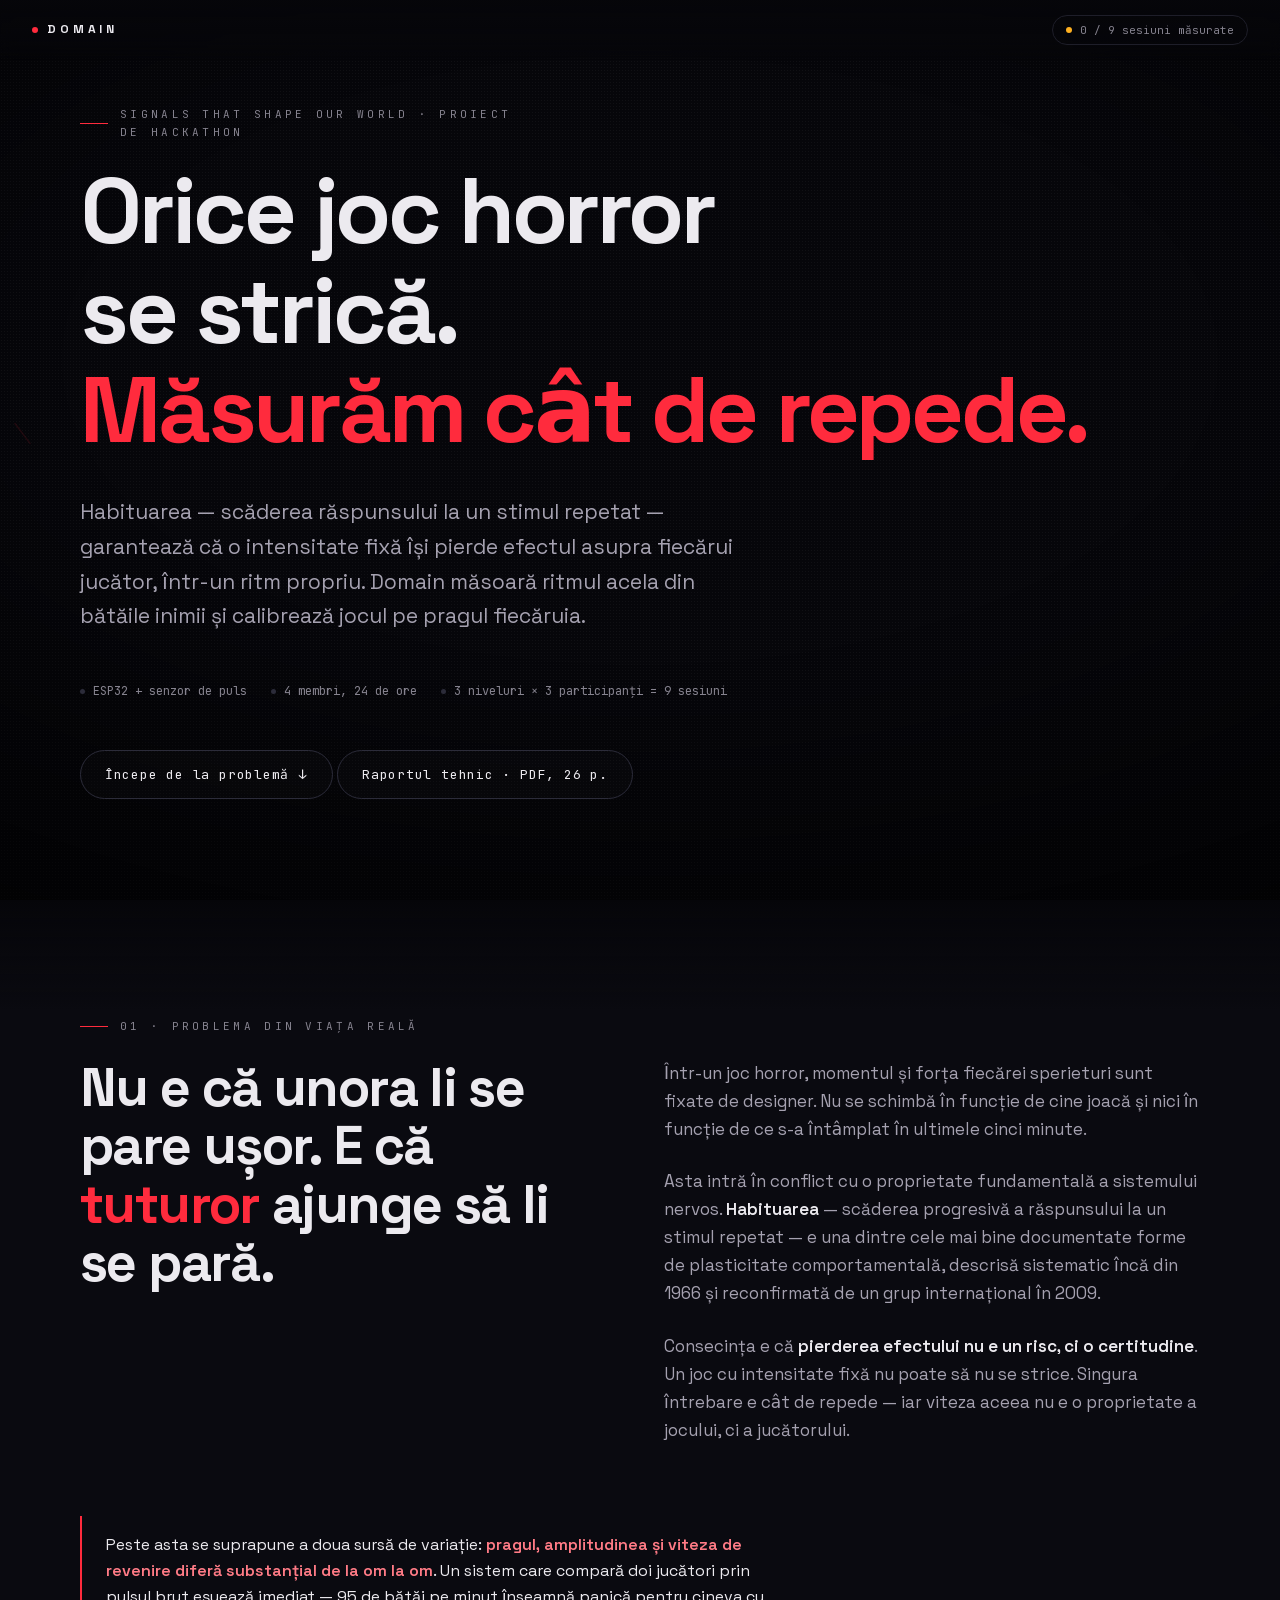
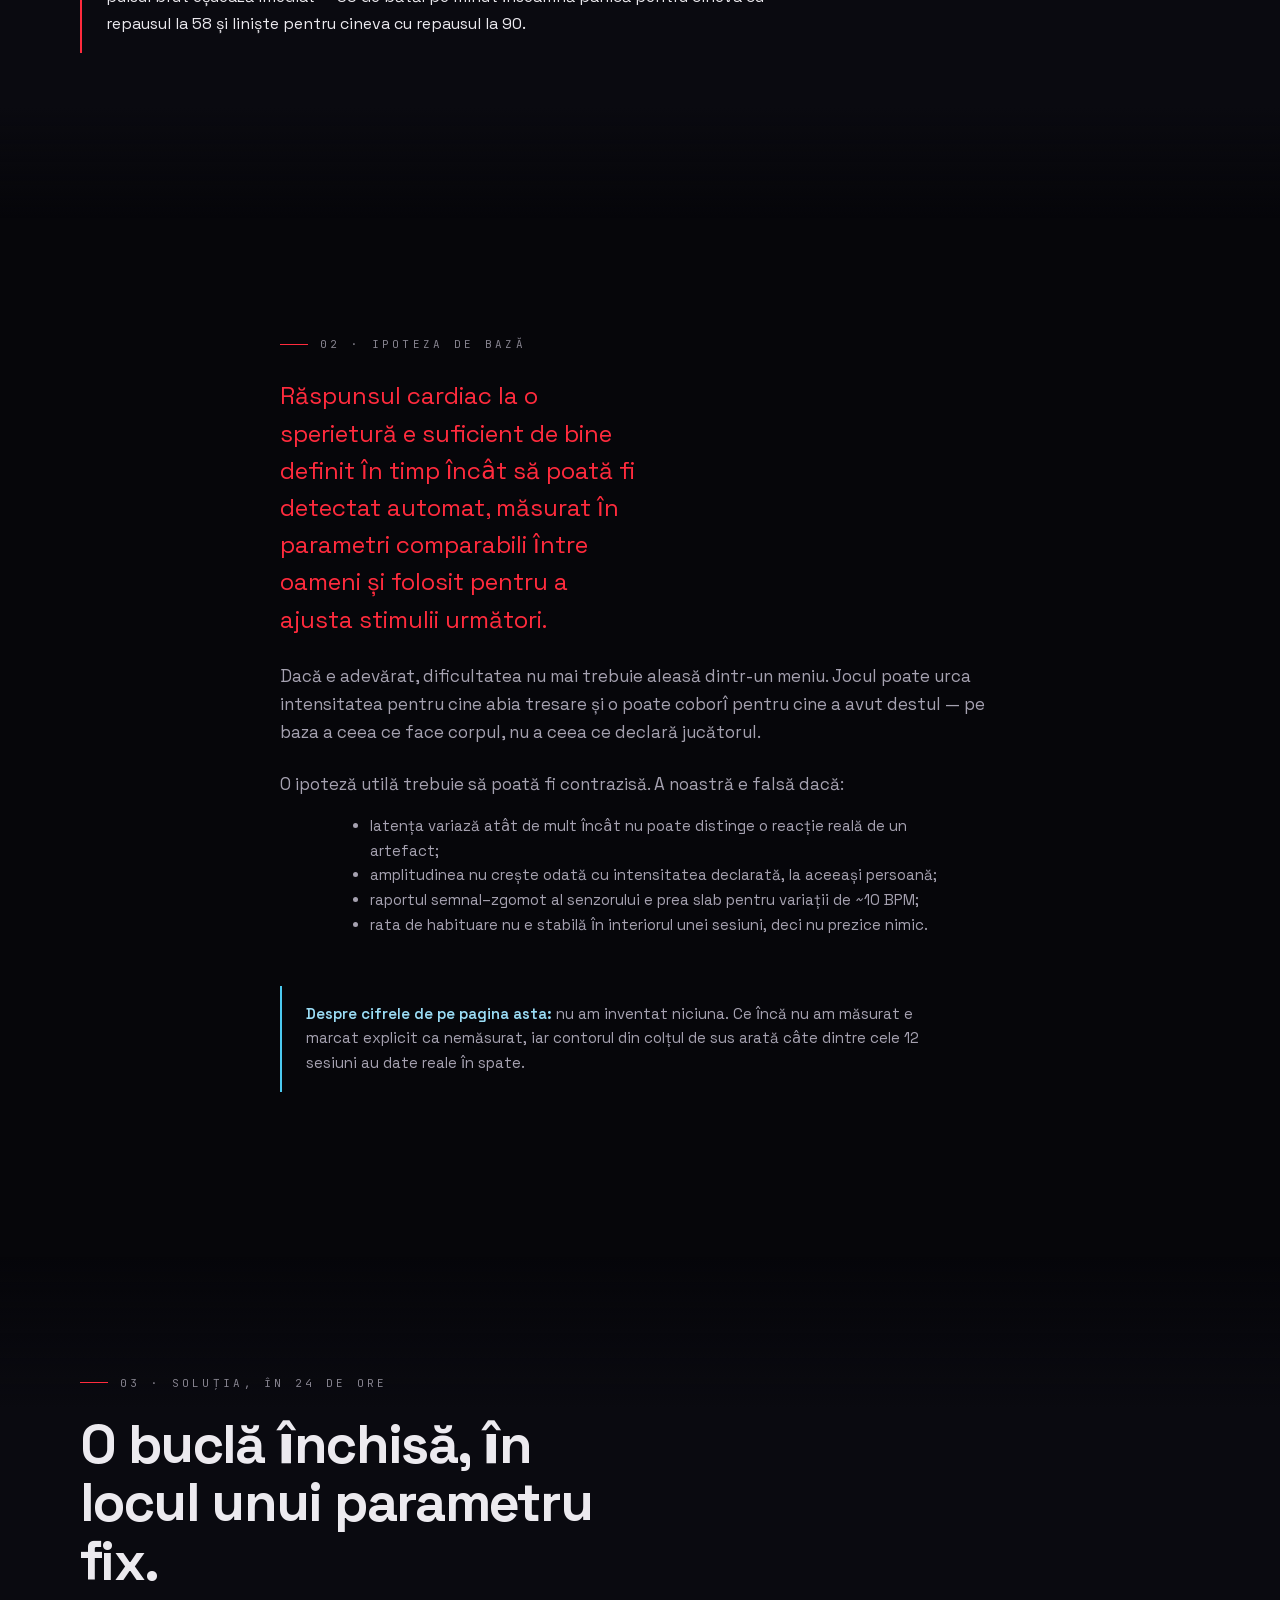
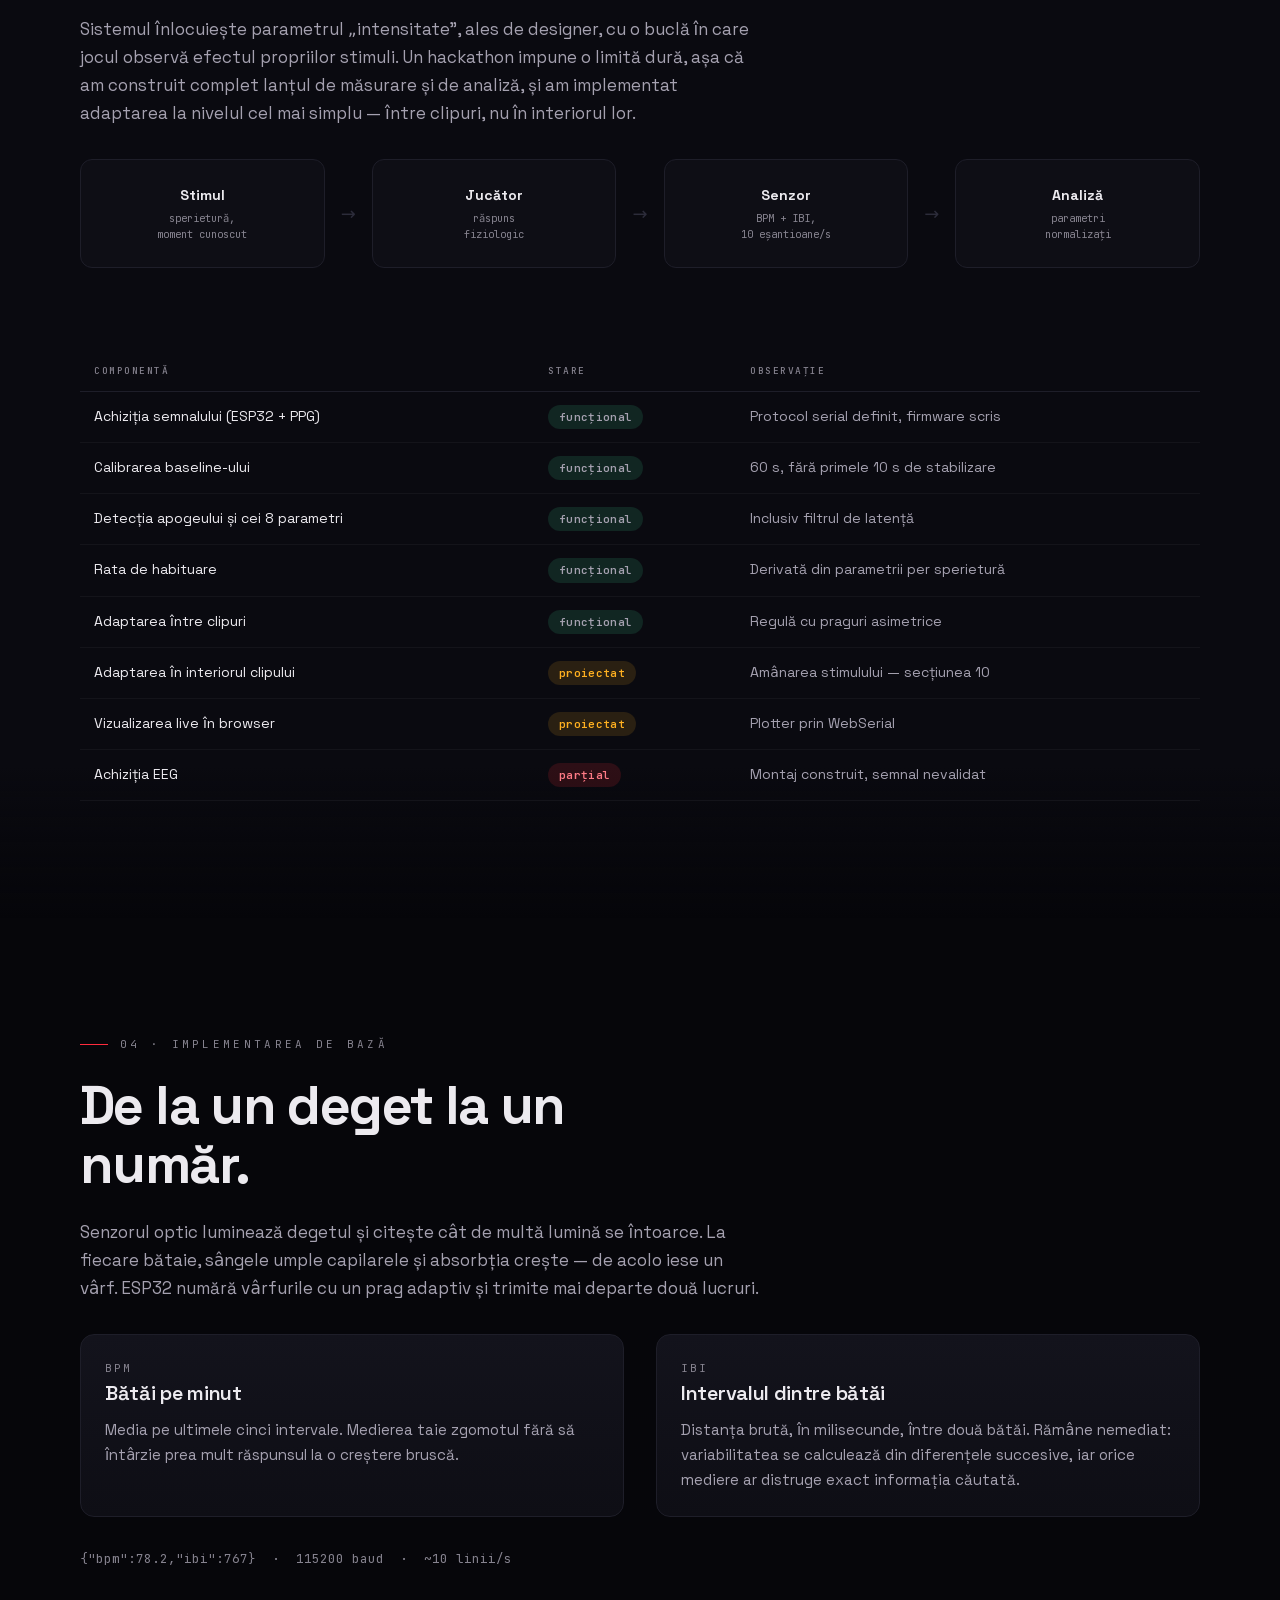
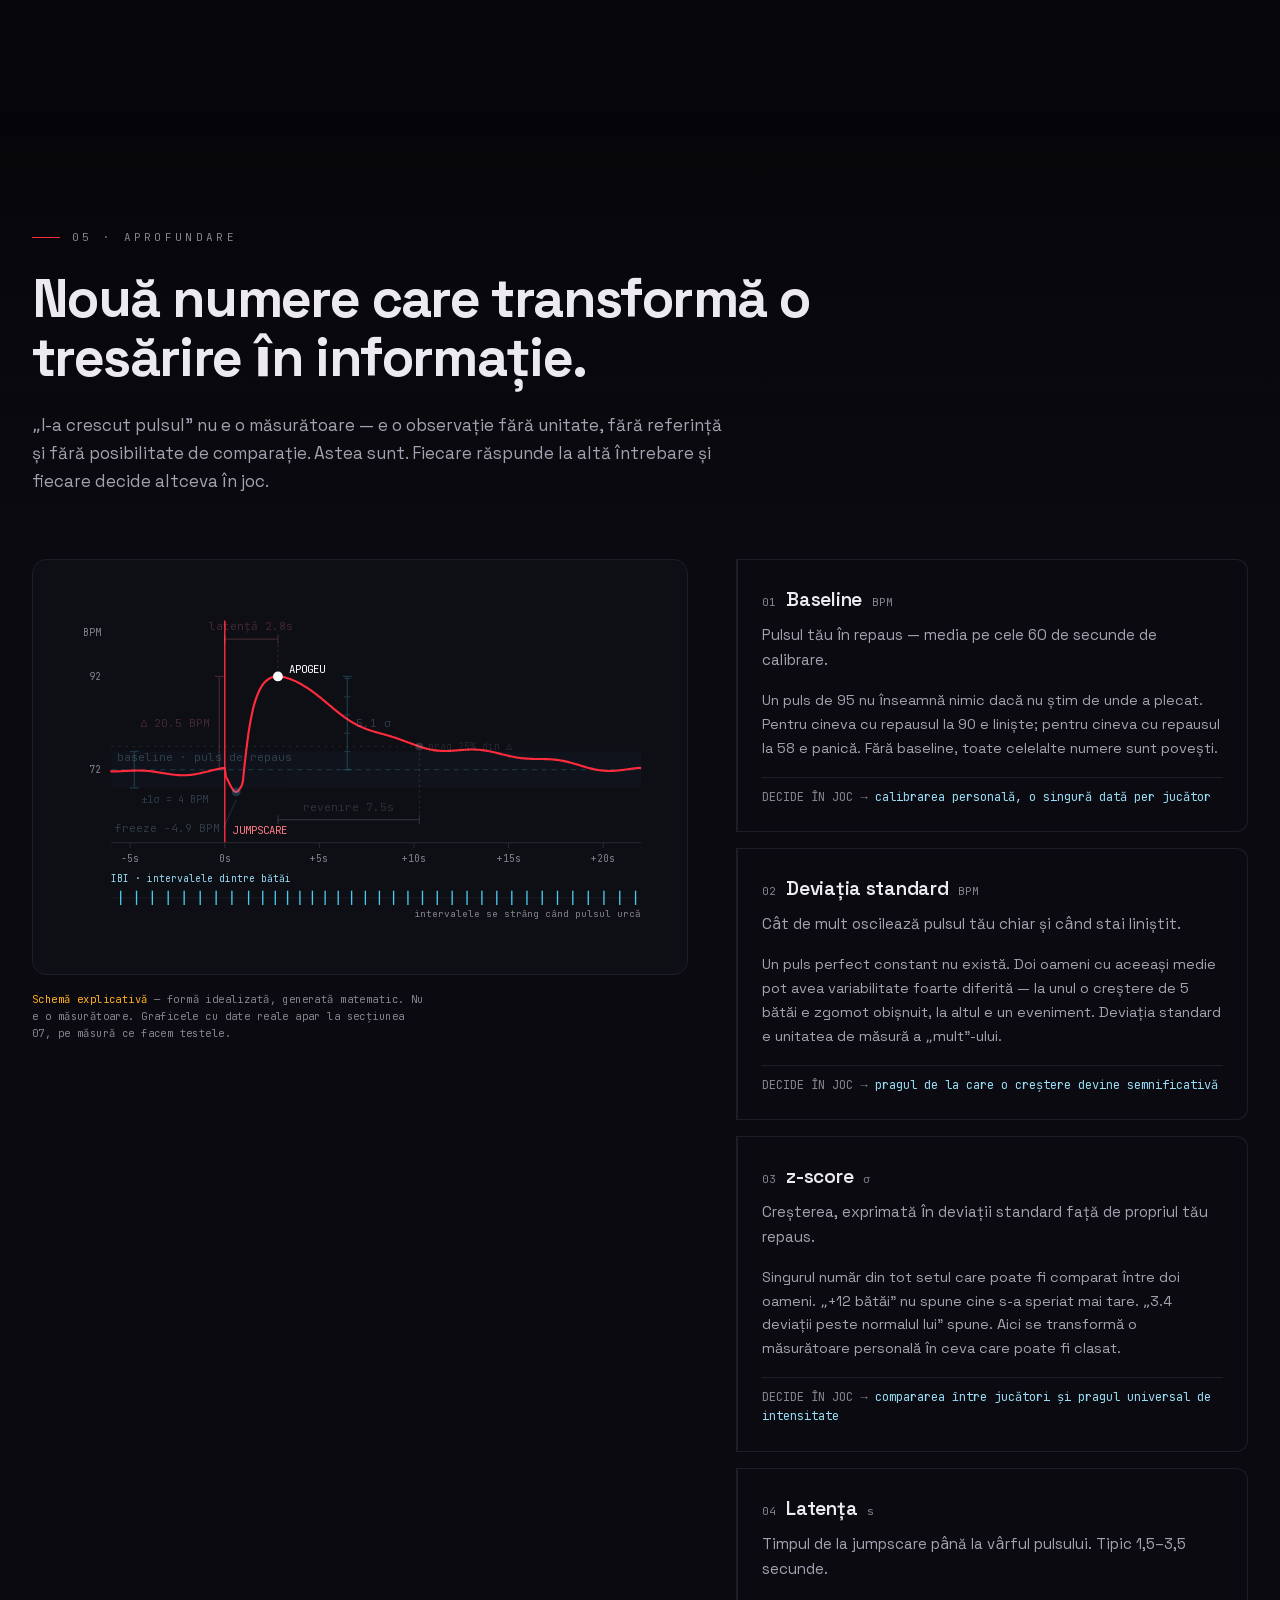
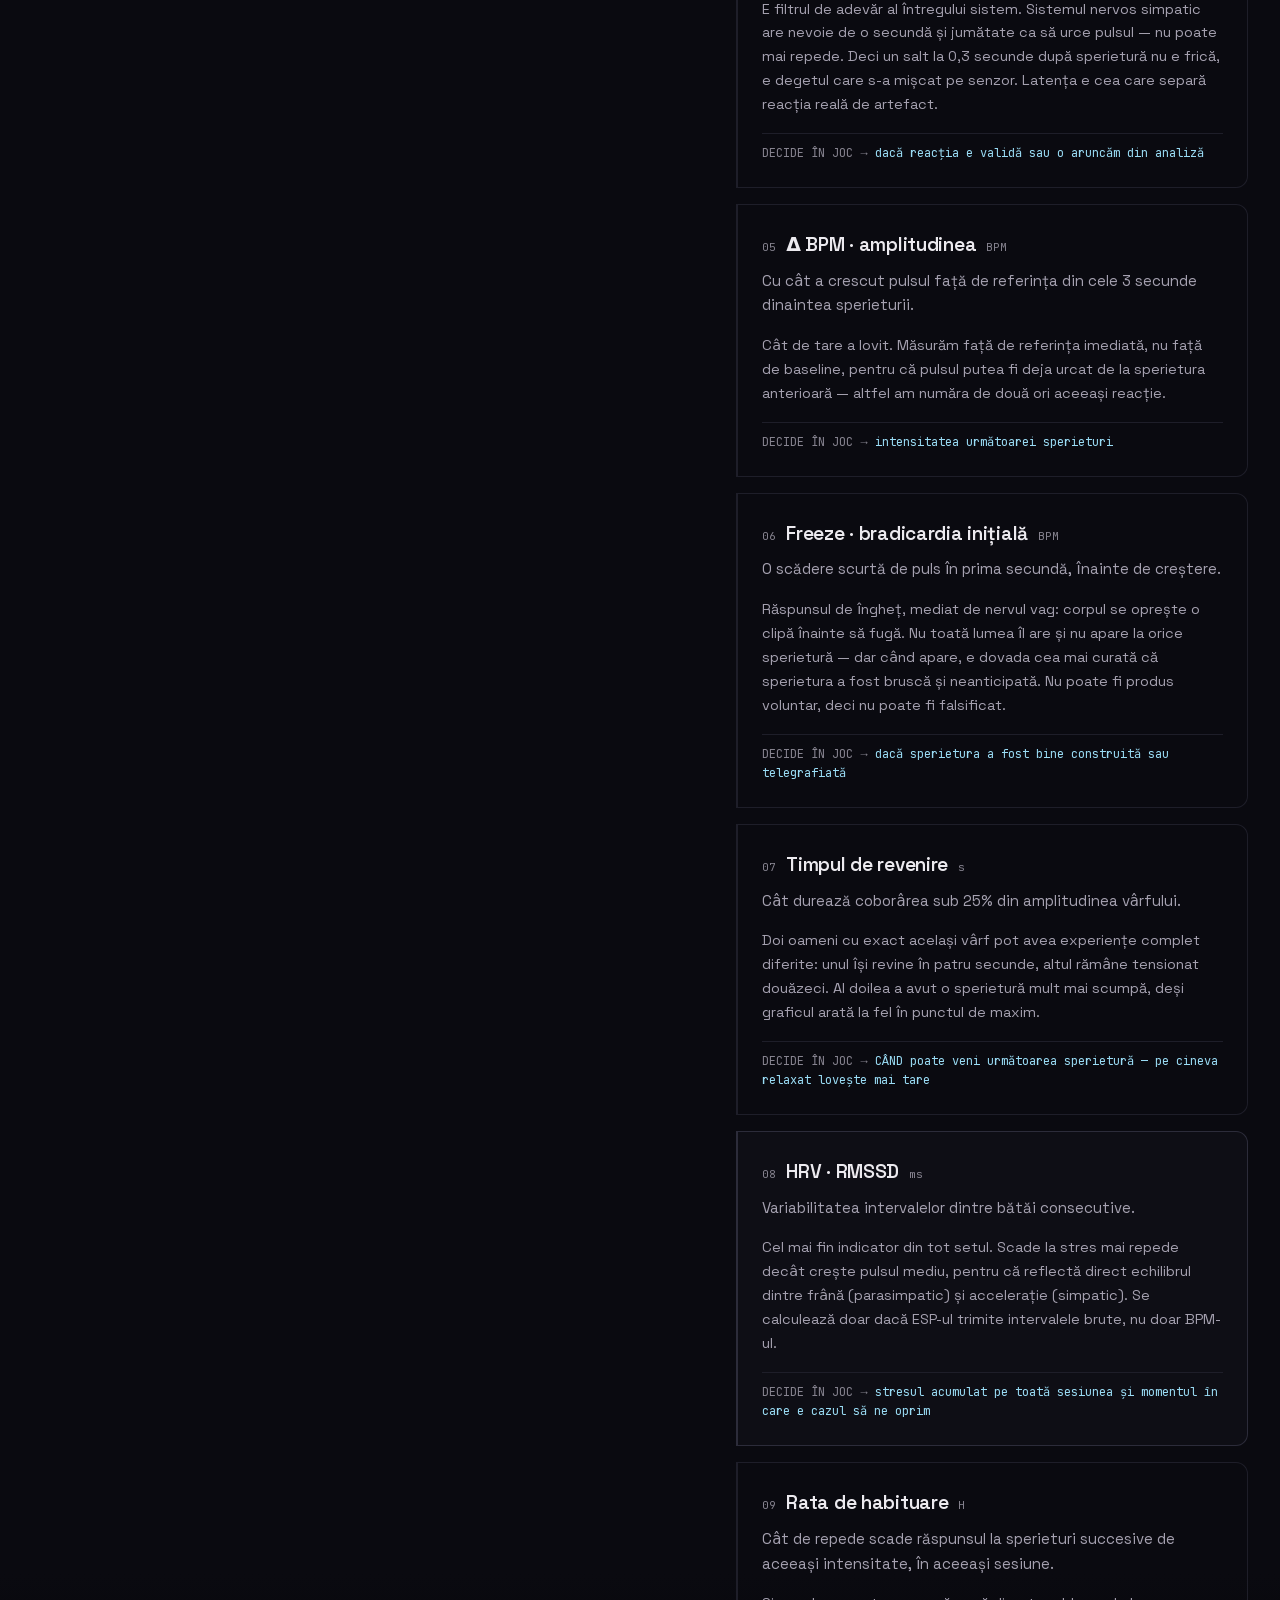
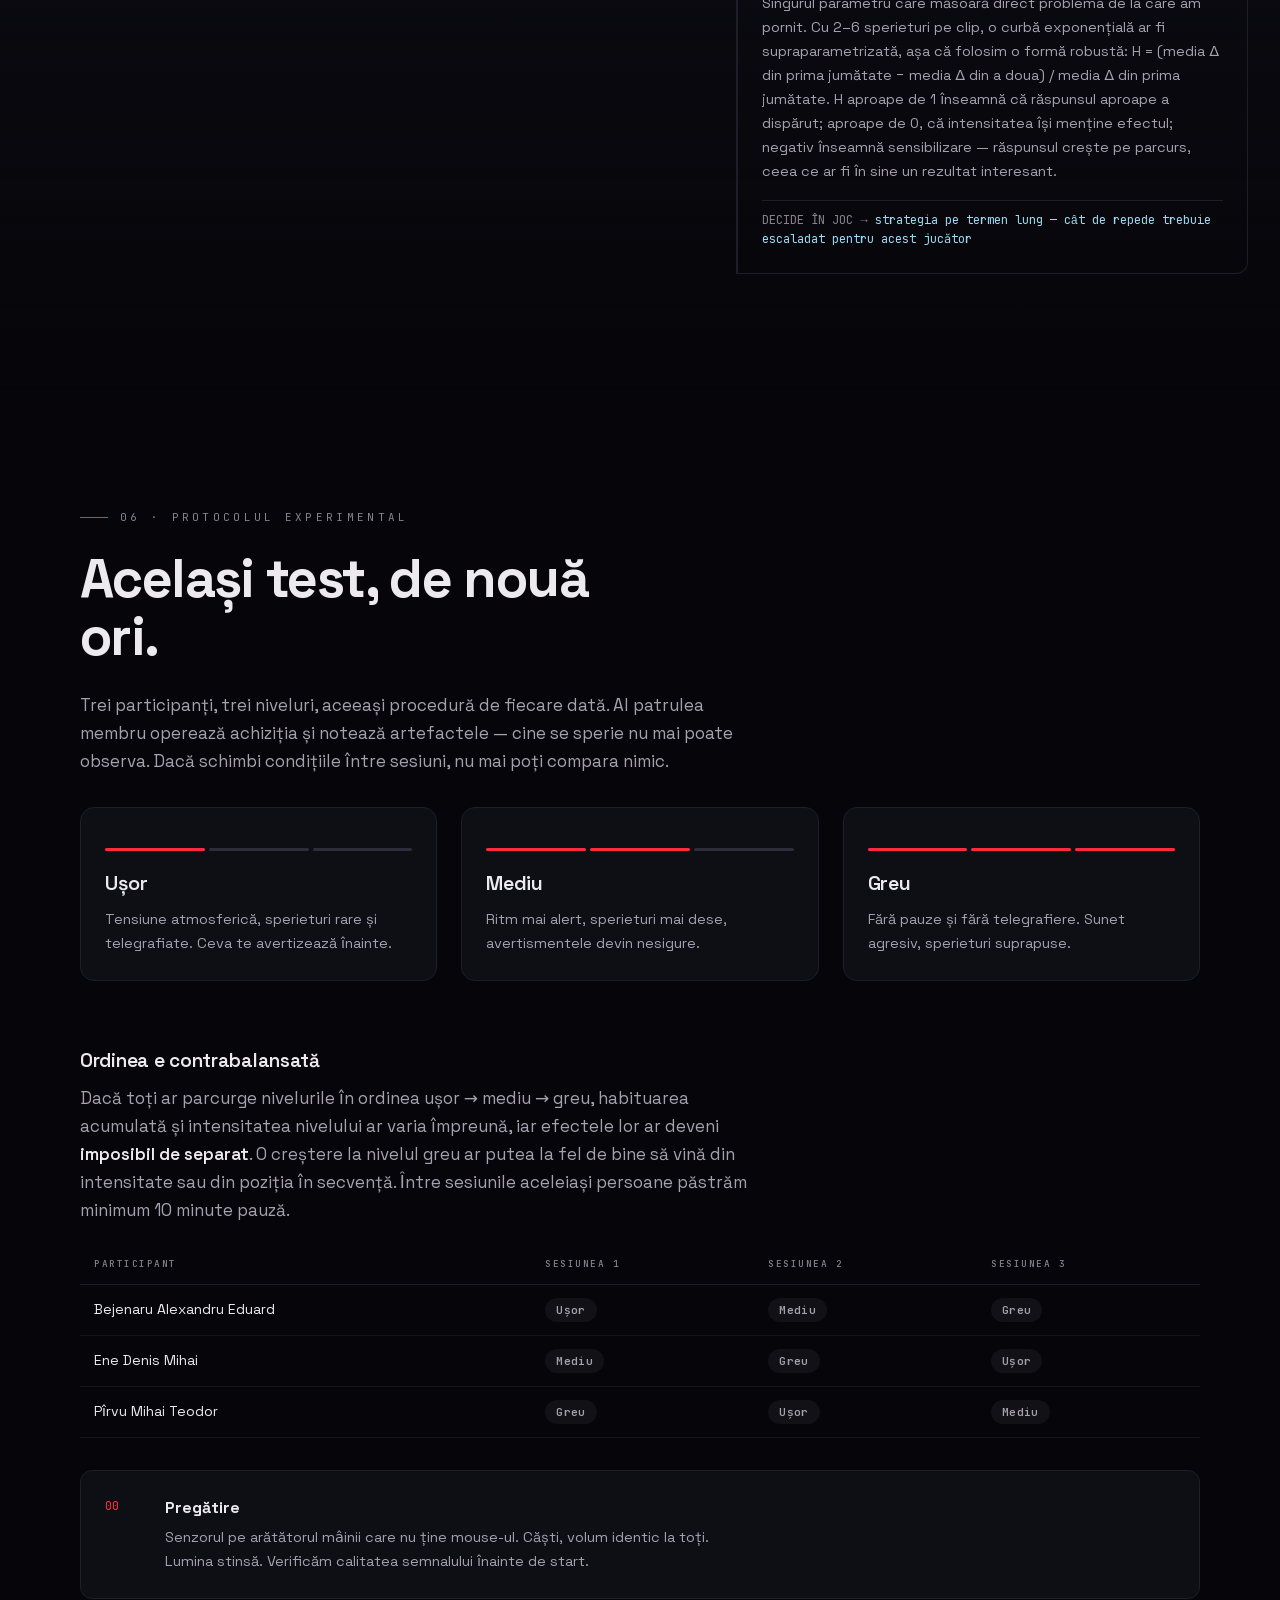
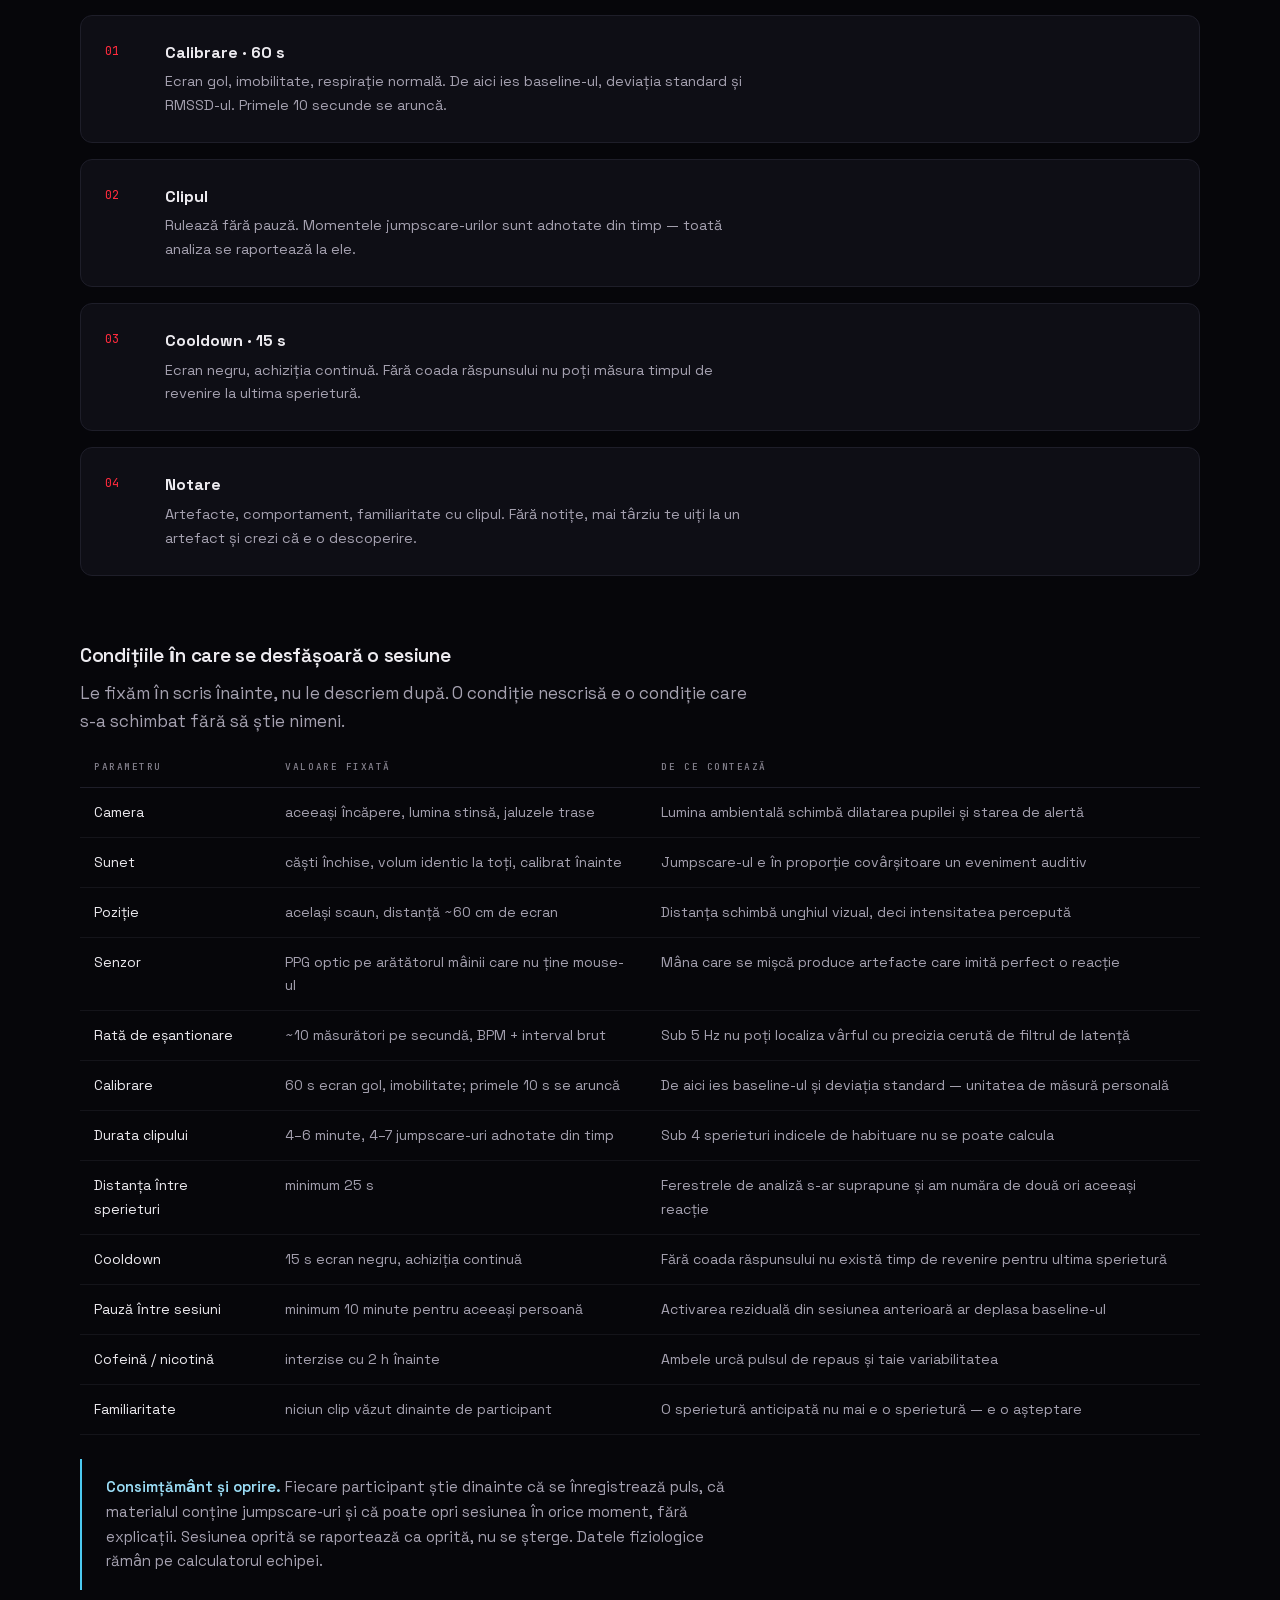
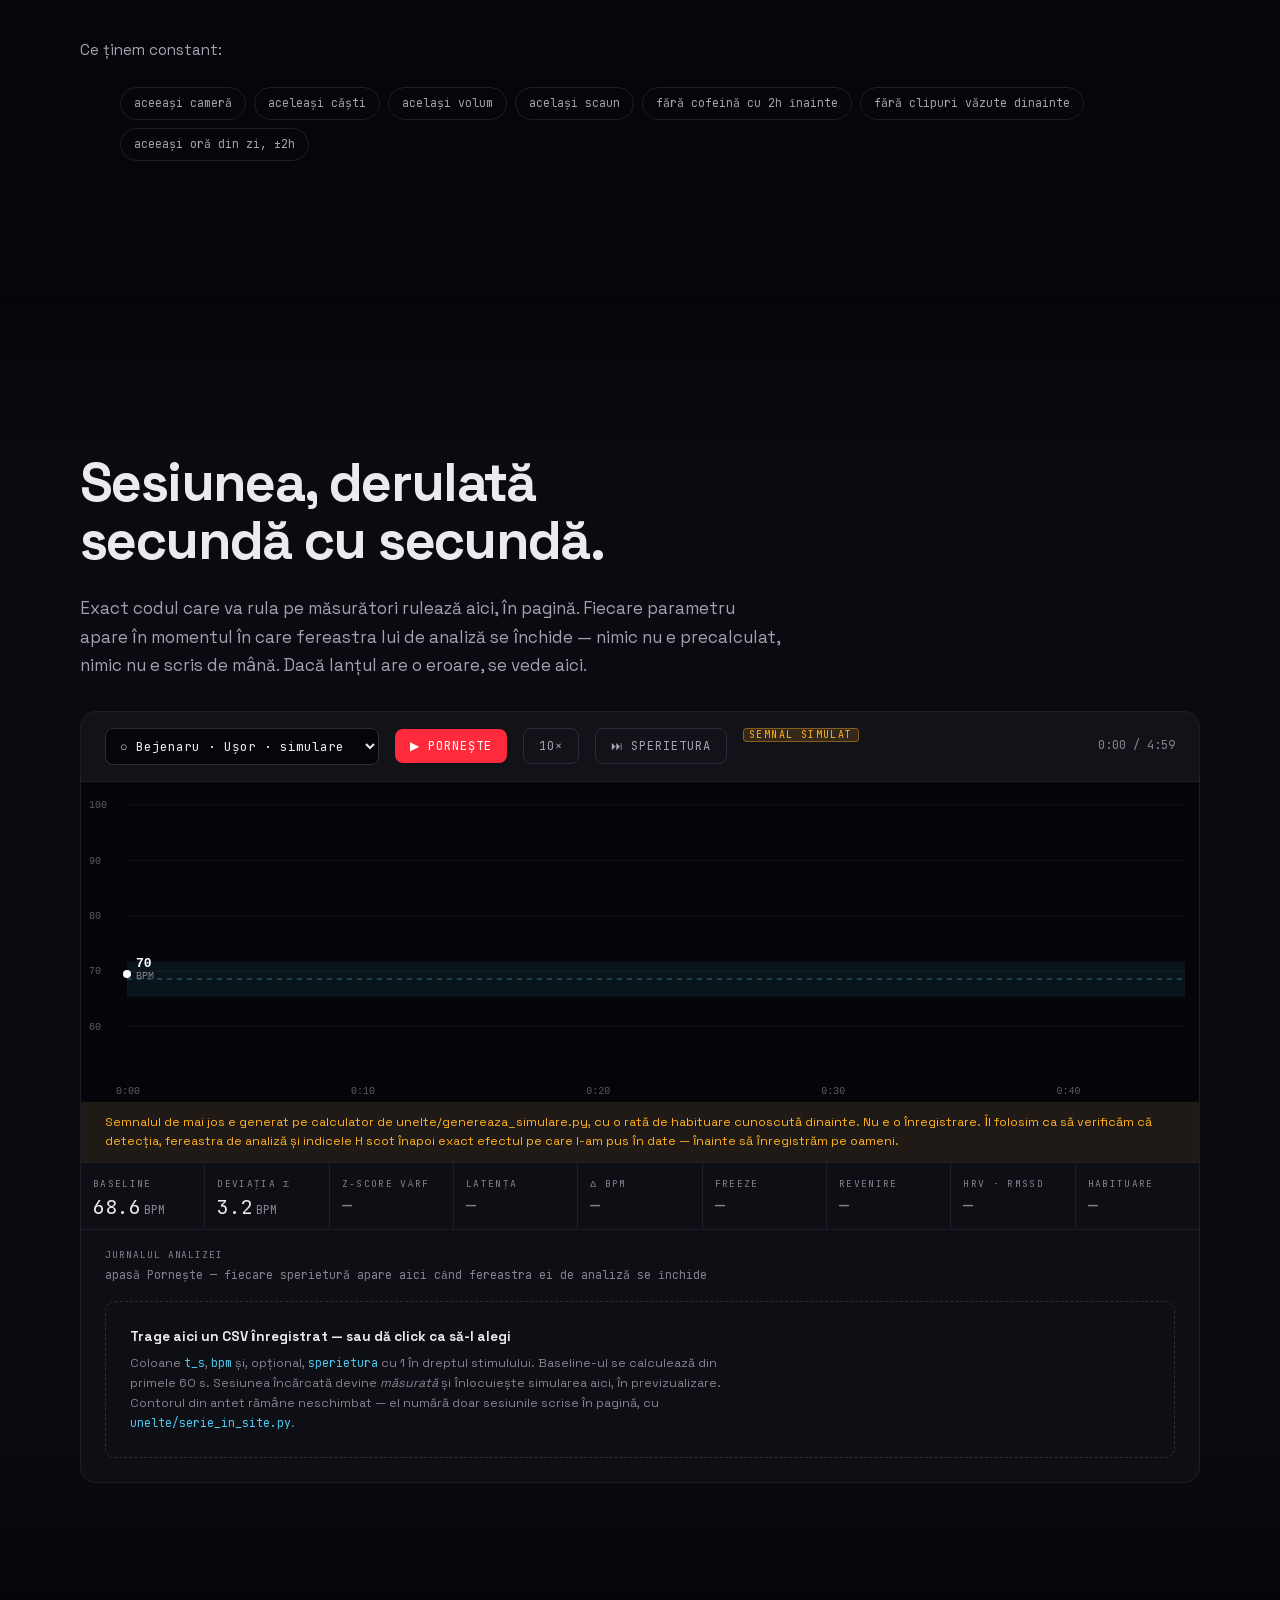
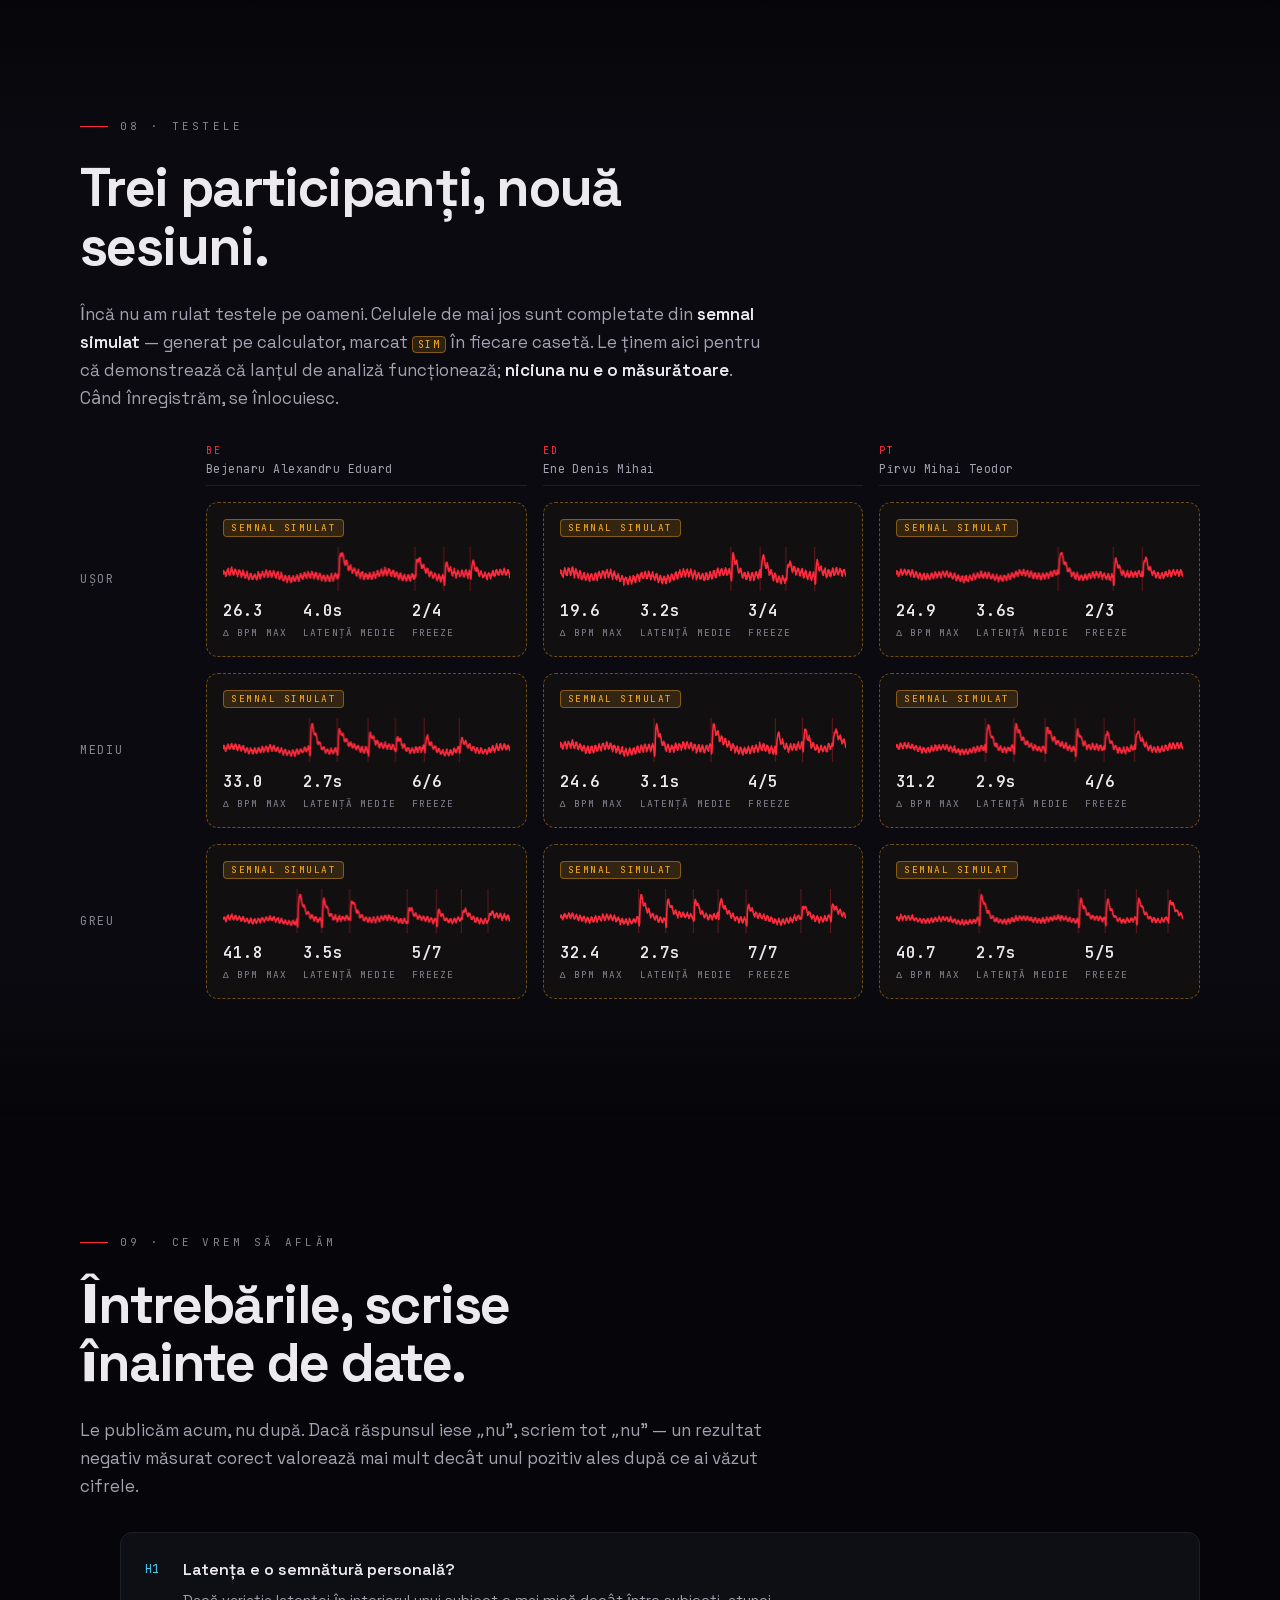
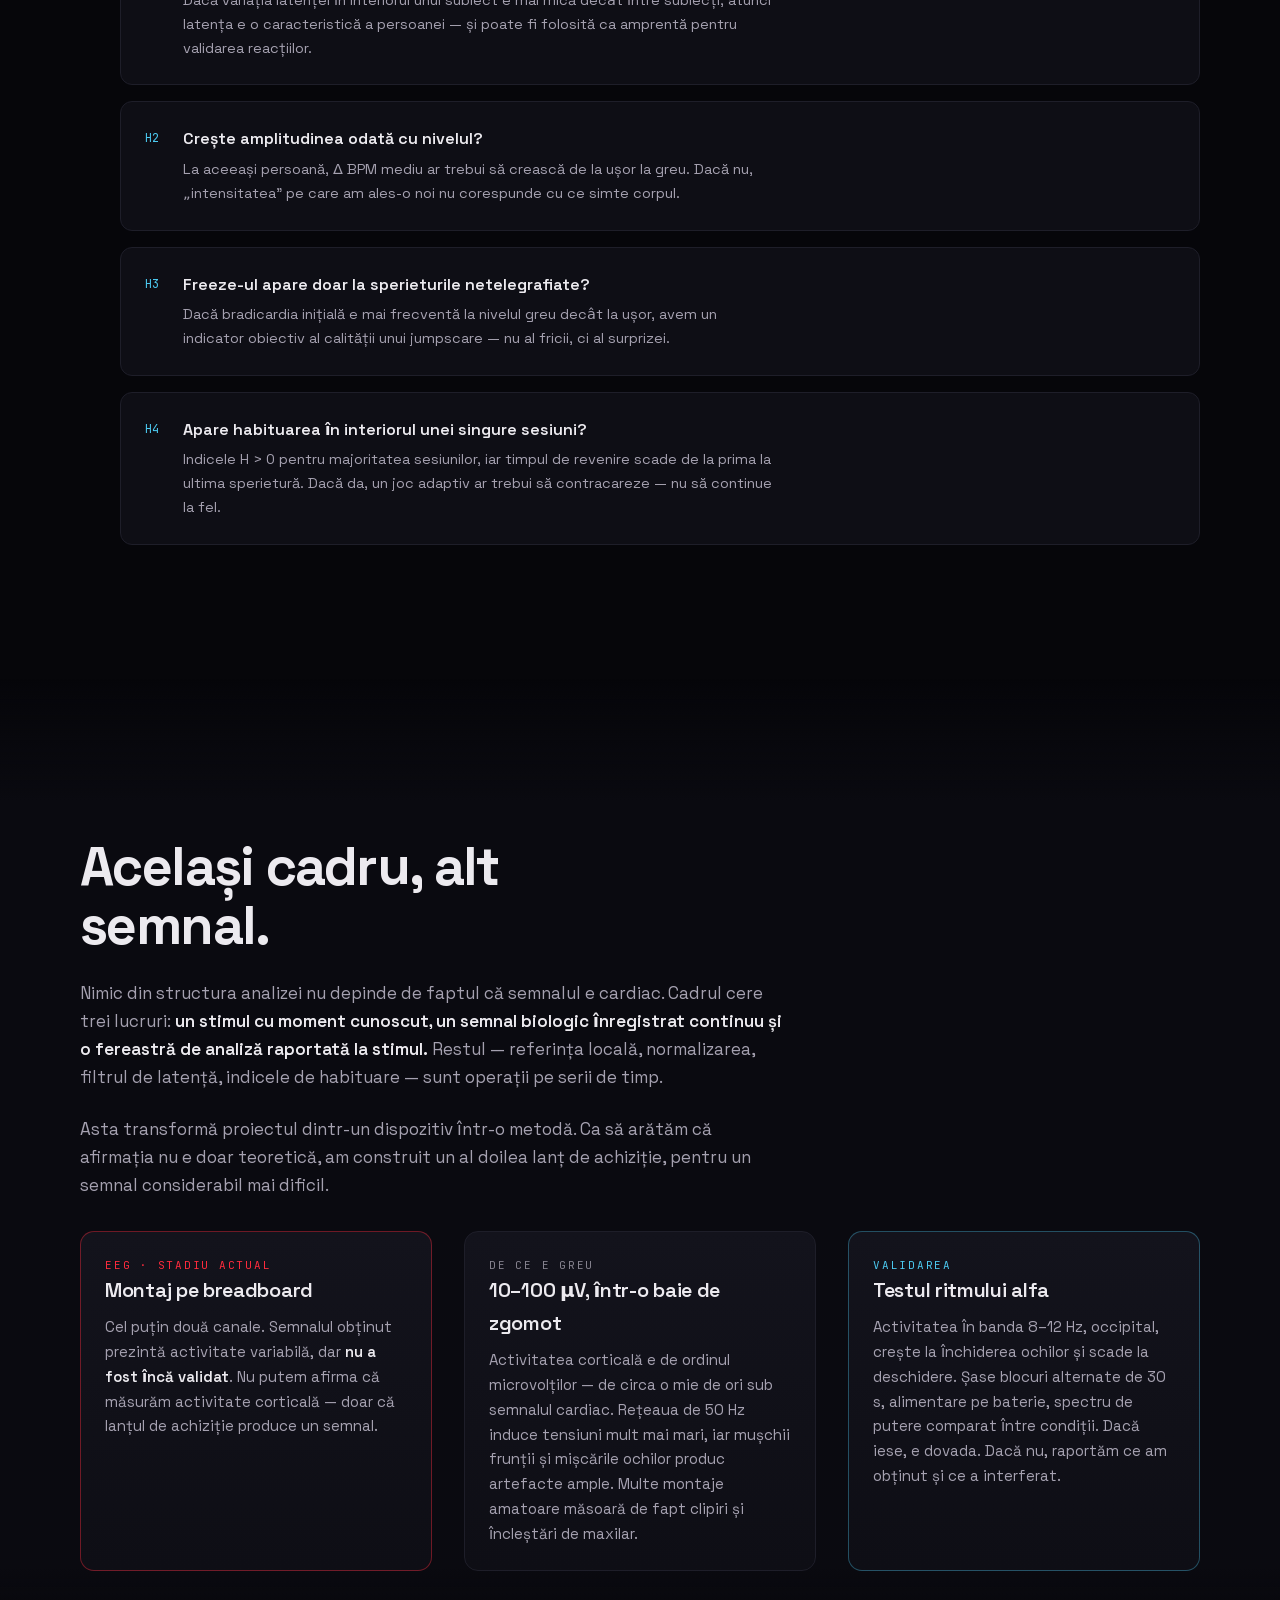
<file: index.html>
<!DOCTYPE html>
<html lang="ro">
<head>
<meta charset="utf-8">
<meta name="viewport" content="width=device-width, initial-scale=1">
<title>DOMAIN — Câte bătăi costă o sperietură?</title>
<meta name="description" content="Domain măsoară reacția inimii la fiecare jumpscare și calibrează intensitatea unui joc horror pe pragul fiecărui jucător.">
<style>
/* ═══════════════════════════════════════════════════════════════
   DOMAIN — site de prezentare. Un singur fișier, zero dependențe.
   Fonturile sunt încorporate, deci funcționează și fără internet.
   ═══════════════════════════════════════════════════════════════ */

@font-face{
  font-family:'Space Grotesk';font-style:normal;font-weight:300 700;font-display:swap;
  src:url([data-uri]) format('woff2');
  unicode-range:U+0000-00FF,U+2013-2014,U+2018-201D,U+2026,U+00B7,U+00D7,U+00B1,U+2212,U+2192,U+2191,U+2193,U+0394,U+2264,U+2265,U+221A,U+00B0,U+2022;
}
@font-face{
  font-family:'Space Grotesk';font-style:normal;font-weight:300 700;font-display:swap;
  src:url([data-uri]) format('woff2');
  unicode-range:U+0102-0103,U+00C2,U+00E2,U+00CE,U+00EE,U+0218-021B,U+015E-0163;
}
@font-face{
  font-family:'JetBrains Mono';font-style:normal;font-weight:400 700;font-display:swap;
  src:url([data-uri]) format('woff2');
  unicode-range:U+0000-00FF,U+2013-2014,U+2018-201D,U+2026,U+00B7,U+00D7,U+00B1,U+2212,U+2192,U+2191,U+2193,U+0394,U+2264,U+2265,U+221A,U+00B0,U+2022;
}
@font-face{
  font-family:'JetBrains Mono';font-style:normal;font-weight:400 700;font-display:swap;
  src:url([data-uri]) format('woff2');
  unicode-range:U+0102-0103,U+00C2,U+00E2,U+00CE,U+00EE,U+0218-021B,U+015E-0163;
}

:root{
  --bg:#06060a;
  --bg-2:#0a0a10;
  --panel:#0e0e15;
  --panel-2:#13131c;
  --line:#1e1e29;
  --line-2:#2c2c3a;
  --txt:#eceaef;
  --dim:#a5a1b0;
  --dim-2:#86838f;
  --red:#ff2b3d;
  --red-soft:#ff7b86;
  --cyan:#4cc9f0;
  --cyan-soft:#9adcf5;
  --amber:#ffb020;
  --display:'Space Grotesk',ui-sans-serif,system-ui,-apple-system,'Segoe UI',Roboto,sans-serif;
  --mono:'JetBrains Mono',ui-monospace,'SF Mono','Cascadia Mono',Menlo,Consolas,monospace;
  --ease:cubic-bezier(.16,1,.3,1);
  --s1:8px; --s2:16px; --s3:24px; --s4:32px; --s5:48px; --s6:64px; --s7:96px;
}

*{box-sizing:border-box}
html{scroll-behavior:smooth}
body{
  margin:0;background:var(--bg);color:var(--txt);
  font-family:var(--display);font-size:17px;line-height:1.65;
  -webkit-font-smoothing:antialiased;overflow-x:hidden;
}
::selection{background:var(--red);color:#fff}
img,video{max-width:100%;display:block}

/* ── fundal: traseul cardiac al paginii ── */
#trace{
  position:fixed;inset:0;width:100%;height:100%;z-index:0;
  opacity:.11;pointer-events:none;
}
#grain{
  position:fixed;inset:0;z-index:1;pointer-events:none;opacity:.045;
  background-image:radial-gradient(circle at 50% 50%,#fff .5px,transparent .6px);
  background-size:3px 3px;
}
#vig{
  position:fixed;inset:0;z-index:1;pointer-events:none;
  background:radial-gradient(ellipse 100% 75% at 50% 40%,transparent 45%,rgba(0,0,0,.7) 100%);
}

/* ── bara de progres + navigație ── */
#rail{
  position:fixed;top:0;left:0;height:2px;width:100%;z-index:40;
  background:transparent;
}
#rail>i{
  display:block;height:100%;width:0;transform-origin:0 50%;
  background:linear-gradient(90deg,var(--cyan),var(--red));
}
#nav{
  position:fixed;top:0;left:0;right:0;z-index:39;height:60px;
  display:flex;align-items:center;gap:var(--s3);padding:0 var(--s4);
  background:linear-gradient(180deg,rgba(6,6,10,.94),rgba(6,6,10,.6) 70%,transparent);
  backdrop-filter:blur(8px);
}
.mark{font-weight:700;letter-spacing:.32em;font-size:12px;display:flex;align-items:center;gap:9px}
.mark .b{width:6px;height:6px;border-radius:50%;background:var(--red)}
#status{
  margin-left:auto;font-family:var(--mono);font-size:11px;color:var(--dim-2);
  border:1px solid var(--line);border-radius:99px;padding:5px 13px;
  display:flex;align-items:center;gap:8px;
}
#status .d{width:6px;height:6px;border-radius:50%;background:var(--amber)}
#status.done .d{background:var(--cyan)}
.skip{
  position:fixed;left:0;top:0;background:var(--red);color:#fff;
  padding:10px 16px;border-radius:0 0 8px 0;z-index:100;text-decoration:none;
  transform:translateY(-140%);transition:transform .2s var(--ease);
}
.skip:focus{transform:none}

/* ── layout ── */
main{position:relative;z-index:2}
.sec{padding:clamp(80px,13vh,150px) var(--s4);position:relative}
.inner{width:100%;max-width:1120px;margin:0 auto}
.inner.wide{max-width:1260px}
.narrow{max-width:720px}
.sec.alt{background:linear-gradient(180deg,transparent,var(--bg-2) 12%,var(--bg-2) 88%,transparent)}

.eyebrow{
  font-family:var(--mono);font-size:11px;letter-spacing:.3em;text-transform:uppercase;
  color:var(--dim-2);margin:0 0 var(--s3);display:flex;align-items:center;gap:12px;
}
.eyebrow::before{
  content:'';width:28px;height:1px;background:var(--red);flex:none;
}
h1{
  font-size:clamp(42px,7.4vw,92px);line-height:1.02;letter-spacing:-.035em;
  font-weight:700;margin:0 0 var(--s4);
}
h2{
  font-size:clamp(30px,4.4vw,54px);line-height:1.08;letter-spacing:-.03em;
  font-weight:700;margin:0 0 var(--s3);max-width:16ch;
}
h3{font-size:20px;letter-spacing:-.015em;font-weight:600;margin:0 0 var(--s1)}
p{margin:0 0 var(--s3);max-width:66ch;color:var(--dim)}
p.big{font-size:clamp(19px,2.1vw,24px);line-height:1.55;color:var(--txt);max-width:24ch}
p strong{color:var(--txt);font-weight:600}
.accent{color:var(--red)}
.cy{color:var(--cyan)}
a{color:var(--cyan);text-decoration-color:rgba(76,201,240,.35);text-underline-offset:3px}
a:hover{text-decoration-color:var(--cyan)}
a:focus-visible,button:focus-visible{outline:2px solid var(--cyan);outline-offset:3px;border-radius:4px}

/* ── revelare la scroll ── */
.fr{opacity:0;transform:translateY(26px);transition:opacity .8s var(--ease),transform .8s var(--ease)}
.fr.in{opacity:1;transform:none}
.fr[data-d="1"]{transition-delay:.08s}
.fr[data-d="2"]{transition-delay:.16s}
.fr[data-d="3"]{transition-delay:.24s}
.fr[data-d="4"]{transition-delay:.32s}

/* ── hero ── */
#hero{
  min-height:100svh;display:flex;align-items:center;
  padding-top:100px;padding-bottom:var(--s7);
}
.rw{display:block;overflow:hidden;padding-bottom:.06em}
.rw>span{
  display:block;transform:translateY(105%);
  transition:transform 1s var(--ease);
}
#hero.go .rw>span{transform:none}
#hero.go .rw:nth-of-type(2)>span{transition-delay:.09s}
#hero.go .rw:nth-of-type(3)>span{transition-delay:.18s}
.hero-sub{font-size:clamp(17px,1.8vw,21px);max-width:52ch;color:var(--dim)}
.hero-meta{
  display:flex;gap:var(--s3);flex-wrap:wrap;margin-top:var(--s5);
  font-family:var(--mono);font-size:12px;color:var(--dim-2);
}
.hero-meta span{display:flex;align-items:center;gap:8px}
.hero-meta span::before{content:'';width:5px;height:5px;border-radius:50%;background:var(--line-2)}
.cta{
  display:inline-flex;align-items:center;gap:10px;margin-top:var(--s5);
  font-family:var(--mono);font-size:13px;letter-spacing:.06em;color:var(--txt);
  border:1px solid var(--line-2);border-radius:99px;padding:13px 24px;
  text-decoration:none;transition:.25s var(--ease);background:rgba(255,255,255,.015);
}
.cta:hover,.cta:focus-visible{border-color:var(--red);transform:translateY(-2px);background:rgba(255,43,61,.06)}
.cta .ar{transition:transform .25s var(--ease)}
.cta:hover .ar{transform:translateY(3px)}

/* ── notă de onestitate ── */
.honest{
  border-left:2px solid var(--cyan);padding:var(--s2) 0 var(--s2) var(--s3);
  margin:var(--s5) 0;max-width:60ch;
}
.honest p{margin:0;font-size:15px;color:var(--dim)}
.honest b{color:var(--cyan-soft);font-weight:600}

/* ── grile generice ── */
.cols{display:grid;gap:var(--s4)}
.c2{grid-template-columns:repeat(auto-fit,minmax(280px,1fr))}
.c3{grid-template-columns:repeat(auto-fit,minmax(240px,1fr))}
.card{
  border:1px solid var(--line);border-radius:14px;padding:var(--s3);
  background:linear-gradient(180deg,var(--panel-2),var(--panel));
}
.card .n{font-family:var(--mono);font-size:11px;color:var(--dim-2);letter-spacing:.16em}
.card p{font-size:15px;margin:var(--s1) 0 0}

/* ── lanțul hardware ── */
.chain{display:flex;flex-wrap:wrap;gap:var(--s2);align-items:stretch;margin:var(--s4) 0}
.chain .node{
  flex:1 1 150px;border:1px solid var(--line);border-radius:12px;padding:var(--s3) var(--s2);
  background:var(--panel);text-align:center;position:relative;
}
.chain .node b{display:block;font-size:14px;margin-bottom:4px}
.chain .node span{font-family:var(--mono);font-size:10.5px;color:var(--dim-2);line-height:1.5;display:block}
.chain .ar{
  display:flex;align-items:center;color:var(--line-2);font-size:18px;flex:none;
}
@media (max-width:760px){
  .chain{flex-direction:column;align-items:stretch}
  .chain .ar{align-self:center;height:22px;justify-content:center;transform:rotate(90deg)}
}

/* ── secțiunea parametri: diagramă lipită + listă ── */
.param-wrap{display:grid;grid-template-columns:1.18fr .92fr;gap:var(--s5);align-items:start}
@media (max-width:980px){.param-wrap{grid-template-columns:1fr;gap:var(--s4)}}
.diag-hold{position:sticky;top:90px}
@media (max-width:980px){
  .diag-hold{position:sticky;top:60px;background:var(--bg);padding:var(--s2) 0;z-index:3}
}
.diag-frame{
  border:1px solid var(--line);border-radius:14px;background:var(--panel);
  padding:var(--s2);overflow:hidden;
}
.diag-frame svg{width:100%;height:auto;display:block}
.diag-note{
  font-family:var(--mono);font-size:10.5px;color:var(--dim-2);
  margin-top:var(--s2);letter-spacing:.04em;line-height:1.6;
}
.diag-note b{color:var(--amber);font-weight:400}

.plist{display:flex;flex-direction:column;gap:var(--s2)}
.param{
  border:1px solid var(--line);border-left:2px solid var(--line);border-radius:0 12px 12px 0;
  padding:var(--s3);background:transparent;transition:.4s var(--ease);
}
.param.on{border-left-color:var(--red);background:var(--panel);border-color:var(--line-2)}
.param .hd{display:flex;align-items:baseline;gap:10px;margin-bottom:var(--s1)}
.param .ix{font-family:var(--mono);font-size:11px;color:var(--dim-2)}
.param h3{margin:0;font-size:19px}
.param .def{font-size:15px;color:var(--dim);margin:0 0 var(--s2)}
.param .why{font-size:14.5px;color:var(--dim);margin:0 0 var(--s2);max-width:none}
.param .dec{
  font-family:var(--mono);font-size:12px;line-height:1.6;color:var(--cyan-soft);
  border-top:1px solid var(--line);padding-top:10px;margin:0;
}
.param .dec::before{content:'DECIDE ÎN JOC → ';color:var(--dim-2)}

/* elemente din diagramă */
.an{opacity:.22;transition:opacity .45s var(--ease)}
.an.on{opacity:1}

/* ── protocol ── */
.steps{counter-reset:st;display:flex;flex-direction:column;gap:var(--s2);margin-top:var(--s4)}
.step{
  display:flex;gap:var(--s3);border:1px solid var(--line);border-radius:12px;
  padding:var(--s3);background:var(--panel);align-items:flex-start;
}
.step .k{
  font-family:var(--mono);font-size:12px;color:var(--red);flex:none;width:36px;
  padding-top:2px;
}
.step b{display:block;margin-bottom:4px;font-size:16px}
.step p{margin:0;font-size:14.5px}
.ctrl{display:flex;flex-wrap:wrap;gap:var(--s1);margin-top:var(--s3)}
.ctrl li{
  list-style:none;font-family:var(--mono);font-size:11.5px;color:var(--dim);
  border:1px solid var(--line);border-radius:99px;padding:6px 13px;
}

/* ── nivelele ── */
.lvls{display:grid;grid-template-columns:repeat(auto-fit,minmax(260px,1fr));gap:var(--s3);margin-top:var(--s4)}
.lvl{border:1px solid var(--line);border-radius:14px;padding:var(--s3);background:var(--panel)}
.pips{display:flex;gap:4px;margin:var(--s2) 0}
.pips i{height:3px;flex:1;border-radius:3px;background:var(--line-2)}
.pips i.on{background:var(--red)}

/* ── previzualizarea live ── */
.pv{border:1px solid var(--line);border-radius:16px;background:var(--panel);overflow:hidden;margin-top:var(--s4)}
.pv-bar{
  display:flex;gap:var(--s2);align-items:center;flex-wrap:wrap;
  padding:var(--s2) var(--s3);border-bottom:1px solid var(--line);background:rgba(255,255,255,.015);
}
.pv-bar select{
  font-family:var(--mono);font-size:12.5px;color:var(--txt);background:var(--bg);
  border:1px solid var(--line-2);border-radius:8px;padding:8px 10px;min-width:210px;
}
.pv-btn{
  font-family:var(--mono);font-size:12px;letter-spacing:.08em;text-transform:uppercase;
  color:#fff;background:var(--red);border:0;border-radius:8px;padding:9px 15px;cursor:pointer;
  transition:.2s var(--ease);
}
.pv-btn:hover{filter:brightness(1.12)}
.pv-btn.ghost{background:transparent;color:var(--dim);border:1px solid var(--line-2);min-width:52px}
.pv-btn.ghost:hover{color:var(--txt);border-color:var(--line-2)}
.pv-clock{font-family:var(--mono);font-size:12px;color:var(--dim-2);margin-left:auto}
.pv-stage{position:relative;background:#050509}
.pv-stage canvas{display:block;width:100%;height:320px}
@media (max-width:760px){.pv-stage canvas{height:230px}}
.pv-empty{
  position:absolute;inset:0;display:flex;align-items:center;justify-content:center;
  font-family:var(--mono);font-size:12px;color:var(--dim-2);letter-spacing:.1em;
  text-transform:uppercase;pointer-events:none;
}
.pv-note{
  margin:0;padding:11px var(--s3);font-size:12.5px;line-height:1.55;color:#ffb020;
  background:rgba(255,176,32,.07);border-bottom:1px solid var(--line);
  max-width:none;width:100%;box-sizing:border-box;
}
.pv-note.mas{color:var(--cyan);background:rgba(76,201,240,.06)}
.pv-grid{
  display:grid;grid-template-columns:repeat(auto-fit,minmax(124px,1fr));
  gap:1px;background:var(--line);border-bottom:1px solid var(--line);
}
@media (min-width:1000px){ .pv-grid{grid-template-columns:repeat(9,1fr)} }
@media (max-width:520px){ .pv-grid{grid-template-columns:repeat(2,1fr)} }
.pv-cell{background:var(--panel);padding:13px 12px 12px;min-width:0;overflow:hidden}
.pv-cell .k{font-family:var(--mono);font-size:9.5px;letter-spacing:.14em;text-transform:uppercase;color:var(--dim-2)}
.pv-cell .v{font-family:var(--mono);font-size:20px;color:var(--txt);margin-top:5px;line-height:1;transition:color .3s}
.pv-cell .v.hot{color:var(--red)}
.pv-cell .v.na{color:var(--dim-2);font-size:17px}
.pv-cell .u{font-size:12px;color:var(--dim-2);margin-left:3px}
.pv-log{
  max-height:168px;overflow:auto;font-family:var(--mono);font-size:11.5px;
  padding:var(--s2) var(--s3);color:var(--dim);line-height:1.85;
}
.pv-log .hd{color:var(--dim-2);letter-spacing:.1em;text-transform:uppercase;font-size:9.5px}
.pv-log b{color:var(--red);font-weight:400}
.pv-log .no{color:var(--dim-2)}
.pv-drop{
  display:block;margin:0 var(--s3) var(--s3);padding:var(--s3);cursor:pointer;
  border:1px dashed var(--line-2);border-radius:10px;transition:.2s var(--ease);
}
.pv-drop:hover,.pv-drop.over{border-color:var(--red);background:rgba(255,43,61,.04)}
.pv-drop b{display:block;font-size:13.5px;color:var(--txt);margin-bottom:5px}
.pv-drop span{display:block;font-size:12.5px;color:var(--dim-2);line-height:1.6;max-width:70ch}
.pv-drop code{font-family:var(--mono);font-size:11.5px;color:var(--cyan)}

/* ── matricea de teste ── */
.matrix{
  display:grid;grid-template-columns:110px repeat(var(--cols,3),1fr);gap:var(--s2);
  margin-top:var(--s4);align-items:stretch;
}
@media (max-width:900px){
  .matrix{grid-template-columns:1fr}
  .mhead,.rowlab{display:none !important}
}
.mhead{
  font-family:var(--mono);font-size:11.5px;color:var(--dim);letter-spacing:.04em;
  padding-bottom:var(--s1);border-bottom:1px solid var(--line);line-height:1.4;
}
.mhead .ini{color:var(--red);display:block;font-size:10px;letter-spacing:.2em;margin-bottom:3px}
.rowlab{
  font-family:var(--mono);font-size:12px;color:var(--dim-2);letter-spacing:.14em;
  text-transform:uppercase;display:flex;align-items:center;
}
.cell{
  border:1px solid var(--line);border-radius:12px;padding:var(--s2);
  background:var(--panel);min-height:150px;display:flex;flex-direction:column;gap:10px;
  transition:.3s var(--ease);
}
.cell.empty{
  background:transparent;border-style:dashed;border-color:var(--line-2);
  align-items:center;justify-content:center;text-align:center;
}
.cell.empty .t{font-family:var(--mono);font-size:11px;color:var(--dim-2);letter-spacing:.12em;text-transform:uppercase}
.cell.empty .s{font-size:12px;color:var(--dim-2);margin-top:6px;line-height:1.5;max-width:22ch}
.cell.full:hover{border-color:var(--line-2);transform:translateY(-2px)}
.cell.simulat{border-style:dashed;border-color:rgba(255,176,32,.4);background:rgba(255,176,32,.035)}
.tag{
  font-family:var(--mono);font-size:9.5px;letter-spacing:.16em;text-transform:uppercase;
  padding:3px 7px;border-radius:4px;align-self:flex-start;line-height:1;
}
.tag.sim{background:rgba(255,176,32,.14);color:#ffb020;border:1px solid rgba(255,176,32,.4)}
.tag.mas{background:rgba(76,201,240,.12);color:var(--cyan);border:1px solid rgba(76,201,240,.35)}
span.sim{
  font-family:var(--mono);font-size:10px;letter-spacing:.14em;color:#ffb020;
  background:rgba(255,176,32,.14);border:1px solid rgba(255,176,32,.4);
  padding:1px 5px;border-radius:4px;white-space:nowrap;
}
.cell .who{display:none;font-family:var(--mono);font-size:11px;color:var(--dim-2);letter-spacing:.1em}
@media (max-width:900px){.cell .who{display:block}}
.cell .spark{height:44px;width:100%}
.cell .mets{display:flex;gap:var(--s2);flex-wrap:wrap}
.cell .met{font-family:var(--mono);line-height:1.2}
.cell .met b{display:block;font-size:16px;font-weight:600}
.cell .met span{font-size:9.5px;color:var(--dim-2);letter-spacing:.12em;text-transform:uppercase}
.cell video{border-radius:8px;background:#000;aspect-ratio:16/9;width:100%}
.vslot{
  aspect-ratio:16/9;border:1px dashed var(--line-2);border-radius:8px;
  display:flex;align-items:center;justify-content:center;flex-direction:column;gap:6px;
  font-family:var(--mono);font-size:10px;color:var(--dim-2);text-align:center;padding:8px;
}
.vslot .ic{font-size:15px;opacity:.6}

/* ── tabel de stare / ordine ── */
table.status{width:100%;border-collapse:collapse;font-size:14px;margin-top:var(--s4)}
table.status th{
  text-align:left;padding:0 14px 12px;color:var(--dim-2);font-weight:500;
  font-size:9.5px;text-transform:uppercase;letter-spacing:.16em;
  border-bottom:1px solid var(--line);font-family:var(--mono);
}
table.status td{padding:13px 14px;border-bottom:1px solid #14141a;color:var(--dim);vertical-align:top}
table.status td:first-child{color:var(--txt)}
table.status tr:hover td{background:rgba(255,255,255,.017)}
.pill{padding:3px 11px;border-radius:99px;font-size:11px;font-weight:600;white-space:nowrap;
  font-family:var(--mono);letter-spacing:.03em;display:inline-block}
.pill.ok{background:rgba(61,220,151,.13);color:var(--green)}
.pill.soon{background:rgba(255,176,32,.13);color:var(--amber)}
.pill.part{background:rgba(255,43,61,.14);color:var(--red-soft)}
.pill.lv{background:rgba(255,255,255,.05);color:var(--dim)}
@media (max-width:700px){
  table.status,table.status tbody,table.status tr,table.status td{display:block;width:100%}
  table.status thead{display:none}
  table.status tr{border-bottom:1px solid var(--line);padding:12px 0}
  table.status td{border:0;padding:3px 0}
  table.status td:first-child{font-weight:600;margin-bottom:4px}
}

/* ── ipoteze ── */
.hyp{display:flex;flex-direction:column;gap:var(--s2);margin-top:var(--s4)}
.hyp li{
  list-style:none;border:1px solid var(--line);border-radius:12px;padding:var(--s3);
  background:var(--panel);display:flex;gap:var(--s3);align-items:flex-start;
}
.hyp .q{font-family:var(--mono);font-size:12px;color:var(--cyan);flex:none;padding-top:3px}
.hyp b{display:block;margin-bottom:5px;font-size:16px;font-weight:600}
.hyp p{margin:0;font-size:14.5px}

/* ── echipa ── */
.team{display:grid;grid-template-columns:repeat(auto-fit,minmax(200px,1fr));gap:var(--s3);margin-top:var(--s4)}
.mem{border:1px solid var(--line);border-radius:12px;padding:var(--s3);background:var(--panel)}
.mem .av{
  width:40px;height:40px;border-radius:10px;background:rgba(255,43,61,.1);
  border:1px solid rgba(255,43,61,.25);display:flex;align-items:center;justify-content:center;
  font-family:var(--mono);font-size:13px;color:var(--red-soft);margin-bottom:var(--s2);
}
.mem b{display:block;font-size:15px;font-weight:600}

footer{
  border-top:1px solid var(--line);padding:var(--s6) var(--s4);position:relative;z-index:2;
}
footer .inner{display:flex;gap:var(--s4);flex-wrap:wrap;justify-content:space-between;align-items:flex-start}
footer p{font-size:14px;max-width:52ch;margin:0}
footer .mono{font-family:var(--mono);font-size:11.5px;color:var(--dim-2);letter-spacing:.04em}

@media (prefers-reduced-motion:reduce){
  html{scroll-behavior:auto}
  *{animation:none !important;transition:none !important}
  .fr{opacity:1 !important;transform:none !important}
  .rw>span{transform:none !important}
  #trace{display:none}
}
</style>
</head>
<body>
<a class="skip" href="#continut">Sari la conținut</a>

<canvas id="trace" aria-hidden="true"></canvas>
<div id="grain" aria-hidden="true"></div>
<div id="vig" aria-hidden="true"></div>

<div id="rail" aria-hidden="true"><i></i></div>
<nav id="nav">
  <div class="mark"><span class="b"></span>DOMAIN</div>
  <div id="status"><span class="d"></span><span id="statusTxt">— / — sesiuni măsurate</span></div>
</nav>

<main id="continut">

<!-- ═══════════ HERO ═══════════ -->
<section class="sec" id="hero">
  <div class="inner">
    <p class="eyebrow">Signals that Shape Our World · proiect de hackathon</p>
    <h1>
      <span class="rw"><span>Orice joc horror</span></span>
      <span class="rw"><span>se strică.</span></span>
      <span class="rw"><span class="accent">Măsurăm cât de repede.</span></span>
    </h1>
    <p class="hero-sub">
      Habituarea — scăderea răspunsului la un stimul repetat — garantează că o intensitate
      fixă își pierde efectul asupra fiecărui jucător, într-un ritm propriu. Domain măsoară
      ritmul acela din bătăile inimii și calibrează jocul pe pragul fiecăruia.
    </p>
    <div class="hero-meta">
      <span>ESP32 + senzor de puls</span>
      <span>4 membri, 24 de ore</span>
      <span>3 niveluri × 3 participanți = 9 sesiuni</span>
    </div>
    <div class="row" style="gap:14px">
      <a class="cta" href="#problema">Începe de la problemă <span class="ar">↓</span></a>
      <a class="cta" href="DOMAIN-raport-tehnic.pdf">Raportul tehnic · PDF, 26 p.</a>
    </div>
  </div>
</section>

<!-- ═══════════ 01 · PROBLEMA ═══════════ -->
<section class="sec alt" id="problema">
  <div class="inner">
    <p class="eyebrow fr">01 · Problema din viața reală</p>
    <div class="param-wrap" style="gap:var(--s5);grid-template-columns:1fr 1fr">
      <div>
        <h2 class="fr">Nu e că unora li se pare ușor. E că <span class="accent">tuturor</span> ajunge să li se pară.</h2>
      </div>
      <div>
        <p class="fr" data-d="1">
          Într-un joc horror, momentul și forța fiecărei sperieturi sunt fixate de designer.
          Nu se schimbă în funcție de cine joacă și nici în funcție de ce s-a întâmplat în
          ultimele cinci minute.
        </p>
        <p class="fr" data-d="2">
          Asta intră în conflict cu o proprietate fundamentală a sistemului nervos.
          <strong>Habituarea</strong> — scăderea progresivă a răspunsului la un stimul repetat —
          e una dintre cele mai bine documentate forme de plasticitate comportamentală,
          descrisă sistematic încă din 1966 și reconfirmată de un grup internațional în 2009.
        </p>
        <p class="fr" data-d="3">
          Consecința e că <strong>pierderea efectului nu e un risc, ci o certitudine</strong>.
          Un joc cu intensitate fixă nu poate să nu se strice. Singura întrebare e cât de
          repede — iar viteza aceea nu e o proprietate a jocului, ci a jucătorului.
        </p>
      </div>
    </div>
    <div class="honest fr" data-d="4" style="border-left-color:var(--red);max-width:none">
      <p style="color:var(--txt);font-size:16px">
        Peste asta se suprapune a doua sursă de variație: <b style="color:var(--red-soft)">pragul,
        amplitudinea și viteza de revenire diferă substanțial de la om la om</b>. Un sistem care
        compară doi jucători prin pulsul brut eșuează imediat — 95 de bătăi pe minut înseamnă
        panică pentru cineva cu repausul la 58 și liniște pentru cineva cu repausul la 90.
      </p>
    </div>
  </div>
</section>

<!-- ═══════════ 02 · IPOTEZA ═══════════ -->
<section class="sec">
  <div class="inner narrow">
    <p class="eyebrow fr">02 · Ipoteza de bază</p>
    <p class="big fr" data-d="1">
      <span class="accent">Răspunsul cardiac la o sperietură e suficient de bine definit în timp
      încât să poată fi detectat automat, măsurat în parametri comparabili între oameni și
      folosit pentru a ajusta stimulii următori.</span>
    </p>
    <p class="fr" data-d="2">
      Dacă e adevărat, dificultatea nu mai trebuie aleasă dintr-un meniu. Jocul poate urca
      intensitatea pentru cine abia tresare și o poate coborî pentru cine a avut destul —
      pe baza a ceea ce face corpul, nu a ceea ce declară jucătorul.
    </p>
    <p class="fr" data-d="3" style="margin-bottom:var(--s2)">
      O ipoteză utilă trebuie să poată fi contrazisă. A noastră e falsă dacă:
    </p>
    <ul class="clean fr" data-d="3" style="text-align:left;max-width:620px;margin:0 auto var(--s4);color:var(--dim);font-size:15px;line-height:1.65">
      <li>latența variază atât de mult încât nu poate distinge o reacție reală de un artefact;</li>
      <li>amplitudinea nu crește odată cu intensitatea declarată, la aceeași persoană;</li>
      <li>raportul semnal–zgomot al senzorului e prea slab pentru variații de ~10 BPM;</li>
      <li>rata de habituare nu e stabilă în interiorul unei sesiuni, deci nu prezice nimic.</li>
    </ul>
    <div class="honest fr" data-d="4">
      <p><b>Despre cifrele de pe pagina asta:</b> nu am inventat niciuna. Ce încă nu am măsurat
      e marcat explicit ca nemăsurat, iar contorul din colțul de sus arată câte dintre cele 12
      sesiuni au date reale în spate.</p>
    </div>
  </div>
</section>

<!-- ═══════════ 03 · CE AM FĂCUT ÎN 24H ═══════════ -->
<section class="sec alt">
  <div class="inner">
    <p class="eyebrow fr">03 · Soluția, în 24 de ore</p>
    <h2 class="fr">O buclă închisă, în locul unui parametru fix.</h2>
    <p class="fr" data-d="1" style="max-width:62ch">
      Sistemul înlocuiește parametrul „intensitate", ales de designer, cu o buclă în care jocul
      observă efectul propriilor stimuli. Un hackathon impune o limită dură, așa că am construit
      complet lanțul de măsurare și de analiză, și am implementat adaptarea la nivelul cel mai
      simplu — între clipuri, nu în interiorul lor.
    </p>

    <div class="chain fr" data-d="2">
      <div class="node"><b>Stimul</b><span>sperietură,<br>moment cunoscut</span></div>
      <div class="ar" aria-hidden="true">→</div>
      <div class="node"><b>Jucător</b><span>răspuns<br>fiziologic</span></div>
      <div class="ar" aria-hidden="true">→</div>
      <div class="node"><b>Senzor</b><span>BPM + IBI,<br>10 eșantioane/s</span></div>
      <div class="ar" aria-hidden="true">→</div>
      <div class="node"><b>Analiză</b><span>parametri<br>normalizați</span></div>
    </div>
    <p class="fr" data-d="2" style="font-family:var(--mono);font-size:12px;color:var(--red-soft);margin-top:-8px">
      ↩ intensitatea următorului stimul — aici se închide bucla. Într-un joc clasic, săgeata asta nu există.
    </p>

    <table class="status fr" data-d="3">
      <thead><tr><th>Componentă</th><th>Stare</th><th>Observație</th></tr></thead>
      <tbody>
        <tr><td>Achiziția semnalului (ESP32 + PPG)</td><td><span class="pill ok">funcțional</span></td><td>Protocol serial definit, firmware scris</td></tr>
        <tr><td>Calibrarea baseline-ului</td><td><span class="pill ok">funcțional</span></td><td>60 s, fără primele 10 s de stabilizare</td></tr>
        <tr><td>Detecția apogeului și cei 8 parametri</td><td><span class="pill ok">funcțional</span></td><td>Inclusiv filtrul de latență</td></tr>
        <tr><td>Rata de habituare</td><td><span class="pill ok">funcțional</span></td><td>Derivată din parametrii per sperietură</td></tr>
        <tr><td>Adaptarea între clipuri</td><td><span class="pill ok">funcțional</span></td><td>Regulă cu praguri asimetrice</td></tr>
        <tr><td>Adaptarea în interiorul clipului</td><td><span class="pill soon">proiectat</span></td><td>Amânarea stimulului — secțiunea 10</td></tr>
        <tr><td>Vizualizarea live în browser</td><td><span class="pill soon">proiectat</span></td><td>Plotter prin WebSerial</td></tr>
        <tr><td>Achiziția EEG</td><td><span class="pill part">parțial</span></td><td>Montaj construit, semnal nevalidat</td></tr>
      </tbody>
    </table>
  </div>
</section>

<!-- ═══════════ 04 · CUM MĂSURĂM ═══════════ -->
<section class="sec" id="masuram">
  <div class="inner">
    <p class="eyebrow fr">04 · Implementarea de bază</p>
    <h2 class="fr">De la un deget la un număr.</h2>
    <p class="fr" data-d="1" style="max-width:62ch">
      Senzorul optic luminează degetul și citește cât de multă lumină se întoarce. La fiecare
      bătaie, sângele umple capilarele și absorbția crește — de acolo iese un vârf. ESP32
      numără vârfurile cu un prag adaptiv și trimite mai departe două lucruri.
    </p>

    <div class="cols c2 fr" data-d="2" style="margin-top:var(--s4)">
      <div class="card">
        <div class="n">BPM</div>
        <h3>Bătăi pe minut</h3>
        <p>Media pe ultimele cinci intervale. Medierea taie zgomotul fără să întârzie prea mult
        răspunsul la o creștere bruscă.</p>
      </div>
      <div class="card">
        <div class="n">IBI</div>
        <h3>Intervalul dintre bătăi</h3>
        <p>Distanța brută, în milisecunde, între două bătăi. Rămâne nemediat: variabilitatea se
        calculează din diferențele succesive, iar orice mediere ar distruge exact informația
        căutată.</p>
      </div>
    </div>

    <p class="fr" data-d="3" style="margin-top:var(--s4);font-family:var(--mono);font-size:12.5px;color:var(--dim-2)">
      {"bpm":78.2,"ibi":767} &nbsp;·&nbsp; 115200 baud &nbsp;·&nbsp; ~10 linii/s
    </p>
  </div>
</section>

<!-- ═══════════ 05 · PARAMETRII ═══════════ -->
<section class="sec alt">
  <div class="inner wide">
    <p class="eyebrow fr">05 · Aprofundare</p>
    <h2 class="fr" style="max-width:24ch">Nouă numere care transformă o tresărire în informație.</h2>
    <p class="fr" data-d="1" style="max-width:64ch;margin-bottom:var(--s6)">
      „I-a crescut pulsul" nu e o măsurătoare — e o observație fără unitate, fără referință și
      fără posibilitate de comparație. Astea sunt. Fiecare răspunde la altă întrebare și
      fiecare decide altceva în joc.
    </p>

    <div class="param-wrap">
      <div class="diag-hold">
        <div class="diag-frame">
          <svg id="diag" viewBox="0 0 700 430" role="img"
               aria-label="Schemă a răspunsului cardiac la un jumpscare: referința dinaintea sperieturii, scăderea scurtă de freeze, apogeul, latența, amplitudinea și revenirea la baseline."></svg>
          <svg id="diagHab" viewBox="0 0 700 430" style="display:none" role="img"
               aria-label="Două curbe de habituare: un subiect al cărui răspuns scade rapid la sperieturi succesive și unul al cărui răspuns se menține."></svg>
        </div>
        <p class="diag-note">
          <b>Schemă explicativă</b> — formă idealizată, generată matematic.
          Nu e o măsurătoare. Graficele cu date reale apar la secțiunea 07,
          pe măsură ce facem testele.
        </p>
      </div>

      <div class="plist" id="plist"></div>
    </div>
  </div>
</section>

<!-- ═══════════ 06 · PROTOCOLUL ═══════════ -->
<section class="sec">
  <div class="inner">
    <p class="eyebrow fr">06 · Protocolul experimental</p>
    <h2 class="fr">Același test, de nouă ori.</h2>
    <p class="fr" data-d="1" style="max-width:62ch">
      Trei participanți, trei niveluri, aceeași procedură de fiecare dată. Al patrulea membru
      operează achiziția și notează artefactele — cine se sperie nu mai poate observa. Dacă
      schimbi condițiile între sesiuni, nu mai poți compara nimic.
    </p>

    <div class="lvls fr" data-d="2" id="lvls"></div>

    <h3 class="fr" data-d="3" style="margin-top:var(--s6);font-size:19px">Ordinea e contrabalansată</h3>
    <p class="fr" data-d="3" style="max-width:62ch">
      Dacă toți ar parcurge nivelurile în ordinea ușor → mediu → greu, habituarea acumulată și
      intensitatea nivelului ar varia împreună, iar efectele lor ar deveni <strong>imposibil de
      separat</strong>. O creștere la nivelul greu ar putea la fel de bine să vină din
      intensitate sau din poziția în secvență. Între sesiunile aceleiași persoane păstrăm
      minimum 10 minute pauză.
    </p>

    <table class="status fr" data-d="3" id="ordine">
      <thead><tr><th>Participant</th><th>Sesiunea 1</th><th>Sesiunea 2</th><th>Sesiunea 3</th></tr></thead>
      <tbody></tbody>
    </table>

    <div class="steps fr" data-d="4">
      <div class="step"><div class="k">00</div><div>
        <b>Pregătire</b>
        <p>Senzorul pe arătătorul mâinii care nu ține mouse-ul. Căști, volum identic la toți.
        Lumina stinsă. Verificăm calitatea semnalului înainte de start.</p></div></div>
      <div class="step"><div class="k">01</div><div>
        <b>Calibrare · 60 s</b>
        <p>Ecran gol, imobilitate, respirație normală. De aici ies baseline-ul, deviația
        standard și RMSSD-ul. Primele 10 secunde se aruncă.</p></div></div>
      <div class="step"><div class="k">02</div><div>
        <b>Clipul</b>
        <p>Rulează fără pauză. Momentele jumpscare-urilor sunt adnotate din timp — toată
        analiza se raportează la ele.</p></div></div>
      <div class="step"><div class="k">03</div><div>
        <b>Cooldown · 15 s</b>
        <p>Ecran negru, achiziția continuă. Fără coada răspunsului nu poți măsura timpul de
        revenire la ultima sperietură.</p></div></div>
      <div class="step"><div class="k">04</div><div>
        <b>Notare</b>
        <p>Artefacte, comportament, familiaritate cu clipul. Fără notițe, mai târziu te uiți la
        un artefact și crezi că e o descoperire.</p></div></div>
    </div>

    <h3 class="fr" data-d="4" style="margin-top:var(--s6);font-size:19px">Condițiile în care se desfășoară o sesiune</h3>
    <p class="fr" data-d="4" style="max-width:62ch">
      Le fixăm în scris înainte, nu le descriem după. O condiție nescrisă e o condiție care s-a
      schimbat fără să știe nimeni.
    </p>

    <table class="status fr" data-d="4" style="margin-top:var(--s3)">
      <thead><tr><th>Parametru</th><th>Valoare fixată</th><th>De ce contează</th></tr></thead>
      <tbody>
        <tr><td>Camera</td><td>aceeași încăpere, lumina stinsă, jaluzele trase</td>
            <td>Lumina ambientală schimbă dilatarea pupilei și starea de alertă</td></tr>
        <tr><td>Sunet</td><td>căști închise, volum identic la toți, calibrat înainte</td>
            <td>Jumpscare-ul e în proporție covârșitoare un eveniment auditiv</td></tr>
        <tr><td>Poziție</td><td>același scaun, distanță ~60 cm de ecran</td>
            <td>Distanța schimbă unghiul vizual, deci intensitatea percepută</td></tr>
        <tr><td>Senzor</td><td>PPG optic pe arătătorul mâinii care nu ține mouse-ul</td>
            <td>Mâna care se mișcă produce artefacte care imită perfect o reacție</td></tr>
        <tr><td>Rată de eșantionare</td><td>~10 măsurători pe secundă, BPM + interval brut</td>
            <td>Sub 5 Hz nu poți localiza vârful cu precizia cerută de filtrul de latență</td></tr>
        <tr><td>Calibrare</td><td>60 s ecran gol, imobilitate; primele 10 s se aruncă</td>
            <td>De aici ies baseline-ul și deviația standard — unitatea de măsură personală</td></tr>
        <tr><td>Durata clipului</td><td>4–6 minute, 4–7 jumpscare-uri adnotate din timp</td>
            <td>Sub 4 sperieturi indicele de habituare nu se poate calcula</td></tr>
        <tr><td>Distanța între sperieturi</td><td>minimum 25 s</td>
            <td>Ferestrele de analiză s-ar suprapune și am număra de două ori aceeași reacție</td></tr>
        <tr><td>Cooldown</td><td>15 s ecran negru, achiziția continuă</td>
            <td>Fără coada răspunsului nu există timp de revenire pentru ultima sperietură</td></tr>
        <tr><td>Pauză între sesiuni</td><td>minimum 10 minute pentru aceeași persoană</td>
            <td>Activarea reziduală din sesiunea anterioară ar deplasa baseline-ul</td></tr>
        <tr><td>Cofeină / nicotină</td><td>interzise cu 2 h înainte</td>
            <td>Ambele urcă pulsul de repaus și taie variabilitatea</td></tr>
        <tr><td>Familiaritate</td><td>niciun clip văzut dinainte de participant</td>
            <td>O sperietură anticipată nu mai e o sperietură — e o așteptare</td></tr>
      </tbody>
    </table>

    <div class="honest fr" data-d="4" style="margin-top:var(--s3)">
      <p><b>Consimțământ și oprire.</b> Fiecare participant știe dinainte că se înregistrează
      puls, că materialul conține jumpscare-uri și că poate opri sesiunea în orice moment, fără
      explicații. Sesiunea oprită se raportează ca oprită, nu se șterge. Datele fiziologice
      rămân pe calculatorul echipei.</p>
    </div>

    <p class="fr" data-d="4" style="margin-top:var(--s5);font-size:15px">Ce ținem constant:</p>
    <ul class="ctrl fr" data-d="4">
      <li>aceeași cameră</li><li>aceleași căști</li><li>același volum</li>
      <li>același scaun</li><li>fără cofeină cu 2h înainte</li>
      <li>fără clipuri văzute dinainte</li><li>aceeași oră din zi, ±2h</li>
    </ul>
  </div>
</section>

<!-- ═══════════ 07 · PREVIZUALIZARE ═══════════ -->
<section class="sec alt" id="previzualizare">
  <div class="inner">
    <p class="eyebrow fr">07 · Previzualizare</p>
    <h2 class="fr">Sesiunea, derulată secundă cu secundă.</h2>
    <p class="fr" data-d="1" style="max-width:64ch">
      Exact codul care va rula pe măsurători rulează aici, în pagină. Fiecare parametru apare în
      momentul în care fereastra lui de analiză se închide — nimic nu e precalculat, nimic nu e
      scris de mână. Dacă lanțul are o eroare, se vede aici.
    </p>

    <div class="pv fr" data-d="2">
      <div class="pv-bar">
        <select id="pvSel" aria-label="Alege sesiunea"></select>
        <button id="pvPlay" class="pv-btn" type="button">▶&nbsp; Pornește</button>
        <button id="pvSpeed" class="pv-btn ghost" type="button">10×</button>
        <button id="pvSkip" class="pv-btn ghost" type="button" title="sari la următoarea sperietură">⏭ sperietura</button>
        <span id="pvBadge" class="tag sim">semnal simulat</span>
        <span class="pv-clock" id="pvClock">0:00 / 0:00</span>
      </div>

      <div class="pv-stage">
        <canvas id="pvCanvas"></canvas>
        <div class="pv-empty" id="pvEmpty">alege o sesiune și apasă Pornește</div>
      </div>

      <p class="pv-note" id="pvNote"></p>

      <div class="pv-grid" id="pvParams"></div>

      <div class="pv-log" id="pvLog"></div>

      <label class="pv-drop" id="pvDrop" for="pvFile">
        <input type="file" accept=".csv,text/csv" hidden id="pvFile">
        <b>Trage aici un CSV înregistrat &mdash; sau dă click ca să-l alegi</b>
        <span>Coloane <code>t_s</code>, <code>bpm</code> și, opțional, <code>sperietura</code>
        cu 1 în dreptul stimulului. Baseline-ul se calculează din primele 60&nbsp;s. Sesiunea
        încărcată devine <em>măsurată</em> și înlocuiește simularea aici, în previzualizare.
        Contorul din antet rămâne neschimbat — el numără doar sesiunile scrise în pagină, cu
        <code>unelte/serie_in_site.py</code>.</span>
      </label>
    </div>
  </div>
</section>

<!-- ═══════════ 08 · TESTELE ═══════════ -->
<section class="sec alt">
  <div class="inner">
    <p class="eyebrow fr">08 · Testele</p>
    <h2 class="fr">Trei participanți, nouă sesiuni.</h2>
    <p class="fr" data-d="1" id="matrixLead" style="max-width:62ch"></p>
    <div class="matrix fr" data-d="2" id="matrix"></div>
  </div>
</section>

<!-- ═══════════ 09 · IPOTEZE ═══════════ -->
<section class="sec">
  <div class="inner">
    <p class="eyebrow fr">09 · Ce vrem să aflăm</p>
    <h2 class="fr">Întrebările, scrise înainte de date.</h2>
    <p class="fr" data-d="1" style="max-width:62ch">
      Le publicăm acum, nu după. Dacă răspunsul iese „nu", scriem tot „nu" — un rezultat
      negativ măsurat corect valorează mai mult decât unul pozitiv ales după ce ai văzut cifrele.
    </p>
    <ul class="hyp fr" data-d="2">
      <li><span class="q">H1</span><div>
        <b>Latența e o semnătură personală?</b>
        <p>Dacă variația latenței în interiorul unui subiect e mai mică decât între subiecți,
        atunci latența e o caracteristică a persoanei — și poate fi folosită ca amprentă
        pentru validarea reacțiilor.</p></div></li>
      <li><span class="q">H2</span><div>
        <b>Crește amplitudinea odată cu nivelul?</b>
        <p>La aceeași persoană, Δ BPM mediu ar trebui să crească de la ușor la greu. Dacă nu,
        „intensitatea" pe care am ales-o noi nu corespunde cu ce simte corpul.</p></div></li>
      <li><span class="q">H3</span><div>
        <b>Freeze-ul apare doar la sperieturile netelegrafiate?</b>
        <p>Dacă bradicardia inițială e mai frecventă la nivelul greu decât la ușor, avem un
        indicator obiectiv al calității unui jumpscare — nu al fricii, ci al surprizei.</p></div></li>
      <li><span class="q">H4</span><div>
        <b>Apare habituarea în interiorul unei singure sesiuni?</b>
        <p>Indicele H &gt; 0 pentru majoritatea sesiunilor, iar timpul de revenire scade de la
        prima la ultima sperietură. Dacă da, un joc adaptiv ar trebui să contracareze — nu să
        continue la fel.</p></div></li>
    </ul>
  </div>
</section>

<!-- ═══════════ 10 · REAPLICABILITATE ═══════════ -->
<section class="sec alt">
  <div class="inner">
    <p class="eyebrow fr">10 · Reaplicabilitate</p>
    <h2 class="fr">Același cadru, alt semnal.</h2>
    <p class="fr" data-d="1" style="max-width:64ch">
      Nimic din structura analizei nu depinde de faptul că semnalul e cardiac. Cadrul cere trei
      lucruri: <strong>un stimul cu moment cunoscut, un semnal biologic înregistrat continuu și
      o fereastră de analiză raportată la stimul.</strong> Restul — referința locală,
      normalizarea, filtrul de latență, indicele de habituare — sunt operații pe serii de timp.
    </p>
    <p class="fr" data-d="2" style="max-width:64ch">
      Asta transformă proiectul dintr-un dispozitiv într-o metodă. Ca să arătăm că afirmația nu
      e doar teoretică, am construit un al doilea lanț de achiziție, pentru un semnal
      considerabil mai dificil.
    </p>

    <div class="cols c3 fr" data-d="3" style="margin-top:var(--s4)">
      <div class="card" style="border-color:rgba(255,43,61,.4)">
        <div class="n" style="color:var(--red)">EEG · STADIU ACTUAL</div>
        <h3>Montaj pe breadboard</h3>
        <p>Cel puțin două canale. Semnalul obținut prezintă activitate variabilă, dar
        <strong>nu a fost încă validat</strong>. Nu putem afirma că măsurăm activitate
        corticală — doar că lanțul de achiziție produce un semnal.</p>
      </div>
      <div class="card">
        <div class="n">DE CE E GREU</div>
        <h3>10–100 µV, într-o baie de zgomot</h3>
        <p>Activitatea corticală e de ordinul microvolților — de circa o mie de ori sub semnalul
        cardiac. Rețeaua de 50 Hz induce tensiuni mult mai mari, iar mușchii frunții și
        mișcările ochilor produc artefacte ample. Multe montaje amatoare măsoară de fapt
        clipiri și încleștări de maxilar.</p>
      </div>
      <div class="card" style="border-color:rgba(76,201,240,.35)">
        <div class="n" style="color:var(--cyan)">VALIDAREA</div>
        <h3>Testul ritmului alfa</h3>
        <p>Activitatea în banda 8–12 Hz, occipital, crește la închiderea ochilor și scade la
        deschidere. Șase blocuri alternate de 30 s, alimentare pe baterie, spectru de putere
        comparat între condiții. Dacă iese, e dovada. Dacă nu, raportăm ce am obținut și ce
        a interferat.</p>
      </div>
    </div>
  </div>
</section>

<!-- ═══════════ 11 · CE URMEAZĂ ═══════════ -->
<section class="sec">
  <div class="inner">
    <p class="eyebrow fr">11 · Direcții viitoare</p>
    <h2 class="fr">De la măsurat la adaptat.</h2>

    <div class="honest fr" data-d="1" style="max-width:none;border-left-color:var(--red)">
      <p style="color:var(--txt);font-size:16px">
        <b style="color:var(--red-soft)">Regula amânării.</b> Nu declanșa următoarea sperietură
        cât timp z-score-ul curent depășește 1,5. Așteaptă coborârea. Un stimul aplicat unui
        organism care tocmai a revenit la repaus produce un răspuns mai amplu decât același
        stimul aplicat peste o activare reziduală. Designerii buni fac asta din instinct;
        noi am putea s-o facem măsurat.
      </p>
    </div>

    <div class="cols c3 fr" data-d="2" style="margin-top:var(--s4)">
      <div class="card">
        <div class="n">URMĂTORUL PAS</div>
        <h3>Plotter live în browser</h3>
        <p>Cum vezi undele când conectezi un EEG la Arduino și deschizi Serial Plotter — dar
        direct în pagină, prin WebSerial. Partea grea nu e citirea, ci fluența la sute de Hz
        fără să crească memoria. Soluția: randare în mod <em>sweep</em>, ca pe monitoarele
        clinice.</p>
      </div>
      <div class="card">
        <div class="n">GAMING CU EEG</div>
        <h3>Ambianță, nu comenzi</h3>
        <p>„Controlăm jocul cu mintea" nu descrie corect nici tehnologia actuală, nici pe cea
        previzibilă. Ce are bază experimentală: modularea intensității din indici de bandă,
        selecția prin potențiale evocate, detectarea erorii percepute. Mecanici lente, nu
        shooter.</p>
      </div>
      <div class="card" style="border-color:rgba(76,201,240,.35)">
        <div class="n" style="color:var(--cyan)">VR</div>
        <h3>Casca rezolvă problema electrozilor</h3>
        <p>Pentru realitate virtuală argumentul e mai puternic: casca ocupă deja capul, ceea ce
        rezolvă fixarea electrozilor. <strong>Pulsul spune cât de mult; un semnal cortical ar
        putea spune ce fel.</strong> Activarea e ambiguă ca valență — o sperietură și o
        victorie urcă pulsul la fel.</p>
      </div>
    </div>

    <div class="cols c2 fr" data-d="3" style="margin-top:var(--s3)">
      <div class="card">
        <div class="n">RESPONSABILITATE</div>
        <h3>Pragul de siguranță nu e opțional</h3>
        <p>Optimizarea automată către răspuns maxim e, prin construcție, optimizare către
        disconfort maxim. Peste 4 deviații standard sau +35 BPM absolut, intensitatea coboară
        automat și utilizatorul e anunțat. Datele fiziologice sunt date de sănătate și nu ar
        trebui să părăsească dispozitivul fără consimțământ.</p>
      </div>
      <div class="card">
        <div class="n">EXISTĂ DEJA</div>
        <h3>Prototipul interactiv</h3>
        <p>Interfața completă — calibrare, player, detecția apogeului, analiză. Rulează pe
        <strong>date simulate</strong>, nu pe măsurători, și e marcată ca atare peste tot în ea.
        Poate fi folosită și ca instrument de înregistrare de la ESP32.
        <a href="prototip-interactiv.html">Deschide prototipul →</a></p>
      </div>
    </div>
  </div>
</section>

<!-- ═══════════ ECHIPA ═══════════ -->
<section class="sec alt">
  <div class="inner">
    <p class="eyebrow fr">Echipa</p>
    <div class="team fr" data-d="1" id="team"></div>
    <p class="fr" data-d="2" style="margin-top:var(--s4)">
      <a class="cta" href="DOMAIN-raport-tehnic.pdf">Raportul tehnic complet · PDF, 26 pagini</a>
    </p>
  </div>
</section>

</main>

<footer>
  <div class="inner">
    <p>
      <strong>Domain</strong> — proiect de hackathon. Măsurăm reacția cardiacă la
      jumpscare-uri și calibrăm intensitatea unui joc horror pe pragul fiecărui jucător.
    </p>
    <p class="mono" id="footStatus"></p>
  </div>
</footer>

<script>
"use strict";
/* ═══════════════════════════════════════════════════════════════════════════
   ▼▼▼  DATELE TESTELOR — SINGURUL LOC PE CARE TREBUIE SĂ-L EDITEZI  ▼▼▼
   ───────────────────────────────────────────────────────────────────────────
   Cum completezi o sesiune, după ce ai făcut testul:

     1. pune  masurat: true
     2. baseline: {bpm, sd, rmssd}  — din cele 60s de calibrare
     3. jumpscares: [{t: 14, eticheta:'ușa'}, ...]  — secunda EXACTĂ din clip
     4. serie: [[secunda, bpm], ...]  — seria de puls a sesiunii
     5. video: pune numele fișierelor din folderul media/

   Pagina calculează SINGURĂ latența, Δ BPM, freeze-ul, revenirea și z-score-ul
   din `serie` + `jumpscares`. Nu trebuie să calculezi nimic de mână.

   Dacă nu ai seria digitală (ai doar filmarea plotterului), lasă `serie: []` și
   completează `rezultate` manual — vezi comentariul de la prima sesiune.
   ═══════════════════════════════════════════════════════════════════════════ */

const ECHIPA = [
  { id:'nicolas', nume:'Gherghisan Nicolas-Ștefan', ini:'GN' },
  { id:'denis',   nume:'Ene Denis Mihai',           ini:'ED' },
  { id:'eduard',  nume:'Bejenaru Alexandru Eduard', ini:'BE' },
  { id:'teodor',  nume:'Pîrvu Mihai Teodor',        ini:'PT' }
];

/* Cine trece prin protocol. Nicolas operează achiziția și notează artefactele,
   deci nu poate fi și subiect — un operator care se sperie nu mai notează. */
const PARTICIPANTI = ['eduard', 'denis', 'teodor'];

const NIVELE = [
  { id:'usor',   nume:'Ușor',  rank:1,
    desc:'Tensiune atmosferică, sperieturi rare și telegrafiate. Ceva te avertizează înainte.' },
  { id:'mediu',  nume:'Mediu', rank:2,
    desc:'Ritm mai alert, sperieturi mai dese, avertismentele devin nesigure.' },
  { id:'greu',   nume:'Greu',  rank:3,
    desc:'Fără pauze și fără telegrafiere. Sunet agresiv, sperieturi suprapuse.' }
];

const SESIUNI = [
  { persoana:'eduard', nivel:'usor', sursa:'simulare',
    baseline:{bpm:68.6, sd:3.2, rmssd:38},
    jumpscares:[{t:120.0,i:1},{t:200.0,i:1},{t:230.1,i:1},{t:257.5,i:1}],
    pachet:{t0:0.00, dt:0.200, v:'69.5,71.0,71.6,74.2,72.4,72.6,72.9,72.5,71.9,71.9,70.6,72.0,69.3,69.6,67.6,68.5,68.3,69.4,69.8,71.1,73.5,73.8,73.6,75.1,73.1,73.7,75.0,76.7,75.6,74.3,72.3,69.9,71.3,69.7,69.7,68.6,69.8,69.8,71.7,72.1,72.8,73.3,75.5,76.6,76.1,78.1,75.3,75.1,75.2,73.0,73.7,71.0,73.0,70.1,69.8,69.2,70.1,69.4,70.2,71.4,73.1,73.3,75.7,74.3,75.5,75.5,75.5,74.6,73.2,72.7,73.2,71.8,70.9,70.1,69.5,68.8,67.3,70.7,70.9,70.1,71.1,72.2,74.5,74.2,74.6,74.8,73.1,74.2,73.8,72.9,73.0,71.6,69.2,70.1,69.3,67.8,66.4,68.5,71.2,71.0,68.9,70.7,72.0,71.7,74.9,71.5,73.2,73.2,72.2,71.7,68.3,70.2,67.9,67.5,65.9,65.9,66.7,65.9,66.5,68.8,68.7,68.7,70.0,70.1,70.2,73.3,69.5,71.7,71.1,68.6,66.7,66.8,66.4,64.7,63.7,64.3,65.5,65.2,65.4,65.7,67.5,68.6,69.6,70.9,69.5,70.4,70.9,70.5,69.0,68.6,66.8,66.4,64.2,64.3,65.4,64.4,64.7,64.9,65.7,67.3,66.8,67.6,69.0,69.2,69.0,68.2,69.3,70.2,69.3,68.2,66.7,66.2,66.2,65.1,65.0,64.2,63.7,64.1,65.0,66.1,68.5,69.4,68.2,73.0,70.1,70.1,71.0,71.5,69.1,70.2,68.8,66.7,65.9,65.5,66.5,64.8,66.2,66.5,68.5,70.1,68.5,70.3,70.9,71.1,71.4,72.8,73.5,72.3,71.6,71.0,69.3,69.4,68.1,67.1,66.8,66.6,67.1,67.7,68.7,68.6,70.2,71.7,73.0,71.6,72.5,75.1,73.8,74.2,73.3,71.9,71.2,69.5,68.9,66.4,69.0,68.2,68.0,68.6,69.4,68.2,69.8,72.1,73.2,73.5,74.0,73.5,73.9,72.9,72.3,71.6,71.1,68.2,68.6,68.4,66.4,67.8,69.7,68.0,69.5,70.6,71.5,71.4,71.5,73.3,74.3,73.4,72.8,71.8,72.6,70.6,68.7,68.7,67.8,68.5,67.7,65.9,65.8,66.8,65.8,68.9,70.4,71.2,71.2,70.0,72.5,71.6,69.8,73.2,71.7,69.2,69.8,67.1,65.8,64.5,64.5,64.1,64.5,65.4,65.0,65.8,67.5,67.4,67.6,72.3,71.0,70.1,70.3,68.5,69.0,68.7,66.4,64.6,63.2,64.6,63.4,63.6,62.5,64.0,62.7,65.1,65.5,66.8,66.8,67.0,68.5,68.7,66.2,67.7,66.1,67.4,64.6,63.8,62.9,62.5,60.5,61.5,63.4,62.8,64.2,64.7,64.1,65.8,66.7,68.3,68.3,68.6,67.6,66.0,66.0,66.1,62.8,63.0,62.8,62.7,60.3,63.5,61.7,62.4,62.5,62.0,66.1,64.8,66.6,66.9,66.2,67.0,68.4,66.0,66.0,66.7,64.5,63.0,62.9,62.6,62.0,63.8,62.5,63.3,64.4,63.6,65.7,67.0,66.4,66.9,66.5,69.1,69.4,66.6,68.1,65.9,66.0,65.4,64.0,63.4,62.0,63.7,62.1,63.8,66.2,66.9,68.0,67.3,67.4,70.2,70.9,69.5,68.0,70.2,68.2,67.1,67.6,68.0,65.2,66.1,65.4,64.8,66.8,64.2,66.0,66.4,69.2,68.7,69.7,70.8,72.2,71.5,71.3,70.7,71.4,68.0,69.0,68.3,67.7,66.3,66.2,65.8,66.0,65.2,69.5,68.2,69.8,70.4,71.0,73.2,71.6,71.5,70.9,71.2,70.7,70.9,67.3,67.2,68.1,67.4,66.6,66.3,66.8,65.7,67.3,68.8,70.1,70.0,71.6,73.4,72.3,72.5,71.5,71.9,70.6,69.8,69.5,69.5,66.7,65.1,64.7,66.6,65.9,66.3,66.8,68.0,70.6,68.5,71.6,70.2,70.5,72.2,69.9,71.0,70.5,69.0,68.2,66.0,66.1,64.5,65.0,63.8,64.2,64.7,65.7,67.7,66.9,68.8,68.5,71.1,70.1,70.4,69.8,70.5,68.5,68.8,67.5,66.3,65.9,63.4,64.2,62.4,65.3,65.3,64.8,65.6,65.8,67.9,68.0,68.3,68.7,68.8,67.8,67.7,68.7,66.8,63.9,64.8,64.2,62.1,61.9,62.0,63.4,63.0,65.3,65.3,66.3,66.6,66.7,69.0,68.0,68.4,67.9,66.6,67.8,66.2,66.4,63.6,64.3,63.2,62.9,62.1,62.6,64.1,61.7,66.1,65.9,67.1,68.0,68.8,69.3,69.2,71.2,67.9,67.0,67.3,65.8,64.2,64.1,62.1,64.0,63.0,63.7,64.6,65.8,65.7,67.9,69.2,68.1,70.1,70.6,71.5,69.6,70.3,69.9,70.0,68.2,67.5,66.2,67.1,66.6,65.3,64.8,65.8,68.8,69.3,70.3,67.4,66.2,67.6,68.0,71.8,79.0,83.2,89.5,90.7,91.2,91.0,93.4,93.7,92.5,92.9,90.4,93.2,92.4,92.5,91.9,92.3,94.5,93.4,93.4,91.2,92.5,90.4,88.3,89.5,86.3,84.8,83.1,82.5,81.9,80.6,81.7,80.0,83.3,80.8,83.5,85.6,83.6,84.0,84.3,85.8,84.2,83.3,82.8,81.2,80.2,80.0,75.2,76.1,76.3,74.3,76.0,76.8,75.4,77.0,78.8,78.9,78.4,78.2,78.4,79.4,80.8,76.0,77.6,76.1,75.0,75.0,74.7,71.3,71.2,71.2,72.9,73.5,73.7,74.2,74.5,75.4,74.9,77.1,77.0,76.8,75.5,74.5,75.8,74.2,72.1,72.6,70.9,70.0,69.1,68.8,71.2,68.0,69.0,72.0,71.4,72.3,73.8,73.0,74.2,73.8,75.6,71.9,71.6,71.5,70.1,70.4,68.2,67.1,67.4,65.1,67.2,67.2,67.8,68.5,70.0,72.3,70.8,72.2,72.0,72.2,72.1,71.5,72.7,69.9,68.9,66.8,65.1,66.0,65.8,63.9,64.7,65.5,65.7,67.2,69.0,67.5,70.9,69.2,71.1,70.5,70.0,69.8,69.5,68.9,66.8,67.2,64.9,65.4,65.0,67.3,64.5,65.6,69.3,65.5,67.5,68.1,69.5,69.4,72.1,70.6,71.5,71.1,69.3,67.2,67.9,66.4,67.9,64.6,65.0,67.1,65.7,64.2,66.1,66.0,67.3,70.2,70.3,70.0,69.4,72.8,71.1,72.2,70.3,70.0,67.8,67.9,68.0,66.3,65.2,66.0,67.0,68.2,68.0,69.5,69.2,71.0,71.5,73.7,73.7,74.3,74.0,71.1,72.6,70.3,69.4,69.5,68.6,67.4,68.8,68.5,69.4,69.0,68.7,71.5,71.4,71.8,73.5,74.0,75.4,75.9,74.0,73.7,72.7,73.8,73.7,71.4,70.6,69.6,68.7,68.1,69.1,71.1,70.9,70.8,72.2,72.8,74.7,75.9,77.8,74.4,74.9,75.7,74.8,73.2,70.8,72.8,69.4,69.3,68.3,69.7,70.5,70.2,70.6,72.6,73.0,74.2,76.2,75.7,76.1,74.2,74.3,73.4,75.4,74.5,72.9,71.0,69.9,68.9,69.4,69.6,68.8,67.6,72.0,70.4,71.0,71.7,72.8,73.3,73.9,74.4,73.5,73.0,72.4,74.2,72.2,69.2,67.5,67.3,67.2,67.7,66.8,67.9,68.0,68.3,71.1,71.4,71.6,72.2,72.3,70.9,72.3,71.8,70.5,69.1,68.1,66.6,67.2,66.1,65.2,65.3,63.9,67.6,65.6,67.1,68.3,70.4,68.6,70.6,69.6,71.4,69.8,71.1,66.6,68.5,67.5,64.8,65.0,65.1,63.1,63.8,62.9,63.0,65.1,65.1,66.5,67.8,68.6,68.2,70.0,68.1,69.4,67.8,68.1,65.1,65.4,64.5,64.3,62.8,63.3,62.5,63.4,63.6,63.6,65.5,66.6,66.1,68.4,67.7,69.5,68.4,68.4,67.2,66.7,69.0,66.1,64.6,64.3,64.8,62.9,62.2,64.1,63.1,64.5,66.7,67.6,67.9,67.1,69.4,69.5,70.7,69.2,69.5,67.8,68.7,69.6,67.4,65.2,64.7,64.6,65.4,64.5,66.9,65.1,66.1,68.8,67.2,66.2,68.3,67.6,70.5,76.6,82.6,83.9,86.8,86.3,86.3,85.3,85.2,86.4,85.4,84.0,84.8,86.3,85.0,87.8,86.6,87.8,87.9,87.4,86.9,88.7,88.7,83.2,84.2,83.6,81.3,80.5,78.6,77.0,78.0,79.5,77.1,76.8,78.4,77.8,80.6,79.0,79.8,80.3,80.3,81.2,77.9,78.3,77.3,75.7,74.8,74.8,74.2,74.7,72.4,71.4,71.5,72.6,71.4,74.7,74.9,75.6,76.9,75.5,76.3,75.2,76.3,75.1,71.7,73.3,71.0,71.1,68.5,69.0,67.3,69.3,69.2,68.4,69.9,70.3,71.6,73.0,72.8,73.4,72.7,71.6,72.3,71.6,70.4,69.4,68.1,66.5,68.1,67.0,65.3,67.5,66.1,66.9,67.9,67.9,68.8,69.9,69.4,71.4,70.2,70.2,69.7,70.0,67.7,68.0,66.9,64.9,64.5,64.0,62.7,63.8,64.8,64.3,65.3,65.3,65.8,67.2,69.1,70.1,69.0,68.5,68.0,68.0,67.4,65.8,63.4,63.3,62.7,62.2,61.2,63.8,62.6,63.4,66.5,66.6,66.0,66.8,68.1,69.6,68.0,67.5,68.2,65.4,65.2,66.7,62.5,59.9,58.4,57.5,59.7,63.3,67.3,71.2,77.4,80.2,78.8,82.7,83.1,83.5,82.8,83.9,82.7,82.6,80.4,80.9,78.1,77.8,75.5,74.5,76.1,75.5,72.9,73.3,74.0,76.5,76.0,76.2,77.0,75.6,78.7,78.1,75.6,74.3,75.3,73.5,72.1,71.6,70.1,68.8,69.1,68.8,68.0,71.5,72.2,71.6,73.0,73.6,71.4,75.0,76.8,73.7,73.3,72.8,72.4,72.2,71.1,68.7,68.0,65.7,67.6,67.1,69.8,70.0,69.7,71.8,71.3,72.7,73.7,74.6,72.6,73.6,73.2,70.6,70.6,70.3,69.6,68.8,67.3,67.2,68.9,68.5,69.1,68.9,69.2,70.1,71.3,72.9,73.8,74.6,74.8,73.0,74.0,72.5,71.1,71.6,69.0,68.1,68.5,67.8,68.6,66.8,68.3,68.8,70.0,69.9,71.7,73.3,74.2,72.9,74.4,75.2,74.0,73.5,72.8,72.1,69.0,69.6,68.5,68.0,69.0,65.3,69.0,70.8,69.3,71.0,69.9,72.1,74.4,73.7,72.7,73.5,72.9,70.9,67.8,66.3,64.7,65.0,69.6,73.3,74.8,77.0,78.7,80.9,81.8,81.6,84.7,83.4,83.7,86.1,84.1,85.1,83.7,82.1,80.7,79.0,78.5,76.0,76.5,76.2,74.1,75.9,74.2,74.9,75.3,74.9,73.5,78.3,76.5,76.2,77.0,76.8,76.0,73.6,74.9,73.0,70.7,70.7,68.6,69.1,68.8,67.6,68.3,69.2,70.3,71.3,71.9,72.5,73.1,73.0,74.0,71.1,71.0,71.2,70.4,69.8,68.5,66.6,68.8,66.2,66.3,66.5,67.1,67.1,68.2,67.5,69.4,69.8,71.4,71.1,72.5,70.7,71.1,70.5,69.1,68.6,68.2,66.9,65.2,65.3,66.4,65.9,63.7,66.6,68.8,68.7,69.4,70.5,71.3,71.1,71.4,71.0,71.2,70.5,70.8,68.2,69.7,66.3,67.2,64.9,66.2,66.0,67.6,68.2,68.9,69.2,70.8,69.3,72.2,73.4,73.6,71.6,74.2,73.1,70.9,71.1,68.5,68.3,68.5,67.8,68.2,68.6,69.7,69.7,68.7,73.0,74.1,73.7,72.9,74.4,73.4,75.3,74.0,74.1,72.4,70.5,72.3,69.7,69.5,69.4,69.5,69.8,69.3,69.0,72.4,71.8,73.7,73.8,75.1,75.7,75.1,74.4,75.2,74.6,73.5,72.3,70.6,71.1,69.7,70.6,70.6,70.1,71.0,69.6,72.9,72.0,74.0,74.6,75.3,75.5,76.7,74.8,75.5,75.0,73.5,71.0,72.5,69.9,71.2,69.0,69.3,69.6,70.2,69.8,71.8,72.6,71.8,73.6,73.9,75.2,75.0,75.0,73.9,73.9,71.8,72.1,70.3,70.7,68.5,66.6,66.0,69.0,68.8,70.5,68.7'},
    video:{}, nota:'' },
  { persoana:'eduard', nivel:'mediu', sursa:'simulare',
    baseline:{bpm:75.3, sd:3.2, rmssd:38},
    jumpscares:[{t:90.2,i:2},{t:119.0,i:2},{t:151.1,i:2},{t:179.7,i:2},{t:209.6,i:2},{t:246.2,i:2}],
    pachet:{t0:0.00, dt:0.200, v:'76.4,77.2,77.8,77.9,81.2,81.5,79.9,79.6,78.8,78.0,78.5,77.4,74.1,75.8,73.4,76.2,75.8,75.9,77.5,76.3,78.2,77.7,81.3,80.8,81.8,79.8,83.1,81.5,81.7,79.4,78.9,78.4,77.7,76.3,77.8,76.6,76.7,77.5,77.7,80.2,79.3,79.0,81.7,81.5,82.4,83.8,83.1,82.3,80.8,80.8,78.5,80.5,77.0,77.1,76.1,78.3,77.2,76.3,78.2,78.7,79.8,81.6,81.0,81.9,83.0,81.9,81.2,80.7,82.0,78.8,80.0,77.7,76.5,75.8,75.6,76.5,74.3,76.1,76.6,78.5,79.7,78.1,79.4,81.2,82.1,80.2,81.3,81.6,79.9,79.8,78.6,76.1,77.0,74.9,75.4,73.8,75.4,75.1,75.5,76.3,79.3,78.0,77.6,78.5,80.3,79.5,81.1,80.5,78.4,77.0,75.9,76.8,75.2,74.4,74.1,71.9,73.4,73.5,74.3,72.9,74.5,76.1,77.0,76.8,77.5,77.9,76.5,77.9,77.3,75.7,74.4,73.5,72.2,71.0,72.0,70.5,70.2,71.6,73.3,73.4,74.3,75.0,74.3,77.7,77.9,76.6,75.9,75.8,75.5,74.8,75.5,72.9,75.2,72.5,70.3,72.8,71.5,70.2,71.2,72.3,72.5,74.5,74.9,76.2,76.3,77.9,78.2,76.9,76.5,74.1,74.8,74.4,71.8,73.2,71.8,70.6,70.9,71.1,73.9,72.1,74.4,75.5,76.6,77.4,77.0,77.5,78.5,76.6,75.1,76.7,75.9,75.4,72.7,73.0,72.1,71.8,71.9,72.9,73.9,72.8,75.7,75.7,77.6,78.9,80.2,79.9,77.8,76.3,78.6,77.3,75.8,74.9,72.2,73.2,74.0,74.2,74.4,74.9,74.9,75.9,76.7,77.9,78.4,79.4,80.3,79.6,79.0,79.8,78.6,78.5,77.3,75.3,73.8,75.5,72.6,74.7,73.3,75.8,76.2,78.6,77.5,79.2,79.0,79.3,82.1,82.3,82.3,81.0,81.2,78.5,78.9,78.1,75.4,75.1,74.9,73.7,74.8,74.1,76.0,77.6,77.0,79.4,78.3,79.0,80.8,80.9,81.3,78.5,78.1,79.1,76.8,75.9,74.6,73.8,73.4,74.0,74.7,75.9,75.3,74.3,76.6,77.4,76.9,78.2,78.0,77.8,79.0,78.6,77.1,75.2,75.0,74.8,73.7,71.7,72.5,72.7,71.8,74.0,72.8,73.0,74.7,75.7,76.6,77.3,77.3,78.0,75.6,75.2,75.2,74.7,74.5,72.0,70.4,71.6,68.2,70.7,70.6,70.6,71.9,72.7,73.0,73.9,74.5,75.8,74.9,74.3,75.8,73.5,74.1,70.6,70.7,69.9,70.9,68.5,68.2,68.7,69.3,70.7,70.3,70.9,72.0,72.3,72.7,73.7,74.4,72.8,73.6,73.5,72.3,71.9,70.2,70.0,69.5,67.7,68.2,67.5,67.2,67.9,68.8,70.7,71.6,71.9,74.3,74.8,75.3,74.5,73.4,74.2,72.3,72.0,71.3,71.8,68.3,67.6,68.7,66.8,69.0,68.3,72.0,71.1,72.9,74.4,73.5,76.1,76.1,75.9,76.5,75.0,73.0,75.0,72.2,69.7,70.4,71.1,70.4,70.2,71.1,70.6,71.2,72.3,74.0,74.7,74.9,75.2,75.7,76.9,75.5,76.3,73.7,74.3,73.9,73.7,72.4,72.8,71.5,72.1,72.0,73.2,72.7,73.1,73.9,75.3,76.1,77.8,78.5,76.7,78.7,79.0,77.1,76.8,75.5,74.9,73.5,75.2,73.9,72.8,74.0,74.6,74.4,76.8,75.1,77.2,78.3,78.8,79.4,80.8,78.9,77.4,78.1,78.5,77.2,73.7,69.5,68.0,67.6,69.7,78.1,86.5,94.4,100.8,103.7,105.8,108.0,108.6,109.9,109.2,110.1,108.1,107.7,104.9,104.4,103.5,99.6,99.9,96.7,96.4,95.6,97.4,96.9,95.3,96.1,97.3,95.1,96.5,96.3,96.8,94.0,93.3,92.0,90.8,88.7,86.9,84.4,86.0,85.7,82.7,84.0,83.6,83.5,83.9,85.9,84.2,84.7,85.1,83.9,84.0,85.5,84.3,83.8,81.7,79.5,79.5,77.5,76.4,77.5,76.4,76.0,76.6,76.2,75.5,78.6,78.6,78.0,78.7,78.6,79.5,79.5,77.3,78.6,76.2,76.2,74.0,73.3,73.8,71.0,72.2,73.7,73.5,72.9,72.6,75.4,75.4,74.8,76.0,76.5,76.1,74.9,75.0,74.1,74.4,72.1,72.1,72.1,70.0,69.7,71.7,70.5,71.0,71.1,71.7,75.0,74.3,77.1,77.9,75.5,74.9,75.7,74.6,73.7,74.8,73.2,73.1,71.5,70.4,70.5,70.9,73.2,71.1,72.1,74.7,73.9,74.4,77.0,76.5,77.3,77.2,78.3,76.1,77.5,76.1,73.0,74.2,72.7,72.1,72.5,68.9,70.3,68.6,68.6,71.8,76.2,86.0,93.2,96.0,101.3,102.6,103.6,102.7,102.1,100.8,100.9,100.4,99.5,97.5,96.8,96.0,95.5,95.7,95.3,95.8,96.3,96.4,94.5,95.1,97.0,97.4,95.1,95.3,94.2,92.6,91.4,88.7,89.3,86.5,87.6,86.5,86.0,87.1,86.7,87.9,89.3,88.2,89.9,87.8,88.9,88.4,89.8,88.2,86.6,85.9,86.0,84.4,81.1,81.5,82.4,80.8,80.0,83.5,81.6,81.5,84.3,82.7,83.8,84.5,85.6,84.2,85.6,82.9,81.8,84.0,83.1,79.3,80.4,79.5,77.9,78.7,77.8,79.3,78.5,80.3,80.6,82.3,81.8,83.5,83.2,81.9,82.7,80.6,80.0,79.4,78.2,78.8,77.5,75.7,76.1,76.3,75.7,77.4,77.1,79.8,78.2,79.8,80.9,81.1,81.3,80.7,79.7,79.5,79.7,76.9,76.9,75.2,75.9,74.1,73.3,72.9,72.8,74.2,72.2,75.8,74.9,78.4,77.0,79.3,78.4,78.4,79.9,77.2,76.5,75.0,74.0,72.6,74.1,72.9,73.0,71.1,71.6,72.8,72.1,74.5,76.5,75.8,76.4,79.8,79.6,77.6,77.7,76.3,78.3,74.5,75.0,74.3,71.8,74.7,74.0,71.6,70.2,69.9,67.2,68.7,72.8,78.3,83.9,89.7,93.9,96.0,98.2,98.9,96.8,97.5,96.1,93.9,92.7,93.5,91.2,91.6,91.1,91.7,90.5,90.7,90.7,91.8,92.8,94.0,92.3,92.7,92.5,89.8,88.9,88.0,86.6,87.1,85.8,84.3,82.3,81.8,84.3,83.8,83.2,84.0,84.0,86.8,87.8,87.4,87.9,86.2,87.0,85.6,85.6,84.4,83.4,79.5,80.2,80.8,81.8,80.2,78.3,78.1,82.0,82.8,81.0,82.8,82.5,82.9,85.1,84.0,83.0,84.2,84.2,81.8,82.2,78.9,79.3,79.6,77.0,77.7,78.6,78.5,79.5,80.3,79.5,82.1,81.4,82.2,84.8,85.9,83.2,82.7,81.0,81.0,80.8,79.8,78.6,80.0,77.5,76.1,77.0,76.8,78.4,81.2,80.4,81.2,81.9,83.2,83.0,83.4,81.8,81.0,82.1,79.9,80.2,79.2,76.4,77.4,76.8,76.4,76.0,76.8,76.2,77.5,79.7,79.8,82.6,81.7,81.1,82.2,80.2,80.5,81.9,80.0,79.4,78.1,76.0,75.4,76.0,76.9,75.6,75.2,74.8,73.2,74.7,73.6,76.2,75.2,82.6,88.2,90.5,89.8,91.8,91.1,93.1,91.9,89.9,87.7,87.4,89.9,87.6,89.3,88.0,87.2,89.7,89.6,90.6,90.3,89.4,90.8,89.6,88.0,86.2,84.3,82.0,83.1,82.2,81.6,81.2,79.8,77.5,79.4,78.2,81.0,79.7,80.2,82.3,81.2,83.5,81.8,81.8,82.3,80.2,79.0,77.5,76.0,75.2,74.6,75.8,73.9,73.8,73.7,73.8,75.2,77.4,76.9,78.2,77.0,78.2,77.7,78.2,76.9,76.9,77.1,75.0,74.4,73.4,71.9,72.7,70.5,72.0,72.8,72.9,72.3,75.4,75.6,74.9,76.7,77.2,76.5,78.2,75.7,76.0,75.6,75.0,73.6,73.7,73.6,71.6,72.5,72.2,71.1,71.5,74.2,74.0,76.7,78.0,77.1,77.5,79.6,77.5,77.6,77.6,75.9,78.0,75.1,72.4,74.8,73.6,73.0,72.2,74.2,75.2,76.3,75.7,78.4,77.8,79.3,78.1,79.1,78.8,79.2,78.0,78.4,77.0,76.0,71.8,75.0,73.7,74.8,74.0,76.3,75.5,76.3,78.3,77.1,80.8,78.9,81.6,80.0,79.2,81.3,80.1,77.7,74.3,74.2,71.5,72.6,77.1,81.9,83.8,84.8,87.1,89.2,92.2,90.8,92.8,93.5,93.2,94.0,95.4,91.2,89.8,89.8,86.9,87.0,84.6,84.1,83.3,81.9,82.4,83.8,82.8,81.2,84.1,85.2,85.2,85.6,84.4,84.5,85.6,84.2,82.8,81.3,81.1,78.6,79.3,78.3,79.2,76.7,76.1,77.6,77.1,78.3,77.8,79.1,79.0,79.8,80.6,80.5,80.3,78.7,78.3,79.7,76.5,75.5,73.5,73.7,74.3,72.0,72.4,72.7,73.9,73.1,74.6,76.8,76.0,76.5,74.7,76.5,77.2,75.0,75.7,73.6,73.3,71.7,71.3,70.4,71.0,69.9,71.4,70.0,71.2,71.3,72.4,74.2,73.0,74.3,72.7,74.6,75.7,75.2,71.8,72.4,71.3,70.0,70.4,69.0,67.8,68.9,67.7,67.8,70.4,70.2,71.6,72.1,72.6,73.4,73.9,75.8,76.5,75.9,71.4,71.6,71.6,70.6,69.3,69.3,69.6,68.4,67.6,69.0,71.1,69.4,72.3,72.2,74.5,72.3,75.6,74.0,74.9,75.1,74.4,73.7,71.1,71.6,72.0,71.9,68.6,70.5,68.9,69.8,70.9,71.0,73.1,73.2,76.7,75.6,77.5,76.0,77.4,75.8,73.9,75.1,74.5,75.3,72.0,72.7,73.7,71.6,72.1,72.7,73.7,74.9,76.5,76.9,77.8,77.7,79.4,79.8,78.6,78.7,78.0,77.5,79.4,73.6,71.8,70.9,71.8,73.1,74.1,78.6,82.0,84.5,84.7,88.3,89.0,89.8,91.1,91.7,91.4,91.3,89.2,88.5,88.3,87.8,84.0,83.4,83.3,83.9,82.9,82.5,83.6,84.5,84.6,86.2,86.5,84.9,87.9,85.0,85.4,86.0,85.2,83.5,82.5,80.9,80.3,80.6,79.6,80.1,77.8,79.6,78.3,78.2,81.8,80.4,82.0,81.3,83.2,82.4,83.3,83.0,81.1,79.7,77.9,77.8,76.2,76.7,75.0,76.0,75.2,74.2,76.0,76.3,78.5,77.4,78.3,79.9,79.7,79.9,79.9,79.3,78.0,76.6,76.6,75.3,75.3,74.3,72.7,72.2,71.3,73.5,73.2,75.7,75.7,75.5,78.0,77.6,77.2,78.3,77.0,75.8,76.0,74.0,73.8,73.3,73.2,71.2,72.0,70.7,71.0,70.8,72.0,72.4,74.4,75.1,76.2,78.1,77.2,76.6,76.6,76.8,76.1,75.7,73.2,71.6,72.7,71.9,71.3,70.8,70.1,70.8,71.8,72.3,73.0,73.5,75.1,75.0,75.8,75.7,75.8,75.8,74.9,75.5,73.1,73.1,72.6,71.8,70.6,69.4,71.9,72.6,71.8,71.7,72.5,75.2,74.1,76.6,77.1,78.1,76.5,77.6,77.1,77.7,76.1,72.7,72.7,72.8,72.5,73.3,72.4,73.5,74.8,76.2,73.9,77.0,78.1,80.0,79.2,81.1,79.7,80.0,77.4,77.9,76.9,74.8,74.4,75.7,76.0,72.4,73.3,75.5,75.4,76.8,77.7,77.8,79.1,79.3,81.8,80.7,83.3,80.9,80.9,79.9,77.7,77.1,77.6,74.9,76.2,77.6,77.2,75.0,78.2,76.9,78.5,79.8,80.6,83.2,81.7,82.7,80.4,83.3,80.5,79.8,78.8,77.6,77.2,76.9,75.7,76.0,75.5,77.5,77.2,78.6,79.2,80.8,81.5,80.9,81.7,83.3,81.2,83.1,79.7,82.4,78.2,79.7,77.1,76.6,76.7,75.6,76.4,76.5,76.0,77.5,77.0,80.5,81.0,81.1,81.0,81.3,81.7,79.8,79.0,78.9,79.8,78.3,76.4,75.5,75.2,74.7,75.6,74.4,78.2,75.8'},
    video:{}, nota:'' },
  { persoana:'eduard', nivel:'greu', sursa:'simulare',
    baseline:{bpm:64.7, sd:3.2, rmssd:38},
    jumpscares:[{t:77.2,i:3},{t:102.8,i:3},{t:132.0,i:3},{t:191.8,i:3},{t:222.4,i:3},{t:248.3,i:3},{t:276.1,i:3}],
    pachet:{t0:0.00, dt:0.200, v:'65.8,68.6,66.8,68.9,68.5,68.9,69.6,68.9,69.5,69.2,69.2,66.2,65.2,67.2,65.4,62.6,64.3,64.2,67.2,67.0,67.9,69.2,70.9,69.7,71.1,72.1,71.5,72.5,70.8,68.9,68.2,67.0,67.0,67.6,65.8,65.9,65.1,66.4,68.2,68.4,69.9,71.9,69.5,70.5,71.8,71.9,72.6,74.0,70.5,69.2,69.7,68.4,67.3,66.3,67.7,67.6,65.4,66.0,66.7,67.2,68.3,71.1,70.6,71.1,71.1,71.8,72.0,71.8,68.1,70.0,69.0,66.2,67.6,66.7,65.0,66.3,66.0,66.7,66.0,67.1,68.4,68.1,69.4,70.0,70.5,71.1,69.8,69.1,68.9,68.8,67.3,66.3,67.3,64.8,63.7,63.5,63.7,65.0,64.0,67.1,65.7,68.6,68.8,67.4,70.4,68.7,69.9,68.1,68.2,66.4,67.0,63.2,63.2,64.0,62.3,63.2,63.1,62.9,63.2,63.6,64.0,66.3,65.3,66.2,67.1,67.7,66.9,67.3,64.8,65.2,64.7,62.6,62.3,60.8,60.3,60.6,61.3,62.0,62.6,61.9,64.7,63.7,64.1,65.9,68.2,65.8,65.7,66.3,66.0,66.4,63.2,60.8,60.8,61.2,60.6,61.0,59.2,60.2,61.0,60.8,63.2,64.8,65.8,65.1,66.3,66.0,66.9,66.5,66.1,63.9,63.1,62.1,62.0,62.0,60.0,60.4,62.8,62.4,61.8,63.9,63.7,65.2,65.4,67.7,66.3,66.7,67.0,66.4,65.9,66.2,64.8,65.3,61.9,61.7,61.0,60.9,62.7,62.5,64.0,65.5,67.4,66.5,66.7,68.9,68.3,66.8,67.4,67.8,67.3,67.8,64.7,65.1,64.9,64.3,63.6,61.8,62.6,64.5,64.7,64.5,66.2,65.7,67.3,69.2,68.9,69.0,69.7,69.7,68.1,67.4,66.6,66.2,66.4,64.6,65.1,64.2,66.1,65.5,64.7,67.2,67.5,66.2,70.4,68.3,70.1,70.7,71.4,70.3,68.8,67.8,66.0,66.6,65.0,66.6,65.6,64.8,64.9,67.5,64.7,66.1,68.6,68.0,68.4,68.0,68.8,70.2,69.3,69.7,68.8,65.5,65.6,65.6,63.7,63.7,63.3,61.6,63.4,64.6,64.4,65.8,66.9,67.2,67.3,66.8,67.8,66.5,66.6,68.1,68.8,65.3,64.7,64.2,62.3,61.9,60.6,60.3,60.8,62.4,63.1,62.6,63.7,65.0,66.4,65.5,66.4,67.6,66.8,66.3,65.1,62.1,63.1,61.9,60.6,61.0,60.8,59.9,59.5,59.9,59.3,61.7,62.4,61.7,63.7,64.7,65.0,64.7,64.0,64.7,61.5,61.3,61.5,61.1,60.4,58.8,59.6,58.3,59.5,58.9,58.5,60.1,61.3,61.3,62.8,64.2,64.5,63.1,63.3,62.7,62.7,61.1,60.8,60.1,59.0,58.1,57.1,57.0,57.9,58.3,58.6,58.7,59.6,61.0,63.7,64.0,62.9,63.7,64.6,63.8,63.6,60.8,62.0,59.1,58.8,59.1,59.2,58.9,59.8,57.9,61.4,61.8,63.1,63.6,63.2,64.6,65.8,66.9,62.5,57.5,56.1,54.8,57.4,65.9,75.3,85.1,89.1,92.5,96.2,99.8,100.9,100.0,103.0,103.4,101.0,103.4,102.7,102.9,100.5,99.7,95.8,97.0,93.1,91.7,89.8,88.3,88.4,86.6,86.7,87.0,84.7,85.2,85.0,86.1,87.7,87.8,86.0,85.4,84.5,83.1,82.3,81.7,79.3,78.0,77.9,76.2,74.1,74.0,74.7,74.0,74.6,75.5,75.1,76.2,76.0,77.7,77.7,76.8,76.7,76.6,75.5,74.1,73.2,71.6,70.7,68.6,69.6,68.5,68.3,67.1,68.5,68.7,71.8,72.7,71.4,72.1,73.2,70.2,72.3,69.2,70.5,69.7,68.1,68.6,67.1,65.8,63.6,66.4,65.8,64.2,65.6,67.2,69.2,68.7,68.4,69.5,69.9,70.2,69.2,68.3,66.9,66.1,66.7,62.3,64.2,64.3,62.5,65.0,61.8,63.8,63.6,65.4,65.9,66.4,65.9,67.1,67.2,67.6,68.9,68.0,64.8,66.0,64.6,65.0,62.9,61.4,58.3,55.7,54.0,55.2,56.0,65.1,76.6,83.4,88.6,93.7,95.7,97.0,96.7,98.2,94.8,94.8,93.5,92.3,88.1,87.9,86.3,87.7,85.2,85.3,83.9,83.6,85.8,84.3,84.3,85.2,84.8,84.3,82.8,81.6,81.7,79.5,75.3,74.7,75.1,73.4,71.5,72.0,73.0,70.7,72.2,71.8,72.9,72.1,74.9,73.4,73.9,74.1,73.4,74.2,72.1,70.8,70.4,69.7,65.5,67.4,66.1,65.5,66.2,67.8,67.0,66.0,68.8,70.0,67.8,71.1,71.2,71.6,73.2,69.5,70.1,69.2,66.4,66.2,67.6,64.4,64.2,62.4,63.1,64.7,67.3,65.1,66.8,68.0,68.0,69.7,70.8,69.8,70.3,72.1,66.7,68.5,66.4,67.1,66.1,65.9,64.2,62.9,65.1,65.9,66.1,66.1,69.8,68.1,69.8,70.3,70.0,68.9,70.3,69.9,68.6,68.2,67.3,67.7,66.9,65.9,65.1,66.2,64.2,67.2,68.1,68.0,69.8,68.1,71.7,72.0,70.7,72.0,71.4,71.2,70.6,67.7,68.6,67.2,69.2,65.4,66.9,66.2,66.7,66.8,67.5,67.8,65.7,65.7,66.4,66.3,64.9,73.1,80.8,85.3,89.1,93.0,90.1,92.6,93.6,90.5,91.5,90.0,90.8,90.2,89.8,91.3,90.9,89.7,91.0,90.1,91.3,88.8,88.9,88.9,87.9,84.1,83.2,81.8,82.0,78.7,77.7,76.8,77.3,76.8,75.1,77.4,76.4,78.5,80.1,79.2,78.2,78.6,77.3,76.8,76.5,75.6,73.2,71.5,68.5,70.3,68.7,69.1,68.8,70.0,69.6,70.8,70.2,72.6,73.1,72.6,72.4,72.7,72.8,71.7,69.3,70.1,67.4,65.8,65.9,64.2,64.3,63.8,64.0,65.5,64.3,66.3,67.5,67.3,67.4,69.1,69.7,69.5,69.0,67.5,67.8,67.9,66.7,65.3,63.4,63.3,62.1,63.9,61.9,64.0,62.6,63.8,66.2,66.7,68.8,68.4,68.8,69.2,67.7,67.8,67.6,64.5,64.8,63.5,64.2,61.8,63.3,62.5,61.2,62.5,64.3,65.3,66.4,65.6,67.4,67.4,70.0,69.5,68.0,67.2,66.8,66.1,64.9,64.3,64.3,62.4,61.9,60.9,62.3,62.9,64.5,64.8,66.3,68.1,68.2,69.3,69.4,68.9,70.7,68.7,68.1,67.3,66.7,66.0,65.0,64.2,62.8,65.1,62.5,65.0,65.7,67.3,68.6,67.7,68.6,70.3,71.0,70.3,71.3,70.2,68.9,68.2,67.4,66.8,66.8,66.2,64.5,67.7,65.5,66.5,66.0,68.7,70.7,69.3,70.6,71.6,71.5,72.3,72.1,71.1,69.5,70.9,68.0,67.5,68.0,66.7,65.7,64.5,66.0,64.0,67.8,69.0,67.3,70.8,72.5,70.0,71.9,71.9,69.8,70.4,71.7,68.5,68.8,66.7,66.6,67.4,66.5,65.2,64.9,65.3,65.4,68.5,68.4,67.3,69.3,70.1,71.3,69.2,69.9,68.5,68.0,67.2,67.5,66.0,65.6,64.5,63.1,63.2,64.9,64.1,65.0,65.8,65.9,66.7,67.7,69.0,67.1,69.0,68.5,68.0,67.5,64.8,65.3,63.1,64.0,62.3,61.0,60.5,61.3,62.0,61.8,61.8,65.1,65.3,66.3,66.3,67.0,64.8,65.8,66.9,65.5,66.8,62.3,61.3,60.5,60.5,61.2,59.8,59.9,61.3,62.0,63.0,64.4,65.1,66.4,64.6,64.8,67.9,67.5,67.0,65.1,64.7,62.7,62.9,62.7,60.5,61.2,61.0,60.1,60.6,62.5,60.6,60.8,60.0,60.6,61.5,66.7,73.9,77.7,79.9,82.5,81.8,83.5,83.1,83.5,80.3,80.1,79.0,79.6,79.7,79.8,79.5,80.0,82.5,81.9,81.4,83.9,81.9,80.5,80.2,79.3,75.7,75.9,74.8,72.7,72.3,71.8,71.5,70.7,71.0,71.8,73.0,73.3,73.8,74.4,75.7,74.3,74.8,75.5,73.4,71.3,72.4,71.0,69.3,69.6,66.7,67.7,67.3,67.2,68.2,66.6,69.2,70.1,70.2,69.2,72.7,70.4,71.1,71.2,70.5,70.8,69.6,69.7,67.6,66.4,65.0,64.4,66.2,67.5,66.0,66.2,68.6,68.1,68.7,69.2,71.0,68.7,70.9,70.2,69.4,69.1,67.8,68.7,64.5,66.1,64.9,65.8,65.1,63.0,65.5,65.5,65.7,66.1,68.5,67.8,70.2,69.1,68.4,68.9,68.7,69.6,66.7,65.8,65.4,64.1,61.8,63.1,62.2,63.5,63.5,64.4,65.3,65.9,67.1,67.6,66.4,68.5,68.0,68.3,67.3,67.0,65.4,65.4,62.3,63.7,60.9,61.0,59.2,61.7,60.7,63.5,64.1,62.6,66.4,65.0,67.2,67.2,67.0,66.4,67.4,65.4,65.3,65.5,63.4,61.7,56.6,55.9,55.2,56.7,58.0,65.2,72.1,72.3,78.1,79.6,80.4,81.0,81.1,81.4,80.2,79.8,76.0,77.3,76.0,75.1,73.0,72.7,70.7,71.8,70.6,73.3,72.2,73.6,73.0,74.6,73.9,72.0,73.1,74.0,71.4,72.2,69.8,69.2,67.1,65.4,65.2,64.8,65.4,65.5,64.2,64.7,66.9,64.9,67.6,66.9,67.0,68.0,67.8,67.5,67.6,66.9,65.0,63.6,63.5,63.6,64.5,61.2,61.5,61.3,63.7,62.5,62.0,64.7,64.7,66.6,66.3,66.8,66.5,66.7,66.6,66.9,63.9,63.9,62.4,63.4,60.2,59.8,61.3,61.0,61.7,62.9,61.8,63.8,64.0,66.3,66.1,66.6,67.2,68.0,66.9,66.6,66.1,65.4,62.5,62.2,62.1,60.8,62.6,62.5,64.3,64.0,66.0,66.9,67.2,67.8,67.0,69.4,68.3,69.8,67.6,68.4,68.0,66.0,66.0,65.4,64.1,63.2,64.3,64.2,64.6,65.1,66.7,66.9,68.6,65.6,65.7,67.4,67.3,66.2,71.0,73.3,75.8,77.6,78.0,79.1,77.8,76.8,79.3,78.1,78.8,78.7,77.4,80.5,79.9,79.6,83.2,80.8,81.7,80.3,78.8,77.8,75.7,74.6,75.2,73.9,73.8,72.3,70.1,71.5,72.0,71.3,72.9,75.0,75.5,74.5,74.3,72.5,74.0,75.2,73.8,73.8,70.5,70.8,68.9,68.3,67.5,66.3,66.3,66.3,66.5,66.1,68.0,69.5,69.2,70.2,68.3,70.2,71.2,68.4,69.2,69.1,68.5,66.5,66.8,62.2,64.3,61.7,62.6,63.8,62.0,63.0,63.7,65.1,67.5,66.7,67.2,69.2,67.7,68.7,65.1,64.6,65.5,65.6,63.1,63.0,62.8,61.0,60.5,59.4,61.7,60.3,62.8,64.9,63.5,64.5,67.8,67.0,65.9,66.8,64.7,64.8,64.5,63.1,63.0,61.4,60.7,61.5,60.5,59.3,62.0,62.4,60.4,62.1,64.9,64.8,66.0,65.9,66.7,65.9,67.6,66.9,64.9,64.3,63.2,63.2,60.5,60.3,61.0,60.2,63.0,63.4,63.8,63.2,63.8,64.0,64.9,65.3,66.1,69.8,71.8,74.6,73.0,75.0,74.1,73.9,72.3,74.9,73.7,73.3,73.8,72.8,76.3,77.6,76.7,76.3,78.8,76.8,77.2,77.3,78.3,75.6,75.4,73.1,73.4,71.7,68.7,71.3,68.5,70.0,71.0,69.8,71.8,70.6,73.9,73.7,73.7,74.3,75.7,74.3,75.3,74.2,74.7,72.6,70.6,70.2,69.5,68.4,68.1,68.1,69.2,70.2,71.3,70.1,71.7,72.7,73.3,73.1,75.1,75.1,73.0,73.7,71.3,70.2,70.8,67.8,67.6,64.6,67.1,67.8,67.9,67.7,67.4,69.5,71.0,72.0,71.6,72.3,72.3,75.0,73.2,70.6,71.9,68.9,68.7,70.4,67.3,66.9,66.3,65.2,67.5,68.2,67.8,68.6,71.1,71.3,71.2,70.3,72.5,72.1,71.8,71.6,70.5,66.3,66.1,67.8,64.0,65.2,64.8,64.4,66.3,65.6,66.6'},
    video:{}, nota:'' },
  { persoana:'denis', nivel:'usor', sursa:'simulare',
    baseline:{bpm:70.5, sd:3.2, rmssd:38},
    jumpscares:[{t:178.7,i:1},{t:209.3,i:1},{t:236.3,i:1},{t:266.4,i:1}],
    pachet:{t0:0.00, dt:0.200, v:'72.3,73.4,76.2,75.7,75.8,75.0,75.7,75.5,75.0,72.9,72.5,71.1,72.4,70.4,70.9,69.9,71.4,69.0,72.3,72.4,72.7,74.4,75.9,77.0,76.4,78.4,77.7,75.9,75.0,76.2,74.6,72.6,71.7,72.5,71.8,71.1,72.5,72.8,71.0,72.7,75.5,76.6,76.1,78.3,77.2,77.0,76.8,77.5,76.2,77.7,74.5,74.2,73.2,73.3,71.5,71.0,72.0,71.3,72.2,75.2,74.5,74.0,76.7,78.8,76.8,77.3,79.2,76.7,77.8,76.9,74.9,75.2,72.8,71.3,70.7,68.5,71.5,71.5,72.6,72.8,75.6,74.2,75.9,77.4,76.4,76.5,75.3,75.8,74.5,72.4,73.8,70.6,71.7,70.6,70.2,68.7,68.3,69.5,70.3,69.8,72.5,73.5,73.9,73.7,75.8,74.8,74.2,74.5,72.8,73.6,70.5,67.8,69.2,68.5,69.2,66.8,68.8,68.1,69.4,69.3,68.8,71.4,70.3,71.9,73.0,73.2,73.6,71.8,73.6,71.1,68.8,69.2,68.0,67.1,66.2,66.8,66.7,67.7,68.2,68.6,69.8,70.5,70.7,71.8,71.5,73.0,71.5,71.6,71.5,70.5,69.7,67.3,67.0,66.5,65.5,65.1,66.9,68.0,68.1,69.8,69.3,71.6,71.6,72.4,71.5,72.5,71.5,71.9,70.0,69.9,68.8,68.2,67.6,66.3,66.6,67.6,68.0,67.0,66.6,68.2,68.3,71.1,72.0,72.4,73.2,71.3,73.2,72.5,72.5,70.7,68.6,69.5,68.8,67.9,66.7,65.9,68.7,69.2,69.1,71.8,73.2,71.3,73.8,74.2,74.3,74.9,73.2,72.8,71.3,72.9,70.3,69.9,69.8,68.4,70.1,68.4,68.8,70.0,70.5,72.4,72.3,75.0,74.2,75.3,74.2,74.4,75.4,74.3,73.2,73.0,74.2,71.7,70.8,70.0,69.8,68.9,68.3,71.1,72.6,72.3,73.1,74.9,74.0,74.4,76.1,76.3,76.8,74.4,76.1,73.1,73.6,72.8,70.3,69.1,68.7,69.0,70.0,70.7,70.9,72.5,73.0,74.1,73.4,74.6,75.7,76.9,75.8,75.2,72.8,72.8,71.5,70.2,69.8,68.8,69.9,67.0,68.6,70.2,71.4,71.2,73.5,70.9,73.3,73.2,75.2,73.5,72.5,73.2,71.2,71.5,71.0,68.1,68.7,67.6,67.5,68.2,67.6,66.7,67.2,70.7,69.4,69.5,70.7,71.7,71.5,72.7,71.4,70.9,69.4,68.2,68.8,67.3,66.6,65.2,65.3,65.3,66.1,65.4,66.4,67.2,68.1,67.8,68.4,70.6,69.3,70.8,70.3,69.5,68.6,67.5,67.7,67.0,64.8,64.6,61.4,64.8,65.5,64.4,67.3,67.0,67.8,68.0,67.6,69.2,69.0,68.8,67.8,68.2,68.7,66.1,66.8,65.6,63.9,63.5,63.7,63.1,62.1,63.7,65.0,64.6,67.0,67.7,67.7,68.2,69.1,70.1,69.6,68.7,67.8,65.7,65.5,66.2,65.3,65.0,62.5,62.8,63.6,65.9,65.0,66.3,65.7,68.6,68.7,70.9,70.1,69.4,69.0,69.8,67.5,69.4,67.7,65.3,66.4,65.9,65.0,64.0,65.7,64.7,68.0,68.2,69.8,70.3,69.7,71.5,70.1,72.2,71.4,70.7,70.7,71.2,69.9,68.4,69.0,66.9,66.8,65.1,65.5,67.3,67.9,69.8,71.5,70.8,72.2,70.5,73.3,72.0,72.5,73.9,74.0,72.1,69.0,69.8,69.2,69.2,69.5,68.1,68.8,68.1,70.1,69.4,70.2,71.7,71.9,73.7,73.2,74.5,74.9,73.1,72.8,71.4,71.0,69.8,67.9,68.4,68.5,69.1,68.1,70.3,68.2,70.5,72.3,72.7,72.4,75.1,74.0,74.5,73.4,72.3,70.2,71.8,71.8,70.0,70.4,68.8,66.7,67.8,66.9,68.5,70.7,69.7,69.7,72.3,71.7,72.4,74.3,74.4,71.8,72.1,70.0,70.1,69.4,69.9,68.8,67.8,67.0,66.9,66.2,68.2,68.3,68.6,69.2,72.2,70.8,70.8,72.6,72.0,72.8,72.2,70.7,68.1,69.9,67.0,66.9,67.5,64.0,65.0,66.0,65.3,66.0,67.1,68.1,68.4,69.5,70.6,69.9,70.4,71.0,69.3,69.0,66.5,68.5,66.0,64.2,65.8,64.5,63.4,62.9,64.2,65.9,67.4,66.2,67.7,69.3,69.5,70.2,69.4,69.8,69.8,67.9,66.4,67.6,67.7,64.4,63.2,65.5,64.3,63.0,63.7,65.9,67.9,67.2,68.0,69.8,71.5,70.8,70.3,70.0,70.0,69.8,69.4,68.7,66.4,67.3,64.3,64.7,65.9,65.7,66.1,65.5,67.9,70.1,70.2,71.4,71.0,72.2,72.0,72.0,71.7,71.2,70.8,68.1,68.0,67.5,68.2,66.6,68.3,66.4,67.5,66.7,69.4,70.1,70.7,72.5,73.5,73.3,72.4,74.0,74.4,72.5,71.6,70.3,71.2,68.2,68.3,69.1,68.1,67.6,69.5,70.6,72.0,72.9,73.6,74.3,74.0,74.6,74.4,74.4,76.5,73.4,72.2,72.5,72.8,71.7,70.0,69.3,70.0,69.3,70.7,72.4,72.0,74.3,74.6,74.5,75.3,74.8,77.6,76.4,76.2,75.8,75.0,72.9,72.2,72.0,70.4,70.7,69.5,72.0,71.8,72.0,73.5,72.5,75.7,76.2,76.0,76.3,76.9,77.1,75.6,74.8,74.2,74.3,73.3,72.6,69.5,70.8,71.8,72.0,70.2,72.7,72.7,73.1,75.4,75.5,74.2,77.2,75.8,75.2,75.6,74.3,72.6,71.1,71.8,71.4,69.0,68.3,67.4,70.7,70.1,70.5,71.3,72.4,73.6,73.8,73.3,76.0,75.5,74.5,73.4,73.4,71.7,71.7,70.6,68.3,66.7,67.5,68.7,68.9,69.8,68.7,71.3,71.2,72.0,72.3,73.6,72.3,73.9,72.8,72.4,71.1,71.1,69.0,67.6,69.3,68.1,67.6,67.9,67.6,68.4,67.7,68.3,70.4,71.4,71.1,71.8,72.2,72.0,72.8,72.7,70.5,71.1,70.3,66.6,67.8,68.2,66.0,67.2,66.7,68.7,67.1,67.4,70.3,71.0,73.3,71.1,73.0,72.7,73.3,73.4,72.5,71.8,69.5,66.9,68.2,67.0,68.6,67.1,67.7,67.3,69.1,69.0,71.7,69.2,70.6,74.2,72.8,74.9,72.7,73.0,72.2,71.8,71.8,70.3,69.0,69.2,67.5,69.2,68.8,68.2,68.8,70.9,71.4,74.1,74.9,75.5,75.3,74.2,74.7,74.0,75.6,73.5,71.7,70.0,71.1,69.2,69.0,69.9,71.5,68.9,69.9,73.1,73.5,74.6,76.3,77.2,77.9,77.8,77.9,75.7,74.2,75.7,74.3,74.0,72.2,72.0,70.7,71.0,70.7,72.6,72.8,74.2,73.8,76.4,75.0,77.1,76.1,75.6,77.8,76.5,76.0,75.3,73.6,74.1,71.8,73.0,71.2,71.8,71.4,72.3,72.3,73.5,73.2,74.9,76.1,74.9,76.2,78.4,75.7,75.5,77.2,76.4,74.6,72.1,71.1,73.7,71.7,72.0,72.2,72.0,72.8,73.5,75.4,76.0,74.1,76.1,76.0,77.8,77.1,74.0,76.2,72.5,73.4,72.0,72.1,70.8,67.9,68.1,66.3,65.8,69.1,74.7,79.7,83.6,87.2,90.7,91.8,93.2,92.7,92.2,91.1,90.6,89.1,86.6,86.2,84.6,83.7,82.2,82.0,83.6,82.7,82.7,84.4,84.8,84.5,85.4,85.9,84.9,82.4,81.2,81.7,79.0,78.0,76.3,76.0,75.9,73.5,73.5,74.8,75.1,74.3,75.4,74.5,77.1,76.7,77.9,76.7,76.9,77.8,75.3,75.5,74.3,71.9,72.4,69.6,69.3,69.2,68.8,68.4,69.8,70.6,70.5,71.0,70.7,73.4,73.2,73.6,72.3,73.8,73.8,73.1,69.9,70.2,69.0,67.3,67.7,68.1,67.8,68.9,67.3,71.7,69.1,69.9,70.1,73.0,74.6,72.0,73.2,71.0,72.7,72.2,70.1,70.2,68.8,68.5,68.0,65.9,66.9,67.4,66.6,68.9,68.3,71.1,70.7,73.3,72.6,73.3,73.7,72.9,73.5,71.9,71.7,69.5,69.5,68.7,66.1,68.3,66.9,68.6,68.8,68.9,69.3,71.5,71.8,73.6,74.0,73.1,74.2,74.6,74.1,73.6,72.2,70.9,71.7,70.2,70.3,68.8,69.3,67.8,69.4,68.4,70.5,73.1,71.8,75.3,73.8,74.7,75.6,76.7,72.8,70.7,68.9,68.9,69.2,75.0,77.3,79.8,81.8,84.1,85.3,85.5,86.9,89.2,89.5,90.5,90.3,91.3,91.1,89.3,88.6,87.2,87.1,84.2,83.5,81.7,80.9,80.5,79.9,79.2,78.0,78.0,79.2,80.6,81.2,81.0,82.4,83.5,82.2,80.9,79.2,78.5,78.6,75.7,75.8,75.0,74.3,71.2,71.8,72.1,72.2,72.3,72.7,74.4,74.3,75.3,76.5,76.1,76.4,76.0,73.6,72.9,73.1,70.5,70.2,68.2,70.7,68.5,66.2,69.0,65.7,69.1,69.5,69.0,70.3,72.5,72.5,73.2,72.0,71.3,70.1,71.9,70.4,66.9,68.2,66.6,64.7,65.3,65.2,64.2,65.4,64.2,65.7,66.9,67.6,68.0,69.1,69.3,70.3,70.1,69.0,68.9,68.6,67.0,67.3,64.1,63.9,63.7,63.9,62.9,62.8,65.1,66.8,66.9,68.1,68.8,70.2,70.9,69.5,68.7,69.1,68.7,67.8,67.5,65.5,66.3,66.9,65.2,64.8,63.2,65.5,66.6,66.4,68.0,68.2,67.1,66.2,68.5,67.5,67.7,72.0,75.8,78.0,80.0,81.1,79.3,79.2,82.0,80.3,79.7,80.3,80.9,81.5,81.3,83.2,82.9,85.1,84.2,84.2,84.0,82.9,80.9,79.3,81.5,78.4,77.1,75.6,76.0,73.9,74.5,75.3,75.3,75.9,76.3,79.6,78.5,78.7,79.7,79.7,78.3,77.5,79.3,77.7,74.7,75.7,74.0,71.4,71.9,71.8,72.2,72.9,72.9,75.0,76.3,75.8,77.1,77.9,76.4,76.6,77.5,76.3,77.8,75.6,74.3,73.9,73.1,71.6,70.8,70.7,70.6,71.4,72.8,72.8,75.4,75.1,74.3,76.5,75.4,77.1,77.8,74.9,74.3,73.6,72.8,70.9,72.9,68.8,70.7,68.8,69.1,73.0,69.3,72.6,71.7,72.5,74.2,74.0,76.1,73.1,75.3,74.8,73.8,72.2,72.2,70.1,68.6,70.4,67.5,68.2,66.9,68.7,70.1,69.6,70.5,71.0,71.6,73.1,72.9,74.2,73.2,73.5,74.8,71.7,70.2,68.8,68.1,67.4,68.5,66.0,68.0,67.3,69.1,69.0,71.2,70.0,72.1,72.0,72.3,74.2,74.3,73.8,71.2,70.6,70.2,68.6,69.6,64.7,62.5,64.2,62.5,65.2,70.9,76.4,79.8,81.6,83.1,82.5,85.3,86.7,84.4,85.4,83.7,83.1,80.5,80.3,78.0,77.2,76.1,77.0,76.3,75.4,76.8,77.1,78.9,78.2,79.2,79.8,79.5,78.5,80.1,78.2,76.5,76.5,75.6,75.0,74.2,72.4,73.0,71.9,71.1,71.1,72.8,74.8,73.8,73.4,76.7,76.6,75.8,76.2,76.6,78.2,74.7,74.3,72.8,70.4,71.8,70.0,68.7,70.7,70.1,69.8,71.7,71.0,72.7,75.9,73.6,76.5,75.0,75.7,76.4,74.5,76.1,73.1,75.0,70.5,74.0,71.1,70.1,69.8,70.9,72.3,71.0,73.0,73.3,74.1,75.6,75.6,76.8,76.8,78.2,76.8,75.3,77.6,73.7,72.8,71.0,72.9,71.2,72.5,72.7,72.7,72.3,73.7,75.2,74.3,77.5,76.3,78.2,77.6,77.2,78.7,77.0,77.0,75.5,73.2,72.5,74.0,71.9,71.6,71.6,73.1,73.5,73.6,74.3,75.8,76.7,77.4,77.9,77.4,76.6,75.4,75.4,75.8,76.1,74.3,72.8,72.9,70.6,72.8,70.1,72.4,75.0,73.4,75.3,75.6,75.5,76.4,75.3,75.9,76.7,75.9,76.4,74.1,73.8,72.1,72.2,72.8,71.3,71.2,70.1,69.7,69.9,71.4'},
    video:{}, nota:'' },
  { persoana:'denis', nivel:'mediu', sursa:'simulare',
    baseline:{bpm:65.7, sd:3.2, rmssd:38},
    jumpscares:[{t:98.4,i:2},{t:158.0,i:2},{t:225.2,i:2},{t:253.5,i:2},{t:284.8,i:2}],
    pachet:{t0:0.00, dt:0.200, v:'66.3,68.8,69.2,72.0,72.2,71.5,70.9,70.7,68.8,69.8,67.3,69.6,65.7,66.1,66.3,64.8,65.4,65.3,67.4,68.5,68.7,69.6,70.7,71.7,72.0,72.1,72.9,71.4,70.4,70.6,70.4,68.5,70.2,68.1,65.1,66.8,65.4,68.9,68.3,67.4,70.1,70.6,71.6,73.1,73.0,72.8,71.8,71.0,71.0,71.2,70.0,70.8,68.5,68.3,67.1,68.4,67.0,65.7,69.8,70.0,68.8,70.0,73.0,71.7,73.9,74.9,72.3,73.4,72.0,70.5,68.3,68.8,66.4,67.5,66.3,67.7,66.2,65.8,67.5,68.3,68.6,70.9,71.9,71.2,70.4,71.8,72.0,72.3,70.5,68.6,68.4,68.5,65.6,66.8,64.9,64.7,64.5,67.4,67.3,68.1,66.5,67.3,68.8,70.2,68.6,70.2,69.3,68.8,69.6,67.1,68.1,64.5,64.5,64.8,64.4,63.1,63.6,64.2,63.9,63.2,66.6,67.6,65.7,67.5,67.7,67.9,68.7,67.0,66.7,65.6,66.3,63.2,63.2,61.5,60.4,62.0,61.0,62.9,62.8,62.6,64.9,63.4,66.2,66.0,68.0,66.2,66.5,67.8,66.6,66.1,64.4,62.5,61.0,61.0,60.6,60.9,61.3,60.8,64.0,61.6,63.5,65.0,66.4,67.8,67.8,66.4,67.1,66.8,67.9,65.9,63.6,63.6,62.7,62.6,62.7,61.0,61.6,61.5,63.2,64.3,63.7,64.6,67.2,68.8,68.8,67.0,68.4,67.7,68.5,66.9,65.1,65.2,63.3,63.1,62.7,63.8,63.4,65.2,63.8,64.4,67.1,65.3,68.2,69.5,70.5,69.6,68.7,68.0,68.1,67.5,66.4,66.8,65.0,64.2,64.3,63.0,64.2,65.8,66.1,66.5,69.5,69.1,70.5,69.7,70.3,70.0,70.9,71.1,69.6,68.7,68.9,67.8,66.5,64.8,65.3,65.5,64.2,66.7,65.8,68.3,67.2,68.9,69.1,72.3,70.8,72.3,70.0,71.4,69.3,68.7,68.0,67.6,65.4,66.0,65.0,66.4,65.6,65.4,67.1,67.3,68.8,69.3,70.3,70.9,71.1,70.9,71.1,70.0,69.6,67.5,65.6,67.3,65.3,64.2,65.4,62.1,64.3,64.8,63.9,68.4,66.2,67.0,67.6,67.5,68.9,69.0,68.0,68.3,67.7,67.5,65.2,65.4,63.0,61.2,62.7,62.1,61.9,62.8,62.6,65.4,63.7,65.4,65.5,68.1,66.8,67.1,67.8,66.4,64.1,63.9,64.3,61.7,60.0,60.3,61.6,60.1,62.3,61.7,62.0,61.3,61.9,63.9,66.3,65.1,64.7,63.6,67.3,64.0,62.5,63.4,62.2,62.4,60.3,58.9,59.1,58.4,59.0,57.6,60.8,61.7,63.3,62.4,62.6,63.9,64.5,65.9,64.2,63.9,63.3,61.4,60.7,59.6,59.1,58.4,58.0,58.1,59.6,60.5,61.3,61.0,61.7,61.3,64.7,64.6,65.7,66.2,63.2,65.0,64.6,61.9,62.3,61.6,59.7,60.5,60.8,58.7,60.2,59.3,60.9,62.7,63.6,62.7,65.2,64.6,65.0,65.6,64.4,66.3,65.6,64.1,62.5,63.0,61.5,59.9,61.2,60.4,61.1,60.5,62.5,63.8,63.7,64.9,66.0,67.7,67.1,67.6,68.1,66.8,67.6,65.4,63.7,63.0,62.0,63.5,62.0,62.8,61.5,61.1,63.7,63.6,64.7,65.7,66.6,68.2,67.0,69.2,68.2,68.1,67.0,66.9,65.6,63.4,63.5,62.8,63.2,63.6,61.6,62.6,65.3,64.7,67.9,69.0,69.2,67.5,70.2,69.4,69.7,68.3,67.1,66.9,66.8,65.6,62.1,63.4,62.6,64.4,65.4,65.5,64.2,66.7,67.1,66.5,68.3,69.5,69.8,68.8,70.1,68.0,68.8,67.3,66.8,65.2,65.0,63.7,62.3,65.1,63.6,65.1,64.2,65.9,67.8,68.7,67.8,69.4,70.9,68.3,69.5,68.6,68.8,66.0,67.7,64.4,61.4,59.9,57.4,58.9,58.5,63.2,71.7,76.6,80.2,85.4,88.3,88.5,89.9,91.8,89.4,91.0,87.9,88.3,86.6,85.1,83.8,81.9,80.2,78.0,79.3,78.5,79.7,78.9,78.0,81.0,80.1,79.7,81.3,78.7,77.4,78.2,77.7,75.2,74.6,71.7,71.0,72.0,69.1,69.4,71.3,69.8,69.0,70.6,70.0,70.4,73.3,73.0,71.3,71.3,70.4,69.3,71.4,69.8,66.5,67.3,64.1,64.7,64.9,64.3,62.7,63.9,65.4,65.8,66.8,68.2,68.3,69.5,69.5,70.0,69.5,66.7,68.8,66.1,66.0,63.9,64.6,61.6,62.1,62.4,62.0,64.3,65.7,65.7,64.8,65.6,67.8,67.3,69.1,68.2,68.8,68.3,67.3,67.5,65.7,67.0,63.9,63.8,62.6,62.6,61.6,64.2,67.0,66.1,65.7,67.9,69.0,70.2,70.4,71.3,69.2,69.6,66.4,69.8,67.7,65.7,65.9,64.4,64.7,63.7,64.1,65.2,65.8,65.4,68.1,70.4,69.6,70.6,68.9,70.2,69.6,69.2,69.2,68.6,67.8,68.3,66.8,67.5,63.9,63.9,65.8,66.7,66.8,66.7,70.0,69.5,72.5,70.8,72.3,72.3,71.9,71.6,69.3,70.8,68.0,68.7,68.3,65.8,64.9,66.6,67.1,65.6,67.4,68.3,70.0,71.2,70.5,71.6,72.8,71.0,71.4,70.2,70.1,69.8,68.0,66.9,67.6,67.2,66.0,66.8,65.5,66.6,66.9,67.5,67.8,69.8,70.9,71.5,70.1,71.8,71.0,71.4,71.3,68.4,67.0,66.1,66.6,64.8,63.5,65.0,65.0,64.7,65.7,65.5,66.4,69.5,69.3,69.5,69.7,70.0,69.5,69.2,68.4,66.7,66.5,64.7,65.3,60.8,63.8,61.6,63.5,62.4,64.0,64.3,66.3,66.6,67.5,69.0,69.1,69.6,66.9,68.0,69.2,65.3,66.1,63.5,62.6,62.0,63.5,62.7,62.6,62.4,64.4,66.0,65.0,67.3,67.1,67.0,69.2,68.1,68.2,67.7,67.8,64.6,64.8,62.3,62.1,63.5,61.0,61.3,62.6,61.1,63.7,64.5,64.0,66.5,66.4,67.6,68.5,67.9,67.1,67.3,69.1,66.7,65.8,65.1,65.2,63.6,64.3,63.3,62.7,63.7,66.0,67.1,66.8,68.8,67.8,69.1,70.3,70.4,69.5,70.2,69.0,68.2,67.5,63.4,59.9,60.6,61.4,62.3,71.2,76.4,78.9,83.6,86.2,89.7,91.4,91.1,90.9,91.3,91.4,90.4,89.0,88.1,87.3,85.0,84.0,82.9,79.6,79.6,82.1,80.7,82.1,80.0,83.0,82.5,83.4,84.0,83.1,83.9,83.0,84.4,80.6,79.1,80.6,77.6,78.1,73.2,75.7,74.6,72.8,74.6,74.0,76.4,75.8,75.9,76.6,78.5,78.8,78.7,78.4,78.0,76.3,74.5,75.5,72.1,72.1,69.7,72.0,70.8,70.8,70.3,71.4,72.8,72.1,73.8,76.0,74.9,74.9,75.6,76.0,74.0,72.5,73.0,71.8,68.8,69.5,68.3,67.8,69.6,67.1,69.1,68.6,68.7,69.4,69.9,70.5,73.5,72.3,72.8,70.9,71.5,70.2,69.5,68.2,67.5,66.4,66.1,63.4,64.8,64.7,65.1,66.8,67.5,66.5,70.1,70.2,69.7,70.2,70.5,67.9,69.0,68.5,68.4,67.7,65.2,65.3,64.8,63.2,61.0,62.5,63.2,62.8,62.9,65.3,66.8,66.8,66.0,67.4,67.1,68.3,65.6,66.9,62.8,63.5,63.1,63.1,60.5,61.8,59.9,60.2,61.2,61.7,62.5,63.1,63.4,66.3,66.8,66.2,66.9,65.8,64.2,65.5,64.9,63.8,62.1,61.3,60.0,59.8,60.0,60.0,58.6,61.6,62.6,62.3,64.0,64.7,65.7,65.8,66.8,64.5,64.9,65.3,63.1,61.4,64.3,61.7,60.5,61.2,60.6,61.4,62.1,61.2,63.8,65.2,64.2,66.0,65.8,65.7,67.8,67.4,66.1,65.3,65.1,63.3,62.9,63.0,60.7,60.1,61.5,61.0,62.1,62.8,64.6,63.9,66.2,66.6,66.5,67.1,68.4,67.8,68.5,65.6,65.7,65.6,62.8,64.1,63.6,63.4,61.2,62.0,62.4,64.7,66.4,66.2,65.6,66.5,69.1,69.1,68.1,69.3,68.2,67.9,67.0,65.5,65.5,64.9,63.0,61.9,61.9,64.7,64.2,64.1,65.2,66.3,65.9,67.5,68.9,72.1,69.2,69.7,69.0,67.7,68.2,67.6,66.4,65.2,63.9,64.5,65.7,66.2,63.8,64.4,66.5,66.4,69.7,68.2,68.5,70.3,70.9,69.8,70.2,67.8,67.1,66.4,65.8,64.3,63.2,63.0,63.6,63.0,64.3,66.0,66.4,64.0,66.8,69.0,68.3,67.5,68.2,67.9,68.1,66.0,67.1,66.2,64.9,63.0,61.1,63.1,60.4,62.2,61.1,62.8,63.7,65.0,65.0,65.7,66.2,65.8,68.0,68.4,64.7,65.1,65.4,65.4,63.4,62.4,60.6,60.6,59.6,59.8,60.7,61.1,62.5,64.6,64.4,65.2,66.2,68.0,67.6,66.0,63.0,61.4,60.1,59.4,59.8,66.2,67.6,72.3,73.5,76.2,77.4,77.6,80.3,81.0,82.1,81.4,82.5,83.0,82.0,82.0,79.7,78.2,77.1,75.7,74.0,73.9,70.4,71.7,71.8,71.1,70.3,71.2,71.7,71.5,71.1,72.3,75.8,73.4,74.1,73.4,71.2,70.5,70.7,68.9,66.7,67.4,67.4,66.0,66.7,65.3,64.8,65.9,67.0,66.6,67.5,68.8,71.0,69.9,70.8,68.2,68.5,68.0,68.0,65.9,65.6,64.1,62.1,63.5,61.6,63.6,64.3,65.5,64.2,66.4,67.4,67.7,68.4,68.8,70.1,70.7,67.4,69.2,66.2,66.6,65.9,64.7,64.2,64.7,63.8,64.8,65.1,64.8,66.6,68.5,68.0,70.2,68.3,69.8,70.4,69.8,70.0,66.9,68.1,67.2,66.3,65.3,66.5,63.9,64.2,65.5,64.0,64.4,67.8,67.6,69.9,69.1,69.7,69.9,70.5,70.4,72.6,69.4,69.7,67.1,67.4,67.0,65.7,66.0,65.0,66.2,66.5,67.5,67.9,68.5,69.6,71.4,70.2,72.8,70.8,70.2,72.1,67.4,65.3,64.8,62.3,62.3,66.2,71.1,75.0,75.8,79.0,81.5,81.5,85.7,86.0,86.2,85.6,85.8,85.6,84.3,84.1,83.7,84.1,81.0,80.4,76.3,76.5,74.8,75.2,75.2,75.3,75.6,74.2,75.7,77.3,77.4,79.3,75.9,77.2,75.6,75.4,72.2,73.5,73.1,71.5,68.1,65.8,67.9,67.5,66.9,68.3,67.5,69.6,69.0,71.4,68.4,71.7,71.9,71.3,71.1,70.4,69.1,68.1,66.9,67.7,65.1,64.5,64.5,64.5,63.9,65.3,64.0,65.6,65.8,65.2,67.2,69.6,67.3,68.7,68.0,67.8,65.5,65.3,66.5,64.3,64.1,61.3,61.5,62.0,63.8,62.7,63.9,64.2,64.9,64.9,66.5,65.6,68.6,67.3,68.9,65.9,66.8,65.3,63.9,64.5,63.7,63.0,62.2,62.7,62.7,63.1,63.5,65.2,65.9,65.3,67.7,67.6,66.9,68.2,66.0,68.0,67.3,65.9,65.2,65.0,62.5,62.9,62.8,63.6,62.1,63.1,62.8,65.4,66.6,67.1,69.2,70.7,68.8,70.1,70.7,70.6,68.4,68.2,67.8,67.5,65.6,64.6,66.2,64.9,66.7,66.8,67.7,68.5,68.0,69.2,70.1,71.2,68.8,68.9,68.0,68.6,69.9,70.5,74.2,77.1,78.6,78.8,79.7,82.2,82.3,81.8,81.9,84.2,82.9,84.2,82.5,86.3,86.0,84.4,84.9,83.6,82.2,82.7,83.1,80.0,79.2,77.0,76.7,75.1,75.8,76.6,76.9,76.5,78.3,76.6,78.7,79.0,78.2,78.8,79.9,77.8,74.8,77.6,75.0,74.0,74.3,72.8,70.6,71.2,71.6,71.7,73.4,72.5,72.4,74.6,74.8,74.4,75.3,75.7,74.1,74.3,72.6,73.3,71.5,70.1,70.4,68.0,66.7,69.4,67.8,67.5,69.7,68.1'},
    video:{}, nota:'' },
  { persoana:'denis', nivel:'greu', sursa:'simulare',
    baseline:{bpm:76.0, sd:3.2, rmssd:38},
    jumpscares:[{t:82.3,i:3},{t:110.5,i:3},{t:139.4,i:3},{t:165.3,i:3},{t:194.6,i:3},{t:252.0,i:3},{t:282.8,i:3}],
    pachet:{t0:0.00, dt:0.200, v:'77.0,77.6,79.4,80.3,78.3,80.0,81.0,80.9,80.0,77.6,78.3,78.6,76.1,77.2,75.5,74.6,76.7,76.7,76.9,77.7,79.8,81.9,80.3,82.1,83.1,81.8,81.6,79.2,81.4,81.7,80.7,79.5,79.1,77.7,77.2,77.2,76.4,77.6,78.6,79.4,80.7,80.1,80.9,81.6,81.7,83.1,84.0,83.2,83.1,81.5,81.7,79.6,77.4,78.1,78.3,76.9,78.2,77.3,79.6,80.6,80.1,80.1,80.9,83.0,82.5,83.8,81.9,83.0,81.4,81.2,78.8,78.3,77.9,76.9,75.9,77.0,75.7,76.4,77.4,77.2,78.6,79.7,79.2,80.5,80.6,81.6,82.1,80.1,80.3,79.9,77.4,77.8,75.1,76.1,74.6,74.8,76.5,73.7,76.0,75.3,77.7,78.8,78.8,78.9,80.9,80.6,80.5,79.1,77.6,78.5,77.4,75.2,75.1,73.7,74.3,72.8,73.9,75.9,75.3,73.8,78.0,76.2,77.1,77.8,78.9,77.5,79.3,77.6,77.8,77.0,76.0,75.6,74.5,71.9,70.7,71.9,72.3,72.5,74.6,73.7,74.8,76.2,76.1,77.6,76.4,77.9,77.0,76.9,76.0,73.9,74.0,72.8,72.2,72.5,70.6,73.3,70.0,72.6,74.0,76.1,74.5,74.1,76.2,77.2,78.6,78.0,77.0,76.2,77.6,74.1,74.9,74.9,73.9,72.4,71.5,71.6,72.4,73.8,74.3,73.1,74.2,77.5,77.2,77.0,78.3,76.9,80.2,78.3,78.8,75.9,75.5,75.5,74.1,73.5,71.4,73.1,73.9,74.8,75.3,75.2,75.6,77.9,79.0,79.1,78.3,78.9,79.2,79.0,78.9,77.1,76.4,74.5,75.7,74.8,74.6,74.2,73.0,74.7,75.8,76.8,78.0,78.3,79.5,82.6,81.0,80.4,81.2,80.4,79.9,77.4,78.1,76.5,75.8,73.9,75.5,74.8,76.0,74.5,76.3,77.2,77.7,79.9,80.3,80.9,82.3,81.3,80.8,80.4,80.7,78.8,77.6,79.1,76.5,75.2,75.1,74.5,75.8,75.9,75.9,76.5,78.2,79.0,80.0,79.6,81.9,80.1,80.5,79.9,80.1,77.4,76.7,77.4,75.8,74.2,74.1,74.1,73.6,75.3,74.9,76.1,78.1,76.8,78.7,79.2,80.7,81.0,79.1,78.4,76.5,76.3,77.7,74.7,72.3,74.0,72.8,72.3,72.9,74.0,75.5,73.4,75.5,74.7,77.0,77.4,77.1,78.3,77.1,77.0,76.2,75.4,74.3,74.8,73.0,72.4,71.8,68.0,71.2,73.3,72.0,71.3,71.7,74.8,75.3,76.1,75.2,76.3,76.3,75.2,74.4,70.5,73.6,71.9,70.6,71.8,69.0,69.4,69.2,69.7,70.7,70.7,71.5,73.5,73.5,75.2,74.7,75.8,74.8,75.5,72.0,72.8,73.4,69.7,70.1,69.9,69.1,67.4,68.1,70.1,70.0,71.3,72.2,71.9,73.1,76.7,74.9,74.1,74.9,74.9,74.1,72.1,71.2,71.1,71.3,69.6,70.9,69.4,71.9,70.3,71.7,72.4,71.2,73.5,74.2,74.6,75.3,75.2,76.0,75.2,73.0,74.0,74.7,73.1,72.4,71.4,71.8,70.7,71.4,73.4,74.8,73.3,74.9,77.4,77.2,79.0,78.6,78.4,77.0,78.7,78.1,77.2,75.1,75.1,70.3,68.9,66.3,69.1,68.9,79.5,87.7,95.2,102.0,103.4,104.2,108.6,108.1,108.7,108.9,107.1,107.7,105.1,102.1,103.1,99.9,97.6,98.0,95.6,94.2,93.7,95.8,94.8,97.1,96.9,95.5,97.2,94.8,95.5,97.1,95.8,92.9,90.8,91.8,89.4,88.9,87.1,86.9,85.5,84.9,84.0,85.6,86.4,87.0,85.4,90.2,87.3,87.1,88.1,89.2,85.7,86.4,85.1,82.8,82.2,80.4,78.8,77.3,78.5,80.2,80.9,79.2,79.4,80.9,80.8,82.2,82.5,83.2,82.2,82.5,82.6,81.7,81.5,79.3,77.4,77.1,76.3,75.9,75.2,76.1,74.3,77.2,76.7,78.1,78.3,77.6,80.4,79.4,78.6,80.0,80.2,76.8,79.1,76.3,73.2,73.7,72.4,71.6,71.5,71.9,71.5,72.8,74.1,75.2,75.5,76.2,76.5,78.5,78.0,78.0,77.0,75.8,75.7,73.3,73.3,72.0,73.2,71.1,71.1,72.1,71.2,71.7,74.2,75.6,74.0,74.6,77.0,77.0,76.2,74.8,75.3,76.4,75.1,73.3,72.6,73.2,67.2,65.5,64.3,66.6,70.0,80.7,85.7,91.4,95.0,99.8,100.8,102.0,101.6,102.3,103.0,101.8,100.6,98.3,96.2,96.0,93.8,93.3,93.6,91.7,92.5,92.1,92.0,93.8,92.5,92.0,93.6,91.3,93.1,90.8,93.2,88.8,88.7,87.1,87.3,85.2,84.8,82.3,83.5,83.5,83.0,83.0,84.1,85.1,86.2,86.6,85.3,87.3,88.1,87.5,85.0,82.6,84.5,82.6,81.9,81.2,80.4,80.4,78.3,77.2,80.3,80.9,82.4,81.7,83.3,83.5,85.7,85.7,84.1,84.4,84.6,83.9,83.8,82.2,79.2,79.0,78.5,78.7,78.3,78.5,79.4,79.5,81.3,81.6,81.1,83.8,83.8,85.0,84.1,83.3,82.8,82.4,80.4,81.0,81.0,78.9,78.4,78.4,78.0,77.8,78.5,79.8,79.8,81.0,81.0,82.6,82.7,82.9,82.8,84.8,82.0,80.8,79.7,80.9,78.9,78.4,78.0,76.4,77.4,77.8,77.4,79.2,81.0,79.9,80.9,81.8,81.1,83.2,81.7,80.3,81.0,81.1,80.1,79.6,77.3,78.7,76.0,76.6,77.2,75.8,74.3,73.6,72.7,73.3,74.3,81.3,88.6,96.3,98.9,99.4,101.7,102.4,101.3,99.4,99.8,97.4,97.3,94.3,95.5,94.5,95.8,94.4,97.1,96.1,95.7,95.2,96.3,94.2,94.9,93.1,91.5,90.3,89.6,91.1,87.9,86.0,84.1,84.5,84.8,82.1,83.2,84.5,84.0,84.7,83.5,86.0,87.2,87.3,86.0,85.4,85.1,82.1,83.7,81.7,80.8,79.3,78.5,78.2,77.6,77.5,78.7,79.1,79.0,80.2,81.2,81.2,83.5,81.1,82.6,80.9,81.6,80.3,80.8,79.4,77.6,75.6,77.1,75.1,76.4,74.6,74.8,76.8,78.5,77.1,78.9,79.6,79.5,81.6,80.8,79.7,80.4,79.7,79.4,80.7,78.3,76.6,76.9,76.1,75.5,74.5,76.1,75.8,77.8,78.6,80.5,80.1,81.9,80.5,82.8,83.2,80.4,80.7,79.4,78.9,77.8,79.7,77.6,76.7,77.2,76.0,78.6,76.9,78.7,81.4,81.2,83.3,83.9,83.5,84.7,83.0,78.3,79.9,77.1,75.1,75.3,82.2,86.3,90.3,92.6,95.9,97.5,96.0,100.3,100.0,101.4,101.3,101.9,103.7,102.3,100.8,100.6,97.3,98.5,95.8,94.7,94.4,92.0,91.0,91.3,92.5,90.4,89.3,90.7,91.9,91.2,91.8,94.1,92.6,92.5,90.7,90.0,89.6,88.5,88.0,85.6,85.2,83.8,84.7,83.3,83.4,82.6,83.6,85.6,86.5,84.8,85.3,86.9,86.0,86.0,86.6,84.1,83.2,83.0,83.3,81.5,78.5,78.5,77.7,78.2,76.7,77.7,80.1,79.8,80.2,82.2,81.8,83.4,81.1,82.4,83.3,79.3,79.7,78.8,78.0,78.8,76.2,74.1,74.0,74.8,75.1,73.2,74.4,76.0,77.4,77.3,77.9,77.1,78.1,78.7,78.7,78.6,77.9,76.5,75.2,76.3,74.3,74.2,70.8,71.9,72.9,70.7,73.1,73.2,75.6,75.8,75.9,77.7,78.2,78.8,78.5,78.4,76.5,76.5,73.7,72.8,72.2,72.3,71.5,70.3,72.0,71.0,72.6,75.3,74.0,74.8,76.1,74.9,77.1,78.4,76.8,76.1,75.2,75.1,74.8,73.4,72.8,69.6,67.4,68.0,66.4,67.7,71.3,79.5,84.6,88.8,91.5,92.3,94.4,93.3,94.8,93.6,95.7,92.3,92.0,89.4,91.8,88.8,87.1,87.1,87.9,86.6,86.9,87.3,88.3,88.6,88.6,89.2,91.0,89.9,87.8,89.2,86.1,85.9,85.1,83.9,83.1,82.0,80.2,81.0,80.5,82.6,81.1,78.5,82.5,82.6,83.6,83.1,85.1,84.5,84.3,83.9,82.7,83.1,82.2,79.6,78.3,79.0,76.7,77.0,76.7,77.8,79.5,79.4,79.1,81.4,81.2,83.2,81.9,83.4,82.7,82.0,79.9,80.9,80.9,77.9,77.8,77.4,77.4,76.5,76.2,76.9,76.4,77.8,78.3,79.5,80.0,81.0,80.7,80.4,82.4,80.6,79.8,79.5,78.0,77.6,75.7,75.3,73.7,74.5,74.0,76.1,76.2,74.7,76.3,78.4,78.0,80.2,80.0,80.2,79.4,78.8,78.9,77.5,77.3,75.5,73.5,73.7,73.4,72.7,72.5,72.3,72.5,74.9,75.4,75.0,77.6,77.3,78.4,77.1,77.8,77.0,76.0,76.8,74.5,72.9,71.7,72.5,70.3,71.2,71.6,69.9,71.2,73.0,71.1,75.9,74.9,75.0,75.2,75.2,74.8,73.3,74.5,72.2,72.8,72.8,70.2,71.2,70.8,69.9,67.8,71.8,70.8,71.5,71.6,72.5,74.8,74.8,76.7,73.9,74.8,73.8,71.7,73.1,72.3,70.6,71.1,68.8,70.6,66.9,68.4,67.8,71.2,69.4,72.5,71.8,74.1,75.0,73.8,75.1,73.9,73.4,75.7,72.4,71.5,70.9,70.9,70.4,69.7,69.0,69.4,69.4,72.0,71.4,72.9,73.8,74.2,75.8,75.6,77.0,74.7,76.8,74.1,73.8,72.8,71.9,72.4,71.5,71.6,70.6,69.9,70.6,72.8,72.7,74.0,72.8,75.7,76.8,77.7,78.2,75.5,76.6,76.1,75.9,73.4,74.7,73.7,72.6,71.9,71.1,73.3,73.8,73.2,75.3,74.1,77.1,77.9,77.5,78.6,78.9,77.9,81.3,77.7,77.8,77.2,77.1,76.4,73.8,75.5,74.7,74.1,76.0,76.5,75.8,78.5,78.5,79.0,79.2,79.7,80.3,80.6,79.3,80.0,80.6,77.6,76.8,77.3,77.5,76.4,75.4,75.8,76.3,75.8,78.1,76.9,75.7,76.1,76.0,79.2,80.0,84.7,89.4,92.0,92.2,92.2,92.9,90.9,91.7,91.5,90.6,89.0,91.3,90.1,91.4,91.9,92.5,92.9,92.7,92.5,91.8,91.9,91.1,89.8,89.2,89.2,85.5,84.8,84.5,84.5,80.5,82.2,82.0,82.2,82.0,82.8,83.8,85.9,85.0,84.3,84.8,83.8,83.6,84.0,83.2,79.3,80.0,79.5,79.2,77.5,77.3,76.3,75.6,75.9,77.5,78.5,80.0,78.2,80.1,81.3,81.0,80.1,79.2,78.4,79.3,78.2,75.3,75.7,72.8,72.4,72.8,73.5,73.0,75.6,75.5,75.7,76.4,78.2,79.2,78.7,80.0,77.0,76.7,78.3,78.3,74.5,75.8,73.6,74.0,73.0,70.2,71.9,72.0,73.5,73.7,75.7,75.6,75.8,78.6,78.5,77.6,78.2,76.7,77.0,75.6,74.9,74.3,72.0,71.8,72.5,72.3,72.0,73.7,74.0,74.0,75.9,74.3,77.3,79.2,77.0,80.3,78.7,79.2,77.3,76.7,76.9,75.1,73.5,73.9,74.3,73.1,74.4,74.7,74.4,76.5,77.9,79.0,80.2,80.3,80.1,80.5,81.4,81.0,79.7,78.9,79.2,79.3,77.2,76.0,76.3,73.8,72.8,71.9,73.9,77.3,81.5,86.7,92.3,93.9,94.8,95.1,96.2,95.0,95.5,93.5,94.5,92.6,93.1,89.3,88.2,89.7,90.0,89.7,88.9,90.4,89.1,92.1,92.6,92.6,92.6,93.0,92.9,90.0,90.3,89.4,86.7,86.2,85.0,84.9,84.0,82.3,84.2,83.2,84.2,84.5,86.8,86.0,87.2,87.5,88.7,88.8,86.9,87.1,86.8,85.7,84.1,82.5,82.3,81.0,80.3,79.3,80.8,80.4,81.6,81.0,82.8,82.4,84.7,84.2,84.4,84.3,83.4,83.3,82.2,82.5,80.4,78.3,78.2,78.1,78.6,76.8,77.4,79.3,77.2,79.5'},
    video:{}, nota:'' },
  { persoana:'teodor', nivel:'usor', sursa:'simulare',
    baseline:{bpm:76.6, sd:3.2, rmssd:38},
    jumpscares:[{t:168.8,i:1},{t:226.3,i:1},{t:256.6,i:1}],
    pachet:{t0:0.00, dt:0.200, v:'77.7,79.7,80.4,80.2,82.8,80.6,82.3,80.5,81.6,81.3,79.0,78.2,76.2,75.8,76.4,77.5,77.7,77.6,77.6,79.3,79.7,81.5,82.0,82.3,83.6,82.5,85.0,81.4,83.3,81.7,80.2,79.7,78.0,77.1,78.4,79.5,79.1,79.5,79.1,80.3,81.2,81.3,82.8,83.8,83.5,84.6,84.0,82.8,83.1,82.1,80.3,79.8,79.3,78.1,77.5,78.1,77.9,77.9,79.5,81.6,80.7,81.2,82.4,83.8,83.7,82.9,83.3,83.1,83.2,80.5,82.1,79.4,78.6,79.7,77.2,77.1,76.7,76.1,78.3,79.3,78.7,81.0,81.9,82.5,84.1,81.7,82.4,83.7,81.6,80.2,78.7,78.1,77.0,76.0,74.7,76.7,76.3,74.9,75.8,77.4,77.7,79.2,81.2,80.9,80.2,81.8,80.4,79.8,80.6,79.3,77.2,76.3,74.9,75.1,74.7,74.8,74.6,73.1,73.5,75.6,77.3,78.2,77.9,79.5,79.0,80.1,78.5,77.9,77.1,78.2,74.8,74.9,74.2,71.4,72.9,74.1,73.5,72.6,72.1,75.2,76.0,77.6,77.3,78.5,79.1,78.0,78.6,79.6,78.5,74.1,76.4,76.2,73.1,73.5,73.6,71.8,71.7,72.0,73.0,74.9,73.2,76.0,77.7,79.2,77.4,79.1,78.5,76.7,77.3,76.0,76.5,74.2,74.1,72.7,73.0,72.3,72.7,71.9,74.6,74.7,74.9,76.4,77.4,77.1,79.6,79.6,79.6,79.9,79.0,78.8,77.2,74.9,74.6,74.9,73.7,73.3,73.0,75.0,75.0,75.9,78.0,76.3,79.0,81.3,80.2,79.9,81.3,78.6,80.0,77.8,78.6,78.0,76.1,75.1,75.2,73.9,75.0,75.6,76.6,77.8,79.0,77.5,79.3,78.6,81.8,80.7,80.1,80.4,79.9,78.7,77.9,77.3,75.2,77.2,75.5,73.7,76.5,77.5,78.3,78.4,78.7,80.4,81.0,81.3,82.3,81.9,80.6,80.9,80.0,79.8,78.4,77.3,76.9,76.6,75.2,76.4,75.4,76.5,78.1,78.3,80.1,80.4,79.7,80.1,82.0,81.7,82.8,79.0,80.5,78.7,79.0,77.3,76.5,75.2,76.7,75.0,74.7,77.2,75.4,75.6,76.9,77.1,77.9,81.0,79.2,80.1,79.4,78.9,79.3,77.3,76.6,74.4,74.9,74.1,73.3,72.7,74.1,73.8,73.7,75.6,75.3,75.6,78.8,76.5,76.9,78.2,80.0,78.3,77.5,76.3,76.1,73.5,75.1,70.9,71.8,73.5,70.4,72.5,72.7,74.7,73.1,75.5,75.3,77.4,76.2,77.5,77.0,75.6,76.0,74.9,72.8,71.7,72.7,72.0,70.0,69.5,70.2,71.4,70.7,70.4,73.6,74.5,75.8,75.3,75.3,74.5,74.9,74.3,76.1,73.0,72.0,70.1,69.5,69.7,67.7,69.3,70.3,71.4,71.0,71.2,70.8,75.9,73.7,73.0,75.8,75.6,76.0,76.8,75.4,72.0,71.3,72.1,70.6,71.1,70.8,70.9,70.7,69.2,70.2,71.9,73.8,74.8,76.0,74.6,76.2,76.1,77.4,75.3,74.1,73.6,74.0,73.0,71.9,72.9,71.1,71.4,71.2,72.0,73.0,71.4,75.6,76.4,78.0,77.5,77.9,77.3,79.5,77.2,77.2,75.7,75.9,74.6,71.9,73.5,72.5,73.2,75.5,74.1,75.1,75.6,76.1,76.7,78.5,78.0,79.4,80.1,78.8,79.3,77.4,78.0,76.5,75.1,74.1,75.0,75.0,74.1,74.1,75.5,75.3,76.6,77.7,79.8,82.0,80.0,80.0,82.0,78.6,79.5,76.3,78.1,77.6,76.3,75.0,74.0,75.2,74.4,75.3,73.9,78.1,75.2,78.3,79.1,79.6,80.9,78.8,80.6,80.3,79.9,78.4,77.3,76.0,76.2,75.5,73.4,75.8,73.8,73.4,75.0,76.3,76.9,78.7,78.9,80.8,78.1,80.1,80.1,78.7,77.9,76.6,76.3,75.7,75.6,73.5,74.0,73.4,72.7,73.4,73.1,74.4,74.6,75.9,77.3,77.0,77.0,78.0,78.7,77.4,77.7,76.2,73.9,73.3,73.2,73.1,73.5,71.8,70.9,72.0,73.1,72.3,73.1,74.7,76.1,76.2,75.4,76.0,78.4,76.8,75.7,75.2,74.5,72.7,74.6,72.4,71.8,69.0,70.6,71.2,71.5,72.5,72.5,73.4,75.2,74.2,75.9,76.2,75.1,77.1,73.8,74.9,73.4,71.5,71.3,72.4,70.7,72.4,70.4,72.4,71.9,69.8,72.0,74.0,75.0,76.3,77.1,76.0,76.6,76.5,75.6,75.7,76.0,74.9,73.8,73.3,72.0,72.1,71.0,71.3,70.6,73.2,75.2,74.7,76.2,77.3,77.5,77.2,79.1,78.8,78.1,77.6,76.8,76.2,75.4,72.4,72.8,72.7,73.2,72.0,73.3,74.3,75.8,75.6,76.9,78.4,80.3,80.3,79.4,78.9,79.5,78.1,78.5,76.5,76.8,75.1,75.0,75.0,74.2,74.1,75.4,76.1,75.4,78.8,79.4,80.8,81.4,80.1,82.2,82.0,81.2,81.2,77.8,80.2,78.7,78.2,77.4,77.0,75.7,76.3,76.6,79.0,79.6,80.8,80.7,83.9,81.9,81.3,83.2,82.5,83.0,82.2,80.6,80.7,79.8,78.8,78.4,78.0,77.6,77.8,77.1,79.1,79.1,81.6,81.0,79.7,82.7,84.0,84.4,83.8,83.2,81.3,79.5,80.5,78.9,78.5,76.3,77.2,78.1,76.8,77.3,78.7,78.2,79.6,81.8,81.7,81.3,82.8,82.4,83.2,81.8,80.0,80.3,78.5,77.5,77.1,74.7,74.8,75.5,76.3,76.7,76.1,77.9,79.3,81.1,80.8,81.0,79.9,82.5,80.1,79.4,79.3,79.5,77.6,75.0,75.2,73.5,75.4,73.2,75.0,73.2,76.7,74.1,77.2,79.8,79.8,78.7,79.7,79.0,79.4,79.8,78.7,76.0,76.5,76.3,75.3,73.2,73.2,74.6,72.5,73.5,75.1,75.2,76.0,78.6,77.0,78.8,80.1,79.5,78.6,78.6,77.8,76.3,74.3,75.7,74.3,72.2,71.6,73.7,71.9,73.8,72.4,73.4,76.5,75.8,77.1,78.9,76.8,80.0,78.3,78.8,77.5,76.2,77.5,74.8,74.8,73.5,73.4,73.0,72.4,73.6,74.1,75.3,78.0,78.0,77.9,78.5,79.9,80.2,79.6,77.6,78.3,79.0,78.1,76.0,77.0,75.4,73.3,73.4,76.8,75.6,75.6,76.4,78.2,78.1,78.5,81.1,80.5,80.3,82.0,79.7,81.9,79.4,79.6,78.8,75.9,77.5,76.0,77.2,76.5,76.5,78.3,79.6,80.3,80.9,81.2,83.0,81.4,83.3,83.3,83.1,82.4,80.2,80.2,79.2,79.0,77.4,78.9,77.8,78.7,79.2,78.6,80.4,81.1,82.1,83.9,83.1,83.6,80.8,80.3,79.0,79.0,80.2,88.1,92.3,96.4,98.5,99.2,100.4,102.9,103.1,104.3,104.1,103.3,104.0,104.7,104.1,104.5,105.1,103.0,102.0,101.0,100.5,98.7,98.1,94.7,94.6,93.3,91.2,91.5,91.2,90.2,92.5,91.3,92.7,93.4,92.3,93.2,92.3,92.7,90.4,89.3,89.4,87.3,86.7,84.6,82.3,83.7,82.6,83.0,83.2,83.6,81.5,83.8,84.4,86.2,85.1,86.0,85.0,84.9,83.5,83.3,83.6,81.5,80.0,79.2,79.6,75.5,75.6,77.0,76.5,77.3,79.2,77.3,79.8,80.6,79.8,81.0,81.1,79.9,80.4,78.9,79.4,77.7,73.7,75.9,73.3,74.5,73.3,73.7,72.4,74.7,76.2,76.4,78.1,76.9,80.6,80.8,79.2,78.3,77.4,75.6,77.2,75.2,74.6,71.1,72.5,72.5,72.6,72.4,71.7,72.5,72.8,75.2,75.1,76.2,77.1,76.2,77.1,77.3,75.5,75.9,76.4,74.7,74.5,72.3,70.7,72.8,71.0,71.3,72.0,72.4,74.2,75.3,73.8,76.9,78.0,77.3,77.6,78.8,77.2,77.5,76.8,74.1,74.9,73.2,73.8,73.3,71.6,72.0,72.7,72.6,74.0,76.6,77.2,78.0,77.2,78.8,79.1,78.5,78.4,79.4,77.0,77.4,75.2,74.9,74.3,73.0,73.5,75.0,74.9,74.8,75.9,76.5,78.5,78.8,79.7,80.5,80.5,81.4,78.9,79.8,77.8,77.3,75.6,74.9,74.7,74.1,73.5,77.6,76.3,77.5,77.0,77.9,77.2,80.1,82.0,81.4,81.3,80.2,78.9,80.0,78.3,78.6,77.6,76.6,75.2,75.9,74.1,76.5,74.8,76.8,75.8,78.5,78.4,79.7,81.4,80.2,79.9,81.1,81.6,80.1,79.9,78.7,75.6,75.1,75.1,73.4,72.0,75.4,76.4,76.5,76.1,77.3,77.9,77.1,79.3,79.4,79.9,79.9,78.7,76.7,76.7,74.2,74.2,74.0,75.4,73.3,74.3,73.0,72.0,74.4,75.0,75.8,74.9,77.1,78.0,78.2,77.9,79.4,79.1,76.7,77.2,76.1,72.1,72.1,72.3,71.5,72.9,72.9,70.9,73.3,74.0,75.4,75.5,75.7,76.7,79.3,77.1,78.1,76.8,76.6,76.1,74.1,73.7,68.5,67.1,64.8,65.3,66.7,76.4,81.8,87.1,89.0,93.5,94.3,97.2,97.7,97.5,98.7,96.9,96.0,94.5,94.2,92.9,92.2,90.1,88.1,87.2,86.6,86.5,86.2,87.8,87.3,89.0,89.2,87.0,89.7,87.3,86.8,87.3,86.6,84.3,82.5,81.9,80.1,80.3,79.8,78.9,79.8,77.1,79.5,79.1,80.2,80.8,81.8,83.3,83.4,79.6,81.2,82.1,80.3,79.1,77.9,78.0,77.4,76.8,75.8,74.8,75.4,77.2,77.0,76.4,78.4,77.9,80.1,79.8,80.0,80.6,82.9,81.4,79.3,80.1,76.2,77.9,76.4,75.0,77.0,74.4,76.0,75.9,76.6,78.5,76.9,78.1,80.0,79.6,82.3,82.5,81.3,80.5,79.4,79.6,80.2,78.7,76.5,77.7,75.7,75.0,75.7,74.9,74.9,78.0,79.3,79.2,78.4,81.0,81.1,81.1,80.3,81.8,79.8,79.6,78.5,79.8,77.1,78.1,76.5,76.2,74.7,76.3,78.4,79.0,79.2,80.4,80.2,82.4,81.9,82.5,83.1,81.0,80.3,79.3,78.9,78.0,77.8,76.2,76.3,77.0,76.8,76.2,77.2,76.2,78.6,80.2,82.1,81.9,80.5,77.4,75.6,76.3,77.8,83.6,89.1,92.5,93.4,94.4,94.9,94.4,93.6,94.9,96.1,96.8,96.9,99.5,97.8,99.4,96.8,97.7,97.9,95.1,94.6,93.1,91.1,89.2,88.4,86.6,84.8,85.5,84.6,86.1,83.4,86.5,85.3,85.9,86.3,88.0,86.7,87.7,86.3,86.3,84.2,82.6,82.2,82.3,79.8,79.8,78.5,78.0,77.0,78.1,79.1,80.8,80.2,79.9,80.8,81.1,83.1,82.2,82.2,81.3,81.0,78.8,79.4,77.5,75.3,75.9,74.2,75.5,74.3,74.9,75.8,77.3,76.8,79.5,80.5,78.5,80.0,79.5,80.5,79.0,78.6,79.1,76.6,74.6,75.4,73.5,74.2,75.3,74.8,73.0,73.6,75.6,77.0,77.0,77.8,78.5,80.0,79.3,79.4,80.4,78.8,77.9,77.6,76.2,74.9,73.2,73.8,74.3,75.7,75.0,76.0,77.7,78.8,77.0,79.9,80.8,81.5,81.2,81.2,80.0,81.1,77.5,78.5,77.8,78.2,77.2,77.1,75.5,76.1,78.2,78.1,78.6,79.7,80.2,81.6,83.7,81.2,83.3,82.9,79.8,80.2,79.5,80.6,79.9,78.0,75.5,76.7,75.7,78.2,77.1,79.0,79.8,81.2,80.4,81.5,83.0,82.5,83.7,84.1,83.2,82.3,81.4,80.6,79.8,78.2,78.6,78.7,77.7,77.4,78.1,78.6,80.3,80.5,80.6,82.0,82.2,83.4,83.8,83.4,82.0,82.8,80.0,79.6,80.8,79.0,78.2,76.0,77.3,76.9,78.3,77.4,81.0,81.7,81.2,82.1,84.3,83.9,83.2,82.0,81.4,82.3,81.6,77.6,79.0,78.7,76.6,76.8,77.0,75.6,76.2,78.4,77.8'},
    video:{}, nota:'' },
  { persoana:'teodor', nivel:'mediu', sursa:'simulare',
    baseline:{bpm:66.8, sd:3.2, rmssd:38},
    jumpscares:[{t:93.2,i:2},{t:122.7,i:2},{t:155.3,i:2},{t:186.9,i:2},{t:216.7,i:2},{t:248.6,i:2}],
    pachet:{t0:0.00, dt:0.200, v:'68.2,70.3,72.1,71.2,72.4,70.7,72.3,70.7,71.4,69.2,69.1,67.2,69.5,67.3,66.3,66.7,67.4,66.8,69.2,67.8,72.2,72.5,74.5,72.0,73.8,73.4,72.5,73.3,70.9,70.4,70.3,69.9,70.0,68.6,67.4,68.2,67.6,70.7,67.6,70.5,70.2,71.1,72.4,74.8,72.8,74.8,73.9,73.7,73.3,72.7,71.6,70.2,70.0,70.2,68.2,68.6,67.2,70.7,70.9,68.6,70.9,71.6,71.5,73.4,73.1,74.9,73.6,72.4,71.4,70.5,68.7,69.6,70.0,68.6,68.4,67.6,68.4,67.4,68.7,68.3,70.0,68.7,70.9,72.7,72.6,72.6,72.6,71.9,70.9,69.0,69.0,68.3,67.3,68.5,66.7,65.8,65.3,66.3,65.9,68.3,69.1,69.6,68.8,70.8,70.4,71.0,70.8,69.1,69.3,68.6,68.2,66.2,66.3,63.7,66.1,64.7,64.7,63.5,65.5,66.2,66.2,67.9,67.4,68.4,68.2,70.3,68.0,68.8,67.5,66.7,65.8,65.7,65.6,63.6,61.1,63.9,63.8,62.2,63.4,65.2,65.5,67.8,66.4,67.3,68.5,68.3,68.2,67.7,66.9,65.3,63.9,63.5,64.4,63.4,63.3,63.8,61.9,61.4,63.4,64.0,65.5,65.9,67.1,66.4,67.2,66.8,66.6,67.2,68.4,66.8,65.0,64.9,63.5,64.1,63.1,63.7,62.0,63.4,63.2,64.5,68.1,67.3,66.4,68.4,69.6,71.0,70.3,67.5,67.2,67.5,67.8,64.9,65.8,64.2,64.0,64.0,64.6,64.4,65.6,65.5,67.7,68.9,68.8,72.0,69.9,70.7,69.5,69.2,68.9,70.7,66.9,66.0,66.1,66.3,64.6,64.5,67.5,65.3,68.1,67.0,69.0,69.5,71.3,71.2,71.2,72.3,69.6,70.6,68.3,68.9,69.0,68.5,66.1,66.5,65.4,65.5,66.4,68.9,67.9,67.8,69.5,70.2,70.4,70.2,71.8,72.5,71.8,70.4,70.8,69.8,69.2,67.6,67.4,68.0,65.9,65.8,66.2,68.1,66.8,67.7,67.0,70.0,71.7,71.5,71.4,72.5,71.4,70.2,69.8,69.7,68.3,67.8,66.3,64.8,66.2,63.7,64.5,63.8,67.2,66.6,68.0,68.5,68.7,69.7,70.4,69.6,69.5,69.3,68.3,68.1,66.6,66.4,66.2,63.1,63.5,62.5,63.6,65.8,65.5,66.2,66.6,65.1,68.9,67.6,67.9,70.8,68.4,67.3,66.6,65.7,63.6,61.5,64.5,63.6,62.5,61.8,62.7,62.2,62.7,63.5,64.0,64.9,65.7,65.5,66.2,66.8,65.4,64.8,63.0,65.4,64.5,61.3,62.5,60.9,58.7,59.6,60.5,59.9,61.3,63.9,63.9,64.5,63.4,65.3,65.9,66.3,64.8,64.0,63.9,64.9,62.0,63.0,60.2,60.5,60.3,59.3,60.4,61.3,62.7,61.4,63.6,62.6,64.5,65.4,63.9,66.4,64.4,65.9,63.1,62.7,62.9,62.2,60.2,60.9,59.7,60.3,60.4,61.7,61.2,62.2,63.5,64.8,65.9,65.4,66.6,66.7,65.9,66.5,64.1,64.8,64.3,63.1,62.5,62.1,61.3,63.0,62.2,63.5,63.5,64.6,65.4,65.5,68.0,67.4,69.1,68.9,68.0,67.0,67.9,67.6,65.3,64.2,64.0,62.7,61.5,63.2,63.7,65.9,64.0,65.0,67.1,68.3,69.5,69.0,70.3,69.9,70.1,68.4,68.2,67.7,65.5,66.6,63.2,63.4,63.0,64.2,64.6,65.5,64.8,66.4,68.8,68.9,68.0,71.0,70.2,69.4,70.9,71.0,70.6,67.9,68.4,67.9,65.9,66.7,65.1,65.5,64.7,66.0,65.5,69.3,67.4,69.5,70.8,70.9,72.4,71.5,68.3,65.3,62.6,63.5,62.4,69.4,78.0,84.2,88.3,89.3,93.5,93.8,95.0,96.3,97.5,98.6,97.3,98.4,97.4,97.2,96.7,94.2,92.4,91.3,89.2,86.3,85.6,84.7,84.3,84.0,82.1,81.8,81.7,82.7,82.6,81.6,83.6,82.0,83.2,81.7,80.8,81.3,79.9,79.1,75.0,74.3,73.4,72.0,71.4,72.6,70.7,71.3,69.8,72.4,74.2,73.6,69.9,74.1,73.6,74.0,73.9,71.3,70.1,70.0,68.8,67.8,67.1,64.9,65.9,65.8,66.5,65.8,65.4,66.1,67.7,68.6,68.0,69.8,69.7,69.7,70.8,69.0,67.4,67.1,66.1,65.5,63.9,63.4,62.3,64.1,63.0,62.2,62.8,65.3,66.2,66.2,66.9,67.0,67.9,69.3,69.0,68.0,67.9,66.2,66.3,66.3,63.9,61.4,62.8,62.8,62.5,64.0,64.3,63.5,65.7,67.1,67.6,68.7,68.0,68.7,68.3,67.9,67.2,66.6,65.3,67.4,66.1,65.4,64.4,65.5,64.5,67.2,65.5,64.0,69.1,68.7,69.9,70.0,71.5,71.5,72.3,70.9,69.0,70.0,68.7,69.0,66.3,65.0,61.7,60.8,60.0,61.5,63.2,74.1,82.8,88.2,94.0,96.2,97.0,99.2,100.3,99.9,98.4,97.6,98.0,94.3,95.1,91.7,90.8,89.2,88.2,90.4,90.6,89.1,90.9,91.9,90.2,92.0,90.7,89.9,89.6,88.0,85.9,85.5,82.6,82.7,81.1,80.7,78.0,79.5,79.6,78.7,78.9,79.3,79.7,82.6,80.2,81.5,81.4,80.2,81.6,79.6,77.9,77.2,76.0,74.0,73.5,73.7,72.3,72.6,72.4,74.5,74.2,72.7,74.9,77.0,74.9,76.3,76.6,76.8,76.7,73.5,75.4,73.0,72.4,71.1,71.1,69.0,69.8,69.6,69.5,69.5,70.3,71.1,71.4,71.8,72.3,73.4,74.3,74.3,74.3,71.3,70.8,70.7,68.5,68.8,66.9,67.0,66.6,64.6,66.1,66.3,69.1,67.5,69.0,69.5,69.5,72.4,69.5,69.2,71.0,71.2,68.7,70.3,66.5,68.1,65.5,65.2,65.7,65.0,65.2,64.3,64.8,66.2,66.6,66.8,69.2,68.2,68.3,69.9,68.1,67.3,68.7,66.9,64.9,64.8,63.9,64.2,65.0,64.9,62.8,64.3,64.1,65.1,66.6,66.5,69.2,69.8,69.8,69.4,68.6,70.2,69.4,69.1,68.9,67.8,66.7,64.6,64.7,64.7,63.9,62.6,62.1,61.1,61.0,63.5,72.4,82.0,88.1,91.4,95.6,93.7,93.9,94.4,92.2,93.0,94.7,91.2,91.1,89.3,86.9,89.1,88.1,87.7,89.0,90.1,89.9,90.7,88.7,88.9,89.6,88.9,86.0,86.2,83.8,83.4,80.0,80.1,80.3,79.6,80.2,76.9,77.9,79.8,80.3,82.2,81.5,80.8,80.8,81.9,83.2,78.9,81.5,79.1,78.9,76.3,74.1,73.5,75.9,72.5,73.6,74.4,74.9,76.5,76.1,75.3,77.6,76.4,75.8,77.8,77.5,77.5,75.2,75.9,73.6,73.9,71.8,72.2,71.4,70.7,70.1,72.4,72.9,70.7,73.2,74.3,74.7,73.5,76.1,75.7,74.5,75.8,73.6,71.5,72.7,71.7,69.3,67.9,68.2,68.8,69.2,68.1,68.7,70.9,69.6,71.4,71.6,74.2,71.9,74.1,72.1,75.0,71.1,71.5,67.3,69.2,67.5,66.6,66.0,65.6,64.5,66.3,68.7,67.1,68.1,69.5,70.3,70.1,70.2,70.9,71.6,69.7,68.8,67.3,67.2,67.0,66.2,63.4,64.4,63.2,64.8,63.9,64.2,65.6,68.7,68.8,66.6,68.7,70.1,68.9,68.2,69.9,67.2,65.6,66.1,66.6,63.7,65.5,64.0,58.9,57.1,56.8,59.1,62.1,68.9,78.1,83.2,86.8,90.7,91.7,90.6,93.3,90.0,89.8,88.5,86.3,86.3,84.1,83.3,83.7,83.5,83.5,82.7,82.8,84.4,84.0,83.9,82.1,82.5,82.8,81.1,81.0,79.7,79.9,79.2,76.8,76.9,73.6,73.0,74.2,70.8,71.8,71.5,72.2,74.4,74.3,75.6,74.4,76.4,77.0,74.2,74.1,73.0,72.5,71.2,70.5,69.6,67.5,66.9,65.7,66.9,67.9,69.0,69.2,71.4,70.1,70.5,71.3,71.0,72.2,71.9,72.3,72.0,69.7,68.3,67.6,67.6,67.5,66.0,66.0,65.6,67.0,67.4,69.2,69.0,69.6,71.2,74.0,70.4,73.0,73.0,71.8,71.2,70.9,70.0,67.8,67.7,66.0,67.8,65.8,66.0,65.6,66.5,68.3,70.0,69.3,69.8,70.2,72.8,71.5,73.4,70.4,71.9,70.1,68.8,67.2,66.6,66.0,65.0,65.1,65.6,66.3,67.1,66.9,70.3,71.3,70.1,71.0,70.6,71.2,71.0,71.0,71.5,68.2,67.9,67.5,65.2,64.9,65.3,65.8,65.2,66.7,65.7,67.2,68.6,69.3,69.6,70.4,67.8,68.2,65.8,65.9,66.5,69.4,77.4,78.8,82.1,83.1,84.6,85.8,84.6,84.8,86.2,85.9,87.3,90.0,87.2,87.4,88.5,87.1,87.0,87.3,84.7,84.7,81.1,79.5,78.7,76.6,77.1,75.7,74.4,75.9,76.1,74.4,74.8,76.7,75.8,77.0,76.5,76.9,76.1,75.3,74.7,73.2,71.2,70.4,69.0,66.8,67.7,66.0,67.4,66.1,67.5,68.4,69.7,69.2,70.6,71.1,71.2,70.6,69.7,70.1,69.3,68.0,65.9,66.5,64.9,64.1,61.6,61.4,62.4,63.0,61.6,64.8,67.0,65.9,68.7,66.5,68.0,68.1,68.2,66.6,64.8,66.2,65.5,64.8,63.5,61.3,62.0,62.0,61.1,61.6,62.5,62.6,64.1,64.4,64.5,65.3,67.8,68.7,69.3,67.1,66.2,65.8,64.9,62.8,62.5,62.2,62.2,63.3,61.9,59.9,63.9,64.0,64.5,66.4,67.1,69.4,67.5,68.3,67.9,67.9,67.2,66.2,66.0,63.9,64.2,64.0,63.4,63.0,64.8,63.6,63.5,65.3,66.9,69.2,67.0,69.6,70.3,71.8,70.2,70.4,70.6,69.2,68.1,67.0,65.9,65.1,66.4,66.4,65.8,67.2,67.1,68.3,69.7,69.0,70.2,72.2,68.1,71.5,66.6,66.2,69.5,75.7,80.6,83.8,83.0,86.5,85.6,86.8,86.7,86.8,87.5,88.3,89.0,88.1,90.2,88.8,90.2,89.0,88.5,87.4,87.0,85.2,84.0,82.1,80.5,79.7,78.0,78.7,77.2,78.5,77.8,77.4,78.0,79.4,79.8,82.3,79.3,78.9,76.7,78.7,79.0,76.3,75.8,75.4,72.5,71.8,72.9,71.0,70.2,69.5,71.3,70.6,71.6,71.8,73.4,73.2,75.7,74.2,71.9,72.0,71.3,69.9,69.5,69.0,68.1,66.2,66.5,64.5,66.7,66.4,66.5,67.0,68.0,69.9,68.5,70.5,70.3,70.4,68.7,71.4,69.2,68.4,68.5,65.1,64.1,64.2,63.3,62.4,64.2,64.5,64.7,65.4,66.6,66.2,67.3,69.3,67.6,68.3,67.9,67.6,68.5,67.4,65.6,64.8,63.0,63.3,63.8,63.4,63.0,62.3,63.9,65.6,66.2,67.1,66.4,70.1,68.6,68.5,69.3,68.9,67.7,67.0,64.5,65.5,63.5,63.7,62.0,63.7,62.6,63.3,64.0,64.7,66.7,65.9,67.0,68.2,68.1,70.1,70.5,69.8,67.8,68.1,66.8,64.8,64.2,64.9,63.9,63.7,64.8,65.1,64.6,65.3,67.0,67.7,71.3,71.6,69.8,70.3,70.2,71.2,70.5,70.6,69.1,67.0,66.7,66.6,66.2,66.2,64.8,65.4,66.5,67.2,67.7,69.1,72.3,72.8,73.0,73.2,74.6,73.9,72.2,72.0,69.7,68.9,69.8,69.3,66.8,66.8,67.5,69.0,67.4,69.2,70.9,71.6,73.7,74.5,73.2,74.5,73.3,73.2,72.8,72.6,70.2,70.9,67.3,67.7,68.2,67.5,67.8,67.1,68.2,69.6,71.2,71.9,71.4,74.3,74.1,74.4,72.5,74.6,74.7,72.1,71.0,71.5,70.4,69.0,67.5,68.7,68.5,67.6,69.0,68.4,70.1,72.7,72.2,72.0,72.6,74.5,75.0,72.1,72.8,71.3,69.5,68.6,68.9,67.2,68.2,66.7,66.8,67.6,66.0,69.0'},
    video:{}, nota:'' },
  { persoana:'teodor', nivel:'greu', sursa:'simulare',
    baseline:{bpm:69.3, sd:3.2, rmssd:38},
    jumpscares:[{t:86.7,i:3},{t:190.0,i:3},{t:217.9,i:3},{t:250.5,i:3},{t:283.4,i:3}],
    pachet:{t0:0.00, dt:0.200, v:'72.2,71.8,71.8,73.2,73.0,73.2,74.8,75.0,73.3,72.5,71.5,70.3,69.3,69.0,69.8,67.9,69.2,69.0,70.1,73.1,71.8,74.1,73.3,75.4,75.1,79.0,77.1,74.8,73.9,75.6,74.5,72.1,71.5,72.8,68.5,72.2,70.7,71.3,73.3,72.9,74.2,74.5,74.8,74.8,76.2,75.1,76.2,77.0,74.7,75.8,74.3,72.6,70.7,69.1,70.8,69.4,70.6,72.0,71.7,73.0,73.2,74.2,75.6,76.0,76.5,76.0,76.5,75.2,74.7,73.5,72.5,71.7,71.5,70.0,69.2,70.4,71.0,71.6,71.9,72.5,71.8,72.1,76.5,73.7,76.0,76.3,77.9,75.2,72.4,72.2,72.7,71.9,70.1,69.8,70.1,68.9,68.7,68.2,69.7,71.1,71.9,72.1,72.1,72.8,72.8,72.5,72.8,72.2,71.9,69.7,69.9,69.7,69.0,66.2,67.1,66.9,66.7,68.7,68.5,68.7,68.6,69.9,70.7,71.8,71.4,71.8,71.3,71.4,70.7,69.7,69.1,66.8,67.3,64.9,64.5,65.0,65.3,65.0,67.2,68.0,68.7,70.4,71.0,71.6,70.5,71.1,70.5,70.7,70.4,69.2,68.8,68.5,64.5,66.4,65.0,64.4,64.3,66.8,66.5,67.4,68.9,68.6,69.3,71.0,70.5,69.7,72.0,72.0,69.0,67.3,67.6,67.5,66.2,65.8,64.2,65.6,65.9,66.4,67.5,68.9,70.6,70.4,69.8,72.4,70.0,72.5,70.6,70.5,71.2,68.2,67.2,65.6,66.7,66.9,67.9,67.4,67.8,66.7,70.1,70.1,70.1,72.3,71.7,70.6,73.8,70.3,73.2,72.3,71.9,70.1,70.9,70.2,68.0,69.9,68.8,67.9,67.4,68.4,69.4,70.3,70.8,72.1,73.1,73.4,76.0,73.6,74.1,73.6,73.0,71.5,71.9,70.8,69.4,69.6,68.6,70.1,66.6,68.1,70.8,70.8,70.1,72.4,73.7,73.9,75.0,73.6,74.5,74.4,74.7,72.3,71.8,70.1,71.3,69.1,71.0,68.7,69.4,69.5,69.8,69.7,71.5,72.5,72.7,73.0,73.9,74.4,74.0,72.9,73.6,72.2,71.2,70.0,67.1,67.9,68.3,68.5,68.2,67.2,69.6,68.8,70.1,71.3,70.8,70.7,74.0,75.1,74.1,71.0,71.3,68.8,69.7,66.4,67.9,67.7,67.1,66.2,65.7,66.6,67.5,67.0,68.1,70.2,70.0,70.5,69.8,70.0,70.4,69.6,71.2,69.2,67.0,65.2,65.1,65.1,65.2,62.9,64.5,64.2,63.4,67.0,66.0,67.1,68.7,68.6,69.4,67.3,68.7,68.6,66.5,67.0,66.6,64.5,64.2,63.0,62.8,61.7,63.4,62.8,63.4,64.9,64.8,65.0,66.8,67.7,67.0,69.8,70.4,69.1,67.1,64.4,64.5,63.1,63.7,63.0,61.6,61.0,63.5,63.2,63.9,64.9,65.4,64.5,68.4,67.7,68.9,69.5,66.6,67.6,67.2,66.1,64.2,64.1,64.6,63.9,64.9,62.4,62.8,64.5,64.7,65.1,67.0,67.2,68.5,69.3,69.3,69.8,70.5,69.1,67.1,65.9,65.4,66.1,64.7,64.2,63.8,63.8,63.4,64.2,65.1,66.4,69.0,66.0,68.5,69.8,69.8,70.0,70.5,70.4,69.3,67.2,68.5,68.3,66.8,67.7,64.1,65.5,67.4,66.9,66.4,69.0,69.2,70.7,70.8,72.3,73.4,73.5,72.9,74.3,70.0,70.0,69.6,70.0,67.1,68.0,62.5,60.2,60.3,61.2,67.3,80.0,90.3,99.8,103.1,107.8,109.3,111.4,109.8,108.7,109.3,107.7,105.5,105.6,102.4,101.2,99.7,98.6,99.1,95.6,97.0,96.5,96.4,96.3,97.4,97.8,96.6,95.0,95.6,92.9,90.9,91.6,89.7,87.8,85.4,85.3,81.3,82.5,82.0,80.9,82.6,82.5,84.8,83.1,84.8,84.5,84.8,83.8,81.3,79.5,78.3,79.3,78.7,77.1,75.5,72.5,73.3,73.3,72.2,72.5,73.1,74.0,74.2,74.3,74.4,75.2,76.1,76.3,76.8,73.8,72.5,73.3,72.8,70.4,67.8,69.5,66.9,67.8,68.1,67.8,67.2,68.2,67.8,71.0,71.8,72.2,71.8,73.0,72.3,72.9,70.8,68.7,68.2,66.8,66.2,65.9,66.8,65.0,64.8,65.1,66.8,67.2,67.5,68.1,71.0,69.5,69.1,69.2,69.0,69.8,67.5,67.8,66.6,66.8,66.2,64.8,63.8,63.5,63.6,64.7,64.3,67.4,66.2,69.2,69.3,69.2,69.2,68.1,71.2,69.9,68.2,67.5,66.4,66.4,64.2,64.7,64.2,62.1,63.9,64.8,67.2,68.1,67.2,69.8,69.5,70.2,70.7,70.4,71.7,70.3,68.4,67.7,70.1,66.7,65.7,64.9,63.9,66.7,65.8,67.3,67.3,67.3,68.1,69.4,71.4,72.4,73.4,72.6,73.2,72.6,70.3,70.6,69.0,69.5,66.9,67.2,67.5,67.2,67.6,68.3,66.8,70.5,72.2,71.6,71.8,73.2,75.7,76.8,74.4,73.0,73.7,70.8,71.6,69.8,69.1,70.5,69.1,70.1,68.7,69.1,71.9,71.9,72.9,74.8,74.4,75.5,76.3,75.7,74.5,75.2,74.2,73.4,73.5,71.7,71.5,70.1,71.1,69.2,69.4,69.3,70.9,72.8,73.9,72.9,73.9,75.4,74.7,75.4,75.2,75.8,74.1,73.2,73.4,70.3,71.9,69.2,69.2,69.7,68.9,70.3,70.7,71.1,70.5,74.3,72.9,75.3,75.7,75.3,75.2,74.7,74.0,73.3,72.9,71.2,71.1,69.9,68.9,69.8,68.9,70.2,68.6,70.6,71.5,73.2,73.0,74.0,73.3,73.7,73.9,72.0,70.8,68.5,70.2,68.3,69.1,67.6,67.4,67.1,65.5,66.7,68.0,69.7,69.2,69.4,71.5,73.0,70.5,73.1,72.7,73.3,71.8,69.5,70.7,68.8,68.8,66.1,67.2,64.9,67.0,65.0,67.6,66.7,68.7,69.5,70.5,71.7,71.0,70.8,71.6,69.5,69.5,69.3,69.3,68.7,66.5,64.7,67.1,64.1,65.8,66.3,67.7,66.9,70.1,68.2,69.9,71.5,73.6,71.6,71.8,72.4,70.0,67.6,69.7,69.0,68.0,64.5,66.3,65.4,64.4,66.6,67.6,69.9,69.9,69.8,71.0,71.5,72.5,74.2,74.5,73.0,71.8,71.8,71.8,69.8,69.2,68.2,66.5,67.8,68.0,69.3,68.3,68.5,71.1,73.1,73.4,73.9,72.9,72.8,74.0,73.4,74.3,70.7,71.2,71.7,71.8,71.6,67.9,68.8,68.9,70.9,70.2,73.1,70.5,73.1,74.2,75.2,76.5,76.2,75.5,74.2,73.2,73.0,72.5,72.9,70.2,70.4,71.2,70.6,70.6,70.2,72.4,71.8,71.5,75.8,74.3,75.8,77.2,78.1,75.8,74.6,74.8,74.8,72.1,73.0,73.6,70.8,70.8,70.6,67.8,70.8,71.2,73.5,76.4,73.2,76.9,75.4,76.1,75.1,75.7,74.2,75.1,72.8,72.3,70.8,70.7,69.5,71.1,71.2,70.0,70.9,70.2,72.0,72.5,73.1,73.5,74.6,75.0,74.0,75.9,72.5,72.5,71.6,71.1,69.9,69.0,69.5,68.3,68.7,67.1,68.3,67.5,70.7,70.2,72.1,72.5,72.3,73.7,73.9,73.8,73.7,70.8,70.0,69.1,67.9,67.9,66.1,65.7,66.9,67.4,66.9,68.2,67.8,68.1,69.8,71.5,70.1,70.8,71.0,71.6,70.1,71.2,69.5,68.4,66.8,65.5,65.4,64.5,66.7,65.4,66.8,66.9,65.1,68.0,68.8,70.4,71.3,70.8,72.4,70.9,68.5,69.5,68.6,64.5,61.8,59.3,57.2,59.0,62.7,77.1,84.3,90.5,94.7,98.9,103.2,102.8,104.7,105.4,105.2,104.1,102.3,100.4,98.8,98.3,95.1,93.3,92.1,91.1,89.9,88.4,88.9,91.1,92.5,89.8,90.5,88.6,89.2,89.3,90.9,88.8,88.2,86.3,85.1,84.1,82.5,80.5,78.5,78.2,77.4,77.2,77.7,78.1,78.0,79.2,79.9,80.7,81.2,81.1,81.0,80.8,77.4,78.6,77.5,75.7,75.5,74.1,73.6,72.6,72.2,71.3,73.9,74.5,73.6,72.7,76.2,77.0,76.0,76.6,74.5,76.5,76.3,75.6,75.1,74.9,73.0,72.2,70.7,70.7,69.2,71.6,72.2,71.1,71.6,73.7,73.4,75.0,75.5,75.1,75.5,75.5,74.3,74.6,75.4,71.9,71.2,68.9,68.5,70.7,70.7,69.1,70.5,70.6,70.8,71.9,71.9,75.6,75.4,73.9,75.0,74.3,73.7,73.0,71.9,72.1,72.7,69.1,69.3,69.6,66.5,69.4,69.3,68.5,70.9,70.7,71.1,72.4,73.8,73.8,72.3,73.1,72.2,71.1,72.2,66.7,64.2,62.4,60.1,61.6,71.6,79.3,86.9,93.7,96.4,99.3,99.8,102.3,103.5,102.5,103.0,104.0,100.3,100.2,98.6,96.0,94.2,92.0,91.8,89.7,87.9,85.8,86.3,85.8,86.4,85.5,86.8,87.7,85.8,88.4,86.1,84.7,84.7,83.3,80.4,78.4,79.7,77.0,75.9,76.2,75.6,76.3,74.5,73.8,73.9,74.5,74.8,76.6,76.6,75.7,75.7,75.7,75.0,74.1,72.7,72.8,71.4,68.8,68.8,69.1,69.6,67.9,67.1,69.3,69.1,69.9,70.4,70.7,71.0,72.5,72.5,72.7,72.9,70.6,69.6,69.3,68.3,66.6,66.4,66.6,64.1,64.8,65.2,68.8,67.9,67.2,67.3,68.3,69.9,70.3,71.2,68.5,69.5,69.9,68.6,66.3,67.7,65.6,64.9,65.7,66.5,64.3,67.8,66.9,67.4,67.8,70.5,71.1,70.2,73.0,71.4,71.5,71.9,70.9,68.8,69.5,68.2,67.0,66.5,66.9,66.5,65.7,68.0,66.3,67.7,68.5,69.4,69.5,72.3,71.8,71.8,72.8,72.4,72.0,70.1,68.9,68.7,70.7,68.3,67.7,66.3,68.5,69.2,69.0,70.7,71.0,71.6,72.7,74.2,74.2,74.5,73.2,74.1,73.0,73.4,71.7,69.8,69.5,63.8,64.3,61.3,64.1,64.0,74.6,82.8,90.3,96.4,98.5,101.1,103.5,105.5,104.3,102.7,103.8,102.9,100.2,97.8,97.0,96.6,93.0,94.0,93.0,93.5,91.4,91.4,91.2,92.8,92.1,92.6,91.7,91.2,89.0,90.4,87.8,86.2,84.3,84.5,81.2,80.8,81.0,79.7,78.2,78.2,78.3,79.5,81.4,79.3,81.3,82.2,82.4,79.7,79.3,78.7,79.3,78.2,77.0,74.0,73.9,74.2,71.9,72.1,72.8,71.3,72.0,72.7,72.9,74.0,74.7,74.6,75.2,74.7,75.2,72.7,72.8,73.4,72.2,69.4,69.3,66.4,68.5,66.1,67.2,66.7,70.0,69.3,70.6,73.1,70.7,70.0,73.6,72.8,70.5,70.9,70.3,72.0,67.9,67.8,65.5,68.2,68.4,66.0,66.7,65.6,66.8,67.9,68.5,69.3,71.4,69.1,71.7,71.6,71.8,71.0,69.5,68.6,67.9,66.9,67.2,66.0,66.9,65.5,65.9,64.8,65.6,67.4,68.4,69.8,69.8,70.0,70.3,73.5,71.9,71.3,70.2,70.5,70.5,68.7,66.6,68.8,66.6,66.2,66.7,68.9,68.2,69.5,69.7,71.3,72.2,73.5,73.2,73.6,73.2,73.8,74.3,71.9,72.1,70.7,71.5,68.7,72.5,70.1,69.4,68.0,67.2,66.6,64.8,69.2,73.9,85.7,91.4,96.3,97.7,100.0,100.5,101.6,101.0,99.9,98.3,98.6,95.4,97.7,95.0,95.5,94.6,95.5,95.8,98.4,97.1,96.0,95.0,93.2,96.8,93.4,92.6,92.2,89.0,89.3,87.5,85.8,83.7,83.5,84.5,83.6,85.3,84.4,85.0,84.8,85.5,85.9,84.8,84.4,85.6,84.3,83.1,83.7,80.8,81.1,78.2,77.7,77.0,77.5,76.4,77.2,79.4,77.7,79.6,78.9,79.1,81.6,79.5,79.6,79.2,80.7,79.0,78.6,75.9,75.4,74.5,73.1,72.0,73.2,72.0,72.6,72.8,72.6'},
    video:{}, nota:'' }
];

/* Fiecare sesiune are `sursa`:
     'masurat'  — înregistrare reală de la ESP32. Intră în contorul din antet.
     'simulare' — semnal generat de unelte/genereaza_simulare.py, ca să putem
                  verifica lanțul de analiză înainte de a înregistra pe oameni.
                  E marcat vizibil peste tot în pagină și NU intră în contor.
   Ca să treci o sesiune pe date reale:
     1. înregistrezi cu  python unelte/log-serial.py  → CSV
     2. python unelte/serie_in_site.py sesiuni.json --sursa masurat
     3. înlocuiești rândul de mai sus cu ce a ieșit                            */
SESIUNI.forEach(s => {
  s.masurat = s.sursa === 'masurat';
  if (s.pachet && !s.serie){          // desfacem seria comprimată
    const v = s.pachet.v ? s.pachet.v.split(',') : [];
    s.serie = v.map((x,i) => [ +(s.pachet.t0 + i*s.pachet.dt).toFixed(3), +x ]);
  }
  if (!s.serie) s.serie = [];
  if (!s.jumpscares) s.jumpscares = [];
});

/* ▲▲▲  GATA. De aici în jos e codul paginii.  ▲▲▲ */


/* ═══════════ conținutul secțiunii 04 ═══════════ */
/* Pătrat latin 3x3: fiecare nivel apare o singură dată în fiecare poziție,
   deci poziția în secvență nu se confundă cu dificultatea. */
const ORDINE = [
  ['eduard', 'usor',  'mediu', 'greu'],
  ['denis',  'mediu', 'greu',  'usor'],
  ['teodor', 'greu',  'usor',  'mediu']
];

const PARAMETRI = [
  { key:'baseline', nume:'Baseline', unit:'BPM',
    def:'Pulsul tău în repaus — media pe cele 60 de secunde de calibrare.',
    why:'Un puls de 95 nu înseamnă nimic dacă nu știm de unde a plecat. Pentru cineva cu repausul la 90 e liniște; pentru cineva cu repausul la 58 e panică. Fără baseline, toate celelalte numere sunt povești.',
    dec:'calibrarea personală, o singură dată per jucător' },

  { key:'sd', nume:'Deviația standard', unit:'BPM',
    def:'Cât de mult oscilează pulsul tău chiar și când stai liniștit.',
    why:'Un puls perfect constant nu există. Doi oameni cu aceeași medie pot avea variabilitate foarte diferită — la unul o creștere de 5 bătăi e zgomot obișnuit, la altul e un eveniment. Deviația standard e unitatea de măsură a „mult"-ului.',
    dec:'pragul de la care o creștere devine semnificativă' },

  { key:'z', nume:'z-score', unit:'σ',
    def:'Creșterea, exprimată în deviații standard față de propriul tău repaus.',
    why:'Singurul număr din tot setul care poate fi comparat între doi oameni. „+12 bătăi" nu spune cine s-a speriat mai tare. „3.4 deviații peste normalul lui" spune. Aici se transformă o măsurătoare personală în ceva care poate fi clasat.',
    dec:'compararea între jucători și pragul universal de intensitate' },

  { key:'lat', nume:'Latența', unit:'s',
    def:'Timpul de la jumpscare până la vârful pulsului. Tipic 1,5–3,5 secunde.',
    why:'E filtrul de adevăr al întregului sistem. Sistemul nervos simpatic are nevoie de o secundă și jumătate ca să urce pulsul — nu poate mai repede. Deci un salt la 0,3 secunde după sperietură nu e frică, e degetul care s-a mișcat pe senzor. Latența e cea care separă reacția reală de artefact.',
    dec:'dacă reacția e validă sau o aruncăm din analiză' },

  { key:'delta', nume:'Δ BPM · amplitudinea', unit:'BPM',
    def:'Cu cât a crescut pulsul față de referința din cele 3 secunde dinaintea sperieturii.',
    why:'Cât de tare a lovit. Măsurăm față de referința imediată, nu față de baseline, pentru că pulsul putea fi deja urcat de la sperietura anterioară — altfel am număra de două ori aceeași reacție.',
    dec:'intensitatea următoarei sperieturi' },

  { key:'freeze', nume:'Freeze · bradicardia inițială', unit:'BPM',
    def:'O scădere scurtă de puls în prima secundă, înainte de creștere.',
    why:'Răspunsul de îngheț, mediat de nervul vag: corpul se oprește o clipă înainte să fugă. Nu toată lumea îl are și nu apare la orice sperietură — dar când apare, e dovada cea mai curată că sperietura a fost bruscă și neanticipată. Nu poate fi produs voluntar, deci nu poate fi falsificat.',
    dec:'dacă sperietura a fost bine construită sau telegrafiată' },

  { key:'rec', nume:'Timpul de revenire', unit:'s',
    def:'Cât durează coborârea sub 25% din amplitudinea vârfului.',
    why:'Doi oameni cu exact același vârf pot avea experiențe complet diferite: unul își revine în patru secunde, altul rămâne tensionat douăzeci. Al doilea a avut o sperietură mult mai scumpă, deși graficul arată la fel în punctul de maxim.',
    dec:'CÂND poate veni următoarea sperietură — pe cineva relaxat lovește mai tare' },

  { key:'hrv', nume:'HRV · RMSSD', unit:'ms',
    def:'Variabilitatea intervalelor dintre bătăi consecutive.',
    why:'Cel mai fin indicator din tot setul. Scade la stres mai repede decât crește pulsul mediu, pentru că reflectă direct echilibrul dintre frână (parasimpatic) și accelerație (simpatic). Se calculează doar dacă ESP-ul trimite intervalele brute, nu doar BPM-ul.',
    dec:'stresul acumulat pe toată sesiunea și momentul în care e cazul să ne oprim' },

  { key:'hab', nume:'Rata de habituare', unit:'H',
    def:'Cât de repede scade răspunsul la sperieturi succesive de aceeași intensitate, în aceeași sesiune.',
    why:'Singurul parametru care măsoară direct problema de la care am pornit. Cu 2–6 sperieturi pe clip, o curbă exponențială ar fi supraparametrizată, așa că folosim o formă robustă: H = (media Δ din prima jumătate − media Δ din a doua) / media Δ din prima jumătate. H aproape de 1 înseamnă că răspunsul aproape a dispărut; aproape de 0, că intensitatea își menține efectul; negativ înseamnă sensibilizare — răspunsul crește pe parcurs, ceea ce ar fi în sine un rezultat interesant.',
    dec:'strategia pe termen lung — cât de repede trebuie escaladat pentru acest jucător' }
];


/* ═══════════ motorul de analiză ═══════════
   Aceleași formule ca în prototip. Rulează pe datele REALE din SESIUNI —
   dacă nu există date, nu produce nimic. Nu generează valori.            */
const Analiza = (() => {
  const PRE = 3.0, POST = 10.0;
  const medie = a => a.length ? a.reduce((s,x)=>s+x,0)/a.length : 0;

  function interval(serie, t0, t1){
    const o = [];
    for (const [t,bpm] of serie) if (t >= t0 && t <= t1) o.push({t, bpm});
    return o;
  }

  function sperietura(serie, sc, base, urmatorT){
    const t0 = sc.t;
    const capat = (Number.isFinite(urmatorT) && urmatorT > t0)
      ? Math.min(t0 + POST, urmatorT - 0.4) : t0 + POST;
    const inainte = interval(serie, t0 - PRE, t0);
    const dupa    = interval(serie, t0, capat);
    if (dupa.length < 3) return null;

    const ref = inainte.length ? medie(inainte.map(s=>s.bpm)) : (base ? base.bpm : dupa[0].bpm);
    let varf = dupa[0];
    for (const s of dupa) if (s.bpm > varf.bpm) varf = s;

    let freeze = null;
    const devreme = interval(serie, t0, t0 + 2.5);
    if (devreme.length){
      let jos = devreme[0];
      for (const s of devreme) if (s.bpm < jos.bpm) jos = s;
      if (jos.bpm < ref - 2 && jos.t < varf.t) freeze = {t: jos.t - t0, drop: ref - jos.bpm};
    }

    const delta = varf.bpm - ref;
    const latenta = varf.t - t0;
    const z = base && base.sd ? (varf.bpm - base.bpm)/base.sd : null;

    let revenire = null;
    if (delta > 1){
      const prag = ref + delta*0.25;
      for (const s of interval(serie, varf.t, capat + 8)){
        if (s.bpm <= prag){ revenire = s.t - varf.t; break; }
      }
    }
    return { t0, ref, varfBpm:varf.bpm, varfT:varf.t, delta, latenta, z, freeze, revenire,
             valida: delta >= 2.5 && latenta >= 0.4 && latenta <= 8 };
  }

  function sesiune(s){
    if (!s.sursa) return null;        // fără sursă declarată nu calculăm nimic
    if (s.rezultate && s.rezultate.length){
      return { manual:true, scares: s.rezultate.map(r => ({
        t0:r.t, delta:r.delta, latenta:r.latenta, revenire:r.revenire,
        freeze: r.freeze ? {drop:r.freeze, t:null} : null, z:null, valida:true })) };
    }
    if (!s.serie || !s.serie.length || !s.jumpscares.length) return null;
    const js = s.jumpscares;
    const scares = js.map((sc,i) => sperietura(s.serie, sc, s.baseline, js[i+1] ? js[i+1].t : null))
                     .filter(Boolean);
    return { manual:false, scares };
  }

  return { sesiune };
})();


/* ═══════════ desenul schemei explicative ═══════════
   Formă idealizată, generată matematic din aceleași ecuații care descriu un
   răspuns simpatic tipic. NU e o măsurătoare — eticheta de sub diagramă o spune
   explicit. Toate etichetele sunt calculate din curbă, deci arată exact ce e
   desenat.                                                                    */
(function diagrama(){
  const svg = document.getElementById('diag');
  if (!svg) return;

  const W=700, H=430, L=70, R=34, PT=64, PB=300;
  const t0=-6, t1=22, yLo=56, yHi=102;
  const BASE=72, SD=4, AMP=20, RISE=0.95;

  const X = t => L + (t-t0)/(t1-t0)*(W-L-R);
  const Y = v => PT + (yHi-v)/(yHi-yLo)*(PB-PT);

  const forma = a => a <= 0 ? 0 : (1-Math.exp(-a/0.9))*Math.exp(-a/5.5);
  let norm=0; for (let a=0;a<20;a+=0.02) norm = Math.max(norm, forma(a));

  function bpm(t){
    let v = BASE + 0.85*Math.sin(t/1.9) + 0.45*Math.sin(t/0.7+1.3);
    if (t > 0){
      v -= 5.5*Math.exp(-Math.pow(t-0.60,2)/(2*0.38*0.38));   // freeze vagal
      v += AMP*forma(t - RISE)/norm;                          // urcarea simpatică
    }
    return v;
  }

  let varfT=0, varfV=-1e9;
  for (let t=0;t<=12;t+=0.01){ const v=bpm(t); if (v>varfV){ varfV=v; varfT=t; } }
  let josT=0, josV=1e9;
  for (let t=0;t<=2.5;t+=0.01){ const v=bpm(t); if (v<josV){ josV=v; josT=t; } }
  const ref = BASE;
  const pragRev = ref + (varfV-ref)*0.25;
  let recT=null;
  for (let t=varfT;t<=t1;t+=0.01) if (bpm(t) <= pragRev){ recT=t; break; }

  let d='';
  for (let t=t0;t<=t1;t+=0.06) d += (d?'L':'M') + X(t).toFixed(1) + ' ' + Y(bpm(t)).toFixed(1);

  const NS='http://www.w3.org/2000/svg';
  const F='JetBrains Mono, ui-monospace, monospace';
  const el = (n,at,txt) => {
    const e = document.createElementNS(NS,n);
    for (const k in at) e.setAttribute(k, at[k]);
    if (txt !== undefined) e.textContent = txt;
    return e;
  };
  const grup = id => el('g', {class:'an', id:id});
  const txt = (x,y,s,fill,anchor,size) => el('text',
    {x:x, y:y, fill:fill||'#86838f', 'font-family':F, 'font-size':size||12.5,
     'text-anchor':anchor||'start'}, s);
  const linie = (x1,y1,x2,y2,stroke,w,dash) => {
    const a = {x1:x1, y1:y1, x2:x2, y2:y2, stroke:stroke, 'stroke-width':w||1.2};
    if (dash) a['stroke-dasharray'] = dash;
    return el('line', a);
  };
  /* capăt de cotă: două linii scurte perpendiculare */
  function cota(g, x1, y1, x2, y2, col){
    g.appendChild(linie(x1,y1,x2,y2,col,1.4));
    if (x1 === x2){
      g.appendChild(linie(x1-5,y1,x1+5,y1,col,1.4));
      g.appendChild(linie(x2-5,y2,x2+5,y2,col,1.4));
    } else {
      g.appendChild(linie(x1,y1-5,x1,y1+5,col,1.4));
      g.appendChild(linie(x2,y2-5,x2,y2+5,col,1.4));
    }
  }

  /* ── banda ±1σ ── */
  const gSd = grup('an-sd');
  gSd.appendChild(el('rect',{x:L, y:Y(BASE+SD), width:W-L-R, height:Y(BASE-SD)-Y(BASE+SD),
                             fill:'rgba(76,201,240,.10)'}));
  cota(gSd, L+26, Y(BASE+SD), L+26, Y(BASE-SD), '#4cc9f0');
  gSd.appendChild(txt(L+34, Y(BASE-SD)+17, '±1σ = ' + SD.toFixed(0) + ' BPM', '#9adcf5', 'start', 11.5));
  svg.appendChild(gSd);

  /* ── baseline ── */
  const gBase = grup('an-baseline');
  gBase.appendChild(linie(L, Y(BASE), W-R, Y(BASE), '#4cc9f0', 1.2, '6 5'));
  gBase.appendChild(txt(L+6, Y(BASE)-10, 'baseline · puls de repaus', '#9adcf5', 'start'));
  svg.appendChild(gBase);

  /* ── momentul jumpscare-ului (mereu vizibil) ── */
  const gT0 = el('g',{});
  gT0.appendChild(linie(X(0), PT-14, X(0), PB, '#ff2b3d', 1.6));
  gT0.appendChild(txt(X(0)+9, PB-10, 'JUMPSCARE', '#ff7b86', 'start', 12));
  svg.appendChild(gT0);

  /* ── curba ── */
  svg.appendChild(el('path',{d:d, fill:'none', stroke:'#ff2b3d', 'stroke-width':2.4,
                             'stroke-linejoin':'round', 'stroke-linecap':'round'}));

  /* ── z-score: câte deviații are vârful peste baseline ── */
  const gZ = grup('an-z');
  const zx = X(varfT) + 78;
  cota(gZ, zx, Y(BASE), zx, Y(varfV), '#4cc9f0');
  for (let k=1; k*SD < varfV-BASE; k++)
    gZ.appendChild(linie(zx-3.5, Y(BASE+k*SD), zx+3.5, Y(BASE+k*SD), '#4cc9f0', 1.2));
  gZ.appendChild(txt(zx+10, (Y(BASE)+Y(varfV))/2 + 4,
                     ((varfV-BASE)/SD).toFixed(1) + ' σ', '#9adcf5'));
  svg.appendChild(gZ);

  /* ── Δ BPM: de la referință la vârf ── */
  const gD = grup('an-delta');
  const dx = X(varfT) - 66;
  cota(gD, dx, Y(ref), dx, Y(varfV), '#ff7b86');
  gD.appendChild(txt(dx-10, (Y(ref)+Y(varfV))/2 + 4,
                     'Δ ' + (varfV-ref).toFixed(1) + ' BPM', '#ff7b86', 'end'));
  svg.appendChild(gD);

  /* ── latența: de la jumpscare la apogeu ── */
  const gL = grup('an-lat');
  const ly = Y(varfV) - 42;
  cota(gL, X(0), ly, X(varfT), ly, '#ff7b86');
  gL.appendChild(linie(X(varfT), ly+6, X(varfT), Y(varfV)-9, '#ff7b86', 1, '3 3'));
  gL.appendChild(txt((X(0)+X(varfT))/2, ly-10,
                     'latență ' + varfT.toFixed(1) + 's', '#ff7b86', 'middle'));
  svg.appendChild(gL);

  /* ── apogeul (mereu vizibil) ── */
  const gV = el('g',{});
  gV.appendChild(el('circle',{cx:X(varfT), cy:Y(varfV), r:5.5, fill:'#fff'}));
  gV.appendChild(txt(X(varfT)+12, Y(varfV)-4, 'APOGEU', '#fff', 'start', 12));
  svg.appendChild(gV);

  /* ── freeze: căderea scurtă dinaintea urcării ── */
  const gF = grup('an-freeze');
  gF.appendChild(el('circle',{cx:X(josT), cy:Y(josV), r:5, fill:'#4cc9f0'}));
  gF.appendChild(linie(X(josT), Y(josV)+9, X(josT)-14, Y(josV)+40, '#4cc9f0', 1));
  gF.appendChild(txt(X(josT)-18, Y(josV)+45, 'freeze −' + (ref-josV).toFixed(1) + ' BPM',
                     '#9adcf5', 'end'));
  svg.appendChild(gF);

  /* ── revenirea: cotă sub curbă, de la apogeu la pragul de 25% ── */
  if (recT !== null){
    const gR = grup('an-rec');
    const ry = PB - 26;
    gR.appendChild(linie(L, Y(pragRev), X(recT), Y(pragRev), '#86838f', 1, '3 5'));
    gR.appendChild(txt(X(recT)+10, Y(pragRev)+4, 'prag 25% din Δ', '#86838f', 'start', 11));
    gR.appendChild(el('circle',{cx:X(recT), cy:Y(pragRev), r:4.5, fill:'#a5a1b0'}));
    gR.appendChild(linie(X(recT), Y(pragRev)+7, X(recT), ry-6, '#a5a1b0', 1, '3 3'));
    cota(gR, X(varfT), ry, X(recT), ry, '#a5a1b0');
    gR.appendChild(txt((X(varfT)+X(recT))/2, ry-10,
                       'revenire ' + (recT-varfT).toFixed(1) + 's', '#a5a1b0', 'middle'));
    svg.appendChild(gR);
  }

  /* ── axa timpului ── */
  const gA = el('g',{});
  gA.appendChild(linie(L, PB, W-R, PB, '#2c2c3a', 1));
  for (let t=-5;t<=20;t+=5){
    gA.appendChild(linie(X(t), PB, X(t), PB+6, '#2c2c3a', 1));
    gA.appendChild(txt(X(t), PB+22, (t>0?'+':'') + t + 's', '#86838f', 'middle', 11));
  }
  gA.appendChild(txt(L-12, Y(BASE)+4, BASE+'', '#86838f', 'end', 11));
  gA.appendChild(txt(L-12, Y(varfV)+4, varfV.toFixed(0), '#86838f', 'end', 11));
  gA.appendChild(txt(L-12, PT+4, 'BPM', '#86838f', 'end', 11));
  svg.appendChild(gA);

  /* ── HRV: intervalele dintre bătăi, bandă separată sub axă ── */
  const gH = grup('an-hrv');
  const hy = PB + 54;
  gH.appendChild(txt(L, hy-10, 'IBI · intervalele dintre bătăi', '#9adcf5', 'start', 11));
  gH.appendChild(linie(L, hy+8, W-R, hy+8, '#1e1e29', 1));
  let ht = t0 + 0.5;
  while (ht < t1){
    gH.appendChild(linie(X(ht), hy, X(ht), hy+16, '#4cc9f0', 1.5));
    ht += 60/bpm(ht);
  }
  gH.appendChild(txt(W-R, hy+30, 'intervalele se strâng când pulsul urcă', '#86838f', 'end', 10.5));
  svg.appendChild(gH);

  window.__DIAG_MAP = {
    baseline:'an-baseline', sd:'an-sd', z:'an-z', lat:'an-lat',
    delta:'an-delta', freeze:'an-freeze', rec:'an-rec', hrv:'an-hrv'
  };
})();


/* ═══════════ a doua schemă: habituarea ═══════════
   Aceeași convenție ca Figura din raport. Valori ilustrative, generate din
   două curbe exponențiale cu constante diferite.                          */
(function diagramaHabituare(){
  const svg = document.getElementById('diagHab');
  if (!svg) return;
  const W=700, H=430, L=76, R=190, PT=54, PB=330, n=6, MAX=24;
  const X = k => L + (k-1)/(n-1)*(W-L-R);
  const Y = v => PT + (MAX-v)/MAX*(PB-PT);
  const NS='http://www.w3.org/2000/svg';
  const F='JetBrains Mono, ui-monospace, monospace';
  const el=(t,a,x)=>{const e=document.createElementNS(NS,t);for(const k in a)e.setAttribute(k,a[k]);
    if(x!==undefined)e.textContent=x;return e;};
  const txt=(x,y,t,f,an,sz,w)=>el('text',{x:x,y:y,fill:f||'#86838f','font-family':F,
    'font-size':sz||12,'text-anchor':an||'start','font-weight':w||400},t);

  const A=[], B=[];
  for (let k=1;k<=n;k++){ A.push(18*Math.exp(-0.34*(k-1))+2.2); B.push(17*Math.exp(-0.06*(k-1))+1); }

  for (let g=0; g<=MAX; g+=6){
    svg.appendChild(el('line',{x1:L,y1:Y(g),x2:W-R,y2:Y(g),stroke:'rgba(255,255,255,.05)','stroke-width':1}));
    svg.appendChild(txt(L-12, Y(g)+4, ''+g, '#86838f','end',11));
  }
  svg.appendChild(txt(L-12, PT-12, 'Δ BPM', '#86838f','end',11));

  [[A,'#ff2b3d','habituare rapidă',''],[B,'#4cc9f0','habituare lentă','6 5']].forEach(([v,c,nm,dash])=>{
    let d='';
    v.forEach((y,i)=>{ d += (i?'L':'M') + X(i+1).toFixed(1) + ' ' + Y(y).toFixed(1); });
    const p = el('path',{d:d,fill:'none',stroke:c,'stroke-width':2.4,'stroke-linejoin':'round'});
    if (dash) p.setAttribute('stroke-dasharray', dash);
    svg.appendChild(p);
    v.forEach((y,i)=>svg.appendChild(el('circle',{cx:X(i+1),cy:Y(y),r:4,fill:c})));
    svg.appendChild(txt(X(n)+10, Y(v[v.length-1])+4, nm, c,'start',11));
  });

  const h1=(A[0]+A[1]+A[2])/3, h2=(A[3]+A[4]+A[5])/3;
  svg.appendChild(el('line',{x1:X(1),y1:Y(h1),x2:X(3),y2:Y(h1),stroke:'#ff2b3d','stroke-width':1,'stroke-dasharray':'3 4'}));
  svg.appendChild(el('line',{x1:X(4),y1:Y(h2),x2:X(6),y2:Y(h2),stroke:'#ff2b3d','stroke-width':1,'stroke-dasharray':'3 4'}));
  const bx = W-R+10;
  svg.appendChild(el('rect',{x:bx,y:PT+4,width:170,height:92,rx:6,
    fill:'rgba(255,43,61,.07)',stroke:'rgba(255,43,61,.3)','stroke-width':1}));
  svg.appendChild(txt(bx+14, PT+30, 'media 1–3 = '+h1.toFixed(1), '#ff6b78','start',11.5));
  svg.appendChild(txt(bx+14, PT+50, 'media 4–6 = '+h2.toFixed(1), '#ff6b78','start',11.5));
  svg.appendChild(el('line',{x1:bx+14,y1:PT+60,x2:bx+156,y2:PT+60,stroke:'rgba(255,43,61,.3)','stroke-width':1}));
  svg.appendChild(txt(bx+14, PT+84, 'H = '+((h1-h2)/h1).toFixed(2), '#ff2b3d','start',17,700));

  svg.appendChild(el('line',{x1:L,y1:PB,x2:W-R,y2:PB,stroke:'#2c2c3a','stroke-width':1}));
  for (let k=1;k<=n;k++) svg.appendChild(txt(X(k), PB+22, ''+k, '#86838f','middle',11));
  svg.appendChild(txt((L+W-R)/2, PB+46, 'sperietura nr. (aceeași intensitate)', '#86838f','middle',11));
})();


/* ═══════════ construirea paginii ═══════════ */
(function pagina(){
  const $ = s => document.querySelector(s);
  const numeNivel = id => (NIVELE.find(n=>n.id===id)||{}).nume || id;
  const persoana  = id => ECHIPA.find(p=>p.id===id) || {nume:id, ini:'??'};

  /* --- contorul de onestitate --- */
  const gata = SESIUNI.filter(s=>s.sursa==='masurat').length;
  const simu = SESIUNI.filter(s=>s.sursa==='simulare').length;
  const tot  = SESIUNI.length;
  $('#statusTxt').textContent = gata + ' / ' + tot + ' sesiuni măsurate';
  if (gata === tot) $('#status').classList.add('done');
  $('#footStatus').textContent =
    'Stare date: ' + gata + '/' + tot + ' sesiuni măsurate' +
    (simu ? ' · ' + simu + ' sesiuni afișate sunt SIMULATE, marcate ca atare' : '') +
    ' · nicio cifră nu e estimată.';
  $('#matrixLead').innerHTML = gata === 0
    ? 'Încă nu am rulat testele pe oameni. Celulele de mai jos sunt completate din <strong>semnal simulat</strong> — generat pe calculator, marcat <span class="sim">SIM</span> în fiecare casetă. Le ținem aici pentru că demonstrează că lanțul de analiză funcționează; <strong>niciuna nu e o măsurătoare</strong>. Când înregistrăm, se înlocuiesc.'
    : 'Am măsurat <strong>' + gata + ' din ' + tot + '</strong> sesiuni. Casetele marcate <span class="sim">SIM</span> sunt încă pe semnal simulat, nu pe măsurători.';

  /* --- parametrii --- */
  const pl = $('#plist');
  PARAMETRI.forEach((p,i) => {
    const d = document.createElement('article');
    d.className = 'param fr';
    d.dataset.key = p.key;
    d.innerHTML =
      '<div class="hd"><span class="ix">' + String(i+1).padStart(2,'0') + '</span>' +
        '<h3>' + p.nume + '</h3>' +
        '<span class="ix">' + p.unit + '</span></div>' +
      '<p class="def">' + p.def + '</p>' +
      '<p class="why">' + p.why + '</p>' +
      '<p class="dec">' + p.dec + '</p>';
    pl.appendChild(d);
  });

  /* --- nivelele --- */
  const lv = $('#lvls');
  NIVELE.forEach(n => {
    const d = document.createElement('div');
    d.className = 'lvl';
    d.innerHTML =
      '<div class="pips">' + [1,2,3].map(k=>'<i class="'+(k<=n.rank?'on':'')+'"></i>').join('') + '</div>' +
      '<h3>' + n.nume + '</h3><p style="font-size:14.5px;margin:0">' + n.desc + '</p>';
    lv.appendChild(d);
  });

  /* --- matricea de teste --- */
  const mx = $('#matrix');
  const SUBIECTI = PARTICIPANTI.map(persoana);
  mx.style.setProperty('--cols', SUBIECTI.length);
  mx.appendChild(document.createElement('div'));          // colț gol
  SUBIECTI.forEach(p => {
    const h = document.createElement('div');
    h.className = 'mhead';
    h.innerHTML = '<span class="ini">' + p.ini + '</span>' + p.nume;
    mx.appendChild(h);
  });

  NIVELE.forEach(n => {
    const lab = document.createElement('div');
    lab.className = 'rowlab';
    lab.textContent = n.nume;
    mx.appendChild(lab);

    SUBIECTI.forEach(p => {
      const s = SESIUNI.find(x => x.persoana===p.id && x.nivel===n.id);
      mx.appendChild(celula(s, p, n));
    });
  });

  function met(v, l){ return '<div class="met"><b>' + v + '</b><span>' + l + '</span></div>'; }

  function celula(s, p, n){
    const c = document.createElement('div');
    const rez = s ? Analiza.sesiune(s) : null;

    if (!s || !s.sursa || !rez || !rez.scares.length){
      c.className = 'cell empty';
      c.innerHTML =
        '<div class="who">' + p.nume + ' · ' + n.nume + '</div>' +
        '<div class="t">de măsurat</div>' +
        '<div class="s">aici vor apărea clipul, seria de puls și parametrii calculați</div>';
      return c;
    }

    const sim = s.sursa === 'simulare';
    c.className = 'cell full' + (sim ? ' simulat' : '');
    const sc = rez.scares;
    const dMax = Math.max.apply(null, sc.map(x=>x.delta));
    const latMed = sc.filter(x=>x.valida).map(x=>x.latenta);
    const nFreeze = sc.filter(x=>x.freeze).length;

    let html =
      '<div class="who">' + p.nume + ' · ' + n.nume + '</div>' +
      (sim ? '<div class="tag sim" title="semnal generat pe calculator, nu o măsurătoare">semnal simulat</div>'
           : '<div class="tag mas">măsurat ' + (s.data || '') + '</div>');

    if (s.video && s.video.principal)
      html += '<video controls preload="metadata" src="' + s.video.principal + '"></video>';

    html += '<canvas class="spark" aria-hidden="true"></canvas>' +
      '<div class="mets">' +
        met(dMax.toFixed(1), 'Δ BPM max') +
        met(latMed.length ? (latMed.reduce((a,b)=>a+b,0)/latMed.length).toFixed(1)+'s' : '—', 'latență medie') +
        met(nFreeze + '/' + sc.length, 'freeze') +
      '</div>';
    if (s.nota) html += '<p style="font-size:12px;margin:0;color:var(--dim-2)">' + s.nota + '</p>';
    c.innerHTML = html;

    if (s.serie && s.serie.length) requestAnimationFrame(() => spark(c.querySelector('.spark'), s));
    return c;
  }

  function spark(cv, s){
    if (!cv) return;
    const dpr = Math.min(2, window.devicePixelRatio||1);
    const r = cv.getBoundingClientRect();
    cv.width = r.width*dpr; cv.height = r.height*dpr;
    const ctx = cv.getContext('2d');
    ctx.setTransform(dpr,0,0,dpr,0,0);
    const w = r.width, h = r.height;
    const ts = s.serie.map(p=>p[0]), vs = s.serie.map(p=>p[1]);
    const t0 = Math.min.apply(null,ts), t1 = Math.max.apply(null,ts);
    let lo = Math.min.apply(null,vs), hi = Math.max.apply(null,vs);
    const pad = (hi-lo)*0.15 + 1; lo -= pad; hi += pad;
    const X = t => (t-t0)/(t1-t0)*w, Y = v => h - (v-lo)/(hi-lo)*h;

    (s.jumpscares||[]).forEach(j => {
      ctx.strokeStyle = 'rgba(255,43,61,.35)'; ctx.lineWidth = 1;
      ctx.beginPath(); ctx.moveTo(X(j.t),0); ctx.lineTo(X(j.t),h); ctx.stroke();
    });
    ctx.beginPath();
    s.serie.forEach((p,i)=>{ const x=X(p[0]), y=Y(p[1]); i?ctx.lineTo(x,y):ctx.moveTo(x,y); });
    ctx.strokeStyle = '#ff2b3d'; ctx.lineWidth = 1.6; ctx.lineJoin='round'; ctx.stroke();
  }

  /* --- ordinea contrabalansată --- */
  const ob = document.querySelector('#ordine tbody');
  if (ob) ORDINE.forEach(r => {
    const tr = document.createElement('tr');
    tr.innerHTML = '<td>' + persoana(r[0]).nume + '</td>' +
      r.slice(1).map(id => '<td><span class="pill lv">' + numeNivel(id) + '</span></td>').join('');
    ob.appendChild(tr);
  });

  /* --- echipa --- */
  const tm = $('#team');
  ECHIPA.forEach(p => {
    const d = document.createElement('div');
    d.className = 'mem';
    d.innerHTML = '<div class="av">' + p.ini + '</div><b>' + p.nume + '</b>';
    tm.appendChild(d);
  });
})();


/* ═══════════ previzualizarea live ═══════════
   Rulează EXACT același `Analiza.sesiune` folosit pentru matrice: la fiecare
   sperietură a cărei fereastră de analiză s-a închis, refacem analiza pe seria
   trunchiată la momentul curent. Nimic nu e precalculat.                      */
(function previzualizare(){
  const $ = s => document.querySelector(s);
  const cv = $('#pvCanvas'); if (!cv) return;
  const ctx = cv.getContext('2d');
  const sel = $('#pvSel'), btn = $('#pvPlay'), btnV = $('#pvSpeed');
  const badge = $('#pvBadge'), ceas = $('#pvClock'), nota = $('#pvNote');
  const gril = $('#pvParams'), jurnal = $('#pvLog'), gol = $('#pvEmpty');

  const numeNivel = id => (NIVELE.find(n=>n.id===id)||{}).nume || id;
  const persoana  = id => (ECHIPA.find(p=>p.id===id)||{nume:id});
  const FEREASTRA = 10.0, GARDA = 0.4, WIN = 45;

  const TILES = [
    {k:'baseline', et:'Baseline',    u:'BPM'},
    {k:'sd',       et:'Deviația σ',  u:'BPM'},
    {k:'z',        et:'z-score vârf',u:'σ'},
    {k:'lat',      et:'Latența',     u:'s'},
    {k:'delta',    et:'Δ BPM',       u:'BPM'},
    {k:'freeze',   et:'Freeze',      u:'BPM'},
    {k:'rec',      et:'Revenire',    u:'s'},
    {k:'hrv',      et:'HRV · RMSSD', u:'ms'},
    {k:'hab',      et:'Habituare',   u:'H'}
  ];
  TILES.forEach(t => {
    const d = document.createElement('div');
    d.className = 'pv-cell';
    d.innerHTML = '<div class="k">' + t.et + '</div>' +
                  '<div class="v na" id="pv-' + t.k + '">—</div>';
    gril.appendChild(d);
  });
  const pune = (k, val, unit, hot) => {
    const e = document.getElementById('pv-' + k); if (!e) return;
    if (val === null || val === undefined){ e.className = 'v na'; e.textContent = '—'; return; }
    e.className = 'v' + (hot ? ' hot' : '');
    e.innerHTML = val + (unit ? '<span class="u">' + unit + '</span>' : '');
  };

  /* ── sesiunile disponibile ── */
  let extra = null;                       // sesiune încărcată de utilizator
  function lista(){
    return (extra ? [extra] : []).concat(
      SESIUNI.filter(x => x.serie && x.serie.length && x.jumpscares.length));
  }
  function umpleSelect(){
    const L = lista();
    sel.innerHTML = '';
    L.forEach((x,i) => {
      const o = document.createElement('option');
      o.value = i;
      o.textContent = (x.sursa==='masurat' ? '● ' : '○ ') +
        persoana(x.persoana).nume.split(' ')[0] + ' · ' + numeNivel(x.nivel) +
        (x.sursa==='masurat' ? ' · măsurat' : ' · simulare');
      sel.appendChild(o);
    });
  }
  umpleSelect();

  /* ── starea ── */
  let S = null, ceasT = 0, ruleaza = false, viteza = 10, ultim = 0, gata = [], durata = 0;

  function alege(i){
    const L = lista(); S = L[i] || null;
    ceasT = 0; gata = []; ruleaza = false;
    if (!S){ gol.style.display='flex'; return; }
    gol.style.display = 'none';
    durata = S.serie[S.serie.length-1][0];
    const sim = S.sursa !== 'masurat';
    badge.className = 'tag ' + (sim ? 'sim' : 'mas');
    badge.textContent = sim ? 'semnal simulat' : 'măsurat';
    nota.className = 'pv-note' + (sim ? '' : ' mas');
    nota.textContent = sim
      ? 'Semnalul de mai jos e generat pe calculator de unelte/genereaza_simulare.py, cu o rată de habituare cunoscută dinainte. Nu e o înregistrare. Îl folosim ca să verificăm că detecția, fereastra de analiză și indicele H scot înapoi exact efectul pe care l-am pus în date — înainte să înregistrăm pe oameni.'
      : 'Înregistrare reală, încărcată din CSV. Parametrii de mai jos sunt calculați din ea, în pagină.';
    btn.textContent = '▶  Pornește';
    TILES.forEach(t => pune(t.k, null));
    jurnal.innerHTML = '<div class="hd">jurnalul analizei</div>' +
      '<div class="no">apasă Pornește — fiecare sperietură apare aici când fereastra ei de analiză se închide</div>';
    pune('baseline', S.baseline ? S.baseline.bpm.toFixed(1) : null, 'BPM');
    pune('sd', S.baseline ? S.baseline.sd.toFixed(1) : null, 'BPM');
    deseneaza();
  }

  /* ── analiza incrementală: același cod ca pentru matrice ── */
  function inchidereFerestrei(i){
    const js = S.jumpscares, t0 = js[i].t;
    const urm = js[i+1] ? js[i+1].t : null;
    return urm ? Math.min(t0 + FEREASTRA, urm - GARDA) : t0 + FEREASTRA;
  }

  function verificaSperieturi(){
    const js = S.jumpscares;
    for (let i = gata.length; i < js.length; i++){
      if (ceasT < inchidereFerestrei(i) + 0.05) break;
      const partial = Object.assign({}, S, {
        serie: S.serie.filter(pt => pt[0] <= ceasT),
        jumpscares: js.slice(0, i+1)
      });
      const rez = Analiza.sesiune(partial);
      const sc = rez && rez.scares.length ? rez.scares[rez.scares.length-1] : null;
      gata.push(sc);
      raporteaza(i, sc);
    }
  }

  function raporteaza(i, sc){
    if (jurnal.querySelector('.no')) jurnal.querySelector('.no').remove();
    const l = document.createElement('div');
    if (!sc){
      l.innerHTML = '<b>S' + (i+1) + '</b> — fereastră prea scurtă, nu se poate analiza';
    } else if (!sc.valida){
      l.innerHTML = '<b>S' + (i+1) + '</b> respinsă · Δ ' + sc.delta.toFixed(1) +
        ' BPM, latență ' + sc.latenta.toFixed(1) + ' s — în afara intervalului 0,4–8 s sau sub prag';
    } else {
      l.innerHTML = '<b>S' + (i+1) + '</b> Δ ' + sc.delta.toFixed(1) + ' BPM · latență ' +
        sc.latenta.toFixed(1) + ' s' +
        (sc.z !== null ? ' · z ' + sc.z.toFixed(1) : '') +
        (sc.freeze ? ' · freeze −' + sc.freeze.drop.toFixed(1) : '') +
        (sc.revenire !== null ? ' · revenire ' + sc.revenire.toFixed(1) + ' s' : '');
    }
    jurnal.appendChild(l);
    jurnal.scrollTop = jurnal.scrollHeight;

    if (sc && sc.valida){
      pune('z', sc.z !== null ? sc.z.toFixed(1) : null, 'σ', true);
      pune('lat', sc.latenta.toFixed(1), 's', true);
      pune('delta', sc.delta.toFixed(1), 'BPM', true);
      pune('freeze', sc.freeze ? '−' + sc.freeze.drop.toFixed(1) : null, 'BPM');
      pune('rec', sc.revenire !== null ? sc.revenire.toFixed(1) : null, 's');
      setTimeout(() => TILES.forEach(t => {
        const e = document.getElementById('pv-'+t.k); if (e) e.classList.remove('hot');
      }), 900);
    }
    /* indicele de habituare, pe sperieturile valide de până acum */
    const d = gata.filter(x => x && x.valida).map(x => x.delta);
    if (d.length >= 4){
      const h = Math.ceil(d.length/2);
      const m1 = d.slice(0,h).reduce((a,b)=>a+b,0)/h;
      const m2 = d.slice(h).reduce((a,b)=>a+b,0)/(d.length-h);
      pune('hab', m1 > 0 ? ((m1-m2)/m1).toFixed(2) : null, '');
    }
    pune('hrv', null);
  }

  /* ── desenul ── */
  function deseneaza(){
    const dpr = Math.min(2, window.devicePixelRatio || 1);
    const r = cv.getBoundingClientRect();
    if (cv.width !== Math.round(r.width*dpr)){ cv.width = r.width*dpr; cv.height = r.height*dpr; }
    ctx.setTransform(dpr,0,0,dpr,0,0);
    const w = r.width, h = r.height;
    ctx.clearRect(0,0,w,h);
    if (!S) return;

    const L = 46, R = 14, T = 18, B = 26;
    const t1 = Math.max(WIN, ceasT + 4), t0 = t1 - WIN;
    const vs = S.serie.map(p=>p[1]);
    let lo = Math.min.apply(null, vs), hi = Math.max.apply(null, vs);
    const pad = (hi-lo)*0.12 + 2; lo -= pad; hi += pad;
    const X = t => L + (t-t0)/(t1-t0)*(w-L-R);
    const Y = v => T + (hi-v)/(hi-lo)*(h-T-B);

    /* grilă */
    ctx.strokeStyle = 'rgba(255,255,255,.05)'; ctx.lineWidth = 1;
    ctx.fillStyle = '#5c5a66'; ctx.font = '10px ui-monospace, monospace';
    for (let v = Math.ceil(lo/10)*10; v <= hi; v += 10){
      ctx.beginPath(); ctx.moveTo(L, Y(v)); ctx.lineTo(w-R, Y(v)); ctx.stroke();
      ctx.fillText(v.toFixed(0), 8, Y(v)+3);
    }
    for (let t = Math.ceil(t0/10)*10; t <= t1; t += 10){
      if (t < 0) continue;
      ctx.fillText((t/60|0) + ':' + String(Math.round(t%60)).padStart(2,'0'), X(t)-11, h-8);
    }

    /* baseline și banda ±1σ */
    if (S.baseline){
      const b = S.baseline;
      ctx.fillStyle = 'rgba(76,201,240,.08)';
      ctx.fillRect(L, Y(b.bpm+b.sd), w-L-R, Y(b.bpm-b.sd)-Y(b.bpm+b.sd));
      ctx.strokeStyle = 'rgba(76,201,240,.5)'; ctx.setLineDash([5,5]);
      ctx.beginPath(); ctx.moveTo(L, Y(b.bpm)); ctx.lineTo(w-R, Y(b.bpm)); ctx.stroke();
      ctx.setLineDash([]);
    }

    /* sperieturile */
    S.jumpscares.forEach((j,i) => {
      if (j.t < t0 - 2 || j.t > t1) return;
      const trecut = ceasT >= j.t;
      ctx.strokeStyle = trecut ? 'rgba(255,43,61,.75)' : 'rgba(255,43,61,.22)';
      ctx.lineWidth = trecut ? 1.6 : 1;
      ctx.beginPath(); ctx.moveTo(X(j.t), T); ctx.lineTo(X(j.t), h-B); ctx.stroke();
      ctx.fillStyle = trecut ? '#ff6b78' : '#5c5a66';
      ctx.fillText('S' + (i+1), X(j.t)+4, T+10);
      const sc = gata[i];
      if (sc && sc.valida && sc.varfT >= t0){
        ctx.beginPath(); ctx.arc(X(sc.varfT), Y(sc.varfBpm), 3.5, 0, 6.2832);
        ctx.fillStyle = '#ff2b3d'; ctx.fill();
      }
    });

    /* traseul, până la momentul curent */
    ctx.beginPath();
    let prim = true, ultimPt = null;
    for (const pt of S.serie){
      if (pt[0] > ceasT) break;
      if (pt[0] < t0 - 1) continue;
      const x = X(pt[0]), y = Y(pt[1]);
      prim ? (ctx.moveTo(x,y), prim=false) : ctx.lineTo(x,y);
      ultimPt = pt;
    }
    ctx.strokeStyle = '#ff2b3d'; ctx.lineWidth = 1.9;
    ctx.lineJoin = 'round'; ctx.lineCap = 'round'; ctx.stroke();

    /* capul de citire */
    if (ultimPt){
      const x = X(ultimPt[0]), y = Y(ultimPt[1]);
      ctx.beginPath(); ctx.arc(x, y, 4, 0, 6.2832);
      ctx.fillStyle = '#fff'; ctx.fill();
      ctx.font = '600 13px ui-monospace, monospace'; ctx.fillStyle = '#fff';
      ctx.fillText(ultimPt[1].toFixed(0), x+9, y-7);
      ctx.font = '10px ui-monospace, monospace'; ctx.fillStyle = '#86838f';
      ctx.fillText('BPM', x+9, y+5);
    }
    ceas.textContent = fmt(ceasT) + ' / ' + fmt(durata);
  }
  const fmt = t => (t/60|0) + ':' + String(Math.floor(t%60)).padStart(2,'0');

  /* ── bucla ── */
  function cadru(ts){
    if (ruleaza && S){
      const dt = ultim ? Math.min(0.25, (ts-ultim)/1000) : 0;
      ultim = ts;
      ceasT += dt * viteza;
      if (ceasT >= durata){ ceasT = durata; ruleaza = false; btn.textContent = '↺  Din nou'; }
      verificaSperieturi();
      deseneaza();
    } else { ultim = 0; }
    requestAnimationFrame(cadru);
  }
  requestAnimationFrame(cadru);

  /* ── comenzi ── */
  btn.addEventListener('click', () => {
    if (!S) return;
    if (ceasT >= durata){ alege(+sel.value); }
    ruleaza = !ruleaza; ultim = 0;
    btn.textContent = ruleaza ? '❚❚  Pauză' : '▶  Continuă';
  });
  btnV.addEventListener('click', () => {
    viteza = viteza === 1 ? 4 : viteza === 4 ? 10 : viteza === 10 ? 25 : 1;
    btnV.textContent = viteza + '×';
  });

  /* sari la 8 s înaintea următoarei sperieturi — la demo nu ai 60 s de calibrare de așteptat */
  $('#pvSkip').addEventListener('click', () => {
    if (!S) return;
    const urm = S.jumpscares.find(j => j.t > ceasT + 1);
    if (!urm){ return; }
    ceasT = Math.max(ceasT, urm.t - 8);
    ultim = 0;
    if (!ruleaza){ ruleaza = true; btn.textContent = '❚❚  Pauză'; }
  });
  btnV.textContent = viteza + '×';
  sel.addEventListener('change', () => alege(+sel.value));
  window.addEventListener('resize', deseneaza);

  /* ── încărcare CSV ── */
  const drop = $('#pvDrop'), inp = $('#pvFile');
  ['dragenter','dragover'].forEach(e => drop.addEventListener(e, ev => {
    ev.preventDefault(); drop.classList.add('over'); }));
  ['dragleave','drop'].forEach(e => drop.addEventListener(e, ev => {
    ev.preventDefault(); drop.classList.remove('over'); }));
  drop.addEventListener('drop', ev => {
    const f = ev.dataTransfer.files[0]; if (f) citesteFisier(f); });
  inp.addEventListener('change', () => { if (inp.files[0]) citesteFisier(inp.files[0]); });

  function citesteFisier(f){
    const fr = new FileReader();
    fr.onload = () => { try { incarca(fr.result, f.name); }
                        catch(e){ alert('Nu am putut citi fișierul: ' + e.message); } };
    fr.readAsText(f);
  }

  function incarca(txt, nume){
    const linii = txt.split(/\r?\n/).filter(l => l.trim() && !l.trim().startsWith('#'));
    if (!linii.length) throw new Error('fișier gol');
    const cap = linii[0].split(',').map(c => c.trim().toLowerCase());
    const numeric = cap.every(c => !isNaN(parseFloat(c)));
    const idx = (...v) => { for (const x of v){ const i = cap.indexOf(x); if (i >= 0) return i; } return -1; };
    let it = numeric ? 0 : idx('t_s','t','timp','time','sec');
    let ib = numeric ? 1 : idx('bpm','puls','hr','bataie');
    const isc = numeric ? -1 : idx('sperietura','jumpscare','stimul','marcaj');
    if (it < 0) it = 0;
    if (ib < 0) ib = 1;

    const serie = [], js = [];
    for (const l of (numeric ? linii : linii.slice(1))){
      const c = l.split(',');
      const t = parseFloat(c[it]), v = parseFloat(c[ib]);
      if (!isFinite(t) || !isFinite(v)) continue;
      serie.push([t, v]);
      if (isc >= 0 && parseFloat(c[isc]) >= 1){
        if (!js.length || t - js[js.length-1].t > 3) js.push({t:t, i:2});
      }
    }
    if (serie.length < 30) throw new Error('prea puține rânduri valide');

    const calib = serie.filter(p => p[0] < 60).map(p => p[1]);
    let base = null;
    if (calib.length > 30){
      const m = calib.reduce((a,b)=>a+b,0)/calib.length;
      const sd = Math.sqrt(calib.reduce((a,b)=>a+(b-m)*(b-m),0)/(calib.length-1));
      base = {bpm:m, sd:Math.max(1.5, sd), rmssd:null};
    }
    if (!js.length){
      alert('Am citit ' + serie.length + ' eșantioane, dar niciun moment de stimul.\n\n' +
            'Adaugă o coloană `sperietura` cu 1 în dreptul fiecărui jumpscare, ' +
            'altfel nu am față de ce să calculez latența și Δ BPM.');
      return;
    }
    extra = {persoana:'eduard', nivel:'mediu', sursa:'masurat', data:'',
             baseline:base, jumpscares:js, serie:serie, masurat:true,
             video:{}, nota:'încărcat din ' + nume};
    umpleSelect();
    sel.value = '0';
    alege(0);
    ruleaza = true; ultim = 0; btn.textContent = '❚❚  Pauză';
  }

  alege(0);
})();

/* ═══════════ mișcarea: o singură buclă rAF pentru toată pagina ═══════════ */
(function motiune(){
  const redus = window.matchMedia('(prefers-reduced-motion: reduce)').matches;
  const railFill = document.querySelector('#rail>i');

  /* revelări la scroll */
  const io = new IntersectionObserver(es => {
    es.forEach(e => { if (e.isIntersecting){ e.target.classList.add('in'); io.unobserve(e.target); } });
  }, {rootMargin:'0px 0px -12% 0px', threshold:.08});
  document.querySelectorAll('.fr').forEach(el => io.observe(el));

  /* titlul din hero */
  requestAnimationFrame(()=>document.getElementById('hero').classList.add('go'));

  /* parametrul activ aprinde grupul corespunzător din schemă */
  const params = [...document.querySelectorAll('.param')];
  const map = window.__DIAG_MAP || {};
  let activ = null;
  const dgA = document.getElementById('diag'), dgB = document.getElementById('diagHab');
  function aprinde(key){
    if (key === activ) return;
    activ = key;
    params.forEach(p => p.classList.toggle('on', p.dataset.key === key));
    /* parametrul 9 are propria schemă */
    const hab = (key === 'hab');
    if (dgA) dgA.style.display = hab ? 'none' : '';
    if (dgB) dgB.style.display = hab ? '' : 'none';
    Object.keys(map).forEach(k => {
      const g = document.getElementById(map[k]);
      if (g) g.classList.toggle('on', k === key);
    });
  }
  const ioP = new IntersectionObserver(es => {
    let best = null, bestR = 0;
    es.forEach(e => { if (e.isIntersecting && e.intersectionRatio > bestR){ bestR = e.intersectionRatio; best = e.target; } });
    if (best) aprinde(best.dataset.key);
  }, {rootMargin:'-38% 0px -38% 0px', threshold:[0,.25,.5,.75,1]});
  params.forEach(p => ioP.observe(p));
  if (params.length) aprinde(params[0].dataset.key);

  /* traseul cardiac de fundal — ritmul urmează progresul scroll-ului */
  const cv = document.getElementById('trace');
  const ctx = cv.getContext('2d');
  let W=0, H=0, x=0, faza=0, prevY=null, ultim=performance.now(), vizibil=true;
  const dpr = Math.min(2, window.devicePixelRatio||1);

  const G = [[0.13,0.14,0.028],[0.20,-0.10,0.008],[0.22,1.00,0.008],[0.245,-0.26,0.011],[0.38,0.26,0.048]];
  function unda(p){ let v=0; for (const [c,a,w] of G) v += a*Math.exp(-Math.pow(p-c,2)/(2*w*w)); return v; }

  function refit(){
    const w = window.innerWidth, h = window.innerHeight;
    cv.width = w*dpr; cv.height = h*dpr;
    ctx.setTransform(dpr,0,0,dpr,0,0);
    W = w; H = h; x = 0; prevY = null;
    ctx.clearRect(0,0,W,H);
  }
  refit();
  let rt = null;
  addEventListener('resize', () => { clearTimeout(rt); rt = setTimeout(refit, 150); });
  document.addEventListener('visibilitychange', () => { vizibil = !document.hidden; ultim = performance.now(); });

  function bucla(now){
    const doc = document.documentElement;
    const prog = Math.min(1, Math.max(0, doc.scrollTop/((doc.scrollHeight - doc.clientHeight)||1)));
    railFill.style.transform = 'scaleX(' + prog.toFixed(4) + ')';

    if (!redus && vizibil){
      let dt = (now - ultim)/1000; ultim = now;
      if (dt > 0.1) dt = 0.1;

      /* pulsul paginii: liniștit la început, agitat la secțiunea despre sperietură,
         calm spre final. Pur decorativ — nu reprezintă nicio măsurătoare. */
      const bpm = 58 + 46*Math.exp(-Math.pow(prog - 0.46, 2)/(2*0.16*0.16));

      const dx = 150*dt;
      faza = (faza + (bpm/60)*dt) % 1;
      const y = H*0.5 - unda(faza)*H*0.12;
      ctx.clearRect(x + dx, 0, 26, H);
      if (prevY !== null && x + dx <= W){
        ctx.beginPath(); ctx.moveTo(x, prevY); ctx.lineTo(x + dx, y);
        ctx.strokeStyle = '#ff2b3d'; ctx.lineWidth = 1.5;
        ctx.lineCap = 'round'; ctx.lineJoin = 'round';
        ctx.stroke();
      }
      prevY = y; x += dx;
      if (x >= W){ x = 0; prevY = null; ctx.clearRect(0,0,30,H); }
    } else ultim = now;

    requestAnimationFrame(bucla);
  }
  requestAnimationFrame(bucla);
})();
</script>
</body>
</html>
</file>
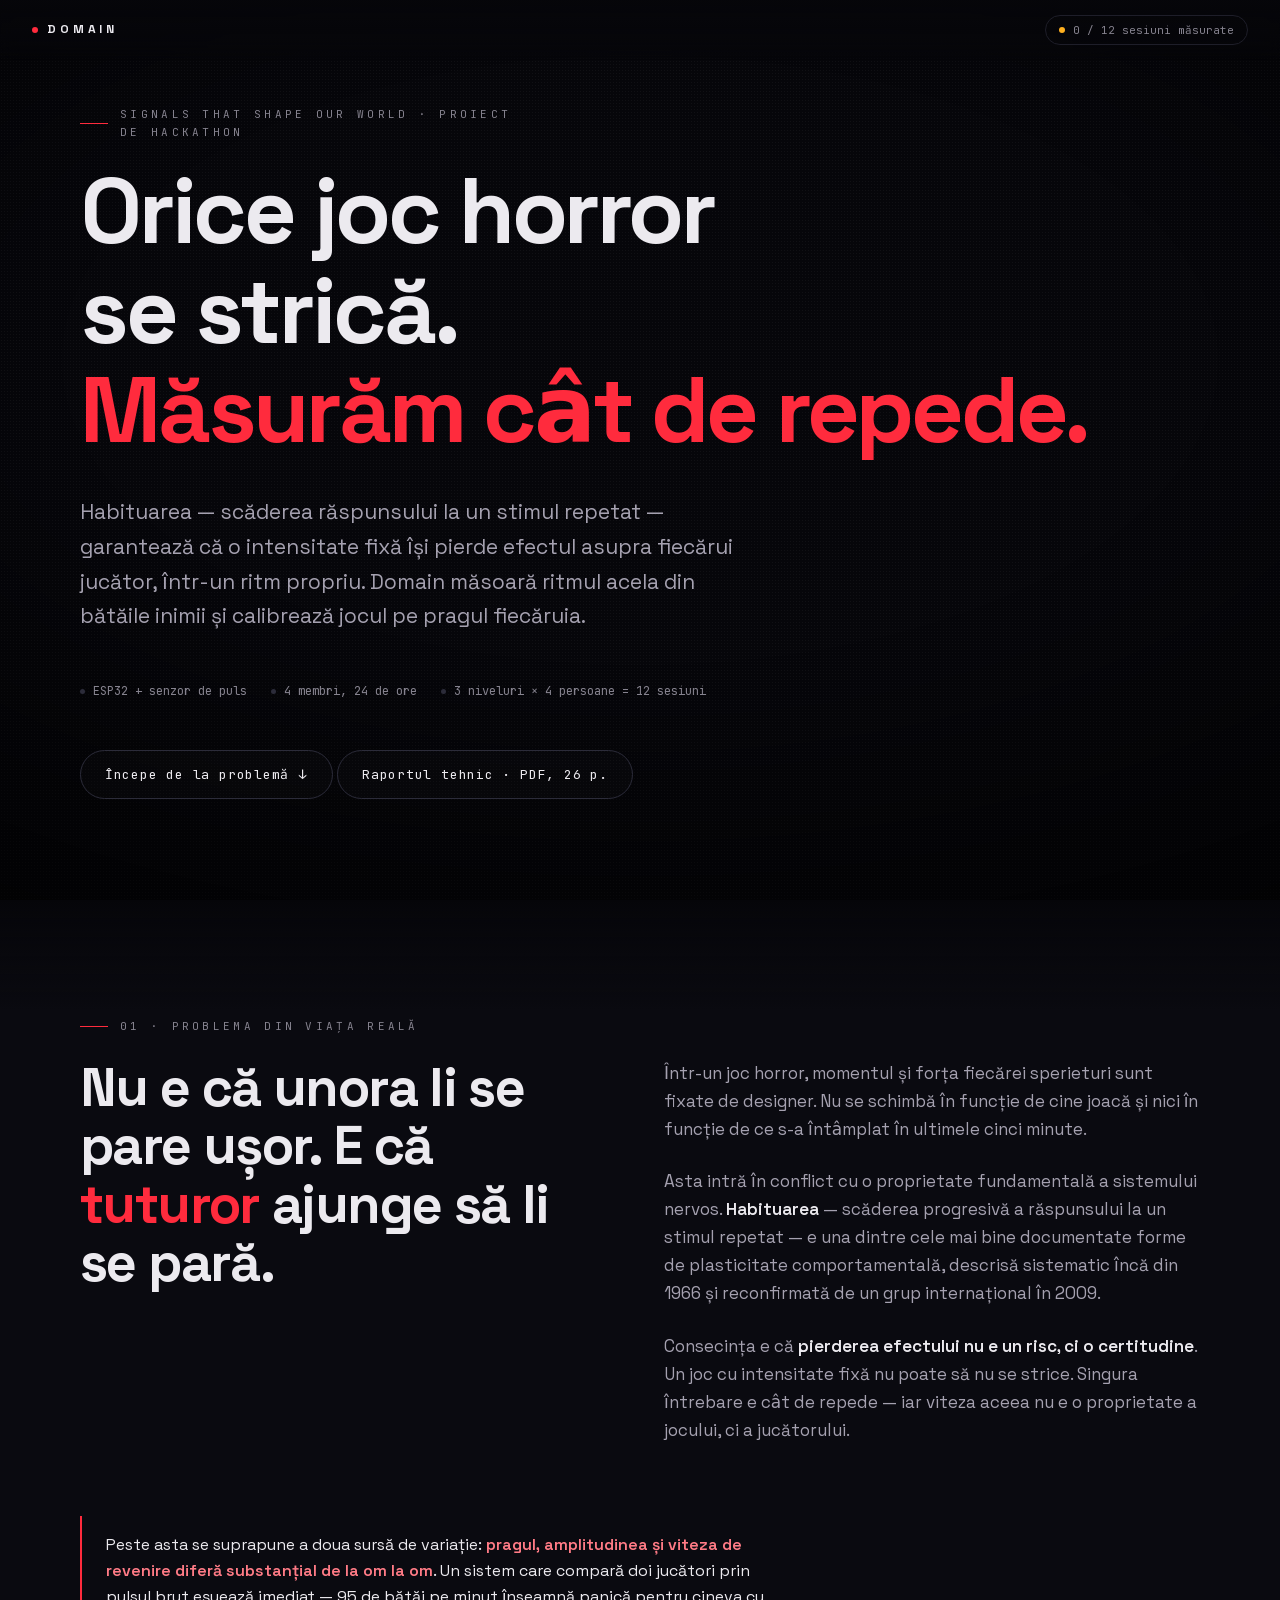
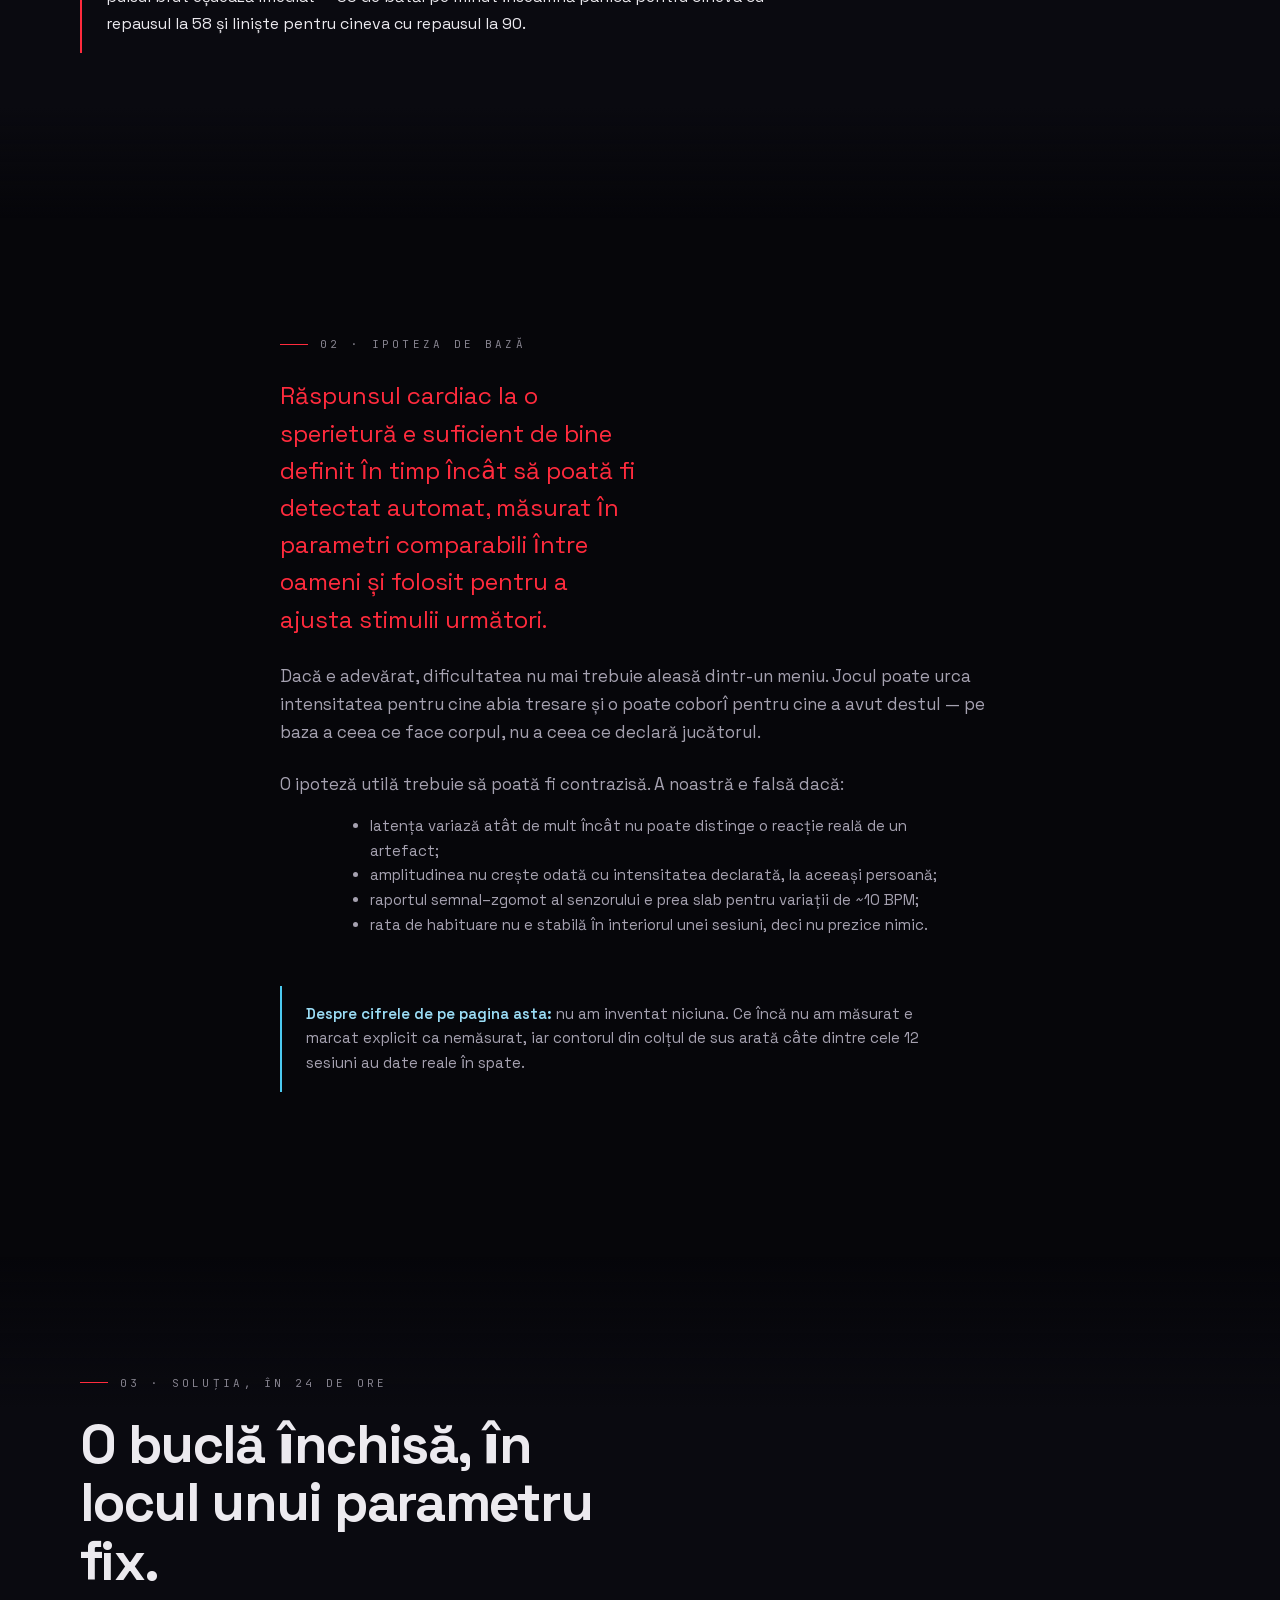
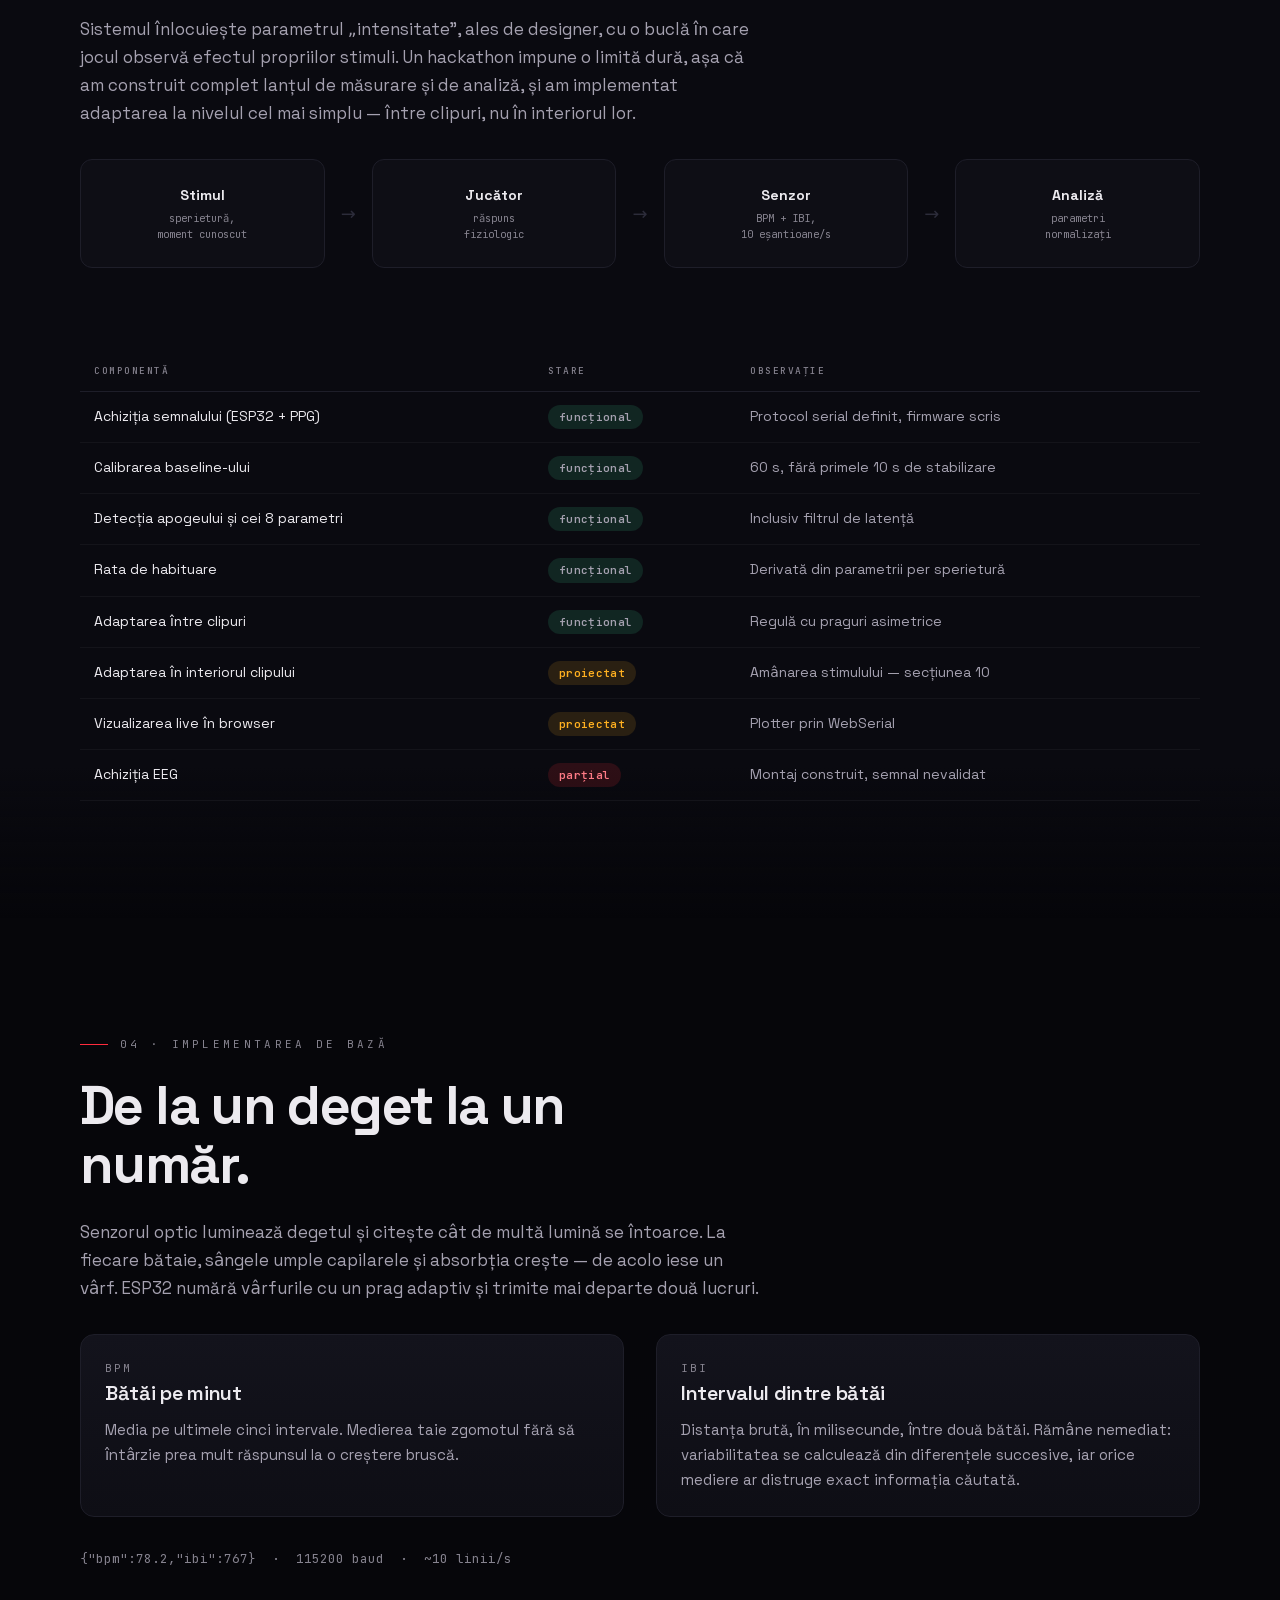
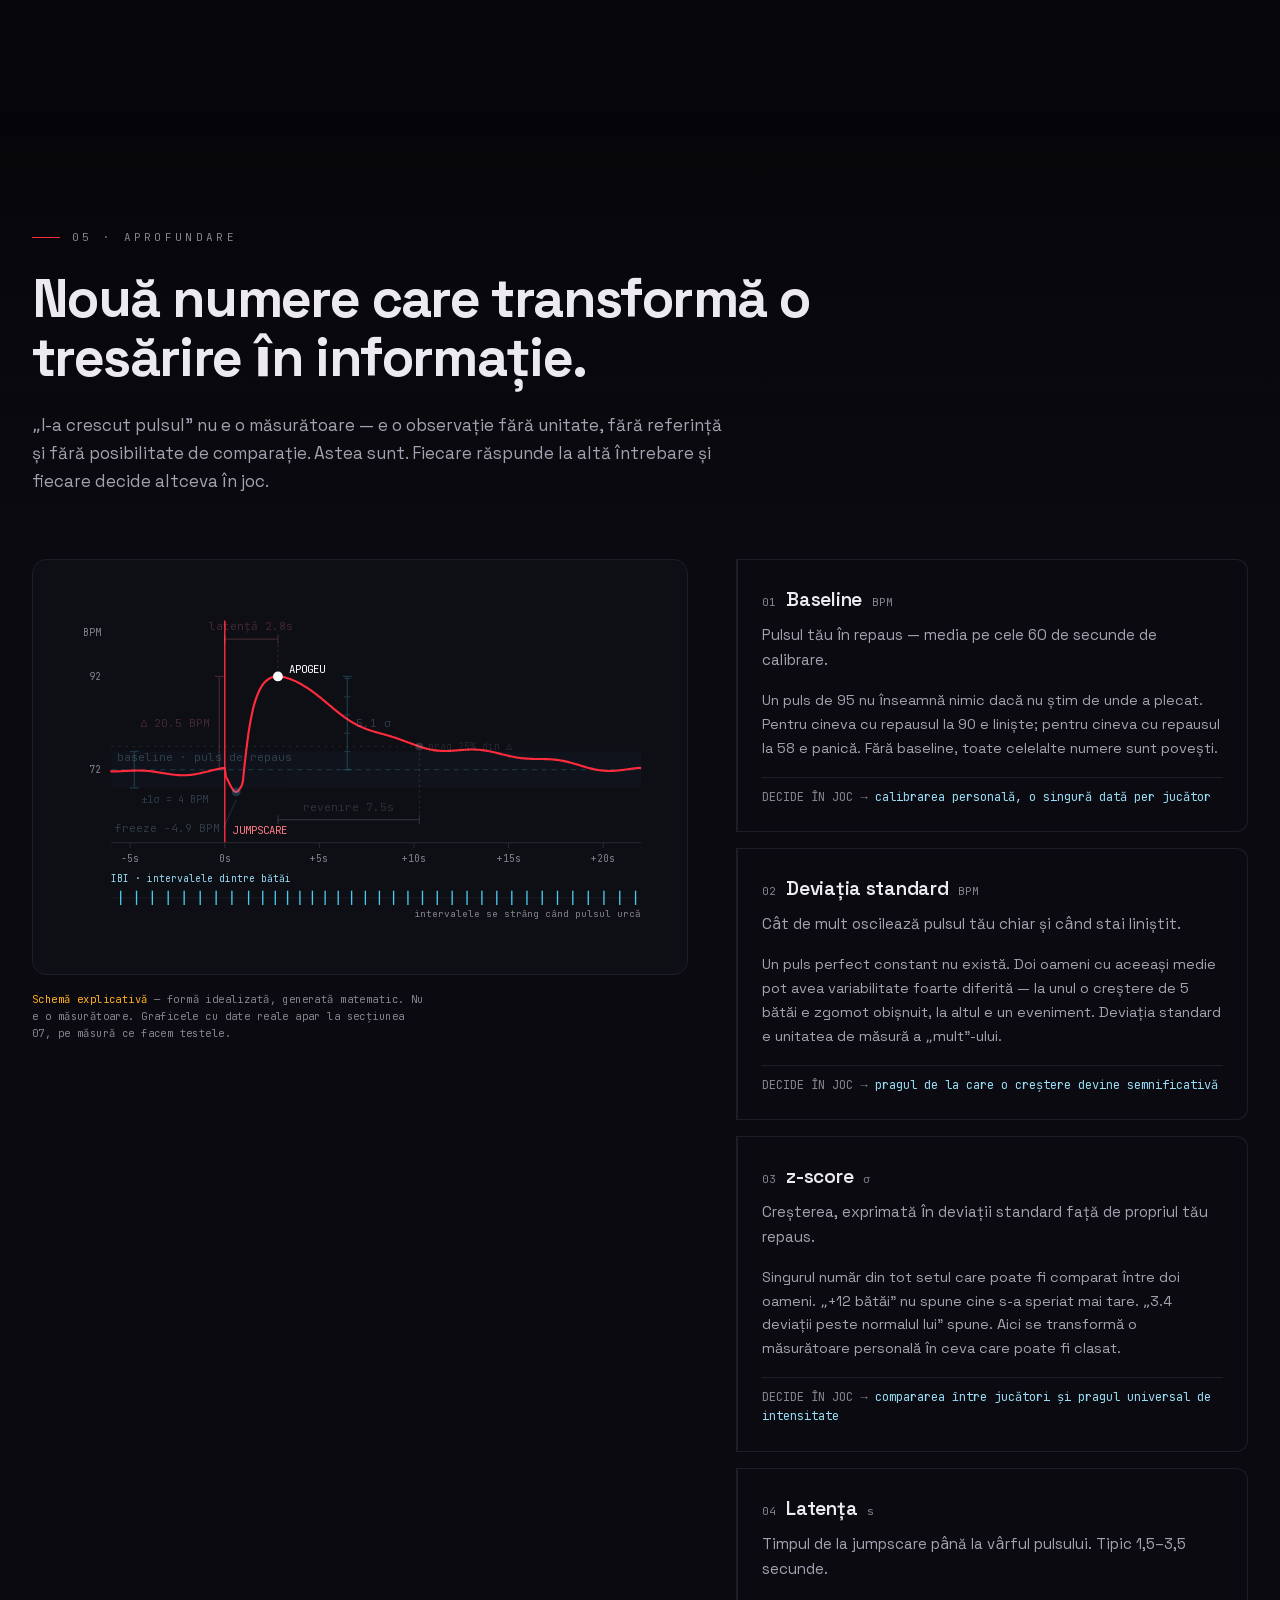
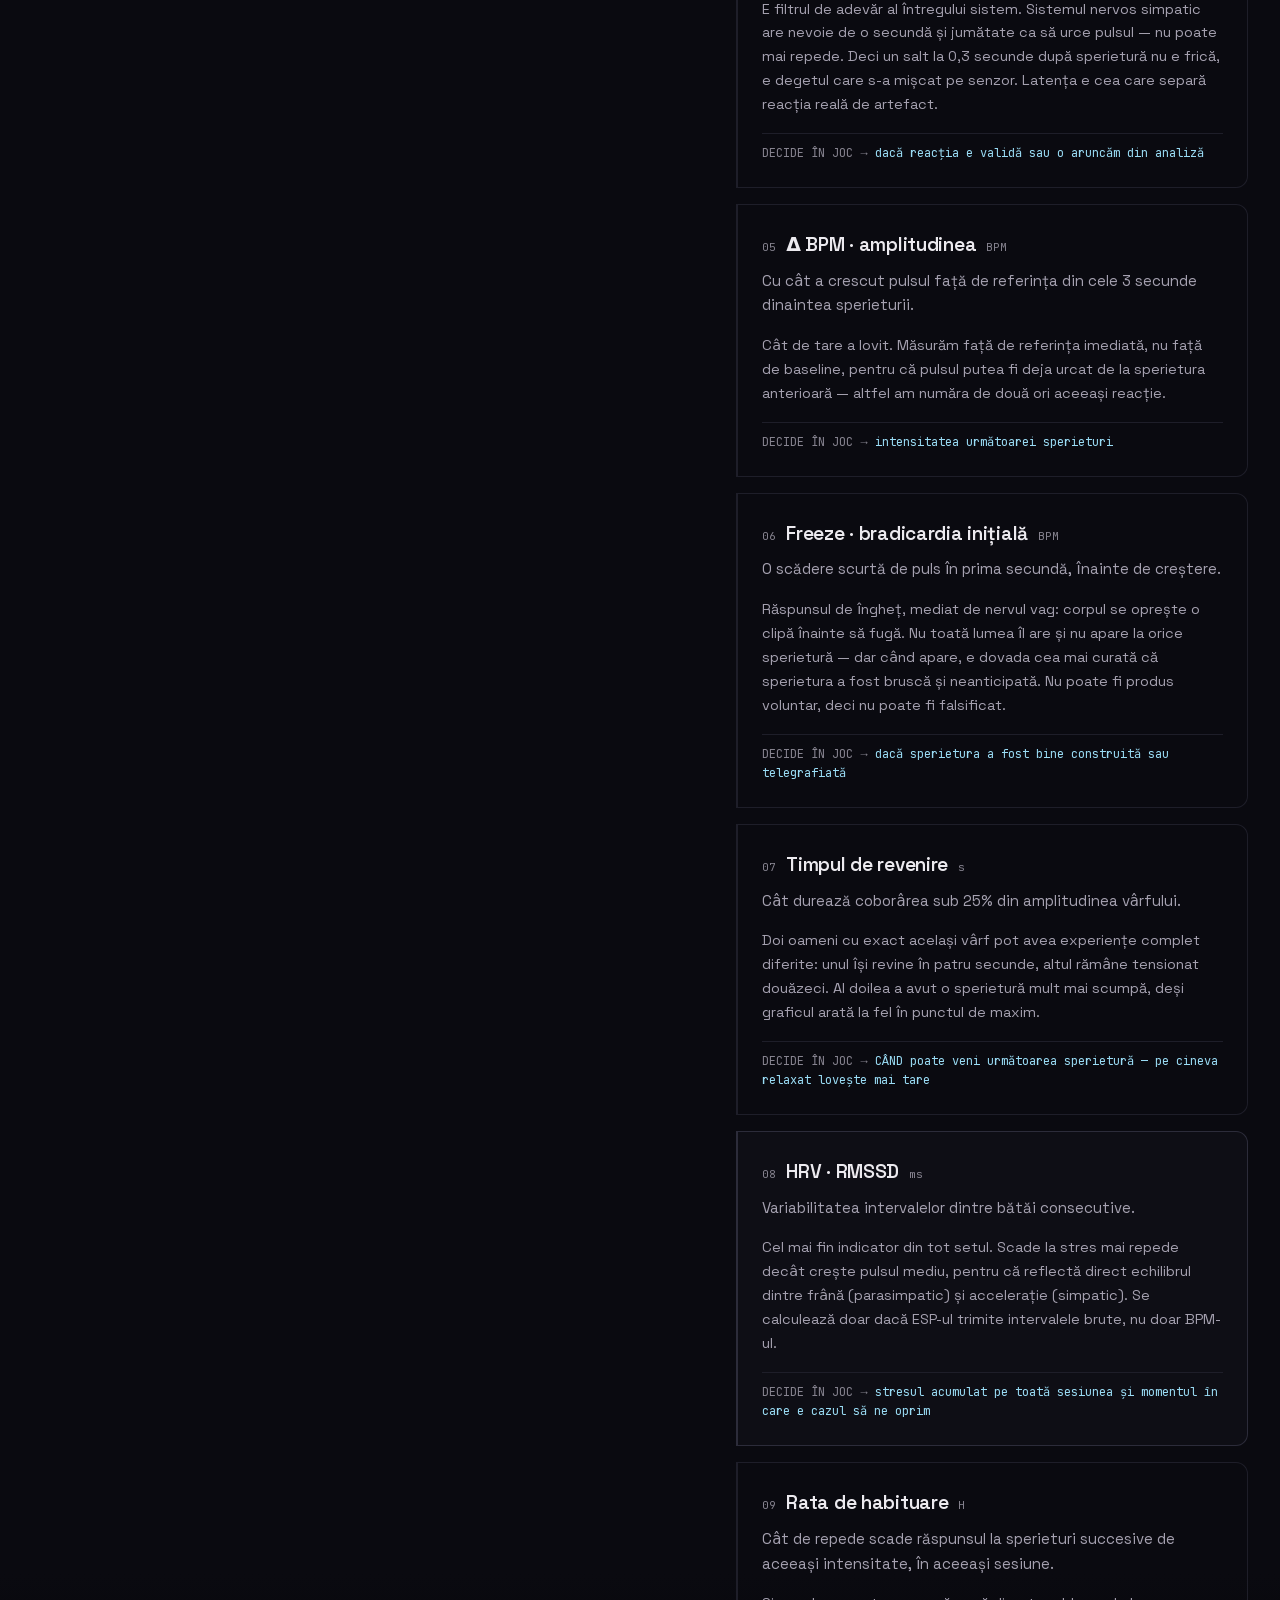
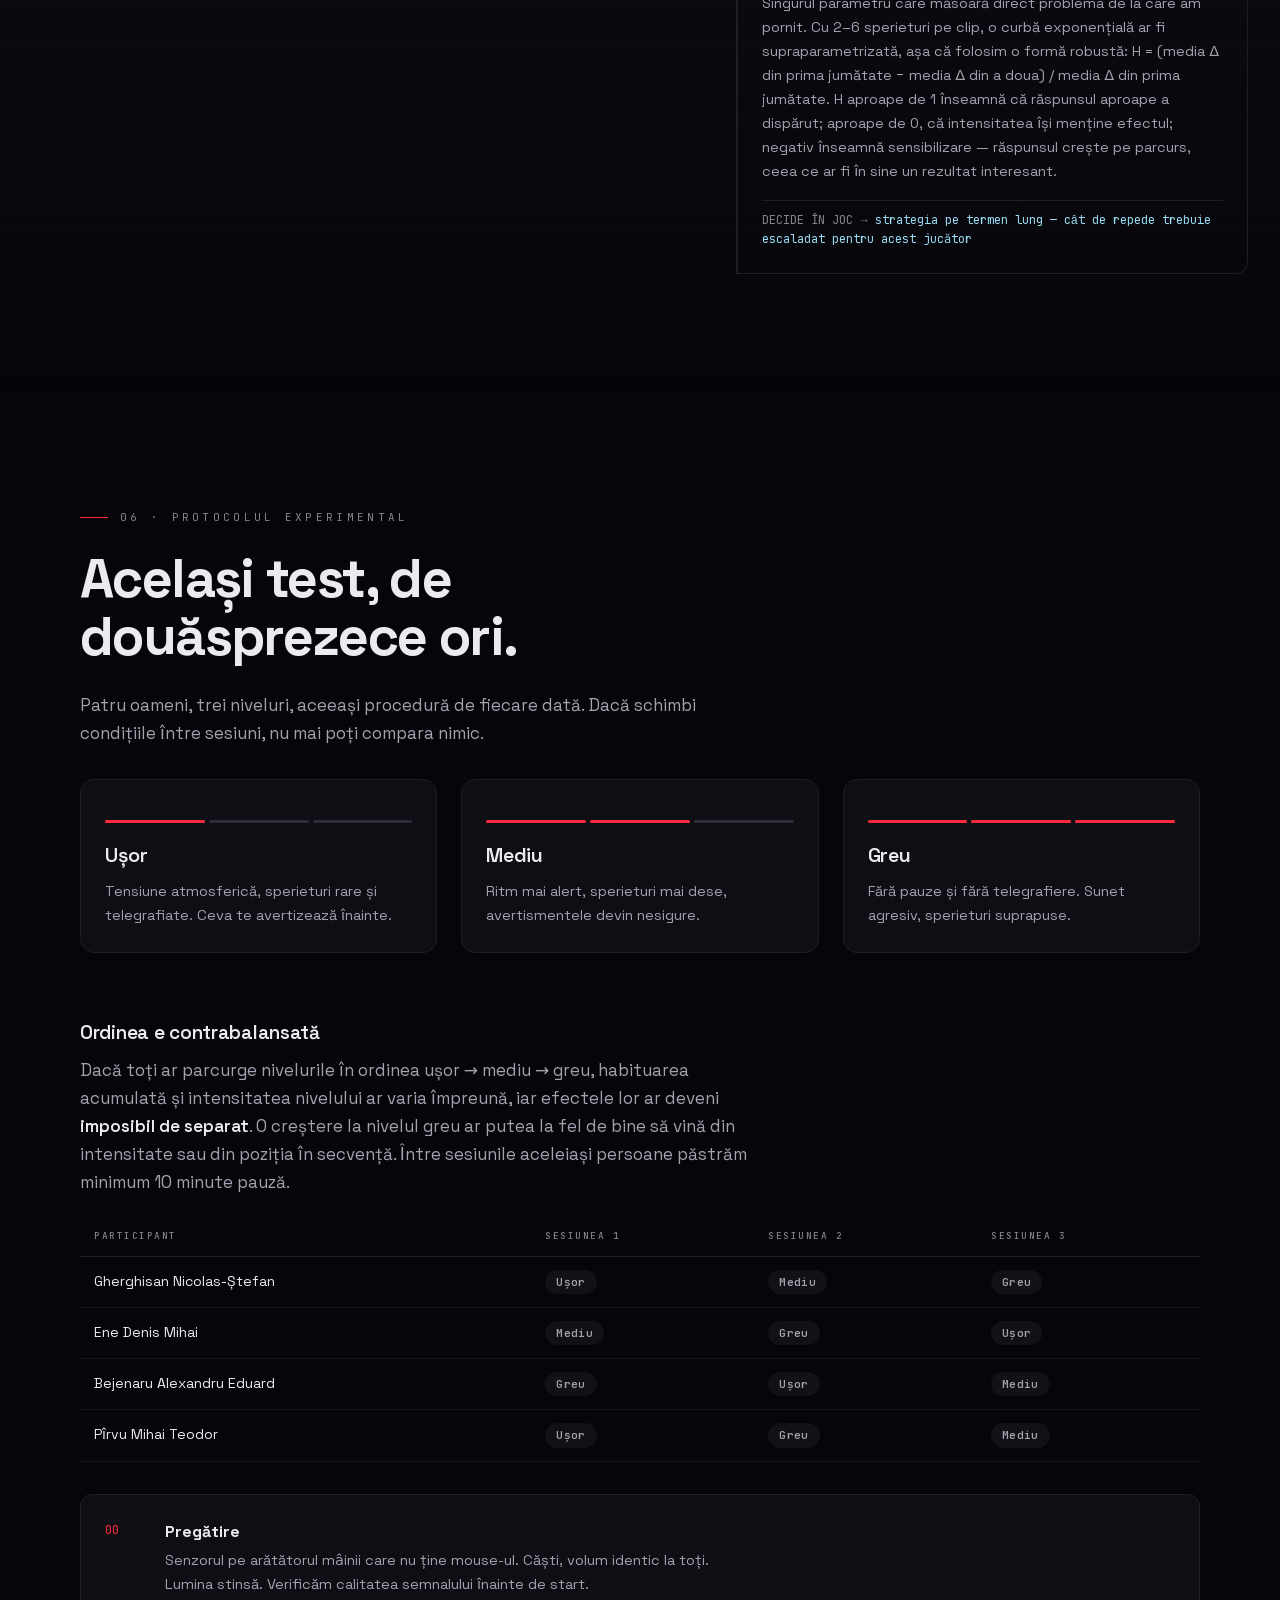
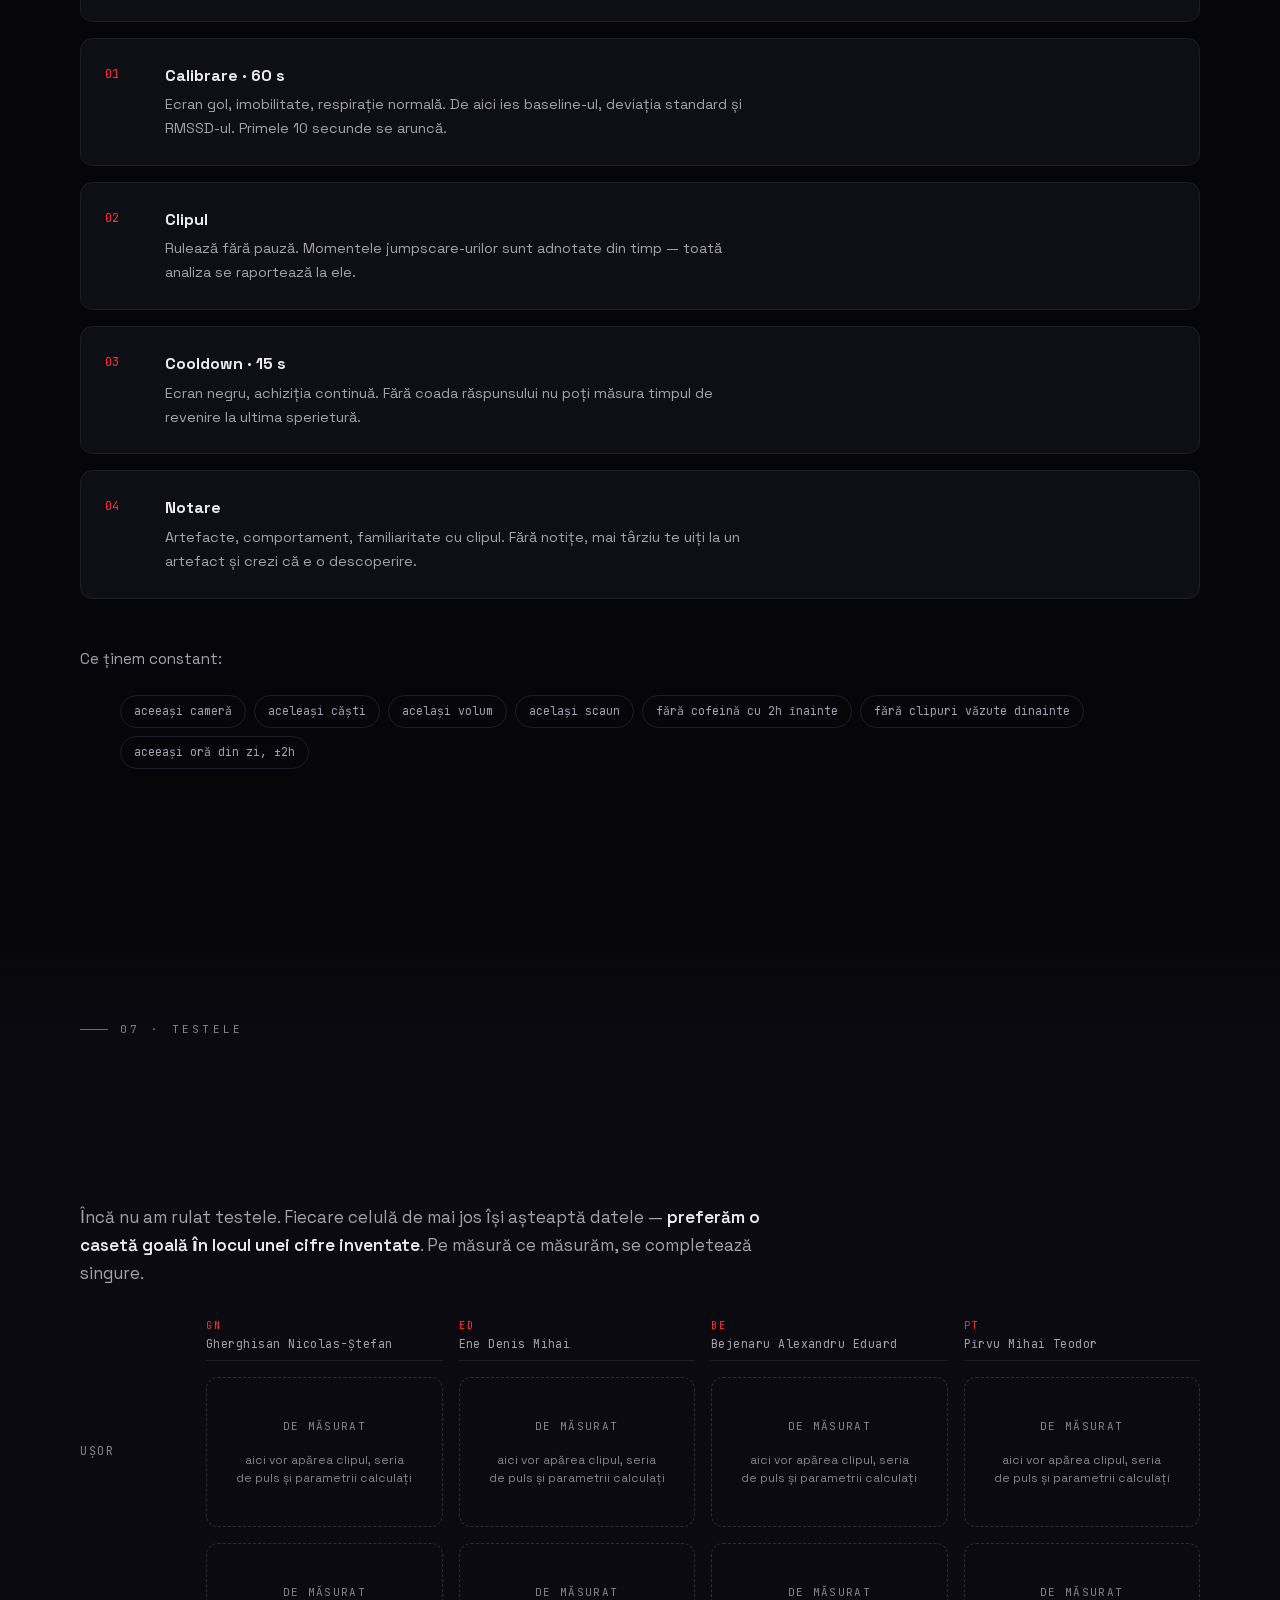
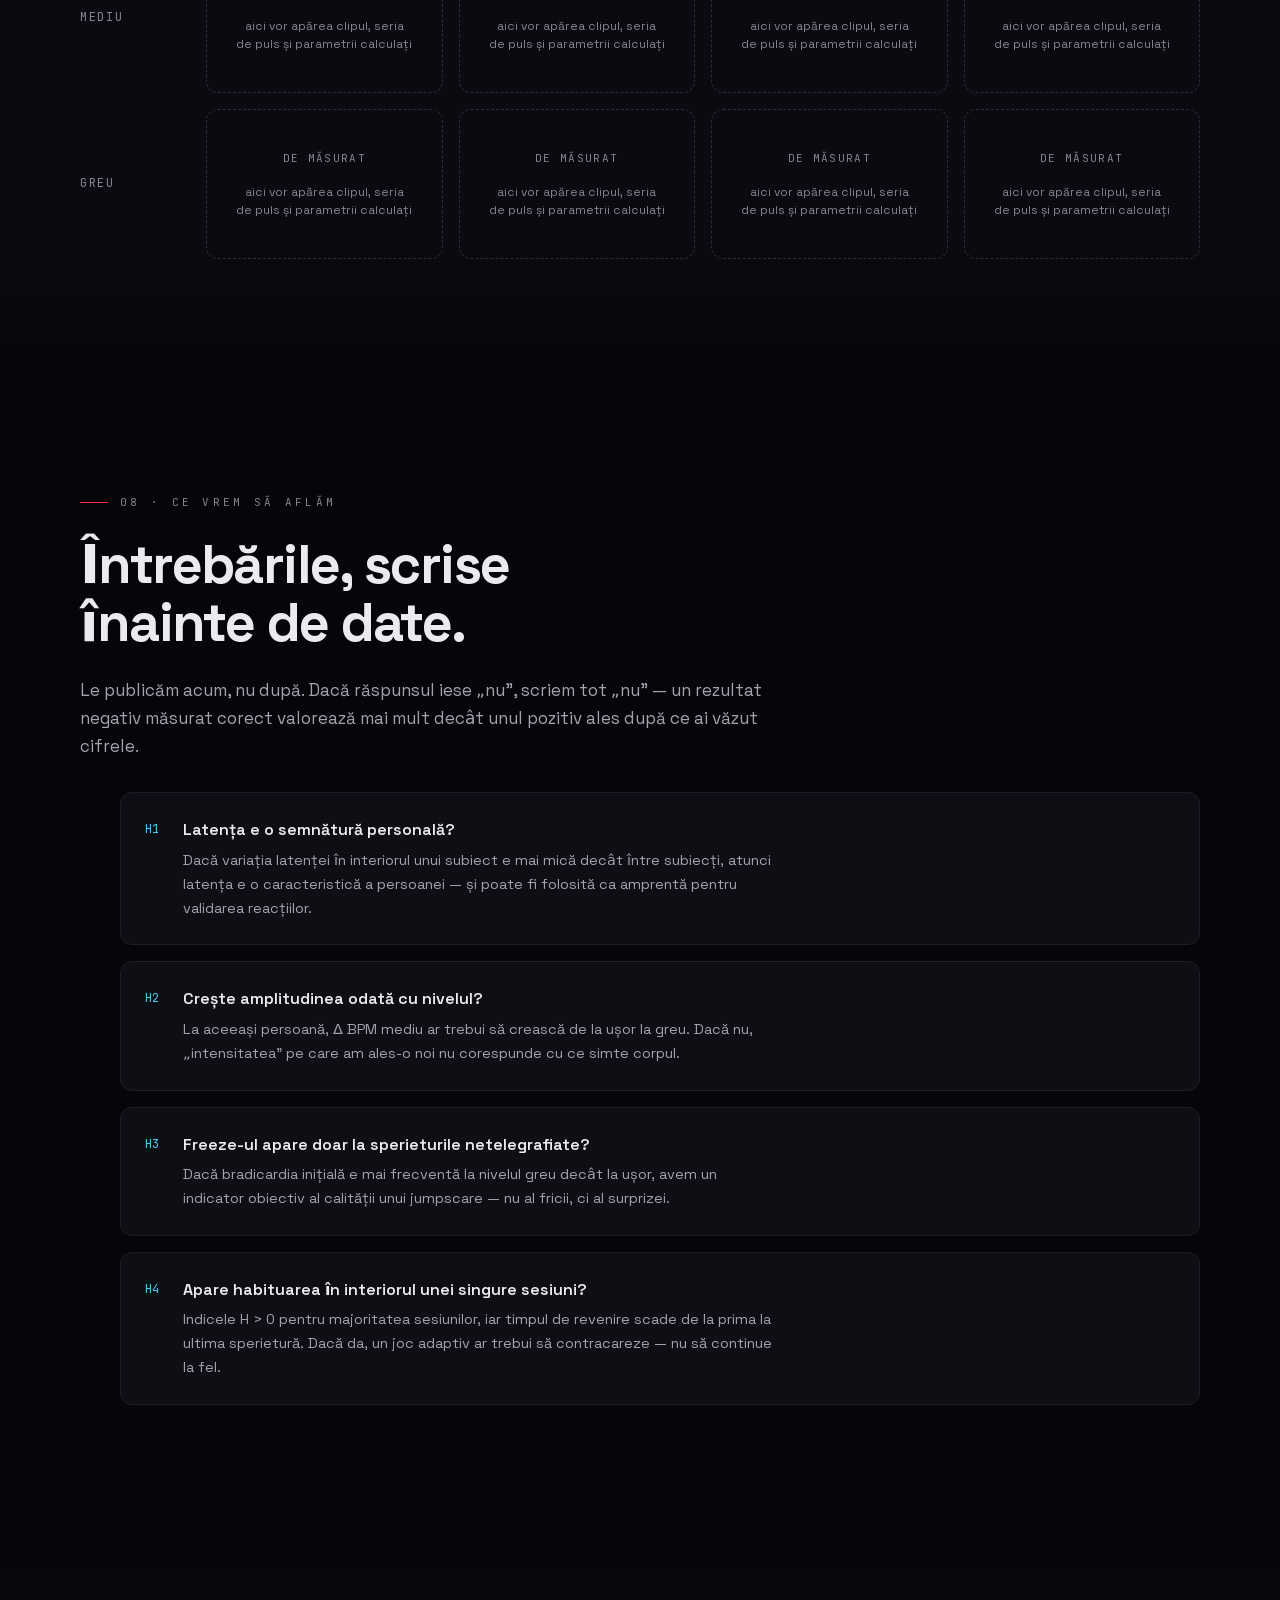
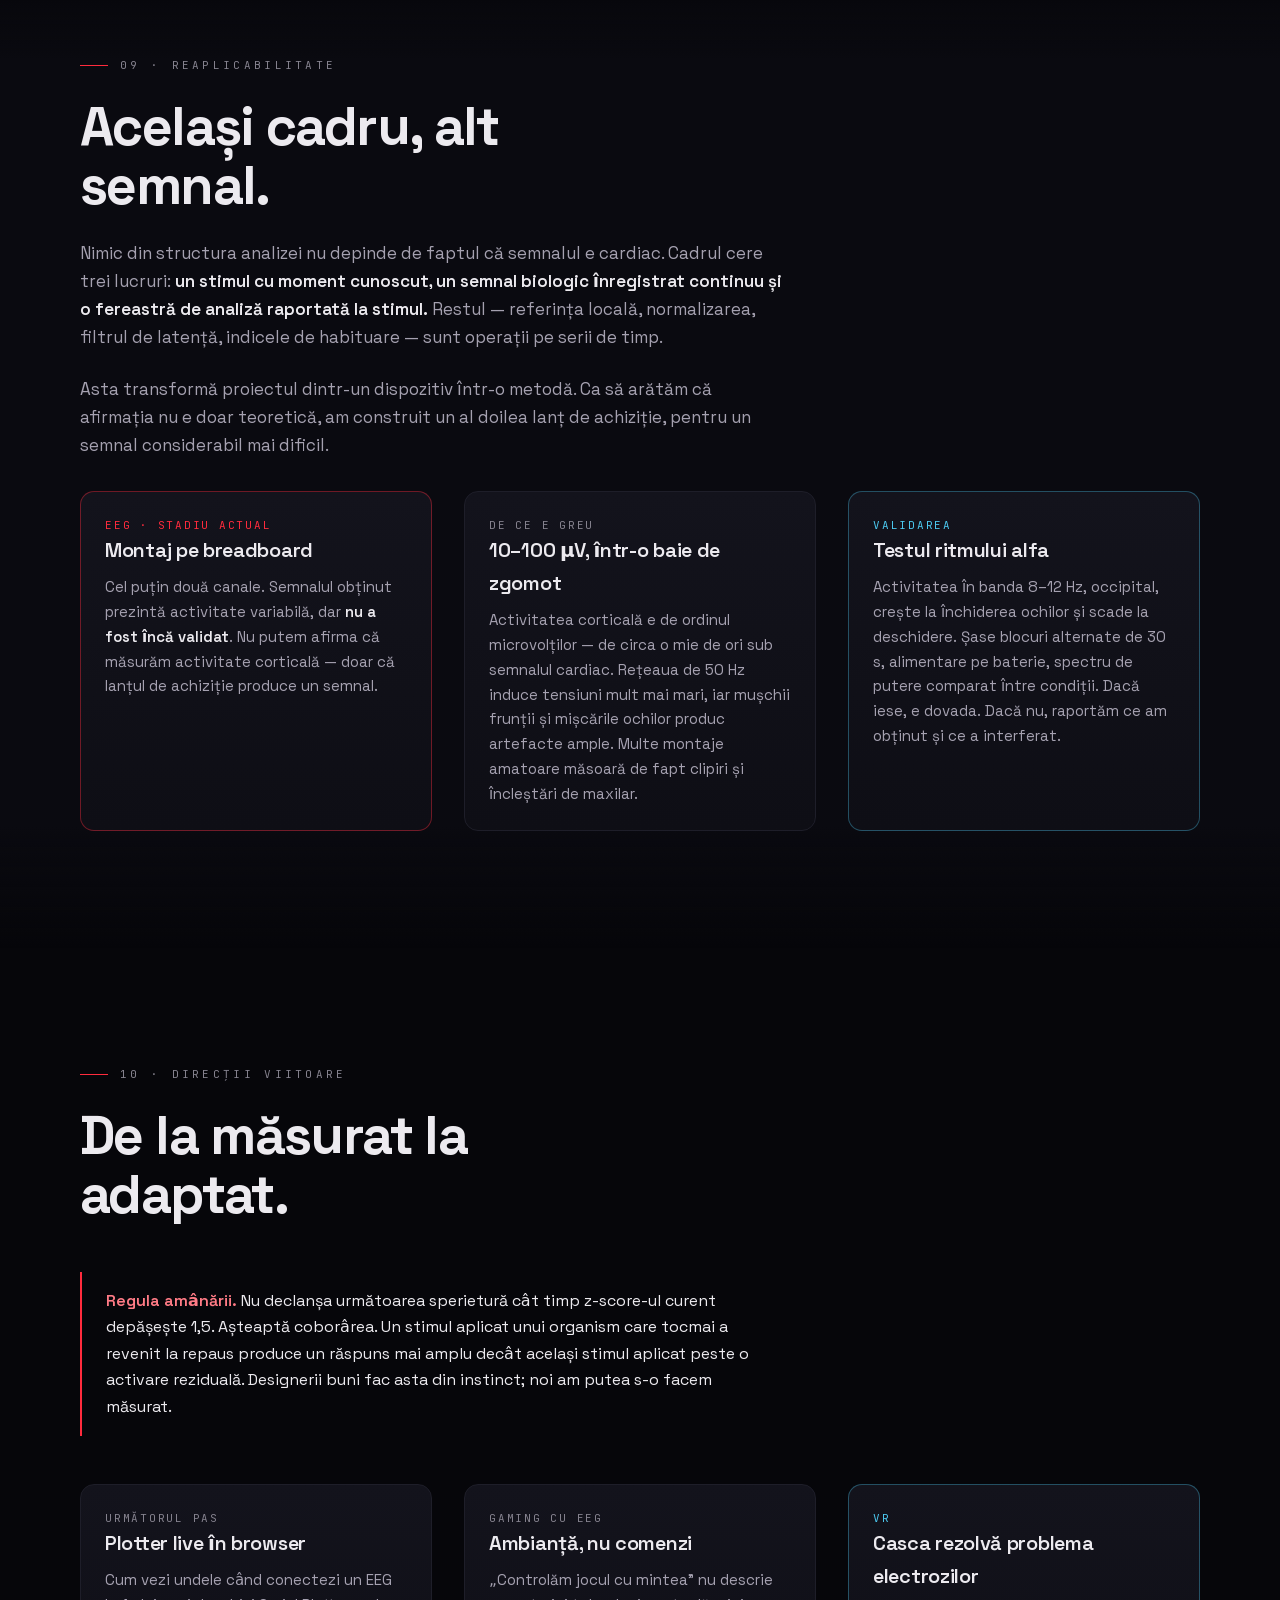
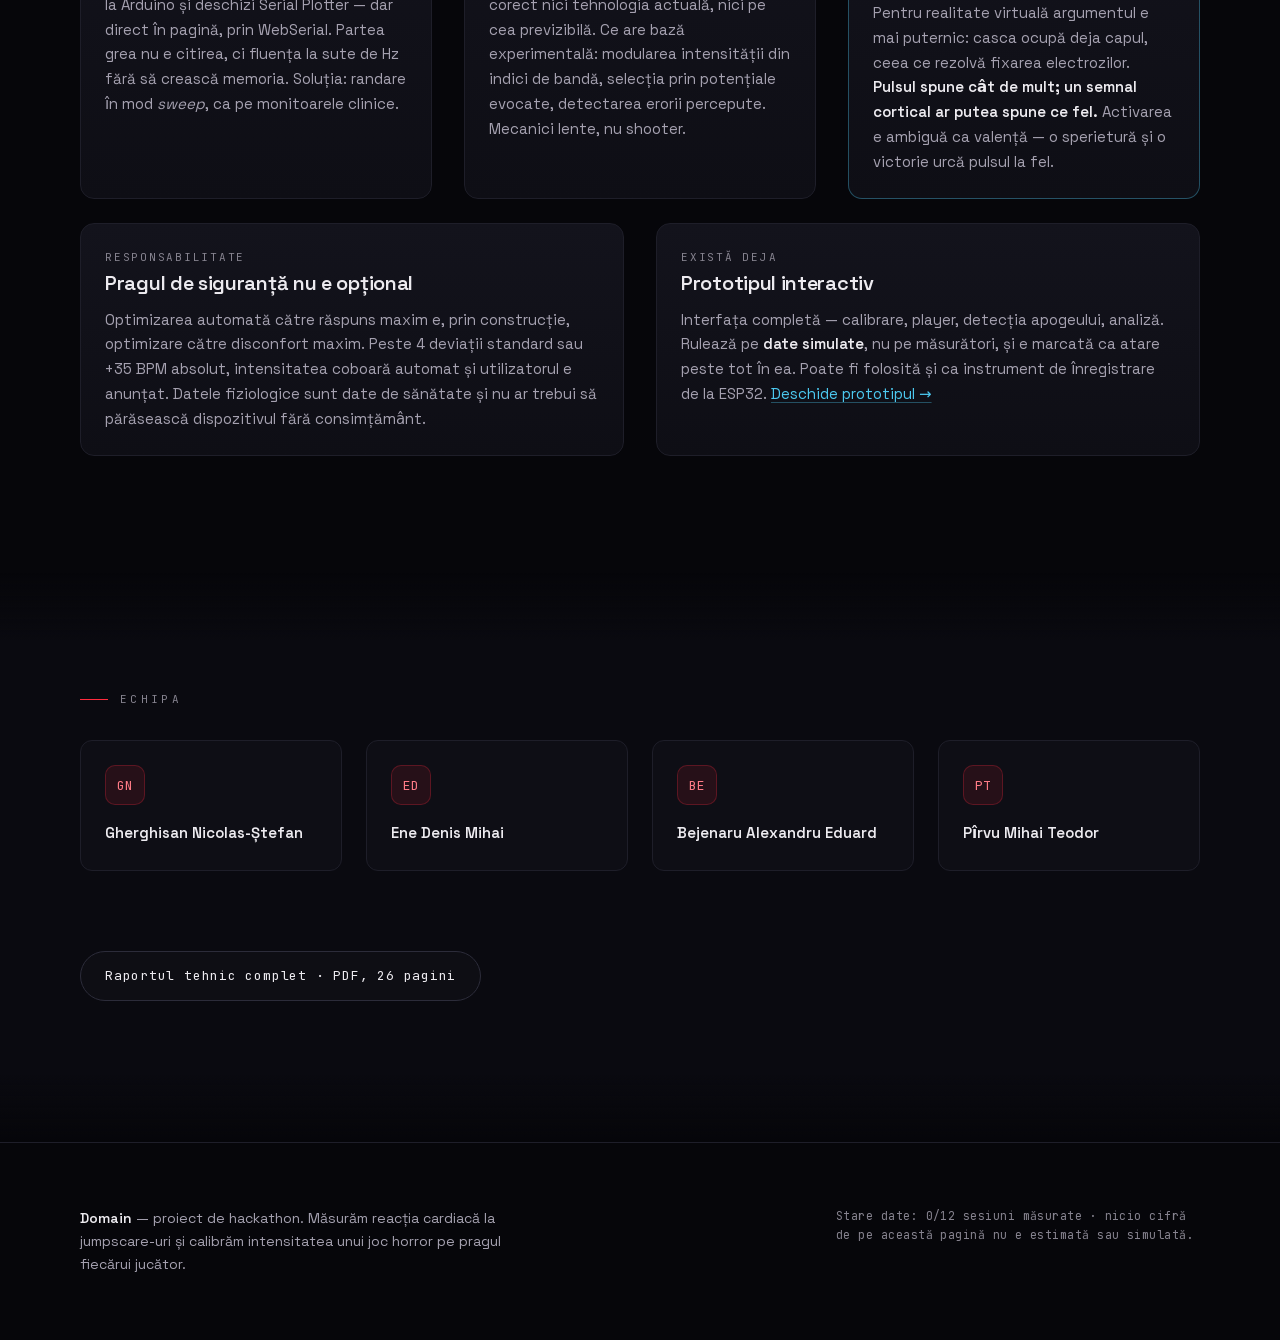
<file: Fișiere Site/index.html>
<!DOCTYPE html>
<html lang="ro">
<head>
<meta charset="utf-8">
<meta name="viewport" content="width=device-width, initial-scale=1">
<title>DOMAIN — Câte bătăi costă o sperietură?</title>
<meta name="description" content="Domain măsoară reacția inimii la fiecare jumpscare și calibrează intensitatea unui joc horror pe pragul fiecărui jucător.">
<style>
/* ═══════════════════════════════════════════════════════════════
   DOMAIN — site de prezentare. Un singur fișier, zero dependențe.
   Fonturile sunt încorporate, deci funcționează și fără internet.
   ═══════════════════════════════════════════════════════════════ */

@font-face{
  font-family:'Space Grotesk';font-style:normal;font-weight:300 700;font-display:swap;
  src:url([data-uri]) format('woff2');
  unicode-range:U+0000-00FF,U+2013-2014,U+2018-201D,U+2026,U+00B7,U+00D7,U+00B1,U+2212,U+2192,U+2191,U+2193,U+0394,U+2264,U+2265,U+221A,U+00B0,U+2022;
}
@font-face{
  font-family:'Space Grotesk';font-style:normal;font-weight:300 700;font-display:swap;
  src:url([data-uri]) format('woff2');
  unicode-range:U+0102-0103,U+00C2,U+00E2,U+00CE,U+00EE,U+0218-021B,U+015E-0163;
}
@font-face{
  font-family:'JetBrains Mono';font-style:normal;font-weight:400 700;font-display:swap;
  src:url([data-uri]) format('woff2');
  unicode-range:U+0000-00FF,U+2013-2014,U+2018-201D,U+2026,U+00B7,U+00D7,U+00B1,U+2212,U+2192,U+2191,U+2193,U+0394,U+2264,U+2265,U+221A,U+00B0,U+2022;
}
@font-face{
  font-family:'JetBrains Mono';font-style:normal;font-weight:400 700;font-display:swap;
  src:url([data-uri]) format('woff2');
  unicode-range:U+0102-0103,U+00C2,U+00E2,U+00CE,U+00EE,U+0218-021B,U+015E-0163;
}

:root{
  --bg:#06060a;
  --bg-2:#0a0a10;
  --panel:#0e0e15;
  --panel-2:#13131c;
  --line:#1e1e29;
  --line-2:#2c2c3a;
  --txt:#eceaef;
  --dim:#a5a1b0;
  --dim-2:#86838f;
  --red:#ff2b3d;
  --red-soft:#ff7b86;
  --cyan:#4cc9f0;
  --cyan-soft:#9adcf5;
  --amber:#ffb020;
  --display:'Space Grotesk',ui-sans-serif,system-ui,-apple-system,'Segoe UI',Roboto,sans-serif;
  --mono:'JetBrains Mono',ui-monospace,'SF Mono','Cascadia Mono',Menlo,Consolas,monospace;
  --ease:cubic-bezier(.16,1,.3,1);
  --s1:8px; --s2:16px; --s3:24px; --s4:32px; --s5:48px; --s6:64px; --s7:96px;
}

*{box-sizing:border-box}
html{scroll-behavior:smooth}
body{
  margin:0;background:var(--bg);color:var(--txt);
  font-family:var(--display);font-size:17px;line-height:1.65;
  -webkit-font-smoothing:antialiased;overflow-x:hidden;
}
::selection{background:var(--red);color:#fff}
img,video{max-width:100%;display:block}

/* ── fundal: traseul cardiac al paginii ── */
#trace{
  position:fixed;inset:0;width:100%;height:100%;z-index:0;
  opacity:.11;pointer-events:none;
}
#grain{
  position:fixed;inset:0;z-index:1;pointer-events:none;opacity:.045;
  background-image:radial-gradient(circle at 50% 50%,#fff .5px,transparent .6px);
  background-size:3px 3px;
}
#vig{
  position:fixed;inset:0;z-index:1;pointer-events:none;
  background:radial-gradient(ellipse 100% 75% at 50% 40%,transparent 45%,rgba(0,0,0,.7) 100%);
}

/* ── bara de progres + navigație ── */
#rail{
  position:fixed;top:0;left:0;height:2px;width:100%;z-index:40;
  background:transparent;
}
#rail>i{
  display:block;height:100%;width:0;transform-origin:0 50%;
  background:linear-gradient(90deg,var(--cyan),var(--red));
}
#nav{
  position:fixed;top:0;left:0;right:0;z-index:39;height:60px;
  display:flex;align-items:center;gap:var(--s3);padding:0 var(--s4);
  background:linear-gradient(180deg,rgba(6,6,10,.94),rgba(6,6,10,.6) 70%,transparent);
  backdrop-filter:blur(8px);
}
.mark{font-weight:700;letter-spacing:.32em;font-size:12px;display:flex;align-items:center;gap:9px}
.mark .b{width:6px;height:6px;border-radius:50%;background:var(--red)}
#status{
  margin-left:auto;font-family:var(--mono);font-size:11px;color:var(--dim-2);
  border:1px solid var(--line);border-radius:99px;padding:5px 13px;
  display:flex;align-items:center;gap:8px;
}
#status .d{width:6px;height:6px;border-radius:50%;background:var(--amber)}
#status.done .d{background:var(--cyan)}
.skip{
  position:fixed;left:0;top:0;background:var(--red);color:#fff;
  padding:10px 16px;border-radius:0 0 8px 0;z-index:100;text-decoration:none;
  transform:translateY(-140%);transition:transform .2s var(--ease);
}
.skip:focus{transform:none}

/* ── layout ── */
main{position:relative;z-index:2}
.sec{padding:clamp(80px,13vh,150px) var(--s4);position:relative}
.inner{width:100%;max-width:1120px;margin:0 auto}
.inner.wide{max-width:1260px}
.narrow{max-width:720px}
.sec.alt{background:linear-gradient(180deg,transparent,var(--bg-2) 12%,var(--bg-2) 88%,transparent)}

.eyebrow{
  font-family:var(--mono);font-size:11px;letter-spacing:.3em;text-transform:uppercase;
  color:var(--dim-2);margin:0 0 var(--s3);display:flex;align-items:center;gap:12px;
}
.eyebrow::before{
  content:'';width:28px;height:1px;background:var(--red);flex:none;
}
h1{
  font-size:clamp(42px,7.4vw,92px);line-height:1.02;letter-spacing:-.035em;
  font-weight:700;margin:0 0 var(--s4);
}
h2{
  font-size:clamp(30px,4.4vw,54px);line-height:1.08;letter-spacing:-.03em;
  font-weight:700;margin:0 0 var(--s3);max-width:16ch;
}
h3{font-size:20px;letter-spacing:-.015em;font-weight:600;margin:0 0 var(--s1)}
p{margin:0 0 var(--s3);max-width:66ch;color:var(--dim)}
p.big{font-size:clamp(19px,2.1vw,24px);line-height:1.55;color:var(--txt);max-width:24ch}
p strong{color:var(--txt);font-weight:600}
.accent{color:var(--red)}
.cy{color:var(--cyan)}
a{color:var(--cyan);text-decoration-color:rgba(76,201,240,.35);text-underline-offset:3px}
a:hover{text-decoration-color:var(--cyan)}
a:focus-visible,button:focus-visible{outline:2px solid var(--cyan);outline-offset:3px;border-radius:4px}

/* ── revelare la scroll ── */
.fr{opacity:0;transform:translateY(26px);transition:opacity .8s var(--ease),transform .8s var(--ease)}
.fr.in{opacity:1;transform:none}
.fr[data-d="1"]{transition-delay:.08s}
.fr[data-d="2"]{transition-delay:.16s}
.fr[data-d="3"]{transition-delay:.24s}
.fr[data-d="4"]{transition-delay:.32s}

/* ── hero ── */
#hero{
  min-height:100svh;display:flex;align-items:center;
  padding-top:100px;padding-bottom:var(--s7);
}
.rw{display:block;overflow:hidden;padding-bottom:.06em}
.rw>span{
  display:block;transform:translateY(105%);
  transition:transform 1s var(--ease);
}
#hero.go .rw>span{transform:none}
#hero.go .rw:nth-of-type(2)>span{transition-delay:.09s}
#hero.go .rw:nth-of-type(3)>span{transition-delay:.18s}
.hero-sub{font-size:clamp(17px,1.8vw,21px);max-width:52ch;color:var(--dim)}
.hero-meta{
  display:flex;gap:var(--s3);flex-wrap:wrap;margin-top:var(--s5);
  font-family:var(--mono);font-size:12px;color:var(--dim-2);
}
.hero-meta span{display:flex;align-items:center;gap:8px}
.hero-meta span::before{content:'';width:5px;height:5px;border-radius:50%;background:var(--line-2)}
.cta{
  display:inline-flex;align-items:center;gap:10px;margin-top:var(--s5);
  font-family:var(--mono);font-size:13px;letter-spacing:.06em;color:var(--txt);
  border:1px solid var(--line-2);border-radius:99px;padding:13px 24px;
  text-decoration:none;transition:.25s var(--ease);background:rgba(255,255,255,.015);
}
.cta:hover,.cta:focus-visible{border-color:var(--red);transform:translateY(-2px);background:rgba(255,43,61,.06)}
.cta .ar{transition:transform .25s var(--ease)}
.cta:hover .ar{transform:translateY(3px)}

/* ── notă de onestitate ── */
.honest{
  border-left:2px solid var(--cyan);padding:var(--s2) 0 var(--s2) var(--s3);
  margin:var(--s5) 0;max-width:60ch;
}
.honest p{margin:0;font-size:15px;color:var(--dim)}
.honest b{color:var(--cyan-soft);font-weight:600}

/* ── grile generice ── */
.cols{display:grid;gap:var(--s4)}
.c2{grid-template-columns:repeat(auto-fit,minmax(280px,1fr))}
.c3{grid-template-columns:repeat(auto-fit,minmax(240px,1fr))}
.card{
  border:1px solid var(--line);border-radius:14px;padding:var(--s3);
  background:linear-gradient(180deg,var(--panel-2),var(--panel));
}
.card .n{font-family:var(--mono);font-size:11px;color:var(--dim-2);letter-spacing:.16em}
.card p{font-size:15px;margin:var(--s1) 0 0}

/* ── lanțul hardware ── */
.chain{display:flex;flex-wrap:wrap;gap:var(--s2);align-items:stretch;margin:var(--s4) 0}
.chain .node{
  flex:1 1 150px;border:1px solid var(--line);border-radius:12px;padding:var(--s3) var(--s2);
  background:var(--panel);text-align:center;position:relative;
}
.chain .node b{display:block;font-size:14px;margin-bottom:4px}
.chain .node span{font-family:var(--mono);font-size:10.5px;color:var(--dim-2);line-height:1.5;display:block}
.chain .ar{
  display:flex;align-items:center;color:var(--line-2);font-size:18px;flex:none;
}
@media (max-width:760px){
  .chain{flex-direction:column;align-items:stretch}
  .chain .ar{align-self:center;height:22px;justify-content:center;transform:rotate(90deg)}
}

/* ── secțiunea parametri: diagramă lipită + listă ── */
.param-wrap{display:grid;grid-template-columns:1.18fr .92fr;gap:var(--s5);align-items:start}
@media (max-width:980px){.param-wrap{grid-template-columns:1fr;gap:var(--s4)}}
.diag-hold{position:sticky;top:90px}
@media (max-width:980px){
  .diag-hold{position:sticky;top:60px;background:var(--bg);padding:var(--s2) 0;z-index:3}
}
.diag-frame{
  border:1px solid var(--line);border-radius:14px;background:var(--panel);
  padding:var(--s2);overflow:hidden;
}
.diag-frame svg{width:100%;height:auto;display:block}
.diag-note{
  font-family:var(--mono);font-size:10.5px;color:var(--dim-2);
  margin-top:var(--s2);letter-spacing:.04em;line-height:1.6;
}
.diag-note b{color:var(--amber);font-weight:400}

.plist{display:flex;flex-direction:column;gap:var(--s2)}
.param{
  border:1px solid var(--line);border-left:2px solid var(--line);border-radius:0 12px 12px 0;
  padding:var(--s3);background:transparent;transition:.4s var(--ease);
}
.param.on{border-left-color:var(--red);background:var(--panel);border-color:var(--line-2)}
.param .hd{display:flex;align-items:baseline;gap:10px;margin-bottom:var(--s1)}
.param .ix{font-family:var(--mono);font-size:11px;color:var(--dim-2)}
.param h3{margin:0;font-size:19px}
.param .def{font-size:15px;color:var(--dim);margin:0 0 var(--s2)}
.param .why{font-size:14.5px;color:var(--dim);margin:0 0 var(--s2);max-width:none}
.param .dec{
  font-family:var(--mono);font-size:12px;line-height:1.6;color:var(--cyan-soft);
  border-top:1px solid var(--line);padding-top:10px;margin:0;
}
.param .dec::before{content:'DECIDE ÎN JOC → ';color:var(--dim-2)}

/* elemente din diagramă */
.an{opacity:.22;transition:opacity .45s var(--ease)}
.an.on{opacity:1}

/* ── protocol ── */
.steps{counter-reset:st;display:flex;flex-direction:column;gap:var(--s2);margin-top:var(--s4)}
.step{
  display:flex;gap:var(--s3);border:1px solid var(--line);border-radius:12px;
  padding:var(--s3);background:var(--panel);align-items:flex-start;
}
.step .k{
  font-family:var(--mono);font-size:12px;color:var(--red);flex:none;width:36px;
  padding-top:2px;
}
.step b{display:block;margin-bottom:4px;font-size:16px}
.step p{margin:0;font-size:14.5px}
.ctrl{display:flex;flex-wrap:wrap;gap:var(--s1);margin-top:var(--s3)}
.ctrl li{
  list-style:none;font-family:var(--mono);font-size:11.5px;color:var(--dim);
  border:1px solid var(--line);border-radius:99px;padding:6px 13px;
}

/* ── nivelele ── */
.lvls{display:grid;grid-template-columns:repeat(auto-fit,minmax(260px,1fr));gap:var(--s3);margin-top:var(--s4)}
.lvl{border:1px solid var(--line);border-radius:14px;padding:var(--s3);background:var(--panel)}
.pips{display:flex;gap:4px;margin:var(--s2) 0}
.pips i{height:3px;flex:1;border-radius:3px;background:var(--line-2)}
.pips i.on{background:var(--red)}

/* ── matricea de teste ── */
.matrix{
  display:grid;grid-template-columns:110px repeat(4,1fr);gap:var(--s2);
  margin-top:var(--s4);align-items:stretch;
}
@media (max-width:900px){
  .matrix{grid-template-columns:1fr}
  .mhead,.rowlab{display:none !important}
}
.mhead{
  font-family:var(--mono);font-size:11.5px;color:var(--dim);letter-spacing:.04em;
  padding-bottom:var(--s1);border-bottom:1px solid var(--line);line-height:1.4;
}
.mhead .ini{color:var(--red);display:block;font-size:10px;letter-spacing:.2em;margin-bottom:3px}
.rowlab{
  font-family:var(--mono);font-size:12px;color:var(--dim-2);letter-spacing:.14em;
  text-transform:uppercase;display:flex;align-items:center;
}
.cell{
  border:1px solid var(--line);border-radius:12px;padding:var(--s2);
  background:var(--panel);min-height:150px;display:flex;flex-direction:column;gap:10px;
  transition:.3s var(--ease);
}
.cell.empty{
  background:transparent;border-style:dashed;border-color:var(--line-2);
  align-items:center;justify-content:center;text-align:center;
}
.cell.empty .t{font-family:var(--mono);font-size:11px;color:var(--dim-2);letter-spacing:.12em;text-transform:uppercase}
.cell.empty .s{font-size:12px;color:var(--dim-2);margin-top:6px;line-height:1.5;max-width:22ch}
.cell.full:hover{border-color:var(--line-2);transform:translateY(-2px)}
.cell .who{display:none;font-family:var(--mono);font-size:11px;color:var(--dim-2);letter-spacing:.1em}
@media (max-width:900px){.cell .who{display:block}}
.cell .spark{height:44px;width:100%}
.cell .mets{display:flex;gap:var(--s2);flex-wrap:wrap}
.cell .met{font-family:var(--mono);line-height:1.2}
.cell .met b{display:block;font-size:16px;font-weight:600}
.cell .met span{font-size:9.5px;color:var(--dim-2);letter-spacing:.12em;text-transform:uppercase}
.cell video{border-radius:8px;background:#000;aspect-ratio:16/9;width:100%}
.vslot{
  aspect-ratio:16/9;border:1px dashed var(--line-2);border-radius:8px;
  display:flex;align-items:center;justify-content:center;flex-direction:column;gap:6px;
  font-family:var(--mono);font-size:10px;color:var(--dim-2);text-align:center;padding:8px;
}
.vslot .ic{font-size:15px;opacity:.6}

/* ── tabel de stare / ordine ── */
table.status{width:100%;border-collapse:collapse;font-size:14px;margin-top:var(--s4)}
table.status th{
  text-align:left;padding:0 14px 12px;color:var(--dim-2);font-weight:500;
  font-size:9.5px;text-transform:uppercase;letter-spacing:.16em;
  border-bottom:1px solid var(--line);font-family:var(--mono);
}
table.status td{padding:13px 14px;border-bottom:1px solid #14141a;color:var(--dim);vertical-align:top}
table.status td:first-child{color:var(--txt)}
table.status tr:hover td{background:rgba(255,255,255,.017)}
.pill{padding:3px 11px;border-radius:99px;font-size:11px;font-weight:600;white-space:nowrap;
  font-family:var(--mono);letter-spacing:.03em;display:inline-block}
.pill.ok{background:rgba(61,220,151,.13);color:var(--green)}
.pill.soon{background:rgba(255,176,32,.13);color:var(--amber)}
.pill.part{background:rgba(255,43,61,.14);color:var(--red-soft)}
.pill.lv{background:rgba(255,255,255,.05);color:var(--dim)}
@media (max-width:700px){
  table.status,table.status tbody,table.status tr,table.status td{display:block;width:100%}
  table.status thead{display:none}
  table.status tr{border-bottom:1px solid var(--line);padding:12px 0}
  table.status td{border:0;padding:3px 0}
  table.status td:first-child{font-weight:600;margin-bottom:4px}
}

/* ── ipoteze ── */
.hyp{display:flex;flex-direction:column;gap:var(--s2);margin-top:var(--s4)}
.hyp li{
  list-style:none;border:1px solid var(--line);border-radius:12px;padding:var(--s3);
  background:var(--panel);display:flex;gap:var(--s3);align-items:flex-start;
}
.hyp .q{font-family:var(--mono);font-size:12px;color:var(--cyan);flex:none;padding-top:3px}
.hyp b{display:block;margin-bottom:5px;font-size:16px;font-weight:600}
.hyp p{margin:0;font-size:14.5px}

/* ── echipa ── */
.team{display:grid;grid-template-columns:repeat(auto-fit,minmax(200px,1fr));gap:var(--s3);margin-top:var(--s4)}
.mem{border:1px solid var(--line);border-radius:12px;padding:var(--s3);background:var(--panel)}
.mem .av{
  width:40px;height:40px;border-radius:10px;background:rgba(255,43,61,.1);
  border:1px solid rgba(255,43,61,.25);display:flex;align-items:center;justify-content:center;
  font-family:var(--mono);font-size:13px;color:var(--red-soft);margin-bottom:var(--s2);
}
.mem b{display:block;font-size:15px;font-weight:600}

footer{
  border-top:1px solid var(--line);padding:var(--s6) var(--s4);position:relative;z-index:2;
}
footer .inner{display:flex;gap:var(--s4);flex-wrap:wrap;justify-content:space-between;align-items:flex-start}
footer p{font-size:14px;max-width:52ch;margin:0}
footer .mono{font-family:var(--mono);font-size:11.5px;color:var(--dim-2);letter-spacing:.04em}

@media (prefers-reduced-motion:reduce){
  html{scroll-behavior:auto}
  *{animation:none !important;transition:none !important}
  .fr{opacity:1 !important;transform:none !important}
  .rw>span{transform:none !important}
  #trace{display:none}
}
</style>
</head>
<body>
<a class="skip" href="#continut">Sari la conținut</a>

<canvas id="trace" aria-hidden="true"></canvas>
<div id="grain" aria-hidden="true"></div>
<div id="vig" aria-hidden="true"></div>

<div id="rail" aria-hidden="true"><i></i></div>
<nav id="nav">
  <div class="mark"><span class="b"></span>DOMAIN</div>
  <div id="status"><span class="d"></span><span id="statusTxt">— / — sesiuni măsurate</span></div>
</nav>

<main id="continut">

<!-- ═══════════ HERO ═══════════ -->
<section class="sec" id="hero">
  <div class="inner">
    <p class="eyebrow">Signals that Shape Our World · proiect de hackathon</p>
    <h1>
      <span class="rw"><span>Orice joc horror</span></span>
      <span class="rw"><span>se strică.</span></span>
      <span class="rw"><span class="accent">Măsurăm cât de repede.</span></span>
    </h1>
    <p class="hero-sub">
      Habituarea — scăderea răspunsului la un stimul repetat — garantează că o intensitate
      fixă își pierde efectul asupra fiecărui jucător, într-un ritm propriu. Domain măsoară
      ritmul acela din bătăile inimii și calibrează jocul pe pragul fiecăruia.
    </p>
    <div class="hero-meta">
      <span>ESP32 + senzor de puls</span>
      <span>4 membri, 24 de ore</span>
      <span>3 niveluri × 4 persoane = 12 sesiuni</span>
    </div>
    <div class="row" style="gap:14px">
      <a class="cta" href="#problema">Începe de la problemă <span class="ar">↓</span></a>
      <a class="cta" href="DOMAIN-raport-tehnic.pdf">Raportul tehnic · PDF, 26 p.</a>
    </div>
  </div>
</section>

<!-- ═══════════ 01 · PROBLEMA ═══════════ -->
<section class="sec alt" id="problema">
  <div class="inner">
    <p class="eyebrow fr">01 · Problema din viața reală</p>
    <div class="param-wrap" style="gap:var(--s5);grid-template-columns:1fr 1fr">
      <div>
        <h2 class="fr">Nu e că unora li se pare ușor. E că <span class="accent">tuturor</span> ajunge să li se pară.</h2>
      </div>
      <div>
        <p class="fr" data-d="1">
          Într-un joc horror, momentul și forța fiecărei sperieturi sunt fixate de designer.
          Nu se schimbă în funcție de cine joacă și nici în funcție de ce s-a întâmplat în
          ultimele cinci minute.
        </p>
        <p class="fr" data-d="2">
          Asta intră în conflict cu o proprietate fundamentală a sistemului nervos.
          <strong>Habituarea</strong> — scăderea progresivă a răspunsului la un stimul repetat —
          e una dintre cele mai bine documentate forme de plasticitate comportamentală,
          descrisă sistematic încă din 1966 și reconfirmată de un grup internațional în 2009.
        </p>
        <p class="fr" data-d="3">
          Consecința e că <strong>pierderea efectului nu e un risc, ci o certitudine</strong>.
          Un joc cu intensitate fixă nu poate să nu se strice. Singura întrebare e cât de
          repede — iar viteza aceea nu e o proprietate a jocului, ci a jucătorului.
        </p>
      </div>
    </div>
    <div class="honest fr" data-d="4" style="border-left-color:var(--red);max-width:none">
      <p style="color:var(--txt);font-size:16px">
        Peste asta se suprapune a doua sursă de variație: <b style="color:var(--red-soft)">pragul,
        amplitudinea și viteza de revenire diferă substanțial de la om la om</b>. Un sistem care
        compară doi jucători prin pulsul brut eșuează imediat — 95 de bătăi pe minut înseamnă
        panică pentru cineva cu repausul la 58 și liniște pentru cineva cu repausul la 90.
      </p>
    </div>
  </div>
</section>

<!-- ═══════════ 02 · IPOTEZA ═══════════ -->
<section class="sec">
  <div class="inner narrow">
    <p class="eyebrow fr">02 · Ipoteza de bază</p>
    <p class="big fr" data-d="1">
      <span class="accent">Răspunsul cardiac la o sperietură e suficient de bine definit în timp
      încât să poată fi detectat automat, măsurat în parametri comparabili între oameni și
      folosit pentru a ajusta stimulii următori.</span>
    </p>
    <p class="fr" data-d="2">
      Dacă e adevărat, dificultatea nu mai trebuie aleasă dintr-un meniu. Jocul poate urca
      intensitatea pentru cine abia tresare și o poate coborî pentru cine a avut destul —
      pe baza a ceea ce face corpul, nu a ceea ce declară jucătorul.
    </p>
    <p class="fr" data-d="3" style="margin-bottom:var(--s2)">
      O ipoteză utilă trebuie să poată fi contrazisă. A noastră e falsă dacă:
    </p>
    <ul class="clean fr" data-d="3" style="text-align:left;max-width:620px;margin:0 auto var(--s4);color:var(--dim);font-size:15px;line-height:1.65">
      <li>latența variază atât de mult încât nu poate distinge o reacție reală de un artefact;</li>
      <li>amplitudinea nu crește odată cu intensitatea declarată, la aceeași persoană;</li>
      <li>raportul semnal–zgomot al senzorului e prea slab pentru variații de ~10 BPM;</li>
      <li>rata de habituare nu e stabilă în interiorul unei sesiuni, deci nu prezice nimic.</li>
    </ul>
    <div class="honest fr" data-d="4">
      <p><b>Despre cifrele de pe pagina asta:</b> nu am inventat niciuna. Ce încă nu am măsurat
      e marcat explicit ca nemăsurat, iar contorul din colțul de sus arată câte dintre cele 12
      sesiuni au date reale în spate.</p>
    </div>
  </div>
</section>

<!-- ═══════════ 03 · CE AM FĂCUT ÎN 24H ═══════════ -->
<section class="sec alt">
  <div class="inner">
    <p class="eyebrow fr">03 · Soluția, în 24 de ore</p>
    <h2 class="fr">O buclă închisă, în locul unui parametru fix.</h2>
    <p class="fr" data-d="1" style="max-width:62ch">
      Sistemul înlocuiește parametrul „intensitate", ales de designer, cu o buclă în care jocul
      observă efectul propriilor stimuli. Un hackathon impune o limită dură, așa că am construit
      complet lanțul de măsurare și de analiză, și am implementat adaptarea la nivelul cel mai
      simplu — între clipuri, nu în interiorul lor.
    </p>

    <div class="chain fr" data-d="2">
      <div class="node"><b>Stimul</b><span>sperietură,<br>moment cunoscut</span></div>
      <div class="ar" aria-hidden="true">→</div>
      <div class="node"><b>Jucător</b><span>răspuns<br>fiziologic</span></div>
      <div class="ar" aria-hidden="true">→</div>
      <div class="node"><b>Senzor</b><span>BPM + IBI,<br>10 eșantioane/s</span></div>
      <div class="ar" aria-hidden="true">→</div>
      <div class="node"><b>Analiză</b><span>parametri<br>normalizați</span></div>
    </div>
    <p class="fr" data-d="2" style="font-family:var(--mono);font-size:12px;color:var(--red-soft);margin-top:-8px">
      ↩ intensitatea următorului stimul — aici se închide bucla. Într-un joc clasic, săgeata asta nu există.
    </p>

    <table class="status fr" data-d="3">
      <thead><tr><th>Componentă</th><th>Stare</th><th>Observație</th></tr></thead>
      <tbody>
        <tr><td>Achiziția semnalului (ESP32 + PPG)</td><td><span class="pill ok">funcțional</span></td><td>Protocol serial definit, firmware scris</td></tr>
        <tr><td>Calibrarea baseline-ului</td><td><span class="pill ok">funcțional</span></td><td>60 s, fără primele 10 s de stabilizare</td></tr>
        <tr><td>Detecția apogeului și cei 8 parametri</td><td><span class="pill ok">funcțional</span></td><td>Inclusiv filtrul de latență</td></tr>
        <tr><td>Rata de habituare</td><td><span class="pill ok">funcțional</span></td><td>Derivată din parametrii per sperietură</td></tr>
        <tr><td>Adaptarea între clipuri</td><td><span class="pill ok">funcțional</span></td><td>Regulă cu praguri asimetrice</td></tr>
        <tr><td>Adaptarea în interiorul clipului</td><td><span class="pill soon">proiectat</span></td><td>Amânarea stimulului — secțiunea 10</td></tr>
        <tr><td>Vizualizarea live în browser</td><td><span class="pill soon">proiectat</span></td><td>Plotter prin WebSerial</td></tr>
        <tr><td>Achiziția EEG</td><td><span class="pill part">parțial</span></td><td>Montaj construit, semnal nevalidat</td></tr>
      </tbody>
    </table>
  </div>
</section>

<!-- ═══════════ 04 · CUM MĂSURĂM ═══════════ -->
<section class="sec" id="masuram">
  <div class="inner">
    <p class="eyebrow fr">04 · Implementarea de bază</p>
    <h2 class="fr">De la un deget la un număr.</h2>
    <p class="fr" data-d="1" style="max-width:62ch">
      Senzorul optic luminează degetul și citește cât de multă lumină se întoarce. La fiecare
      bătaie, sângele umple capilarele și absorbția crește — de acolo iese un vârf. ESP32
      numără vârfurile cu un prag adaptiv și trimite mai departe două lucruri.
    </p>

    <div class="cols c2 fr" data-d="2" style="margin-top:var(--s4)">
      <div class="card">
        <div class="n">BPM</div>
        <h3>Bătăi pe minut</h3>
        <p>Media pe ultimele cinci intervale. Medierea taie zgomotul fără să întârzie prea mult
        răspunsul la o creștere bruscă.</p>
      </div>
      <div class="card">
        <div class="n">IBI</div>
        <h3>Intervalul dintre bătăi</h3>
        <p>Distanța brută, în milisecunde, între două bătăi. Rămâne nemediat: variabilitatea se
        calculează din diferențele succesive, iar orice mediere ar distruge exact informația
        căutată.</p>
      </div>
    </div>

    <p class="fr" data-d="3" style="margin-top:var(--s4);font-family:var(--mono);font-size:12.5px;color:var(--dim-2)">
      {"bpm":78.2,"ibi":767} &nbsp;·&nbsp; 115200 baud &nbsp;·&nbsp; ~10 linii/s
    </p>
  </div>
</section>

<!-- ═══════════ 05 · PARAMETRII ═══════════ -->
<section class="sec alt">
  <div class="inner wide">
    <p class="eyebrow fr">05 · Aprofundare</p>
    <h2 class="fr" style="max-width:24ch">Nouă numere care transformă o tresărire în informație.</h2>
    <p class="fr" data-d="1" style="max-width:64ch;margin-bottom:var(--s6)">
      „I-a crescut pulsul" nu e o măsurătoare — e o observație fără unitate, fără referință și
      fără posibilitate de comparație. Astea sunt. Fiecare răspunde la altă întrebare și
      fiecare decide altceva în joc.
    </p>

    <div class="param-wrap">
      <div class="diag-hold">
        <div class="diag-frame">
          <svg id="diag" viewBox="0 0 700 430" role="img"
               aria-label="Schemă a răspunsului cardiac la un jumpscare: referința dinaintea sperieturii, scăderea scurtă de freeze, apogeul, latența, amplitudinea și revenirea la baseline."></svg>
          <svg id="diagHab" viewBox="0 0 700 430" style="display:none" role="img"
               aria-label="Două curbe de habituare: un subiect al cărui răspuns scade rapid la sperieturi succesive și unul al cărui răspuns se menține."></svg>
        </div>
        <p class="diag-note">
          <b>Schemă explicativă</b> — formă idealizată, generată matematic.
          Nu e o măsurătoare. Graficele cu date reale apar la secțiunea 07,
          pe măsură ce facem testele.
        </p>
      </div>

      <div class="plist" id="plist"></div>
    </div>
  </div>
</section>

<!-- ═══════════ 06 · PROTOCOLUL ═══════════ -->
<section class="sec">
  <div class="inner">
    <p class="eyebrow fr">06 · Protocolul experimental</p>
    <h2 class="fr">Același test, de douăsprezece ori.</h2>
    <p class="fr" data-d="1" style="max-width:62ch">
      Patru oameni, trei niveluri, aceeași procedură de fiecare dată. Dacă schimbi condițiile
      între sesiuni, nu mai poți compara nimic.
    </p>

    <div class="lvls fr" data-d="2" id="lvls"></div>

    <h3 class="fr" data-d="3" style="margin-top:var(--s6);font-size:19px">Ordinea e contrabalansată</h3>
    <p class="fr" data-d="3" style="max-width:62ch">
      Dacă toți ar parcurge nivelurile în ordinea ușor → mediu → greu, habituarea acumulată și
      intensitatea nivelului ar varia împreună, iar efectele lor ar deveni <strong>imposibil de
      separat</strong>. O creștere la nivelul greu ar putea la fel de bine să vină din
      intensitate sau din poziția în secvență. Între sesiunile aceleiași persoane păstrăm
      minimum 10 minute pauză.
    </p>

    <table class="status fr" data-d="3" id="ordine">
      <thead><tr><th>Participant</th><th>Sesiunea 1</th><th>Sesiunea 2</th><th>Sesiunea 3</th></tr></thead>
      <tbody></tbody>
    </table>

    <div class="steps fr" data-d="4">
      <div class="step"><div class="k">00</div><div>
        <b>Pregătire</b>
        <p>Senzorul pe arătătorul mâinii care nu ține mouse-ul. Căști, volum identic la toți.
        Lumina stinsă. Verificăm calitatea semnalului înainte de start.</p></div></div>
      <div class="step"><div class="k">01</div><div>
        <b>Calibrare · 60 s</b>
        <p>Ecran gol, imobilitate, respirație normală. De aici ies baseline-ul, deviația
        standard și RMSSD-ul. Primele 10 secunde se aruncă.</p></div></div>
      <div class="step"><div class="k">02</div><div>
        <b>Clipul</b>
        <p>Rulează fără pauză. Momentele jumpscare-urilor sunt adnotate din timp — toată
        analiza se raportează la ele.</p></div></div>
      <div class="step"><div class="k">03</div><div>
        <b>Cooldown · 15 s</b>
        <p>Ecran negru, achiziția continuă. Fără coada răspunsului nu poți măsura timpul de
        revenire la ultima sperietură.</p></div></div>
      <div class="step"><div class="k">04</div><div>
        <b>Notare</b>
        <p>Artefacte, comportament, familiaritate cu clipul. Fără notițe, mai târziu te uiți la
        un artefact și crezi că e o descoperire.</p></div></div>
    </div>

    <p class="fr" data-d="4" style="margin-top:var(--s5);font-size:15px">Ce ținem constant:</p>
    <ul class="ctrl fr" data-d="4">
      <li>aceeași cameră</li><li>aceleași căști</li><li>același volum</li>
      <li>același scaun</li><li>fără cofeină cu 2h înainte</li>
      <li>fără clipuri văzute dinainte</li><li>aceeași oră din zi, ±2h</li>
    </ul>
  </div>
</section>

<!-- ═══════════ 07 · TESTELE ═══════════ -->
<section class="sec alt">
  <div class="inner">
    <p class="eyebrow fr">07 · Testele</p>
    <h2 class="fr">Patru oameni, douăsprezece sesiuni.</h2>
    <p class="fr" data-d="1" id="matrixLead" style="max-width:62ch"></p>
    <div class="matrix fr" data-d="2" id="matrix"></div>
  </div>
</section>

<!-- ═══════════ 08 · IPOTEZE ═══════════ -->
<section class="sec">
  <div class="inner">
    <p class="eyebrow fr">08 · Ce vrem să aflăm</p>
    <h2 class="fr">Întrebările, scrise înainte de date.</h2>
    <p class="fr" data-d="1" style="max-width:62ch">
      Le publicăm acum, nu după. Dacă răspunsul iese „nu", scriem tot „nu" — un rezultat
      negativ măsurat corect valorează mai mult decât unul pozitiv ales după ce ai văzut cifrele.
    </p>
    <ul class="hyp fr" data-d="2">
      <li><span class="q">H1</span><div>
        <b>Latența e o semnătură personală?</b>
        <p>Dacă variația latenței în interiorul unui subiect e mai mică decât între subiecți,
        atunci latența e o caracteristică a persoanei — și poate fi folosită ca amprentă
        pentru validarea reacțiilor.</p></div></li>
      <li><span class="q">H2</span><div>
        <b>Crește amplitudinea odată cu nivelul?</b>
        <p>La aceeași persoană, Δ BPM mediu ar trebui să crească de la ușor la greu. Dacă nu,
        „intensitatea" pe care am ales-o noi nu corespunde cu ce simte corpul.</p></div></li>
      <li><span class="q">H3</span><div>
        <b>Freeze-ul apare doar la sperieturile netelegrafiate?</b>
        <p>Dacă bradicardia inițială e mai frecventă la nivelul greu decât la ușor, avem un
        indicator obiectiv al calității unui jumpscare — nu al fricii, ci al surprizei.</p></div></li>
      <li><span class="q">H4</span><div>
        <b>Apare habituarea în interiorul unei singure sesiuni?</b>
        <p>Indicele H &gt; 0 pentru majoritatea sesiunilor, iar timpul de revenire scade de la
        prima la ultima sperietură. Dacă da, un joc adaptiv ar trebui să contracareze — nu să
        continue la fel.</p></div></li>
    </ul>
  </div>
</section>

<!-- ═══════════ 09 · REAPLICABILITATE ═══════════ -->
<section class="sec alt">
  <div class="inner">
    <p class="eyebrow fr">09 · Reaplicabilitate</p>
    <h2 class="fr">Același cadru, alt semnal.</h2>
    <p class="fr" data-d="1" style="max-width:64ch">
      Nimic din structura analizei nu depinde de faptul că semnalul e cardiac. Cadrul cere trei
      lucruri: <strong>un stimul cu moment cunoscut, un semnal biologic înregistrat continuu și
      o fereastră de analiză raportată la stimul.</strong> Restul — referința locală,
      normalizarea, filtrul de latență, indicele de habituare — sunt operații pe serii de timp.
    </p>
    <p class="fr" data-d="2" style="max-width:64ch">
      Asta transformă proiectul dintr-un dispozitiv într-o metodă. Ca să arătăm că afirmația nu
      e doar teoretică, am construit un al doilea lanț de achiziție, pentru un semnal
      considerabil mai dificil.
    </p>

    <div class="cols c3 fr" data-d="3" style="margin-top:var(--s4)">
      <div class="card" style="border-color:rgba(255,43,61,.4)">
        <div class="n" style="color:var(--red)">EEG · STADIU ACTUAL</div>
        <h3>Montaj pe breadboard</h3>
        <p>Cel puțin două canale. Semnalul obținut prezintă activitate variabilă, dar
        <strong>nu a fost încă validat</strong>. Nu putem afirma că măsurăm activitate
        corticală — doar că lanțul de achiziție produce un semnal.</p>
      </div>
      <div class="card">
        <div class="n">DE CE E GREU</div>
        <h3>10–100 µV, într-o baie de zgomot</h3>
        <p>Activitatea corticală e de ordinul microvolților — de circa o mie de ori sub semnalul
        cardiac. Rețeaua de 50 Hz induce tensiuni mult mai mari, iar mușchii frunții și
        mișcările ochilor produc artefacte ample. Multe montaje amatoare măsoară de fapt
        clipiri și încleștări de maxilar.</p>
      </div>
      <div class="card" style="border-color:rgba(76,201,240,.35)">
        <div class="n" style="color:var(--cyan)">VALIDAREA</div>
        <h3>Testul ritmului alfa</h3>
        <p>Activitatea în banda 8–12 Hz, occipital, crește la închiderea ochilor și scade la
        deschidere. Șase blocuri alternate de 30 s, alimentare pe baterie, spectru de putere
        comparat între condiții. Dacă iese, e dovada. Dacă nu, raportăm ce am obținut și ce
        a interferat.</p>
      </div>
    </div>
  </div>
</section>

<!-- ═══════════ 10 · CE URMEAZĂ ═══════════ -->
<section class="sec">
  <div class="inner">
    <p class="eyebrow fr">10 · Direcții viitoare</p>
    <h2 class="fr">De la măsurat la adaptat.</h2>

    <div class="honest fr" data-d="1" style="max-width:none;border-left-color:var(--red)">
      <p style="color:var(--txt);font-size:16px">
        <b style="color:var(--red-soft)">Regula amânării.</b> Nu declanșa următoarea sperietură
        cât timp z-score-ul curent depășește 1,5. Așteaptă coborârea. Un stimul aplicat unui
        organism care tocmai a revenit la repaus produce un răspuns mai amplu decât același
        stimul aplicat peste o activare reziduală. Designerii buni fac asta din instinct;
        noi am putea s-o facem măsurat.
      </p>
    </div>

    <div class="cols c3 fr" data-d="2" style="margin-top:var(--s4)">
      <div class="card">
        <div class="n">URMĂTORUL PAS</div>
        <h3>Plotter live în browser</h3>
        <p>Cum vezi undele când conectezi un EEG la Arduino și deschizi Serial Plotter — dar
        direct în pagină, prin WebSerial. Partea grea nu e citirea, ci fluența la sute de Hz
        fără să crească memoria. Soluția: randare în mod <em>sweep</em>, ca pe monitoarele
        clinice.</p>
      </div>
      <div class="card">
        <div class="n">GAMING CU EEG</div>
        <h3>Ambianță, nu comenzi</h3>
        <p>„Controlăm jocul cu mintea" nu descrie corect nici tehnologia actuală, nici pe cea
        previzibilă. Ce are bază experimentală: modularea intensității din indici de bandă,
        selecția prin potențiale evocate, detectarea erorii percepute. Mecanici lente, nu
        shooter.</p>
      </div>
      <div class="card" style="border-color:rgba(76,201,240,.35)">
        <div class="n" style="color:var(--cyan)">VR</div>
        <h3>Casca rezolvă problema electrozilor</h3>
        <p>Pentru realitate virtuală argumentul e mai puternic: casca ocupă deja capul, ceea ce
        rezolvă fixarea electrozilor. <strong>Pulsul spune cât de mult; un semnal cortical ar
        putea spune ce fel.</strong> Activarea e ambiguă ca valență — o sperietură și o
        victorie urcă pulsul la fel.</p>
      </div>
    </div>

    <div class="cols c2 fr" data-d="3" style="margin-top:var(--s3)">
      <div class="card">
        <div class="n">RESPONSABILITATE</div>
        <h3>Pragul de siguranță nu e opțional</h3>
        <p>Optimizarea automată către răspuns maxim e, prin construcție, optimizare către
        disconfort maxim. Peste 4 deviații standard sau +35 BPM absolut, intensitatea coboară
        automat și utilizatorul e anunțat. Datele fiziologice sunt date de sănătate și nu ar
        trebui să părăsească dispozitivul fără consimțământ.</p>
      </div>
      <div class="card">
        <div class="n">EXISTĂ DEJA</div>
        <h3>Prototipul interactiv</h3>
        <p>Interfața completă — calibrare, player, detecția apogeului, analiză. Rulează pe
        <strong>date simulate</strong>, nu pe măsurători, și e marcată ca atare peste tot în ea.
        Poate fi folosită și ca instrument de înregistrare de la ESP32.
        <a href="prototip-interactiv.html">Deschide prototipul →</a></p>
      </div>
    </div>
  </div>
</section>

<!-- ═══════════ ECHIPA ═══════════ -->
<section class="sec alt">
  <div class="inner">
    <p class="eyebrow fr">Echipa</p>
    <div class="team fr" data-d="1" id="team"></div>
    <p class="fr" data-d="2" style="margin-top:var(--s4)">
      <a class="cta" href="DOMAIN-raport-tehnic.pdf">Raportul tehnic complet · PDF, 26 pagini</a>
    </p>
  </div>
</section>

</main>

<footer>
  <div class="inner">
    <p>
      <strong>Domain</strong> — proiect de hackathon. Măsurăm reacția cardiacă la
      jumpscare-uri și calibrăm intensitatea unui joc horror pe pragul fiecărui jucător.
    </p>
    <p class="mono" id="footStatus"></p>
  </div>
</footer>

<script>
"use strict";
/* ═══════════════════════════════════════════════════════════════════════════
   ▼▼▼  DATELE TESTELOR — SINGURUL LOC PE CARE TREBUIE SĂ-L EDITEZI  ▼▼▼
   ───────────────────────────────────────────────────────────────────────────
   Cum completezi o sesiune, după ce ai făcut testul:

     1. pune  masurat: true
     2. baseline: {bpm, sd, rmssd}  — din cele 60s de calibrare
     3. jumpscares: [{t: 14, eticheta:'ușa'}, ...]  — secunda EXACTĂ din clip
     4. serie: [[secunda, bpm], ...]  — seria de puls a sesiunii
     5. video: pune numele fișierelor din folderul media/

   Pagina calculează SINGURĂ latența, Δ BPM, freeze-ul, revenirea și z-score-ul
   din `serie` + `jumpscares`. Nu trebuie să calculezi nimic de mână.

   Dacă nu ai seria digitală (ai doar filmarea plotterului), lasă `serie: []` și
   completează `rezultate` manual — vezi comentariul de la prima sesiune.
   ═══════════════════════════════════════════════════════════════════════════ */

const ECHIPA = [
  { id:'nicolas', nume:'Gherghisan Nicolas-Ștefan', ini:'GN' },
  { id:'denis',   nume:'Ene Denis Mihai',           ini:'ED' },
  { id:'eduard',  nume:'Bejenaru Alexandru Eduard', ini:'BE' },
  { id:'teodor',  nume:'Pîrvu Mihai Teodor',        ini:'PT' }
];

const NIVELE = [
  { id:'usor',   nume:'Ușor',  rank:1,
    desc:'Tensiune atmosferică, sperieturi rare și telegrafiate. Ceva te avertizează înainte.' },
  { id:'mediu',  nume:'Mediu', rank:2,
    desc:'Ritm mai alert, sperieturi mai dese, avertismentele devin nesigure.' },
  { id:'greu',   nume:'Greu',  rank:3,
    desc:'Fără pauze și fără telegrafiere. Sunet agresiv, sperieturi suprapuse.' }
];

const SESIUNI = [
  /* ─── exemplu de sesiune completată (comentat) ────────────────────────────
  { persoana:'nicolas', nivel:'usor', masurat:true, data:'2026-08-25',
    baseline:{ bpm:71.4, sd:3.9, rmssd:38 },
    jumpscares:[ {t:14, eticheta:'ușa'}, {t:31, eticheta:'oglinda'} ],
    serie:[ [0,70.2],[0.1,70.4],[0.2,70.9] ],     // ← seria completă aici
    // dacă NU ai seria digitală, șterge `serie` și pune valorile citite de pe plotter:
    // rezultate:[ {t:14, latenta:2.1, delta:9.4, freeze:3.2, revenire:6.0},
    //             {t:31, latenta:1.8, delta:12.7, freeze:null, revenire:8.5} ],
    video:{ principal:'media/nicolas-usor.mp4', fata:'', ecran:'', plotter:'' },
    nota:'A mișcat mâna la secunda 22, semnalul are un artefact acolo.' },
  ──────────────────────────────────────────────────────────────────────────── */

  { persoana:'nicolas', nivel:'usor',  masurat:false, baseline:null, jumpscares:[], serie:[], video:{}, nota:'' },
  { persoana:'nicolas', nivel:'mediu', masurat:false, baseline:null, jumpscares:[], serie:[], video:{}, nota:'' },
  { persoana:'nicolas', nivel:'greu',  masurat:false, baseline:null, jumpscares:[], serie:[], video:{}, nota:'' },

  { persoana:'denis',   nivel:'usor',  masurat:false, baseline:null, jumpscares:[], serie:[], video:{}, nota:'' },
  { persoana:'denis',   nivel:'mediu', masurat:false, baseline:null, jumpscares:[], serie:[], video:{}, nota:'' },
  { persoana:'denis',   nivel:'greu',  masurat:false, baseline:null, jumpscares:[], serie:[], video:{}, nota:'' },

  { persoana:'eduard',  nivel:'usor',  masurat:false, baseline:null, jumpscares:[], serie:[], video:{}, nota:'' },
  { persoana:'eduard',  nivel:'mediu', masurat:false, baseline:null, jumpscares:[], serie:[], video:{}, nota:'' },
  { persoana:'eduard',  nivel:'greu',  masurat:false, baseline:null, jumpscares:[], serie:[], video:{}, nota:'' },

  { persoana:'teodor',  nivel:'usor',  masurat:false, baseline:null, jumpscares:[], serie:[], video:{}, nota:'' },
  { persoana:'teodor',  nivel:'mediu', masurat:false, baseline:null, jumpscares:[], serie:[], video:{}, nota:'' },
  { persoana:'teodor',  nivel:'greu',  masurat:false, baseline:null, jumpscares:[], serie:[], video:{}, nota:'' }
];

/* ▲▲▲  GATA. De aici în jos e codul paginii.  ▲▲▲ */


/* ═══════════ conținutul secțiunii 04 ═══════════ */
const ORDINE = [
  ['nicolas', 'usor',  'mediu', 'greu'],
  ['denis',   'mediu', 'greu',  'usor'],
  ['eduard',  'greu',  'usor',  'mediu'],
  ['teodor',  'usor',  'greu',  'mediu']
];

const PARAMETRI = [
  { key:'baseline', nume:'Baseline', unit:'BPM',
    def:'Pulsul tău în repaus — media pe cele 60 de secunde de calibrare.',
    why:'Un puls de 95 nu înseamnă nimic dacă nu știm de unde a plecat. Pentru cineva cu repausul la 90 e liniște; pentru cineva cu repausul la 58 e panică. Fără baseline, toate celelalte numere sunt povești.',
    dec:'calibrarea personală, o singură dată per jucător' },

  { key:'sd', nume:'Deviația standard', unit:'BPM',
    def:'Cât de mult oscilează pulsul tău chiar și când stai liniștit.',
    why:'Un puls perfect constant nu există. Doi oameni cu aceeași medie pot avea variabilitate foarte diferită — la unul o creștere de 5 bătăi e zgomot obișnuit, la altul e un eveniment. Deviația standard e unitatea de măsură a „mult"-ului.',
    dec:'pragul de la care o creștere devine semnificativă' },

  { key:'z', nume:'z-score', unit:'σ',
    def:'Creșterea, exprimată în deviații standard față de propriul tău repaus.',
    why:'Singurul număr din tot setul care poate fi comparat între doi oameni. „+12 bătăi" nu spune cine s-a speriat mai tare. „3.4 deviații peste normalul lui" spune. Aici se transformă o măsurătoare personală în ceva care poate fi clasat.',
    dec:'compararea între jucători și pragul universal de intensitate' },

  { key:'lat', nume:'Latența', unit:'s',
    def:'Timpul de la jumpscare până la vârful pulsului. Tipic 1,5–3,5 secunde.',
    why:'E filtrul de adevăr al întregului sistem. Sistemul nervos simpatic are nevoie de o secundă și jumătate ca să urce pulsul — nu poate mai repede. Deci un salt la 0,3 secunde după sperietură nu e frică, e degetul care s-a mișcat pe senzor. Latența e cea care separă reacția reală de artefact.',
    dec:'dacă reacția e validă sau o aruncăm din analiză' },

  { key:'delta', nume:'Δ BPM · amplitudinea', unit:'BPM',
    def:'Cu cât a crescut pulsul față de referința din cele 3 secunde dinaintea sperieturii.',
    why:'Cât de tare a lovit. Măsurăm față de referința imediată, nu față de baseline, pentru că pulsul putea fi deja urcat de la sperietura anterioară — altfel am număra de două ori aceeași reacție.',
    dec:'intensitatea următoarei sperieturi' },

  { key:'freeze', nume:'Freeze · bradicardia inițială', unit:'BPM',
    def:'O scădere scurtă de puls în prima secundă, înainte de creștere.',
    why:'Răspunsul de îngheț, mediat de nervul vag: corpul se oprește o clipă înainte să fugă. Nu toată lumea îl are și nu apare la orice sperietură — dar când apare, e dovada cea mai curată că sperietura a fost bruscă și neanticipată. Nu poate fi produs voluntar, deci nu poate fi falsificat.',
    dec:'dacă sperietura a fost bine construită sau telegrafiată' },

  { key:'rec', nume:'Timpul de revenire', unit:'s',
    def:'Cât durează coborârea sub 25% din amplitudinea vârfului.',
    why:'Doi oameni cu exact același vârf pot avea experiențe complet diferite: unul își revine în patru secunde, altul rămâne tensionat douăzeci. Al doilea a avut o sperietură mult mai scumpă, deși graficul arată la fel în punctul de maxim.',
    dec:'CÂND poate veni următoarea sperietură — pe cineva relaxat lovește mai tare' },

  { key:'hrv', nume:'HRV · RMSSD', unit:'ms',
    def:'Variabilitatea intervalelor dintre bătăi consecutive.',
    why:'Cel mai fin indicator din tot setul. Scade la stres mai repede decât crește pulsul mediu, pentru că reflectă direct echilibrul dintre frână (parasimpatic) și accelerație (simpatic). Se calculează doar dacă ESP-ul trimite intervalele brute, nu doar BPM-ul.',
    dec:'stresul acumulat pe toată sesiunea și momentul în care e cazul să ne oprim' },

  { key:'hab', nume:'Rata de habituare', unit:'H',
    def:'Cât de repede scade răspunsul la sperieturi succesive de aceeași intensitate, în aceeași sesiune.',
    why:'Singurul parametru care măsoară direct problema de la care am pornit. Cu 2–6 sperieturi pe clip, o curbă exponențială ar fi supraparametrizată, așa că folosim o formă robustă: H = (media Δ din prima jumătate − media Δ din a doua) / media Δ din prima jumătate. H aproape de 1 înseamnă că răspunsul aproape a dispărut; aproape de 0, că intensitatea își menține efectul; negativ înseamnă sensibilizare — răspunsul crește pe parcurs, ceea ce ar fi în sine un rezultat interesant.',
    dec:'strategia pe termen lung — cât de repede trebuie escaladat pentru acest jucător' }
];


/* ═══════════ motorul de analiză ═══════════
   Aceleași formule ca în prototip. Rulează pe datele REALE din SESIUNI —
   dacă nu există date, nu produce nimic. Nu generează valori.            */
const Analiza = (() => {
  const PRE = 3.0, POST = 10.0;
  const medie = a => a.length ? a.reduce((s,x)=>s+x,0)/a.length : 0;

  function interval(serie, t0, t1){
    const o = [];
    for (const [t,bpm] of serie) if (t >= t0 && t <= t1) o.push({t, bpm});
    return o;
  }

  function sperietura(serie, sc, base, urmatorT){
    const t0 = sc.t;
    const capat = (Number.isFinite(urmatorT) && urmatorT > t0)
      ? Math.min(t0 + POST, urmatorT - 0.4) : t0 + POST;
    const inainte = interval(serie, t0 - PRE, t0);
    const dupa    = interval(serie, t0, capat);
    if (dupa.length < 3) return null;

    const ref = inainte.length ? medie(inainte.map(s=>s.bpm)) : (base ? base.bpm : dupa[0].bpm);
    let varf = dupa[0];
    for (const s of dupa) if (s.bpm > varf.bpm) varf = s;

    let freeze = null;
    const devreme = interval(serie, t0, t0 + 2.5);
    if (devreme.length){
      let jos = devreme[0];
      for (const s of devreme) if (s.bpm < jos.bpm) jos = s;
      if (jos.bpm < ref - 2 && jos.t < varf.t) freeze = {t: jos.t - t0, drop: ref - jos.bpm};
    }

    const delta = varf.bpm - ref;
    const latenta = varf.t - t0;
    const z = base && base.sd ? (varf.bpm - base.bpm)/base.sd : null;

    let revenire = null;
    if (delta > 1){
      const prag = ref + delta*0.25;
      for (const s of interval(serie, varf.t, capat + 8)){
        if (s.bpm <= prag){ revenire = s.t - varf.t; break; }
      }
    }
    return { t0, ref, varfBpm:varf.bpm, varfT:varf.t, delta, latenta, z, freeze, revenire,
             valida: delta >= 2.5 && latenta >= 0.4 && latenta <= 8 };
  }

  function sesiune(s){
    if (!s.masurat) return null;
    if (s.rezultate && s.rezultate.length){
      return { manual:true, scares: s.rezultate.map(r => ({
        t0:r.t, delta:r.delta, latenta:r.latenta, revenire:r.revenire,
        freeze: r.freeze ? {drop:r.freeze, t:null} : null, z:null, valida:true })) };
    }
    if (!s.serie || !s.serie.length || !s.jumpscares.length) return null;
    const js = s.jumpscares;
    const scares = js.map((sc,i) => sperietura(s.serie, sc, s.baseline, js[i+1] ? js[i+1].t : null))
                     .filter(Boolean);
    return { manual:false, scares };
  }

  return { sesiune };
})();


/* ═══════════ desenul schemei explicative ═══════════
   Formă idealizată, generată matematic din aceleași ecuații care descriu un
   răspuns simpatic tipic. NU e o măsurătoare — eticheta de sub diagramă o spune
   explicit. Toate etichetele sunt calculate din curbă, deci arată exact ce e
   desenat.                                                                    */
(function diagrama(){
  const svg = document.getElementById('diag');
  if (!svg) return;

  const W=700, H=430, L=70, R=34, PT=64, PB=300;
  const t0=-6, t1=22, yLo=56, yHi=102;
  const BASE=72, SD=4, AMP=20, RISE=0.95;

  const X = t => L + (t-t0)/(t1-t0)*(W-L-R);
  const Y = v => PT + (yHi-v)/(yHi-yLo)*(PB-PT);

  const forma = a => a <= 0 ? 0 : (1-Math.exp(-a/0.9))*Math.exp(-a/5.5);
  let norm=0; for (let a=0;a<20;a+=0.02) norm = Math.max(norm, forma(a));

  function bpm(t){
    let v = BASE + 0.85*Math.sin(t/1.9) + 0.45*Math.sin(t/0.7+1.3);
    if (t > 0){
      v -= 5.5*Math.exp(-Math.pow(t-0.60,2)/(2*0.38*0.38));   // freeze vagal
      v += AMP*forma(t - RISE)/norm;                          // urcarea simpatică
    }
    return v;
  }

  let varfT=0, varfV=-1e9;
  for (let t=0;t<=12;t+=0.01){ const v=bpm(t); if (v>varfV){ varfV=v; varfT=t; } }
  let josT=0, josV=1e9;
  for (let t=0;t<=2.5;t+=0.01){ const v=bpm(t); if (v<josV){ josV=v; josT=t; } }
  const ref = BASE;
  const pragRev = ref + (varfV-ref)*0.25;
  let recT=null;
  for (let t=varfT;t<=t1;t+=0.01) if (bpm(t) <= pragRev){ recT=t; break; }

  let d='';
  for (let t=t0;t<=t1;t+=0.06) d += (d?'L':'M') + X(t).toFixed(1) + ' ' + Y(bpm(t)).toFixed(1);

  const NS='http://www.w3.org/2000/svg';
  const F='JetBrains Mono, ui-monospace, monospace';
  const el = (n,at,txt) => {
    const e = document.createElementNS(NS,n);
    for (const k in at) e.setAttribute(k, at[k]);
    if (txt !== undefined) e.textContent = txt;
    return e;
  };
  const grup = id => el('g', {class:'an', id:id});
  const txt = (x,y,s,fill,anchor,size) => el('text',
    {x:x, y:y, fill:fill||'#86838f', 'font-family':F, 'font-size':size||12.5,
     'text-anchor':anchor||'start'}, s);
  const linie = (x1,y1,x2,y2,stroke,w,dash) => {
    const a = {x1:x1, y1:y1, x2:x2, y2:y2, stroke:stroke, 'stroke-width':w||1.2};
    if (dash) a['stroke-dasharray'] = dash;
    return el('line', a);
  };
  /* capăt de cotă: două linii scurte perpendiculare */
  function cota(g, x1, y1, x2, y2, col){
    g.appendChild(linie(x1,y1,x2,y2,col,1.4));
    if (x1 === x2){
      g.appendChild(linie(x1-5,y1,x1+5,y1,col,1.4));
      g.appendChild(linie(x2-5,y2,x2+5,y2,col,1.4));
    } else {
      g.appendChild(linie(x1,y1-5,x1,y1+5,col,1.4));
      g.appendChild(linie(x2,y2-5,x2,y2+5,col,1.4));
    }
  }

  /* ── banda ±1σ ── */
  const gSd = grup('an-sd');
  gSd.appendChild(el('rect',{x:L, y:Y(BASE+SD), width:W-L-R, height:Y(BASE-SD)-Y(BASE+SD),
                             fill:'rgba(76,201,240,.10)'}));
  cota(gSd, L+26, Y(BASE+SD), L+26, Y(BASE-SD), '#4cc9f0');
  gSd.appendChild(txt(L+34, Y(BASE-SD)+17, '±1σ = ' + SD.toFixed(0) + ' BPM', '#9adcf5', 'start', 11.5));
  svg.appendChild(gSd);

  /* ── baseline ── */
  const gBase = grup('an-baseline');
  gBase.appendChild(linie(L, Y(BASE), W-R, Y(BASE), '#4cc9f0', 1.2, '6 5'));
  gBase.appendChild(txt(L+6, Y(BASE)-10, 'baseline · puls de repaus', '#9adcf5', 'start'));
  svg.appendChild(gBase);

  /* ── momentul jumpscare-ului (mereu vizibil) ── */
  const gT0 = el('g',{});
  gT0.appendChild(linie(X(0), PT-14, X(0), PB, '#ff2b3d', 1.6));
  gT0.appendChild(txt(X(0)+9, PB-10, 'JUMPSCARE', '#ff7b86', 'start', 12));
  svg.appendChild(gT0);

  /* ── curba ── */
  svg.appendChild(el('path',{d:d, fill:'none', stroke:'#ff2b3d', 'stroke-width':2.4,
                             'stroke-linejoin':'round', 'stroke-linecap':'round'}));

  /* ── z-score: câte deviații are vârful peste baseline ── */
  const gZ = grup('an-z');
  const zx = X(varfT) + 78;
  cota(gZ, zx, Y(BASE), zx, Y(varfV), '#4cc9f0');
  for (let k=1; k*SD < varfV-BASE; k++)
    gZ.appendChild(linie(zx-3.5, Y(BASE+k*SD), zx+3.5, Y(BASE+k*SD), '#4cc9f0', 1.2));
  gZ.appendChild(txt(zx+10, (Y(BASE)+Y(varfV))/2 + 4,
                     ((varfV-BASE)/SD).toFixed(1) + ' σ', '#9adcf5'));
  svg.appendChild(gZ);

  /* ── Δ BPM: de la referință la vârf ── */
  const gD = grup('an-delta');
  const dx = X(varfT) - 66;
  cota(gD, dx, Y(ref), dx, Y(varfV), '#ff7b86');
  gD.appendChild(txt(dx-10, (Y(ref)+Y(varfV))/2 + 4,
                     'Δ ' + (varfV-ref).toFixed(1) + ' BPM', '#ff7b86', 'end'));
  svg.appendChild(gD);

  /* ── latența: de la jumpscare la apogeu ── */
  const gL = grup('an-lat');
  const ly = Y(varfV) - 42;
  cota(gL, X(0), ly, X(varfT), ly, '#ff7b86');
  gL.appendChild(linie(X(varfT), ly+6, X(varfT), Y(varfV)-9, '#ff7b86', 1, '3 3'));
  gL.appendChild(txt((X(0)+X(varfT))/2, ly-10,
                     'latență ' + varfT.toFixed(1) + 's', '#ff7b86', 'middle'));
  svg.appendChild(gL);

  /* ── apogeul (mereu vizibil) ── */
  const gV = el('g',{});
  gV.appendChild(el('circle',{cx:X(varfT), cy:Y(varfV), r:5.5, fill:'#fff'}));
  gV.appendChild(txt(X(varfT)+12, Y(varfV)-4, 'APOGEU', '#fff', 'start', 12));
  svg.appendChild(gV);

  /* ── freeze: căderea scurtă dinaintea urcării ── */
  const gF = grup('an-freeze');
  gF.appendChild(el('circle',{cx:X(josT), cy:Y(josV), r:5, fill:'#4cc9f0'}));
  gF.appendChild(linie(X(josT), Y(josV)+9, X(josT)-14, Y(josV)+40, '#4cc9f0', 1));
  gF.appendChild(txt(X(josT)-18, Y(josV)+45, 'freeze −' + (ref-josV).toFixed(1) + ' BPM',
                     '#9adcf5', 'end'));
  svg.appendChild(gF);

  /* ── revenirea: cotă sub curbă, de la apogeu la pragul de 25% ── */
  if (recT !== null){
    const gR = grup('an-rec');
    const ry = PB - 26;
    gR.appendChild(linie(L, Y(pragRev), X(recT), Y(pragRev), '#86838f', 1, '3 5'));
    gR.appendChild(txt(X(recT)+10, Y(pragRev)+4, 'prag 25% din Δ', '#86838f', 'start', 11));
    gR.appendChild(el('circle',{cx:X(recT), cy:Y(pragRev), r:4.5, fill:'#a5a1b0'}));
    gR.appendChild(linie(X(recT), Y(pragRev)+7, X(recT), ry-6, '#a5a1b0', 1, '3 3'));
    cota(gR, X(varfT), ry, X(recT), ry, '#a5a1b0');
    gR.appendChild(txt((X(varfT)+X(recT))/2, ry-10,
                       'revenire ' + (recT-varfT).toFixed(1) + 's', '#a5a1b0', 'middle'));
    svg.appendChild(gR);
  }

  /* ── axa timpului ── */
  const gA = el('g',{});
  gA.appendChild(linie(L, PB, W-R, PB, '#2c2c3a', 1));
  for (let t=-5;t<=20;t+=5){
    gA.appendChild(linie(X(t), PB, X(t), PB+6, '#2c2c3a', 1));
    gA.appendChild(txt(X(t), PB+22, (t>0?'+':'') + t + 's', '#86838f', 'middle', 11));
  }
  gA.appendChild(txt(L-12, Y(BASE)+4, BASE+'', '#86838f', 'end', 11));
  gA.appendChild(txt(L-12, Y(varfV)+4, varfV.toFixed(0), '#86838f', 'end', 11));
  gA.appendChild(txt(L-12, PT+4, 'BPM', '#86838f', 'end', 11));
  svg.appendChild(gA);

  /* ── HRV: intervalele dintre bătăi, bandă separată sub axă ── */
  const gH = grup('an-hrv');
  const hy = PB + 54;
  gH.appendChild(txt(L, hy-10, 'IBI · intervalele dintre bătăi', '#9adcf5', 'start', 11));
  gH.appendChild(linie(L, hy+8, W-R, hy+8, '#1e1e29', 1));
  let ht = t0 + 0.5;
  while (ht < t1){
    gH.appendChild(linie(X(ht), hy, X(ht), hy+16, '#4cc9f0', 1.5));
    ht += 60/bpm(ht);
  }
  gH.appendChild(txt(W-R, hy+30, 'intervalele se strâng când pulsul urcă', '#86838f', 'end', 10.5));
  svg.appendChild(gH);

  window.__DIAG_MAP = {
    baseline:'an-baseline', sd:'an-sd', z:'an-z', lat:'an-lat',
    delta:'an-delta', freeze:'an-freeze', rec:'an-rec', hrv:'an-hrv'
  };
})();


/* ═══════════ a doua schemă: habituarea ═══════════
   Aceeași convenție ca Figura din raport. Valori ilustrative, generate din
   două curbe exponențiale cu constante diferite.                          */
(function diagramaHabituare(){
  const svg = document.getElementById('diagHab');
  if (!svg) return;
  const W=700, H=430, L=76, R=190, PT=54, PB=330, n=6, MAX=24;
  const X = k => L + (k-1)/(n-1)*(W-L-R);
  const Y = v => PT + (MAX-v)/MAX*(PB-PT);
  const NS='http://www.w3.org/2000/svg';
  const F='JetBrains Mono, ui-monospace, monospace';
  const el=(t,a,x)=>{const e=document.createElementNS(NS,t);for(const k in a)e.setAttribute(k,a[k]);
    if(x!==undefined)e.textContent=x;return e;};
  const txt=(x,y,t,f,an,sz,w)=>el('text',{x:x,y:y,fill:f||'#86838f','font-family':F,
    'font-size':sz||12,'text-anchor':an||'start','font-weight':w||400},t);

  const A=[], B=[];
  for (let k=1;k<=n;k++){ A.push(18*Math.exp(-0.34*(k-1))+2.2); B.push(17*Math.exp(-0.06*(k-1))+1); }

  for (let g=0; g<=MAX; g+=6){
    svg.appendChild(el('line',{x1:L,y1:Y(g),x2:W-R,y2:Y(g),stroke:'rgba(255,255,255,.05)','stroke-width':1}));
    svg.appendChild(txt(L-12, Y(g)+4, ''+g, '#86838f','end',11));
  }
  svg.appendChild(txt(L-12, PT-12, 'Δ BPM', '#86838f','end',11));

  [[A,'#ff2b3d','habituare rapidă',''],[B,'#4cc9f0','habituare lentă','6 5']].forEach(([v,c,nm,dash])=>{
    let d='';
    v.forEach((y,i)=>{ d += (i?'L':'M') + X(i+1).toFixed(1) + ' ' + Y(y).toFixed(1); });
    const p = el('path',{d:d,fill:'none',stroke:c,'stroke-width':2.4,'stroke-linejoin':'round'});
    if (dash) p.setAttribute('stroke-dasharray', dash);
    svg.appendChild(p);
    v.forEach((y,i)=>svg.appendChild(el('circle',{cx:X(i+1),cy:Y(y),r:4,fill:c})));
    svg.appendChild(txt(X(n)+10, Y(v[v.length-1])+4, nm, c,'start',11));
  });

  const h1=(A[0]+A[1]+A[2])/3, h2=(A[3]+A[4]+A[5])/3;
  svg.appendChild(el('line',{x1:X(1),y1:Y(h1),x2:X(3),y2:Y(h1),stroke:'#ff2b3d','stroke-width':1,'stroke-dasharray':'3 4'}));
  svg.appendChild(el('line',{x1:X(4),y1:Y(h2),x2:X(6),y2:Y(h2),stroke:'#ff2b3d','stroke-width':1,'stroke-dasharray':'3 4'}));
  const bx = W-R+10;
  svg.appendChild(el('rect',{x:bx,y:PT+4,width:170,height:92,rx:6,
    fill:'rgba(255,43,61,.07)',stroke:'rgba(255,43,61,.3)','stroke-width':1}));
  svg.appendChild(txt(bx+14, PT+30, 'media 1–3 = '+h1.toFixed(1), '#ff6b78','start',11.5));
  svg.appendChild(txt(bx+14, PT+50, 'media 4–6 = '+h2.toFixed(1), '#ff6b78','start',11.5));
  svg.appendChild(el('line',{x1:bx+14,y1:PT+60,x2:bx+156,y2:PT+60,stroke:'rgba(255,43,61,.3)','stroke-width':1}));
  svg.appendChild(txt(bx+14, PT+84, 'H = '+((h1-h2)/h1).toFixed(2), '#ff2b3d','start',17,700));

  svg.appendChild(el('line',{x1:L,y1:PB,x2:W-R,y2:PB,stroke:'#2c2c3a','stroke-width':1}));
  for (let k=1;k<=n;k++) svg.appendChild(txt(X(k), PB+22, ''+k, '#86838f','middle',11));
  svg.appendChild(txt((L+W-R)/2, PB+46, 'sperietura nr. (aceeași intensitate)', '#86838f','middle',11));
})();


/* ═══════════ construirea paginii ═══════════ */
(function pagina(){
  const $ = s => document.querySelector(s);
  const numeNivel = id => (NIVELE.find(n=>n.id===id)||{}).nume || id;
  const persoana  = id => ECHIPA.find(p=>p.id===id) || {nume:id, ini:'??'};

  /* --- contorul de onestitate --- */
  const gata = SESIUNI.filter(s=>s.masurat).length;
  const tot  = SESIUNI.length;
  $('#statusTxt').textContent = gata + ' / ' + tot + ' sesiuni măsurate';
  if (gata === tot) $('#status').classList.add('done');
  $('#footStatus').textContent =
    'Stare date: ' + gata + '/' + tot + ' sesiuni măsurate · nicio cifră de pe această pagină nu e estimată sau simulată.';
  $('#matrixLead').innerHTML = gata === 0
    ? 'Încă nu am rulat testele. Fiecare celulă de mai jos își așteaptă datele — <strong>preferăm o casetă goală în locul unei cifre inventate</strong>. Pe măsură ce măsurăm, se completează singure.'
    : 'Am măsurat <strong>' + gata + ' din ' + tot + '</strong> sesiuni. Celulele goale încă nu au date; nu am estimat nimic pentru ele.';

  /* --- parametrii --- */
  const pl = $('#plist');
  PARAMETRI.forEach((p,i) => {
    const d = document.createElement('article');
    d.className = 'param fr';
    d.dataset.key = p.key;
    d.innerHTML =
      '<div class="hd"><span class="ix">' + String(i+1).padStart(2,'0') + '</span>' +
        '<h3>' + p.nume + '</h3>' +
        '<span class="ix">' + p.unit + '</span></div>' +
      '<p class="def">' + p.def + '</p>' +
      '<p class="why">' + p.why + '</p>' +
      '<p class="dec">' + p.dec + '</p>';
    pl.appendChild(d);
  });

  /* --- nivelele --- */
  const lv = $('#lvls');
  NIVELE.forEach(n => {
    const d = document.createElement('div');
    d.className = 'lvl';
    d.innerHTML =
      '<div class="pips">' + [1,2,3].map(k=>'<i class="'+(k<=n.rank?'on':'')+'"></i>').join('') + '</div>' +
      '<h3>' + n.nume + '</h3><p style="font-size:14.5px;margin:0">' + n.desc + '</p>';
    lv.appendChild(d);
  });

  /* --- matricea de teste --- */
  const mx = $('#matrix');
  mx.appendChild(document.createElement('div'));          // colț gol
  ECHIPA.forEach(p => {
    const h = document.createElement('div');
    h.className = 'mhead';
    h.innerHTML = '<span class="ini">' + p.ini + '</span>' + p.nume;
    mx.appendChild(h);
  });

  NIVELE.forEach(n => {
    const lab = document.createElement('div');
    lab.className = 'rowlab';
    lab.textContent = n.nume;
    mx.appendChild(lab);

    ECHIPA.forEach(p => {
      const s = SESIUNI.find(x => x.persoana===p.id && x.nivel===n.id);
      mx.appendChild(celula(s, p, n));
    });
  });

  function met(v, l){ return '<div class="met"><b>' + v + '</b><span>' + l + '</span></div>'; }

  function celula(s, p, n){
    const c = document.createElement('div');
    const rez = s ? Analiza.sesiune(s) : null;

    if (!s || !s.masurat || !rez || !rez.scares.length){
      c.className = 'cell empty';
      c.innerHTML =
        '<div class="who">' + p.nume + ' · ' + n.nume + '</div>' +
        '<div class="t">de măsurat</div>' +
        '<div class="s">aici vor apărea clipul, seria de puls și parametrii calculați</div>';
      return c;
    }

    c.className = 'cell full';
    const sc = rez.scares;
    const dMax = Math.max.apply(null, sc.map(x=>x.delta));
    const latMed = sc.filter(x=>x.valida).map(x=>x.latenta);
    const nFreeze = sc.filter(x=>x.freeze).length;

    let html = '<div class="who">' + p.nume + ' · ' + n.nume + '</div>';

    if (s.video && s.video.principal)
      html += '<video controls preload="metadata" src="' + s.video.principal + '"></video>';

    html += '<canvas class="spark" aria-hidden="true"></canvas>' +
      '<div class="mets">' +
        met(dMax.toFixed(1), 'Δ BPM max') +
        met(latMed.length ? (latMed.reduce((a,b)=>a+b,0)/latMed.length).toFixed(1)+'s' : '—', 'latență medie') +
        met(nFreeze + '/' + sc.length, 'freeze') +
      '</div>';
    if (s.nota) html += '<p style="font-size:12px;margin:0;color:var(--dim-2)">' + s.nota + '</p>';
    c.innerHTML = html;

    if (s.serie && s.serie.length) requestAnimationFrame(() => spark(c.querySelector('.spark'), s));
    return c;
  }

  function spark(cv, s){
    if (!cv) return;
    const dpr = Math.min(2, window.devicePixelRatio||1);
    const r = cv.getBoundingClientRect();
    cv.width = r.width*dpr; cv.height = r.height*dpr;
    const ctx = cv.getContext('2d');
    ctx.setTransform(dpr,0,0,dpr,0,0);
    const w = r.width, h = r.height;
    const ts = s.serie.map(p=>p[0]), vs = s.serie.map(p=>p[1]);
    const t0 = Math.min.apply(null,ts), t1 = Math.max.apply(null,ts);
    let lo = Math.min.apply(null,vs), hi = Math.max.apply(null,vs);
    const pad = (hi-lo)*0.15 + 1; lo -= pad; hi += pad;
    const X = t => (t-t0)/(t1-t0)*w, Y = v => h - (v-lo)/(hi-lo)*h;

    (s.jumpscares||[]).forEach(j => {
      ctx.strokeStyle = 'rgba(255,43,61,.35)'; ctx.lineWidth = 1;
      ctx.beginPath(); ctx.moveTo(X(j.t),0); ctx.lineTo(X(j.t),h); ctx.stroke();
    });
    ctx.beginPath();
    s.serie.forEach((p,i)=>{ const x=X(p[0]), y=Y(p[1]); i?ctx.lineTo(x,y):ctx.moveTo(x,y); });
    ctx.strokeStyle = '#ff2b3d'; ctx.lineWidth = 1.6; ctx.lineJoin='round'; ctx.stroke();
  }

  /* --- ordinea contrabalansată --- */
  const ob = document.querySelector('#ordine tbody');
  if (ob) ORDINE.forEach(r => {
    const tr = document.createElement('tr');
    tr.innerHTML = '<td>' + persoana(r[0]).nume + '</td>' +
      r.slice(1).map(id => '<td><span class="pill lv">' + numeNivel(id) + '</span></td>').join('');
    ob.appendChild(tr);
  });

  /* --- echipa --- */
  const tm = $('#team');
  ECHIPA.forEach(p => {
    const d = document.createElement('div');
    d.className = 'mem';
    d.innerHTML = '<div class="av">' + p.ini + '</div><b>' + p.nume + '</b>';
    tm.appendChild(d);
  });
})();


/* ═══════════ mișcarea: o singură buclă rAF pentru toată pagina ═══════════ */
(function motiune(){
  const redus = window.matchMedia('(prefers-reduced-motion: reduce)').matches;
  const railFill = document.querySelector('#rail>i');

  /* revelări la scroll */
  const io = new IntersectionObserver(es => {
    es.forEach(e => { if (e.isIntersecting){ e.target.classList.add('in'); io.unobserve(e.target); } });
  }, {rootMargin:'0px 0px -12% 0px', threshold:.08});
  document.querySelectorAll('.fr').forEach(el => io.observe(el));

  /* titlul din hero */
  requestAnimationFrame(()=>document.getElementById('hero').classList.add('go'));

  /* parametrul activ aprinde grupul corespunzător din schemă */
  const params = [...document.querySelectorAll('.param')];
  const map = window.__DIAG_MAP || {};
  let activ = null;
  const dgA = document.getElementById('diag'), dgB = document.getElementById('diagHab');
  function aprinde(key){
    if (key === activ) return;
    activ = key;
    params.forEach(p => p.classList.toggle('on', p.dataset.key === key));
    /* parametrul 9 are propria schemă */
    const hab = (key === 'hab');
    if (dgA) dgA.style.display = hab ? 'none' : '';
    if (dgB) dgB.style.display = hab ? '' : 'none';
    Object.keys(map).forEach(k => {
      const g = document.getElementById(map[k]);
      if (g) g.classList.toggle('on', k === key);
    });
  }
  const ioP = new IntersectionObserver(es => {
    let best = null, bestR = 0;
    es.forEach(e => { if (e.isIntersecting && e.intersectionRatio > bestR){ bestR = e.intersectionRatio; best = e.target; } });
    if (best) aprinde(best.dataset.key);
  }, {rootMargin:'-38% 0px -38% 0px', threshold:[0,.25,.5,.75,1]});
  params.forEach(p => ioP.observe(p));
  if (params.length) aprinde(params[0].dataset.key);

  /* traseul cardiac de fundal — ritmul urmează progresul scroll-ului */
  const cv = document.getElementById('trace');
  const ctx = cv.getContext('2d');
  let W=0, H=0, x=0, faza=0, prevY=null, ultim=performance.now(), vizibil=true;
  const dpr = Math.min(2, window.devicePixelRatio||1);

  const G = [[0.13,0.14,0.028],[0.20,-0.10,0.008],[0.22,1.00,0.008],[0.245,-0.26,0.011],[0.38,0.26,0.048]];
  function unda(p){ let v=0; for (const [c,a,w] of G) v += a*Math.exp(-Math.pow(p-c,2)/(2*w*w)); return v; }

  function refit(){
    const w = window.innerWidth, h = window.innerHeight;
    cv.width = w*dpr; cv.height = h*dpr;
    ctx.setTransform(dpr,0,0,dpr,0,0);
    W = w; H = h; x = 0; prevY = null;
    ctx.clearRect(0,0,W,H);
  }
  refit();
  let rt = null;
  addEventListener('resize', () => { clearTimeout(rt); rt = setTimeout(refit, 150); });
  document.addEventListener('visibilitychange', () => { vizibil = !document.hidden; ultim = performance.now(); });

  function bucla(now){
    const doc = document.documentElement;
    const prog = Math.min(1, Math.max(0, doc.scrollTop/((doc.scrollHeight - doc.clientHeight)||1)));
    railFill.style.transform = 'scaleX(' + prog.toFixed(4) + ')';

    if (!redus && vizibil){
      let dt = (now - ultim)/1000; ultim = now;
      if (dt > 0.1) dt = 0.1;

      /* pulsul paginii: liniștit la început, agitat la secțiunea despre sperietură,
         calm spre final. Pur decorativ — nu reprezintă nicio măsurătoare. */
      const bpm = 58 + 46*Math.exp(-Math.pow(prog - 0.46, 2)/(2*0.16*0.16));

      const dx = 150*dt;
      faza = (faza + (bpm/60)*dt) % 1;
      const y = H*0.5 - unda(faza)*H*0.12;
      ctx.clearRect(x + dx, 0, 26, H);
      if (prevY !== null && x + dx <= W){
        ctx.beginPath(); ctx.moveTo(x, prevY); ctx.lineTo(x + dx, y);
        ctx.strokeStyle = '#ff2b3d'; ctx.lineWidth = 1.5;
        ctx.lineCap = 'round'; ctx.lineJoin = 'round';
        ctx.stroke();
      }
      prevY = y; x += dx;
      if (x >= W){ x = 0; prevY = null; ctx.clearRect(0,0,30,H); }
    } else ultim = now;

    requestAnimationFrame(bucla);
  }
  requestAnimationFrame(bucla);
})();
</script>
</body>
</html>
</file>
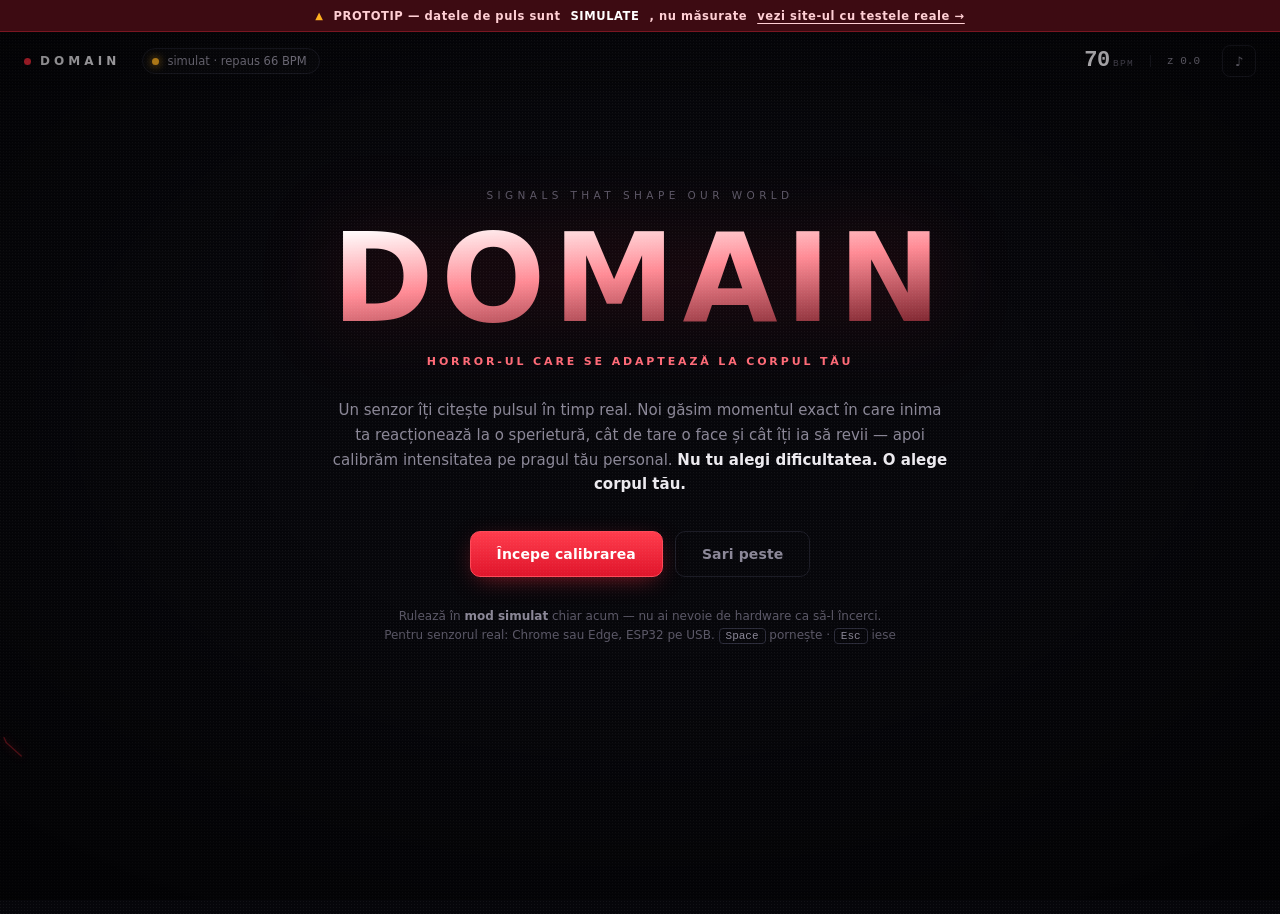
<file: prototip-interactiv.html>
<!DOCTYPE html>
<html lang="ro">
<head>
<meta charset="utf-8">
<meta name="viewport" content="width=device-width, initial-scale=1">
<title>DOMAIN — prototip interactiv (date simulate)</title>
<style>
/* ============================================================
   DOMAIN — un singur fisier. Deschide-l cu dublu-click.
   Estetica: monitor cardiac clinic, corupt de groaza.
   Rosu arterial = corpul. Cyan clinic = masuratoarea.
   ============================================================ */

:root{
  --bg:#06060a;
  --panel:#0d0d13;
  --panel-2:#12121a;
  --line:#1c1c26;
  --line-2:#2a2a38;
  --txt:#eceaef;
  --dim:#8b8797;
  --dim-2:#5a5766;
  --red:#ff2b3d;
  --red-soft:#ff6b78;
  --red-deep:#7a0d1a;
  --cyan:#4cc9f0;
  --amber:#ffb020;
  --green:#3ddc97;
  --sans:ui-sans-serif,system-ui,-apple-system,"Segoe UI",Roboto,"Helvetica Neue",Arial,sans-serif;
  --mono:ui-monospace,"SF Mono","Cascadia Mono","Roboto Mono",Menlo,Consolas,monospace;
  --ease:cubic-bezier(.22,.61,.36,1);
}

*{box-sizing:border-box}
html,body{height:100%;margin:0}
body{
  background:var(--bg); color:var(--txt); font-family:var(--sans);
  overflow:hidden; -webkit-font-smoothing:antialiased;
  text-rendering:optimizeLegibility;
}
::selection{background:var(--red);color:#fff}

/* ---------- fundal: monitor cardiac ambiental ---------- */
#bg{
  position:fixed; inset:0; width:100%; height:100%; z-index:0;
  opacity:.06; transition:opacity .9s var(--ease);
}
body[data-screen="intro"] #bg{opacity:.5}
body[data-screen="calib"] #bg{opacity:.09}
body[data-screen="play"]  #bg{opacity:0}

/* ---------- straturi de efect ---------- */
#fx{position:fixed;inset:0;z-index:60;pointer-events:none}
#fx .scan{
  position:absolute;inset:0;opacity:.5;
  background:repeating-linear-gradient(0deg,rgba(255,255,255,.028) 0 1px,transparent 1px 3px);
}
#fx .grain{
  position:absolute;inset:-50%;opacity:.05;
  background-image:radial-gradient(circle at 50% 50%,#fff 0.5px,transparent 0.6px);
  background-size:3px 3px;
  animation:drift 6s steps(6) infinite;
}
@keyframes drift{
  0%{transform:translate(0,0)} 20%{transform:translate(-1%,1%)}
  40%{transform:translate(1%,-1%)} 60%{transform:translate(-1%,-1%)}
  80%{transform:translate(1%,1%)} 100%{transform:translate(0,0)}
}
#fx .vig{
  position:absolute;inset:0;
  background:radial-gradient(ellipse 90% 80% at 50% 45%,transparent 35%,rgba(0,0,0,.75) 100%);
}
#arousal{
  position:fixed;inset:0;z-index:61;pointer-events:none;opacity:0;
  transition:opacity .45s var(--ease);
  background:radial-gradient(ellipse 80% 70% at 50% 50%,transparent 30%,rgba(140,0,16,.75) 100%);
}
body.shake #app{animation:shake .32s infinite}
@keyframes shake{
  0%{transform:translate(0,0)}25%{transform:translate(1.5px,-1px)}
  50%{transform:translate(-1.5px,1px)}75%{transform:translate(1px,1.5px)}
  100%{transform:translate(0,0)}
}
@media (prefers-reduced-motion:reduce){
  body.shake #app{animation:none}
  #fx .grain{animation:none}
}

/* ---------- bara de sus ---------- */
#topbar{
  position:fixed;top:0;left:0;right:0;height:58px;z-index:50;
  display:flex;align-items:center;gap:22px;padding:0 24px;
  background:linear-gradient(180deg,rgba(6,6,10,.96),rgba(6,6,10,.55) 70%,transparent);
  backdrop-filter:blur(6px);
}
.wordmark{
  font-weight:800;letter-spacing:.34em;font-size:12px;
  display:flex;align-items:center;gap:9px;
}
.wordmark .beat{
  width:7px;height:7px;border-radius:50%;background:var(--red);
  box-shadow:0 0 0 0 rgba(255,43,61,.65);
}
.wordmark .beat.on{animation:ping .55s var(--ease)}
@keyframes ping{
  0%{box-shadow:0 0 0 0 rgba(255,43,61,.6);transform:scale(1)}
  60%{box-shadow:0 0 0 9px rgba(255,43,61,0);transform:scale(1.5)}
  100%{box-shadow:0 0 0 0 rgba(255,43,61,0);transform:scale(1)}
}
#srcChip{
  display:flex;align-items:center;gap:8px;font-size:11.5px;color:var(--dim);
  border:1px solid var(--line);border-radius:99px;padding:5px 12px 5px 9px;
  cursor:pointer;transition:.18s var(--ease);background:rgba(255,255,255,.012);
}
#srcChip:hover,#srcChip:focus-visible{border-color:var(--line-2);color:var(--txt)}
.dot{width:7px;height:7px;border-radius:50%;background:var(--dim-2);flex:none}
.dot.sim{background:var(--amber);box-shadow:0 0 9px var(--amber)}
.dot.live{background:var(--green);box-shadow:0 0 9px var(--green)}
.dot.off{background:#3d3a47}

.vitals{margin-left:auto;display:flex;align-items:center;gap:16px;font-family:var(--mono)}
.vitals .big{font-size:22px;font-weight:700;letter-spacing:-.02em;line-height:1}
.vitals .big.pulse{animation:bump .5s var(--ease)}
@keyframes bump{0%{transform:scale(1)}30%{transform:scale(1.09)}100%{transform:scale(1)}}
.vitals .u{font-size:9.5px;color:var(--dim-2);letter-spacing:.14em;margin-left:3px}
.vitals .z{font-size:11px;color:var(--dim);padding-left:16px;border-left:1px solid var(--line)}
#sndBtn{
  border:1px solid var(--line);background:transparent;color:var(--dim);
  border-radius:8px;width:34px;height:32px;cursor:pointer;font-size:13px;
  transition:.18s var(--ease);
}
#sndBtn:hover,#sndBtn:focus-visible{border-color:var(--line-2);color:var(--txt)}
#sndBtn.on{color:var(--red);border-color:rgba(255,43,61,.4)}

/* ---------- ecrane ---------- */
#app{position:absolute;inset:0;z-index:10}
.screen{
  position:absolute;inset:58px 0 0 0;overflow-y:auto;overflow-x:hidden;
  opacity:0;visibility:hidden;transform:translateY(14px);
  transition:opacity .5s var(--ease),transform .5s var(--ease),visibility .5s;
}
.screen.active{opacity:1;visibility:visible;transform:none}
.screen::-webkit-scrollbar{width:9px}
.screen::-webkit-scrollbar-thumb{background:var(--line);border-radius:9px}
.screen::-webkit-scrollbar-track{background:transparent}

.wrap{max-width:1180px;margin:0 auto;padding:56px 32px 90px}
.wrap.narrow{max-width:880px;text-align:center;padding-top:min(11vh,110px)}

/* intrari decalate */
.screen.active .stag>*{animation:rise .7s var(--ease) backwards}
.screen.active .stag>*:nth-child(1){animation-delay:.05s}
.screen.active .stag>*:nth-child(2){animation-delay:.13s}
.screen.active .stag>*:nth-child(3){animation-delay:.21s}
.screen.active .stag>*:nth-child(4){animation-delay:.29s}
.screen.active .stag>*:nth-child(5){animation-delay:.37s}
.screen.active .stag>*:nth-child(6){animation-delay:.45s}
@keyframes rise{from{opacity:0;transform:translateY(16px)}to{opacity:1;transform:none}}

/* ---------- tipografie ---------- */
.eyebrow{
  font-size:10.5px;letter-spacing:.42em;text-transform:uppercase;
  color:var(--dim-2);margin:0 0 24px;
}
.hero{
  font-size:clamp(52px,9.6vw,128px);line-height:.88;margin:0;
  font-weight:900;letter-spacing:.06em;
  background:linear-gradient(175deg,#fff 8%,#ff8b95 46%,#5c0a14 100%);
  -webkit-background-clip:text;background-clip:text;color:transparent;
  filter:drop-shadow(0 0 42px rgba(255,43,61,.16));
}
.tag{
  color:var(--red-soft);letter-spacing:.26em;text-transform:uppercase;
  font-size:11px;margin:22px 0 30px;font-weight:600;
}
h2{
  font-size:clamp(26px,3.4vw,38px);margin:0 0 12px;
  font-weight:800;letter-spacing:-.02em;
}
h2 .accent{color:var(--red)}
.lead{color:var(--dim);line-height:1.65;font-size:15px;max-width:620px;margin:0 0 30px}
.wrap.narrow .lead{margin:0 auto 34px}
.hint{color:var(--dim-2);font-size:12px;line-height:1.6;margin-top:30px}
.hint kbd{
  font-family:var(--mono);font-size:11px;border:1px solid var(--line-2);
  border-radius:4px;padding:1px 6px;color:var(--dim);
}

/* ---------- butoane ---------- */
.row{display:flex;gap:12px;flex-wrap:wrap;align-items:center}
.wrap.narrow .row{justify-content:center}
button{font:inherit;cursor:pointer;border-radius:10px;transition:.2s var(--ease)}
.btn{
  padding:14px 26px;font-size:14px;font-weight:600;letter-spacing:.01em;
  border:1px solid var(--line);background:transparent;color:var(--dim);
}
.btn:hover,.btn:focus-visible{border-color:var(--line-2);color:var(--txt);transform:translateY(-1px)}
button:focus-visible,.opt:focus-visible,#srcChip:focus-visible{outline:2px solid var(--cyan);outline-offset:3px}
.btn.pri{
  background:linear-gradient(180deg,#ff3b4c,#e0142a);border-color:#ff4a59;color:#fff;
  box-shadow:0 6px 24px -8px rgba(255,43,61,.6);
}
.btn.pri:hover,.btn.pri:focus-visible{box-shadow:0 10px 30px -8px rgba(255,43,61,.75);transform:translateY(-2px)}
.btn.sm{padding:9px 16px;font-size:12.5px;border-radius:8px}

/* ---------- panouri ---------- */
.panel{
  border:1px solid var(--line);border-radius:14px;
  background:linear-gradient(180deg,var(--panel-2),var(--panel));
  position:relative;overflow:hidden;
}
.panel::before{
  content:"";position:absolute;top:0;left:14px;right:14px;height:1px;
  background:linear-gradient(90deg,transparent,rgba(255,255,255,.07),transparent);
}
.panel-label{
  position:absolute;top:12px;left:16px;z-index:2;
  font-family:var(--mono);font-size:9.5px;letter-spacing:.2em;
  text-transform:uppercase;color:var(--dim-2);
}

/* ---------- calibrare ---------- */
.calib-grid{
  display:grid;grid-template-columns:240px 1fr;gap:22px;align-items:stretch;
  margin:6px 0 22px;
}
@media (max-width:820px){.calib-grid{grid-template-columns:1fr}}
.breath{
  display:flex;flex-direction:column;align-items:center;justify-content:center;
  padding:26px 18px;gap:16px;
}
.ring{position:relative;width:150px;height:150px}
.ring canvas{width:150px;height:150px;display:block}
.ring .rbpm{
  position:absolute;inset:0;display:flex;flex-direction:column;
  align-items:center;justify-content:center;font-family:var(--mono);
}
.ring .rbpm b{font-size:34px;font-weight:700;line-height:1}
.ring .rbpm i{font-size:9px;color:var(--dim-2);letter-spacing:.2em;font-style:normal;margin-top:3px}
.breath-txt{
  font-size:11px;letter-spacing:.22em;text-transform:uppercase;
  color:var(--dim-2);transition:color .6s var(--ease);height:14px;
}
.breath-txt.in{color:var(--cyan)}
.ecg-panel{min-height:230px;padding:34px 10px 10px}
.ecg-panel canvas{width:100%;height:186px;display:block}

.tiles{display:grid;grid-template-columns:repeat(auto-fit,minmax(130px,1fr));gap:12px}
.tile{
  border:1px solid var(--line);border-radius:12px;padding:16px 18px;
  background:var(--panel);text-align:left;
}
.tile b{display:block;font-family:var(--mono);font-size:26px;font-weight:700;letter-spacing:-.02em}
.tile b small{font-size:12px;color:var(--dim-2);font-weight:400;margin-left:2px}
.tile span{
  display:block;font-size:9.5px;color:var(--dim-2);text-transform:uppercase;
  letter-spacing:.16em;margin-top:6px;
}
.bar{height:2px;background:var(--line);border-radius:2px;margin-top:26px;overflow:hidden}
.bar>i{display:block;height:100%;width:100%;transform:scaleX(0);transform-origin:0 50%;background:linear-gradient(90deg,var(--cyan),var(--red));transition:transform .25s var(--ease)}

/* ---------- nivele ---------- */
.levels{display:grid;grid-template-columns:repeat(auto-fit,minmax(275px,1fr));gap:18px;margin-top:8px}
.lvl{
  border:1px solid var(--line);border-radius:16px;padding:26px 24px 22px;
  background:linear-gradient(180deg,var(--panel-2),var(--panel));
  cursor:pointer;position:relative;overflow:hidden;
  transition:.28s var(--ease);
}
.lvl::after{
  content:"";position:absolute;inset:0;opacity:0;transition:opacity .3s var(--ease);
  background:radial-gradient(circle at 50% 0%,rgba(255,43,61,.14),transparent 65%);
}
.lvl:hover,.lvl:focus-visible{transform:translateY(-5px);border-color:rgba(255,43,61,.35);outline:none}
.lvl:focus-visible{box-shadow:0 0 0 2px var(--cyan)}
.lvl:hover::after,.lvl:focus-visible::after{opacity:1}
.lvl.rec{border-color:var(--red);box-shadow:0 0 0 1px rgba(255,43,61,.2),0 16px 44px -22px rgba(255,43,61,.6)}
.lvl .rectag{
  position:absolute;top:16px;right:18px;font-size:9px;letter-spacing:.18em;
  text-transform:uppercase;color:var(--red);font-weight:700;
}
.lvl .num{font-family:var(--mono);font-size:11px;color:var(--dim-2);letter-spacing:.14em}
.lvl h3{margin:10px 0 8px;font-size:23px;font-weight:800;letter-spacing:-.01em}
.lvl p{color:var(--dim);font-size:13.5px;line-height:1.6;margin:0 0 20px;min-height:66px}
.pips{display:flex;gap:4px;margin-bottom:18px}
.pips i{height:3px;flex:1;background:var(--line);border-radius:3px;transition:.3s var(--ease)}
.pips i.on{background:var(--red);box-shadow:0 0 10px rgba(255,43,61,.55)}
.lvl .meta{font-family:var(--mono);font-size:10.5px;color:var(--dim-2);letter-spacing:.04em}

/* ---------- player ---------- */
#s-play{inset:0}
.stage{position:absolute;inset:0;background:#000;display:flex;align-items:center;justify-content:center}
#clip{max-width:100%;max-height:100%;display:none}
#clip.on{display:block}
#phantom{position:absolute;inset:0;width:100%;height:100%;display:none}
#phantom.on{display:block}
#flash{position:absolute;inset:0;background:#fff;opacity:0;pointer-events:none}
#flash.hit{animation:fl .55s ease-out}
@keyframes fl{0%{opacity:.9}100%{opacity:0}}

.hud{
  position:absolute;left:0;right:0;bottom:0;z-index:4;
  padding:22px 28px 20px;display:flex;align-items:flex-end;gap:26px;
  background:linear-gradient(0deg,rgba(0,0,0,.92) 20%,transparent);
}
.hud-bpm{font-family:var(--mono);line-height:.9;flex:none}
.hud-bpm b{font-size:52px;font-weight:700;letter-spacing:-.03em}
.hud-bpm b.pulse{animation:bump .5s var(--ease)}
.hud-bpm i{font-size:11px;color:var(--dim-2);font-style:normal;margin-left:5px}
.hud-bpm span{
  display:block;font-family:var(--sans);font-size:10px;color:var(--dim-2);
  letter-spacing:.2em;text-transform:uppercase;margin-top:9px;
}
#hudChart{flex:1;height:86px;min-width:0}
.hud-right{display:flex;flex-direction:column;align-items:flex-end;gap:12px;flex:none}
.meter{width:150px}
.meter em{
  display:block;font-family:var(--mono);font-size:9px;color:var(--dim-2);
  letter-spacing:.18em;text-transform:uppercase;font-style:normal;margin-bottom:6px;
  text-align:right;
}
.meter .track{height:5px;background:#1e1d26;border-radius:3px;overflow:hidden}
.meter .track>i{
  display:block;height:100%;width:100%;border-radius:3px;transform:scaleX(0);transform-origin:0 50%;
  background:linear-gradient(90deg,var(--cyan),var(--amber),var(--red));
  transition:transform .3s var(--ease);
}
#cool{
  position:absolute;inset:0;z-index:6;display:none;
  align-items:center;justify-content:center;flex-direction:column;gap:16px;
  background:rgba(4,4,7,.88);backdrop-filter:blur(3px);
}
#cool.on{display:flex}
#cool .t{font-family:var(--mono);font-size:13px;letter-spacing:.22em;color:var(--dim);text-transform:uppercase}
#cool .n{font-family:var(--mono);font-size:46px;font-weight:700;color:var(--red)}
#cool .s{font-size:12px;color:var(--dim-2);max-width:340px;text-align:center;line-height:1.6}

/* ---------- rezultate ---------- */
.res-head{display:flex;gap:34px;align-items:center;margin:10px 0 30px;flex-wrap:wrap}
.gauge{position:relative;width:190px;height:190px;flex:none}
.gauge canvas{width:190px;height:190px;display:block}
.gauge .val{
  position:absolute;inset:0;display:flex;flex-direction:column;
  align-items:center;justify-content:center;
}
.gauge .val b{font-family:var(--mono);font-size:52px;font-weight:700;line-height:1;letter-spacing:-.03em}
.gauge .val span{font-size:9px;letter-spacing:.22em;color:var(--dim-2);text-transform:uppercase;margin-top:7px}
.verdict{flex:1;min-width:300px;line-height:1.75;font-size:14.5px;color:var(--dim)}
.verdict b{color:var(--txt);font-weight:600}
.verdict .line{
  display:block;margin-top:14px;padding-top:14px;border-top:1px solid var(--line);
  color:var(--red-soft);font-size:13.5px;
}

.res-chart{padding:34px 12px 12px;margin-bottom:14px}
.res-chart canvas{width:100%;height:290px;display:block}
.legend{display:flex;gap:20px;flex-wrap:wrap;margin:0 0 30px;padding-left:4px}
.legend div{display:flex;align-items:center;gap:7px;font-size:11px;color:var(--dim-2)}
.legend .sw{width:16px;height:2px;border-radius:2px;background:var(--red)}
.legend .sw.dash{background:repeating-linear-gradient(90deg,var(--dim) 0 4px,transparent 4px 8px);height:2px}
.legend .sw.dot{width:8px;height:8px;border-radius:50%;background:#fff}
.legend .sw.cy{width:8px;height:8px;border-radius:50%;background:var(--cyan)}
.legend .sw.box{width:16px;height:11px;border-radius:2px;background:rgba(255,43,61,.14);border:1px solid rgba(255,43,61,.35)}

table{width:100%;border-collapse:collapse;font-size:13px;margin-bottom:32px}
th{
  text-align:left;padding:0 12px 12px;color:var(--dim-2);font-weight:500;
  font-size:9.5px;text-transform:uppercase;letter-spacing:.16em;
  border-bottom:1px solid var(--line);
}
td{padding:14px 12px;border-bottom:1px solid #131319;font-family:var(--mono);font-size:13px}
tr:hover td{background:rgba(255,255,255,.018)}
td.muted{color:var(--dim-2);font-family:var(--sans)}
.pill{padding:3px 10px;border-radius:99px;font-size:11.5px;font-weight:600}
.pill.hi{background:rgba(255,43,61,.16);color:var(--red-soft)}
.pill.mid{background:rgba(255,176,32,.14);color:var(--amber)}
.pill.lo{background:rgba(61,220,151,.12);color:var(--green)}

/* ---------- modal ---------- */
.modal{
  position:fixed;inset:0;z-index:100;display:none;
  align-items:center;justify-content:center;background:rgba(3,3,6,.86);
  backdrop-filter:blur(4px);
}
.modal.open{display:flex;animation:fade .3s var(--ease)}
@keyframes fade{from{opacity:0}to{opacity:1}}
.modal .box{
  background:linear-gradient(180deg,var(--panel-2),var(--panel));
  border:1px solid var(--line-2);border-radius:18px;padding:28px;
  width:min(480px,92vw);animation:rise .4s var(--ease);
}
.modal h3{margin:0 0 6px;font-size:19px;font-weight:800}
.modal .sub{color:var(--dim-2);font-size:12.5px;margin:0 0 20px;line-height:1.6}
.opt{
  border:1px solid var(--line);border-radius:12px;padding:15px 16px;
  margin-bottom:10px;cursor:pointer;transition:.2s var(--ease);
  display:flex;gap:13px;align-items:flex-start;
}
.opt:hover,.opt:focus-visible{border-color:var(--line-2);background:rgba(255,255,255,.015)}
.opt.active{border-color:var(--red);background:rgba(255,43,61,.05)}
.opt .ic{
  width:30px;height:30px;border-radius:8px;flex:none;display:flex;
  align-items:center;justify-content:center;font-size:14px;
  background:rgba(255,255,255,.04);
}
.opt b{display:block;font-size:13.5px;margin-bottom:3px;font-weight:600}
.opt span{color:var(--dim-2);font-size:12px;line-height:1.5}
.opt.dis{opacity:.38;cursor:not-allowed}
.opt.dis:hover{border-color:var(--line);background:none}
</style>
</head>
<body data-screen="intro">

<canvas id="bg"></canvas>
<div id="fx"><div class="scan"></div><div class="grain"></div><div class="vig"></div></div>
<div id="arousal"></div>

<header id="topbar">
  <div class="wordmark"><span class="beat" id="beatDot"></span>DOMAIN</div>
  <div id="srcChip"><span class="dot off" id="srcDot"></span><span id="srcLabel">se pornește…</span></div>
  <div class="vitals">
    <div><span class="big" id="bpmNow">--</span><span class="u">BPM</span></div>
    <div class="z" id="zNow">z 0.0</div>
  </div>
  <button id="sndBtn" title="Puls audio">♪</button>
</header>

<div id="app">

<!-- ══════════ 1 · INTRO ══════════ -->
<section class="screen active" id="s-intro">
  <div class="wrap narrow stag">
    <p class="eyebrow">Signals that Shape Our World</p>
    <h1 class="hero">DOMAIN</h1>
    <p class="tag">Horror-ul care se adaptează la corpul tău</p>
    <p class="lead">
      Un senzor îți citește pulsul în timp real. Noi găsim momentul exact în care
      inima ta reacționează la o sperietură, cât de tare o face și cât îți ia să
      revii — apoi calibrăm intensitatea pe pragul tău personal.
      <b style="color:var(--txt)">Nu tu alegi dificultatea. O alege corpul tău.</b>
    </p>
    <div class="row">
      <button class="btn pri" id="goCalib">Începe calibrarea</button>
      <button class="btn" id="skipCalib">Sari peste</button>
    </div>
    <p class="hint">
      Rulează în <b style="color:var(--dim)">mod simulat</b> chiar acum — nu ai nevoie de hardware ca să-l încerci.<br>
      Pentru senzorul real: Chrome sau Edge, ESP32 pe USB. <kbd>Space</kbd> pornește · <kbd>Esc</kbd> iese
    </p>
  </div>
</section>

<!-- ══════════ 2 · CALIBRARE ══════════ -->
<section class="screen" id="s-calib">
  <div class="wrap narrow stag" style="max-width:900px">
    <h2>Calibrare <span class="accent">·</span> pragul tău de repaus</h2>
    <p class="lead">
      Stai nemișcat și respiră în ritmul cercului. Fără să știm cum arată inima ta
      liniștită, „s-a speriat" nu înseamnă nimic.
    </p>

    <div class="calib-grid">
      <div class="panel breath">
        <div class="ring">
          <canvas id="ringCv" width="150" height="150"></canvas>
          <div class="rbpm"><b id="cRing">--</b><i>BPM</i></div>
        </div>
        <div class="breath-txt" id="breathTxt">inspiră</div>
      </div>
      <div class="panel ecg-panel">
        <div class="panel-label">semnal · live</div>
        <canvas id="calibCv"></canvas>
      </div>
    </div>

    <div class="tiles">
      <div class="tile"><b id="cBpm">--</b><span>puls mediu</span></div>
      <div class="tile"><b id="cSd">--</b><span>deviație standard</span></div>
      <div class="tile"><b id="cRmssd">--<small>ms</small></b><span>RMSSD · HRV</span></div>
      <div class="tile"><b id="cLeft">--<small>s</small></b><span>rămase</span></div>
    </div>

    <div class="bar"><i id="calibBar"></i></div>
    <div class="row" style="margin-top:26px">
      <button class="btn sm" id="calibAbort">Anulează</button>
      <button class="btn sm" id="calibNow" style="display:none">Gata, continuă</button>
    </div>
  </div>
</section>

<!-- ══════════ 3 · NIVELE ══════════ -->
<section class="screen" id="s-levels">
  <div class="wrap stag">
    <h2>Alege <span class="accent">intensitatea</span></h2>
    <p class="lead">Baseline-ul tău: <b id="baseSum" style="color:var(--txt);font-family:var(--mono)">--</b><br>
      Poți alege manual acum — după primul clip, Domain decide singur.</p>
    <div class="levels" id="levelGrid"></div>
    <div class="row" style="margin-top:30px">
      <button class="btn sm" id="backIntro">Înapoi</button>
      <button class="btn sm" id="recalib">Recalibrează</button>
    </div>
  </div>
</section>

<!-- ══════════ 4 · PLAYER ══════════ -->
<section class="screen" id="s-play">
  <div class="stage">
    <video id="clip" playsinline></video>
    <canvas id="phantom"></canvas>
    <div id="flash"></div>

    <div class="hud">
      <div class="hud-bpm">
        <b id="hudBpm">--</b><i>BPM</i>
        <span id="hudLevel">—</span>
      </div>
      <canvas id="hudChart"></canvas>
      <div class="hud-right">
        <div class="meter"><em>nivel de activare</em><div class="track"><i id="fearFill"></i></div></div>
        <button class="btn sm" id="abortClip">Stop</button>
      </div>
    </div>

    <div id="cool">
      <div class="t">analizăm reacția</div>
      <div class="n" id="coolN">--</div>
      <div class="s">Pulsul are nevoie de câteva secunde ca să revină. Măsurăm coada răspunsului — fără ea nu putem calcula timpul de revenire.</div>
    </div>
  </div>
</section>

<!-- ══════════ 5 · REZULTATE ══════════ -->
<section class="screen" id="s-results">
  <div class="wrap stag">
    <h2>Analiza <span class="accent">sesiunii</span></h2>

    <div class="res-head">
      <div class="gauge">
        <canvas id="gaugeCv" width="190" height="190"></canvas>
        <div class="val"><b id="fearScore">--</b><span>Fear Score</span></div>
      </div>
      <div class="verdict" id="verdict"></div>
    </div>

    <div class="panel res-chart">
      <div class="panel-label">puls · sesiune completă</div>
      <canvas id="resCv"></canvas>
    </div>
    <div class="legend">
      <div><span class="sw"></span>puls</div>
      <div><span class="sw dash"></span>baseline personal</div>
      <div><span class="sw box"></span>fereastră de analiză</div>
      <div><span class="sw dot"></span>apogeu</div>
      <div><span class="sw cy"></span>freeze (bradicardie)</div>
    </div>

    <table id="tbl">
      <thead><tr>
        <th>#</th><th>moment</th><th>latență</th><th>Δ BPM</th>
        <th>z apogeu</th><th>freeze</th><th>revenire</th><th>scor</th>
      </tr></thead>
      <tbody></tbody>
    </table>

    <div class="row">
      <button class="btn pri" id="nextClip">Continuă</button>
      <button class="btn" id="backLevels">Alege manual</button>
      <button class="btn sm" id="expJson">Export JSON</button>
      <button class="btn sm" id="expCsv">Export CSV</button>
    </div>
  </div>
</section>

</div><!-- /#app -->

<!-- ══════════ MODAL SURSĂ ══════════ -->
<div class="modal" id="srcModal">
  <div class="box">
    <h3>Sursa de date</h3>
    <p class="sub">De unde vine pulsul. Poți schimba oricând, inclusiv în timpul demo-ului.</p>
    <div class="opt" data-src="serial">
      <div class="ic">⏻</div>
      <div><b>ESP32 prin USB · WebSerial</b>
      <span>Cea mai sigură pe scenă — nu depinde de WiFi. Chrome sau Edge.</span></div>
    </div>
    <div class="opt" data-src="sim">
      <div class="ic">∿</div>
      <div><b>Mod simulat</b>
      <span>Puls generat cu răspuns fiziologic realist. Demo complet fără hardware.</span></div>
    </div>
    <div class="opt dis" data-src="ws">
      <div class="ic">≈</div>
      <div><b>WebSocket la ESP32 <i style="color:var(--dim-2);font-style:normal">— neimplementat</i></b>
      <span>Wireless. Vezi pasul 3 din ROADMAP.md.</span></div>
    </div>
    <div class="row" style="margin-top:18px;justify-content:flex-end">
      <button class="btn sm" id="closeModal">Închide</button>
    </div>
  </div>
</div>

<script>
"use strict";
/* ============================================================
   DOMAIN — tot codul, intr-un singur loc.
   Sectiuni:  0 utilitare · 1 motorul de semnal · 2 sursele de date
              3 ECG sintetic · 4 grafice · 5 aplicatia
   ============================================================ */
const D = {};
const $ = id => document.getElementById(id);
const clamp = (v,a,b) => Math.min(b, Math.max(a, v));


/* ══════════════════════════════════════════════════════════
   0 · UTILITARE DE INTERFATA
   ══════════════════════════════════════════════════════════ */

/* numere care aluneca spre valoarea noua in loc sa sara brusc */
const Tween = (() => {
  const items = new Map();
  function set(el, value, dec, suffix){
    if (!el) return;
    const it = items.get(el) || {cur: value, dec: dec||0, suffix: suffix||''};
    it.target = value; it.dec = dec||0; it.suffix = suffix||'';
    if (!items.has(el)) { it.cur = value; items.set(el, it); }
    items.set(el, it);
  }
  function snap(el, value){ const it = items.get(el); if (it) it.cur = value; }
  function loop(){
    items.forEach((it, el) => {
      if (!Number.isFinite(it.target)) return;
      it.cur += (it.target - it.cur) * 0.22;
      if (Math.abs(it.target - it.cur) < Math.pow(10, -it.dec)/2) it.cur = it.target;
      el.textContent = it.cur.toFixed(it.dec) + it.suffix;
    });
    requestAnimationFrame(loop);
  }
  loop();
  return {set, snap};
})();

/* canvas cu densitate corecta de pixeli */
function fit(cv){
  const dpr = window.devicePixelRatio || 1;
  const r = cv.getBoundingClientRect();
  const w = Math.max(1, Math.round(r.width)), h = Math.max(1, Math.round(r.height));
  if (cv.width !== Math.round(w*dpr) || cv.height !== Math.round(h*dpr)){
    cv.width = Math.round(w*dpr); cv.height = Math.round(h*dpr);
  }
  const ctx = cv.getContext('2d');
  ctx.setTransform(dpr,0,0,dpr,0,0);
  return {ctx, w, h};
}


/* ══════════════════════════════════════════════════════════
   1 · MOTORUL DE SEMNAL
   ------------------------------------------------------------
   Aici se intampla tot ce conteaza stiintific:
     baseline de repaus -> normalizare in z-score -> detectia
     apogeului dupa fiecare jumpscare -> Fear Score -> adaptare.

   De ce z-score si nu BPM brut: cineva cu puls de repaus 55 si
   cineva cu 85 nu pot fi comparati direct. Conteaza cu cate
   deviatii standard sare fata de PROPRIUL lui repaus.
   ══════════════════════════════════════════════════════════ */
D.Signal = (function(){
  const mean = a => a.length ? a.reduce((s,x)=>s+x,0)/a.length : 0;
  const stdev = (a,m) => {
    if (a.length < 2) return 0;
    m = (m===undefined) ? mean(a) : m;
    return Math.sqrt(a.reduce((s,x)=>s+(x-m)*(x-m),0)/(a.length-1));
  };

  /* fiecare esantion: {t: secunde in contextul curent, bpm, ibi} */
  class Buffer {
    constructor(){ this.samples = []; }
    push(s){ this.samples.push(s); }
    clear(){ this.samples = []; }
    get last(){ return this.samples[this.samples.length-1] || null; }
    range(t0,t1){ const o=[]; for (const s of this.samples) if (s.t>=t0 && s.t<=t1) o.push(s); return o; }
  }

  /*
    Ignoram primele `settle` secunde: omul tocmai s-a asezat, senzorul
    inca se stabilizeaza, iar valorile de acolo strica media.
    RMSSD = radacina medie patratica a diferentelor succesive intre
    intervalele R-R. Scade rapid la stres — semnal mai prompt decat BPM-ul.
  */
  function computeBaseline(samples, settle){
    settle = settle===undefined ? 10 : settle;
    const use = samples.filter(s => s.t >= settle);
    const src = use.length > 10 ? use : samples;
    const bpms = src.map(s=>s.bpm).filter(Number.isFinite);
    if (!bpms.length) return null;

    const m = mean(bpms);
    let sd = Math.max(stdev(bpms, m), 1.5);   // prag minim: altfel z-score-ul explodeaza

    const ibis = src.map(s=>s.ibi).filter(Number.isFinite);
    let rmssd = null;
    if (ibis.length > 5){
      let acc=0, n=0;
      for (let i=1;i<ibis.length;i++){
        const d = ibis[i]-ibis[i-1];
        if (Math.abs(d) < 300){ acc += d*d; n++; }   // filtram artefactele
      }
      if (n) rmssd = Math.sqrt(acc/n);
    }
    const quality = bpms.length < 30 ? 'slabă' : (sd > 12 ? 'zgomotoasă' : 'bună');
    return {bpm:m, sd:sd, rmssd:rmssd, n:bpms.length, quality:quality};
  }

  const DEFAULT_BASELINE = {bpm:72, sd:4.5, rmssd:42, n:0, quality:'implicită'};
  const z = (bpm, base) => base ? (bpm - base.bpm)/base.sd : 0;

  /*
    Fereastra de analiza: [t0 - PRE, t0 + POST].
      PRE  — referinta imediat dinaintea sperieturii (nu baseline-ul global:
             pulsul putea fi deja urcat de la sperietura anterioara)
      POST — 10s acopera aproape orice raspuns simpatic la un jumpscare

    freeze   — scaderea scurta de puls din primele ~2s (raspunsul de inghetare).
               Nu toata lumea o are, dar cand apare e semnul cel mai curat
               ca sperietura a fost reala si brusca.
    apogeu   — maximul de BPM din fereastra
    latenta  — t_apogeu - t0, tipic 1.5-3.5s
    revenire — cat dureaza pana scade sub 25% din amplitudine
  */
  const PRE = 3.0, POST = 10.0;

  /*
    nextT = momentul urmatoarei sperieturi. Daca exista si vine la mai
    putin de POST secunde, taiem fereastra inainte de ea — altfel varful
    sperieturii urmatoare e atribuit gresit acesteia si latenta iese
    aberanta (8-9 secunde in loc de 2).
  */
  function analyzeScare(buffer, scare, base, nextT){
    const t0 = scare.t;
    const postEnd = (Number.isFinite(nextT) && nextT > t0)
      ? Math.min(t0 + POST, nextT - 0.4) : t0 + POST;
    const pre = buffer.range(t0 - PRE, t0);
    const post = buffer.range(t0, postEnd);
    if (post.length < 3) return null;

    const preBpm = pre.length ? mean(pre.map(s=>s.bpm)) : (base ? base.bpm : post[0].bpm);

    let peak = post[0];
    for (const s of post) if (s.bpm > peak.bpm) peak = s;

    /* freeze: minimul din primele 2.5s, daca e semnificativ sub referinta */
    const early = buffer.range(t0, t0 + 2.5);
    let dip = null;
    if (early.length){
      let lo = early[0];
      for (const s of early) if (s.bpm < lo.bpm) lo = s;
      if (lo.bpm < preBpm - 2 && lo.t < peak.t) dip = {t: lo.t - t0, drop: preBpm - lo.bpm};
    }

    const delta = peak.bpm - preBpm;
    const latency = peak.t - t0;
    const zPeak = z(peak.bpm, base);

    let recovery = null;
    if (delta > 1){
      const thr = preBpm + delta*0.25;
      for (const s of buffer.range(peak.t, postEnd + 8)){
        if (s.bpm <= thr){ recovery = s.t - peak.t; break; }
      }
    }

    /*
      Scalele sunt calibrate ca un jumpscare "normal" (+10..12 BPM, ~3
      deviatii) sa cada in jur de 50, nu la 80. Daca saturezi scorul,
      logica adaptiva recomanda mereu acelasi lucru si demo-ul isi
      pierde sensul.
    */
    const sDelta = clamp(delta/22, 0, 1);
    const sZ     = clamp(zPeak/6, 0, 1);
    const sRec   = recovery === null ? 0.6 : clamp(recovery/14, 0, 1);
    const sDip   = dip ? 0.06 : 0;
    const score  = clamp(100*(0.45*sDelta + 0.33*sZ + 0.10*sRec + sDip), 0, 100);

    return {
      t0, postEnd, intensity: scare.intensity||1, preBpm,
      peakBpm: peak.bpm, peakT: peak.t, delta, latency, zPeak,
      freeze: dip, recovery, score,
      detected: delta >= 2.5 && latency >= 0.4 && latency <= 8
    };
  }

  /* ponderam pe intensitate: lipsa reactiei la un scare de intensitate 3
     spune mai mult decat lipsa reactiei la unul de intensitate 1 */
  function sessionScore(results){
    const ok = results.filter(Boolean);
    if (!ok.length) return {score:0, hits:0, total:0, avgLatency:null, maxDelta:0};
    let wsum=0, w=0;
    for (const r of ok){ wsum += r.score*r.intensity; w += r.intensity; }
    const lats = ok.filter(r=>r.detected).map(r=>r.latency);
    return {
      score: wsum/w,
      hits: ok.filter(r=>r.detected).length,
      total: ok.length,
      avgLatency: lats.length ? mean(lats) : null,
      maxDelta: Math.max.apply(null, ok.map(r=>r.delta))
    };
  }

  /* praguri deliberat asimetrice: urcam mai usor decat coboram, ca sa nu
     blocam pe cineva in "prea usor" din cauza unui singur clip ratat */
  function adapt(sum, rank){
    const s = sum.score;
    let next = rank, why;
    if (s < 32)      { next = rank+1; why = 'Corpul tău abia a reacționat — urcăm intensitatea.'; }
    else if (s < 68) { next = rank;   why = 'Reacție în zona optimă — rămânem la acest nivel.'; }
    else             { next = rank-1; why = 'Reacție foarte puternică — coborâm ca să rămână plăcut.'; }
    next = clamp(next, 1, 3);
    if (next === rank && s >= 68) why = 'Reacție puternică, dar ești deja pe nivelul minim.';
    return {rank: next, reason: why};
  }

  return {Buffer, computeBaseline, analyzeScare, sessionScore, adapt, z,
          mean, stdev, DEFAULT_BASELINE, PRE, POST};
})();


/* ══════════════════════════════════════════════════════════
   2 · SURSELE DE DATE
   ------------------------------------------------------------
   PROTOCOL ESP32 (linii terminate cu \n, 115200 baud, ~10 Hz):
       {"bpm":78.2,"ibi":767}
   Acceptam si formele degradate, ca sa nu blocam integrarea:
       BPM:78   ·   78   ·   78,767
   ══════════════════════════════════════════════════════════ */

D.parseReading = function(line){
  if (!line) return null;
  if (line[0] === '{'){
    try{
      const o = JSON.parse(line);
      const bpm = Number(o.bpm !== undefined ? o.bpm : o.BPM);
      if (!Number.isFinite(bpm) || bpm < 25 || bpm > 230) return null;
      const ibi = Number(o.ibi !== undefined ? o.ibi : o.IBI);
      return {bpm, ibi: Number.isFinite(ibi) ? ibi : null};
    }catch(e){ return null; }
  }
  const m = line.match(/(-?\d+(?:\.\d+)?)/g);
  if (!m) return null;
  const bpm = Number(m[0]);
  if (!Number.isFinite(bpm) || bpm < 25 || bpm > 230) return null;
  const ibi = m[1] !== undefined ? Number(m[1]) : null;
  return {bpm, ibi: (ibi && ibi > 250 && ibi < 2400) ? ibi : null};
};

D.SerialSource = class {
  constructor(){ this.mode='serial'; this.onData=null; this.onError=null;
                 this.port=null; this.reader=null; this.running=false; this._buf=''; }
  static supported(){ return 'serial' in navigator; }

  async start(baudRate){
    if (!D.SerialSource.supported())
      throw new Error('WebSerial nu e disponibil în acest browser. Folosește Chrome sau Edge.');
    this.port = await navigator.serial.requestPort();
    await this.port.open({baudRate: baudRate || 115200});
    this.running = true;
    this._loop();
    return true;
  }
  async _loop(){
    const dec = new TextDecoder();
    this.reader = this.port.readable.getReader();
    try{
      while (this.running){
        const {value, done} = await this.reader.read();
        if (done) break;
        this._buf += dec.decode(value, {stream:true});
        let i;
        while ((i = this._buf.indexOf('\n')) >= 0){
          const line = this._buf.slice(0,i).trim();
          this._buf = this._buf.slice(i+1);
          const p = D.parseReading(line);
          if (p && this.onData) this.onData(p);
        }
        if (this._buf.length > 4096) this._buf = '';   // zgomot pe serial
      }
    }catch(e){ if (this.onError) this.onError(e); }
    finally{ try{ this.reader.releaseLock(); }catch(e){} }
  }
  async stop(){
    this.running = false;
    try{ if (this.reader) await this.reader.cancel(); }catch(e){}
    try{ if (this.port) await this.port.close(); }catch(e){}
    this.port = null; this.reader = null;
  }
  triggerScare(){}   /* sursa reala nu stie de jumpscare-uri */
};

/*
  Simulator fiziologic — ca sa poti dezvolta si prezenta fara senzor.

  Model:
    drift lent + aritmie sinusala respiratorie + zgomot de senzor
    raspuns la scare:
      freeze : cadere scurta de 3-6 BPM in jurul secundei 0.6
      varf   : (1-e^(-t/0.9)) * e^(-t/5.5), apogeu pe la ~2s
      coada  : revenire exponentiala in 10-15s
*/
D.SimSource = class {
  constructor(opts){
    opts = opts || {};
    this.mode='sim'; this.onData=null; this.hz = opts.hz || 10;
    this.base = opts.base || (62 + Math.random()*18);
    /* 0.35 = om de piatra, 1.7 = sare de pe scaun. Intervalul e larg
       intentionat, ca demo-ul sa produca toate cele trei decizii adaptive. */
    this.sensitivity = opts.sensitivity || (0.35 + Math.random()*1.35);
    this.scares = []; this.t = 0; this._timer = null;
    this._norm = this._normalize();
  }
  _shape(a){ return a <= 0 ? 0 : (1 - Math.exp(-a/0.9)) * Math.exp(-a/5.5); }
  _normalize(){ let mx=0; for (let a=0;a<20;a+=0.05) mx = Math.max(mx, this._shape(a)); return mx||1; }

  async start(){ this.t = 0; this._timer = setInterval(()=>this._tick(), 1000/this.hz); return true; }
  stop(){ clearInterval(this._timer); this._timer = null; this.scares = []; }

  triggerScare(intensity){
    const amp = (5 + (intensity||1)*4.5) * this.sensitivity * (0.8 + Math.random()*0.5);
    this.scares.push({at:this.t, amp:amp, freeze: Math.random() < 0.65});
    if (this.scares.length > 12) this.scares.shift();
  }

  _tick(){
    this.t += 1/this.hz;
    const t = this.t;
    /* Variabilitatea de repaus e intentionat generoasa: un puls real
       "plat" nu exista, iar daca simulatorul e prea curat, deviatia
       standard din calibrare iese sub prag si z-score-urile explodeaza. */
    let bpm = this.base
      + 3.0*Math.sin(t/6.4)
      + 2.0*Math.sin(t/23.0 + 1.1)
      + 3.2*Math.sin(2*Math.PI*0.25*t)
      + (Math.random()-0.5)*2.0;

    for (const s of this.scares){
      const a = t - s.at;
      if (a < 0 || a > 25) continue;
      if (s.freeze) bpm -= (3 + s.amp*0.14) * Math.exp(-Math.pow(a-0.6,2)/(2*0.30*0.30));
      bpm += s.amp * this._shape(a) / this._norm;
    }
    bpm = clamp(bpm, 38, 205);
    if (this.onData) this.onData({bpm, ibi: 60000/bpm + (Math.random()-0.5)*46});
  }
};


/* ══════════════════════════════════════════════════════════
   3 · ECG SINTETIC (decorativ)
   ------------------------------------------------------------
   Morfologia P-Q-R-S-T ca suma de gaussiene. Ritmul vine din
   BPM-ul REAL masurat; forma undei e reconstruita, nu masurata —
   senzorul de puls nu da ECG. E acolo pentru ca un monitor
   cardiac care arata ca un monitor cardiac vinde ideea instant.
   ══════════════════════════════════════════════════════════ */
const ECG = (() => {
  const G = [
    {c:0.13, a: 0.14, w:0.028},   // P
    {c:0.20, a:-0.10, w:0.008},   // Q
    {c:0.22, a: 1.00, w:0.008},   // R
    {c:0.245,a:-0.26, w:0.011},   // S
    {c:0.38, a: 0.26, w:0.048}    // T
  ];
  function wave(p){
    let v = 0;
    for (const g of G) v += g.a * Math.exp(-Math.pow(p-g.c,2)/(2*g.w*g.w));
    return v;
  }
  /* renderer in "sweep": linia se deseneaza spre dreapta si sterge in fata,
     exact ca pe un monitor din spital */
  class Sweep {
    constructor(cv, opts){
      opts = opts || {};
      this.cv = cv; this.x = 0; this.phase = 0; this.prevY = null;
      this.pxPerSec = opts.pxPerSec || 120;
      this.color = opts.color || '#ff2b3d';
      this.width = opts.width || 1.6;
      this.amp   = opts.amp || 0.34;
      this.midFrac = opts.midFrac || 0.55;
      this.glow  = opts.glow !== false;
      this.onBeat = null;
      this._w = 0; this._h = 0;
      this._last = performance.now();
    }
    resize(){
      const f = fit(this.cv);
      if (f.w !== this._w || f.h !== this._h){
        this._w = f.w; this._h = f.h; this.x = 0; this.prevY = null;
        f.ctx.clearRect(0,0,f.w,f.h);
      }
      return f;
    }
    step(bpm){
      const now = performance.now();
      let dt = (now - this._last)/1000;
      this._last = now;
      if (dt > 0.1) dt = 0.1;

      const {ctx, w, h} = this.resize();
      const dx = this.pxPerSec * dt;
      const beats = (bpm/60) * dt;
      const prevPhase = this.phase;
      this.phase = (this.phase + beats) % 1;
      /* varful R a trecut in acest cadru? */
      const crossed = (prevPhase < 0.22 && (this.phase > 0.22 || this.phase < prevPhase));
      if (crossed && this.onBeat) this.onBeat();

      const mid = h*this.midFrac;
      const y = mid - wave(this.phase) * h * this.amp;
      const x0 = this.x, x1 = this.x + dx;

      /* stergem o banda in fata cursorului */
      ctx.clearRect(x1, 0, 26, h);

      if (this.prevY !== null && x1 <= w){
        ctx.beginPath();
        ctx.moveTo(x0, this.prevY); ctx.lineTo(x1, y);
        ctx.strokeStyle = this.color; ctx.lineWidth = this.width;
        ctx.lineCap = 'round'; ctx.lineJoin = 'round';
        if (this.glow){ ctx.shadowColor = this.color; ctx.shadowBlur = 9; }
        ctx.stroke();
        ctx.shadowBlur = 0;
      }
      this.prevY = y;
      this.x = x1;
      if (this.x >= w){ this.x = 0; this.prevY = null; ctx.clearRect(0,0,30,h); }
    }
  }
  return {wave, Sweep};
})();


/* ══════════════════════════════════════════════════════════
   4 · GRAFICE
   ══════════════════════════════════════════════════════════ */
const Chart = (() => {

  function bounds(samples, base){
    let lo = base ? base.bpm - 9 : 55, hi = base ? base.bpm + 9 : 95;
    for (const s of samples){ if (s.bpm < lo) lo = s.bpm; if (s.bpm > hi) hi = s.bpm; }
    const pad = (hi-lo)*0.14 + 1;
    return {lo: lo-pad, hi: hi+pad};
  }
  const mapY = (bpm,b,h) => h - ((bpm-b.lo)/(b.hi-b.lo))*h;

  function grid(ctx,w,h,b,base){
    ctx.clearRect(0,0,w,h);
    ctx.strokeStyle = 'rgba(255,255,255,.035)'; ctx.lineWidth = 1;
    for (let i=1;i<4;i++){
      const y = Math.round(h*i/4)+.5;
      ctx.beginPath(); ctx.moveTo(0,y); ctx.lineTo(w,y); ctx.stroke();
    }
    if (base){
      const y1 = mapY(base.bpm+base.sd,b,h), y2 = mapY(base.bpm-base.sd,b,h);
      ctx.fillStyle = 'rgba(76,201,240,.05)';
      ctx.fillRect(0, y1, w, y2-y1);
      const y = mapY(base.bpm,b,h);
      ctx.strokeStyle = 'rgba(76,201,240,.4)';
      ctx.setLineDash([5,5]);
      ctx.beginPath(); ctx.moveTo(0,y); ctx.lineTo(w,y); ctx.stroke();
      ctx.setLineDash([]);
    }
  }

  function trace(ctx, samples, t0, t1, b, w, h, fill){
    if (samples.length < 2) return;
    const X = t => ((t-t0)/(t1-t0))*w;
    if (fill){
      ctx.beginPath();
      samples.forEach((s,i)=>{ const x=X(s.t), y=mapY(s.bpm,b,h); i?ctx.lineTo(x,y):ctx.moveTo(x,y); });
      ctx.lineTo(X(samples[samples.length-1].t), h);
      ctx.lineTo(X(samples[0].t), h); ctx.closePath();
      const g = ctx.createLinearGradient(0,0,0,h);
      g.addColorStop(0,'rgba(255,43,61,.26)'); g.addColorStop(1,'rgba(255,43,61,0)');
      ctx.fillStyle = g; ctx.fill();
    }
    ctx.beginPath();
    samples.forEach((s,i)=>{ const x=X(s.t), y=mapY(s.bpm,b,h); i?ctx.lineTo(x,y):ctx.moveTo(x,y); });
    ctx.strokeStyle = '#ff2b3d'; ctx.lineWidth = 2;
    ctx.lineJoin = 'round'; ctx.lineCap = 'round';
    ctx.shadowColor = 'rgba(255,43,61,.5)'; ctx.shadowBlur = 8;
    ctx.stroke(); ctx.shadowBlur = 0;
  }

  /* ---------- grafic live, ultimele N secunde ---------- */
  function live(cv, samples, base, windowSec, markers){
    const {ctx,w,h} = fit(cv);
    windowSec = windowSec || 30;
    const last = samples[samples.length-1];
    if (!last){ ctx.clearRect(0,0,w,h); return; }
    const t1 = Math.max(last.t, windowSec), t0 = t1 - windowSec;
    const vis = samples.filter(s => s.t >= t0);
    const b = bounds(vis, base);
    grid(ctx,w,h,b,base);

    (markers||[]).forEach(m => {
      if (m.t < t0 || m.t > t1) return;
      const x = ((m.t-t0)/windowSec)*w;
      ctx.strokeStyle = 'rgba(255,43,61,.5)'; ctx.lineWidth = 1;
      ctx.setLineDash([3,4]);
      ctx.beginPath(); ctx.moveTo(x,0); ctx.lineTo(x,h); ctx.stroke();
      ctx.setLineDash([]);
    });

    trace(ctx, vis, t0, t1, b, w, h, true);
    const x = ((last.t-t0)/windowSec)*w, y = mapY(last.bpm,b,h);
    ctx.fillStyle = '#fff'; ctx.shadowColor = '#ff2b3d'; ctx.shadowBlur = 12;
    ctx.beginPath(); ctx.arc(x,y,3.2,0,7); ctx.fill(); ctx.shadowBlur = 0;
  }

  /* ---------- graficul de rezultate, adnotat ---------- */
  function results(cv, samples, base, an){
    const {ctx,w,h} = fit(cv);
    if (samples.length < 2){ ctx.clearRect(0,0,w,h); return; }
    const t0 = samples[0].t, t1 = samples[samples.length-1].t;
    const b = bounds(samples, base);
    grid(ctx,w,h,b,base);
    const X = t => ((t-t0)/(t1-t0))*w;

    an.forEach(a => {
      if (!a) return;
      ctx.fillStyle = 'rgba(255,43,61,.06)';
      ctx.fillRect(X(a.t0), 0, X(a.postEnd)-X(a.t0), h);
      ctx.strokeStyle = 'rgba(255,43,61,.55)'; ctx.lineWidth = 1;
      ctx.beginPath(); ctx.moveTo(X(a.t0)+.5, 0); ctx.lineTo(X(a.t0)+.5, h); ctx.stroke();
    });

    trace(ctx, samples, t0, t1, b, w, h, true);

    ctx.font = '600 11px ui-monospace,monospace'; ctx.textAlign = 'center';
    an.forEach((a,i) => {
      if (!a) return;
      const x = X(a.peakT), y = mapY(a.peakBpm,b,h);
      if (a.freeze){
        const fx = X(a.t0 + a.freeze.t);
        ctx.fillStyle = '#4cc9f0'; ctx.shadowColor = '#4cc9f0'; ctx.shadowBlur = 8;
        ctx.beginPath(); ctx.arc(fx, mapY(a.preBpm - a.freeze.drop, b, h), 3.4, 0, 7); ctx.fill();
        ctx.shadowBlur = 0;
      }
      ctx.strokeStyle = a.detected ? 'rgba(255,255,255,.3)' : 'rgba(120,120,130,.25)';
      ctx.lineWidth = 1;
      ctx.beginPath(); ctx.moveTo(x,y); ctx.lineTo(x, Math.max(14, y-24)); ctx.stroke();
      ctx.fillStyle = a.detected ? '#fff' : '#6a6875';
      ctx.shadowColor = 'rgba(255,255,255,.5)'; ctx.shadowBlur = a.detected ? 10 : 0;
      ctx.beginPath(); ctx.arc(x,y,4,0,7); ctx.fill(); ctx.shadowBlur = 0;
      ctx.fillStyle = a.detected ? '#ffd7db' : '#6a6875';
      ctx.fillText('#'+(i+1)+'  +'+a.delta.toFixed(1), x, Math.max(11, y-30));
    });

    ctx.fillStyle = '#4a4855'; ctx.textAlign = 'left';
    ctx.font = '10px ui-monospace,monospace';
    const step = (t1-t0) > 90 ? 20 : 10;
    for (let s = Math.ceil(t0/step)*step; s <= t1; s += step)
      ctx.fillText(s+'s', X(s)+4, h-6);
  }

  /* ---------- cadranul de Fear Score ---------- */
  function gauge(cv, score){
    const {ctx,w,h} = fit(cv);
    ctx.clearRect(0,0,w,h);
    const cx = w/2, cy = h/2, r = Math.min(w,h)/2 - 13;
    const a0 = Math.PI*0.75, a1 = Math.PI*2.25;

    ctx.lineCap = 'round'; ctx.lineWidth = 9;
    ctx.strokeStyle = '#1a1a24';
    ctx.beginPath(); ctx.arc(cx,cy,r,a0,a1); ctx.stroke();

    /* gradatii */
    ctx.strokeStyle = '#22222e'; ctx.lineWidth = 1.5;
    for (let i=0;i<=10;i++){
      const a = a0 + (a1-a0)*i/10;
      const r1 = r-15, r2 = r-(i%5===0?21:18);
      ctx.beginPath();
      ctx.moveTo(cx+Math.cos(a)*r1, cy+Math.sin(a)*r1);
      ctx.lineTo(cx+Math.cos(a)*r2, cy+Math.sin(a)*r2);
      ctx.stroke();
    }

    const ae = a0 + (a1-a0)*clamp(score,0,100)/100;
    const g = ctx.createLinearGradient(0,h,w,0);
    g.addColorStop(0,'#4cc9f0'); g.addColorStop(.5,'#ffb020'); g.addColorStop(1,'#ff2b3d');
    ctx.strokeStyle = g; ctx.lineWidth = 9;
    ctx.shadowColor = 'rgba(255,43,61,.55)'; ctx.shadowBlur = 16;
    ctx.beginPath(); ctx.arc(cx,cy,r,a0,ae); ctx.stroke();
    ctx.shadowBlur = 0;

    ctx.fillStyle = '#fff';
    ctx.shadowColor = '#ff2b3d'; ctx.shadowBlur = 12;
    ctx.beginPath(); ctx.arc(cx+Math.cos(ae)*r, cy+Math.sin(ae)*r, 5, 0, 7); ctx.fill();
    ctx.shadowBlur = 0;
  }

  return {live, results, gauge};
})();


/* ══════════════════════════════════════════════════════════
   5 · NIVELELE
   ------------------------------------------------------------
   `t` = secunda exacta a jumpscare-ului in clip. Precizia asta e
   critica: latenta masurata e diferenta dintre apogeul pulsului si
   acest timestamp. O eroare de o secunda strica toata analiza.
   Daca fisierul video lipseste, playerul intra in "mod fantoma".
   ══════════════════════════════════════════════════════════ */
D.LEVELS = [
  { id:'easy', name:'Ușor', rank:1,
    desc:'Tensiune atmosferică, sperieturi rare și telegrafiate. Punctul de plecare pentru oricine.',
    clips:[
      {id:'e1', title:'Coridorul', src:'media/easy-1.mp4', duration:45,
       scares:[{t:14,intensity:1},{t:31,intensity:1}]},
      {id:'e2', title:'Subsolul', src:'media/easy-2.mp4', duration:50,
       scares:[{t:18,intensity:1},{t:35,intensity:2}]}
    ]},
  { id:'medium', name:'Mediu', rank:2,
    desc:'Ritm mai alert, sperieturi mai dese și mult mai puțin previzibile.',
    clips:[
      {id:'m1', title:'Pădurea', src:'media/medium-1.mp4', duration:55,
       scares:[{t:12,intensity:2},{t:27,intensity:2},{t:44,intensity:3}]},
      {id:'m2', title:'Spitalul', src:'media/medium-2.mp4', duration:60,
       scares:[{t:9,intensity:2},{t:24,intensity:3},{t:41,intensity:2},{t:53,intensity:3}]}
    ]},
  { id:'hard', name:'Greu', rank:3,
    desc:'Fără pauze. Sperieturi suprapuse, sunet agresiv, zero telegrafiere.',
    clips:[
      {id:'h1', title:'Azilul', src:'media/hard-1.mp4', duration:60,
       scares:[{t:7,intensity:3},{t:19,intensity:3},{t:28,intensity:2},{t:39,intensity:3},{t:50,intensity:3}]},
      {id:'h2', title:'Ultimul etaj', src:'media/hard-2.mp4', duration:65,
       scares:[{t:6,intensity:3},{t:16,intensity:3},{t:25,intensity:3},{t:36,intensity:3},{t:47,intensity:3},{t:58,intensity:3}]}
    ]}
];
D.levelByRank = r => D.LEVELS.find(l=>l.rank===r) || D.LEVELS[D.LEVELS.length-1];


/* ══════════════════════════════════════════════════════════
   6 · APLICATIA
   ══════════════════════════════════════════════════════════ */
(function(){
  const S = D.Signal;
  const CALIB_SECONDS = 45;

  const app = {
    screen:'intro', source:null, buffer:new S.Buffer(), baseline:null,
    ctx:'idle', t0wall:0, level:null, clipIdx:0, clip:null,
    firedScares:[], session:null, history:[], bpm:70
  };
  window.DOMAIN = app;        // pentru debug in consola

  /* ---------- navigare ---------- */
  function goto(name){
    document.querySelectorAll('.screen').forEach(s=>s.classList.remove('active'));
    $('s-'+name).classList.add('active');
    app.screen = name;
    document.body.dataset.screen = name;
  }

  function ctxTime(){
    if (app.ctx === 'calib') return (performance.now() - app.t0wall)/1000;
    if (app.ctx === 'clip')  return player.time();
    return 0;
  }

  /* ---------- receptia datelor ---------- */
  function onReading(r){
    app.bpm = r.bpm;
    if (app.ctx !== 'idle') app.buffer.push({t: ctxTime(), bpm: r.bpm, ibi: r.ibi});

    Tween.set($('bpmNow'), r.bpm, 0);
    const zz = app.baseline ? S.z(r.bpm, app.baseline) : 0;
    $('zNow').textContent = 'z ' + zz.toFixed(1);

    if (app.screen === 'calib') Tween.set($('cRing'), r.bpm, 0);
    if (app.screen === 'play'){
      Tween.set($('hudBpm'), r.bpm, 0);
      applyArousal(zz);
    }
  }

  async function useSource(mode){
    if (app.source){ try{ await app.source.stop(); }catch(e){} app.source = null; }
    if (mode === 'serial'){
      const s = new D.SerialSource();
      s.onData = onReading;
      s.onError = () => setSrc('off','eroare pe serial');
      try{
        await s.start(115200);
        app.source = s; setSrc('live','ESP32 · USB');
      }catch(e){
        alert('Nu m-am putut conecta la ESP32:\n\n' + e.message + '\n\nRămân în mod simulat.');
        return useSource('sim');
      }
    } else {
      const s = new D.SimSource();
      s.onData = onReading;
      await s.start();
      app.source = s;
      setSrc('sim','simulat · repaus ' + Math.round(s.base) + ' BPM');
    }
    document.querySelectorAll('.opt').forEach(o =>
      o.classList.toggle('active', o.dataset.src === (app.source ? app.source.mode : '')));
    closeModal();
  }
  function setSrc(cls, txt){ $('srcDot').className = 'dot '+cls; $('srcLabel').textContent = txt; }

  /* ---------- efecte ---------- */
  function applyArousal(z){
    const k = clamp(z/3.2, 0, 1);
    $('arousal').style.opacity = (k*0.85).toFixed(2);
    $('fearFill').style.transform = 'scaleX(' + k.toFixed(3) + ')';
    document.body.classList.toggle('shake', z > 2.3);
  }
  function clearArousal(){
    $('arousal').style.opacity = 0;
    document.body.classList.remove('shake');
    $('fearFill').style.transform = 'scaleX(0)';
  }

  /* puls audio, declansat din acelasi varf R ca animatiile */
  const heart = {
    ac:null, on:false,
    toggle(){ this.on = !this.on; $('sndBtn').classList.toggle('on', this.on);
              if (this.on) this.ensure(); },
    ensure(){
      try{ this.ac = this.ac || new (window.AudioContext||window.webkitAudioContext)(); }catch(e){ return; }
      if (this.ac.state === 'suspended') this.ac.resume();
    },
    beat(){
      if (!this.on || !this.ac) return;
      this._thump(0.16, 0);
      this._thump(0.09, 0.15);
    },
    _thump(peak, delay){
      const ac = this.ac, t = ac.currentTime + delay;
      const o = ac.createOscillator(), g = ac.createGain();
      o.type = 'sine';
      o.frequency.setValueAtTime(62, t);
      o.frequency.exponentialRampToValueAtTime(34, t+0.11);
      g.gain.setValueAtTime(0.0001, t);
      g.gain.exponentialRampToValueAtTime(peak, t+0.012);
      g.gain.exponentialRampToValueAtTime(0.0001, t+0.16);
      o.connect(g); g.connect(ac.destination);
      o.start(t); o.stop(t+0.2);
    }
  };

  /* ---------- ECG-uri decorative ---------- */
  const bgSweep = new ECG.Sweep($('bg'), {pxPerSec:150, amp:0.10, width:1.4,
                                          midFrac:0.84, color:'#ff2b3d'});
  const ringCtx = $('ringCv').getContext('2d');
  bgSweep.onBeat = () => {
    $('beatDot').classList.remove('on'); void $('beatDot').offsetWidth;
    $('beatDot').classList.add('on');
    $('bpmNow').classList.remove('pulse'); void $('bpmNow').offsetWidth;
    $('bpmNow').classList.add('pulse');
    if (app.screen === 'play'){
      $('hudBpm').classList.remove('pulse'); void $('hudBpm').offsetWidth;
      $('hudBpm').classList.add('pulse');
    }
    heart.beat();
    ringPulse = 1;
  };

  /* inelul de calibrare: ghid de respiratie + puls */
  let ringPulse = 0;
  function drawRing(){
    const cv = $('ringCv'), dpr = window.devicePixelRatio||1;
    if (cv.width !== 150*dpr){ cv.width = 150*dpr; cv.height = 150*dpr; }
    const ctx = ringCtx;
    ctx.setTransform(dpr,0,0,dpr,0,0);
    ctx.clearRect(0,0,150,150);
    const cx = 75, cy = 75;

    /* ghid de respiratie: 4s inspir, 6s expir */
    const per = 10, tt = (performance.now()/1000) % per;
    const inh = tt < 4;
    const p = inh ? tt/4 : (tt-4)/6;
    const e = inh ? (1-Math.cos(Math.PI*p))/2 : (1+Math.cos(Math.PI*p))/2;
    const rB = 34 + e*22;

    const txt = $('breathTxt');
    if (txt.textContent !== (inh?'inspiră':'expiră')) txt.textContent = inh?'inspiră':'expiră';
    txt.classList.toggle('in', inh);

    ctx.beginPath(); ctx.arc(cx,cy,rB,0,7);
    ctx.fillStyle = 'rgba(76,201,240,'+(0.05+e*0.05).toFixed(3)+')'; ctx.fill();
    ctx.strokeStyle = 'rgba(76,201,240,'+(0.2+e*0.3).toFixed(3)+')';
    ctx.lineWidth = 1; ctx.stroke();

    /* inelul exterior pulsand pe bataia reala */
    ringPulse *= 0.90;
    const rP = 64 + ringPulse*5;
    ctx.beginPath(); ctx.arc(cx,cy,rP,0,7);
    ctx.strokeStyle = 'rgba(255,43,61,'+(0.25+ringPulse*0.6).toFixed(3)+')';
    ctx.lineWidth = 1.5 + ringPulse*1.5;
    ctx.shadowColor = '#ff2b3d'; ctx.shadowBlur = ringPulse*14;
    ctx.stroke(); ctx.shadowBlur = 0;
  }

  const calibSweep = new ECG.Sweep($('calibCv'), {pxPerSec:170, amp:0.36, width:1.8});

  /* bucla globala de animatie */
  (function frame(){
    bgSweep.step(app.bpm);
    if (app.screen === 'calib'){ calibSweep.step(app.bpm); drawRing(); }
    requestAnimationFrame(frame);
  })();

  /* ---------- CALIBRARE ---------- */
  const calib = {
    raf:null,
    async begin(){
      if (!app.source) await useSource('sim');
      app.buffer.clear(); app.ctx = 'calib'; app.t0wall = performance.now();
      $('calibNow').style.display = 'none';
      goto('calib');
      this.loop();
    },
    loop(){
      const t = ctxTime();
      Tween.set($('cLeft'), Math.max(0, CALIB_SECONDS-t), 0, 's');
      $('calibBar').style.transform = 'scaleX(' + Math.min(1, t/CALIB_SECONDS).toFixed(4) + ')';
      if (t > 15) $('calibNow').style.display = '';

      const p = S.computeBaseline(app.buffer.samples, Math.min(10, t/2));
      if (p){
        Tween.set($('cBpm'), p.bpm, 1);
        Tween.set($('cSd'), p.sd, 2);
        if (p.rmssd) Tween.set($('cRmssd'), p.rmssd, 0, 'ms');
      }
      if (t >= CALIB_SECONDS) return this.finish();
      this.raf = requestAnimationFrame(()=>this.loop());
    },
    finish(){
      cancelAnimationFrame(this.raf);
      app.baseline = S.computeBaseline(app.buffer.samples, 10) || S.DEFAULT_BASELINE;
      app.ctx = 'idle';
      showLevels();
    },
    abort(){ cancelAnimationFrame(this.raf); app.ctx = 'idle'; goto('intro'); }
  };

  /* ---------- NIVELE ---------- */
  function showLevels(rec){
    const b = app.baseline || S.DEFAULT_BASELINE;
    $('baseSum').textContent =
      b.bpm.toFixed(0)+' BPM  ±'+b.sd.toFixed(1) +
      (b.rmssd ? '   ·   RMSSD '+b.rmssd.toFixed(0)+'ms' : '') +
      '   ·   calitate '+b.quality;

    const grid = $('levelGrid'); grid.innerHTML = '';
    D.LEVELS.forEach((L,i) => {
      const card = document.createElement('div');
      card.className = 'lvl' + (rec === L.rank ? ' rec' : '');
      card.tabIndex = 0; card.setAttribute('role','button');
      card.onkeydown = e => { if (e.key === 'Enter' || e.key === ' '){ e.preventDefault(); card.click(); } };
      const pips = [1,2,3].map(k => '<i class="'+(k<=L.rank?'on':'')+'"></i>').join('');
      const n = L.clips.reduce((s,c)=>s+c.scares.length,0);
      card.innerHTML =
        (rec === L.rank ? '<div class="rectag">recomandat</div>' : '') +
        '<div class="num">0'+(i+1)+'</div>' +
        '<h3>'+L.name+'</h3><p>'+L.desc+'</p>' +
        '<div class="pips">'+pips+'</div>' +
        '<div class="meta">'+L.clips.length+' clipuri · '+n+' sperieturi adnotate</div>';
      card.onclick = () => startClip(L, 0);
      grid.appendChild(card);
    });
    goto('levels');
  }

  /* ---------- PLAYER ---------- */
  const player = {
    mode:'video', raf:null, phantomStart:0, endedAt:null, coolFrom:0,
    coolUntil:0, nextScare:0,

    time(){
      if (this.endedAt !== null) return this.endedAt + (performance.now()-this.coolFrom)/1000;
      if (this.mode === 'video') return $('clip').currentTime;
      return (performance.now()-this.phantomStart)/1000;
    },

    start(clip){
      const v = $('clip'), ph = $('phantom');
      this.endedAt = null; this.nextScare = 0;
      app.firedScares = []; app.buffer.clear(); app.ctx = 'clip';
      $('cool').classList.remove('on');
      heart.ensure();

      let started = false;
      const toPhantom = () => {
        if (started) return; started = true;
        this.mode = 'phantom';
        v.classList.remove('on'); ph.classList.add('on');
        this.phantomStart = performance.now();
        this.loop();
      };
      v.classList.remove('on'); ph.classList.remove('on');
      v.onerror = toPhantom;
      v.onloadedmetadata = () => {
        if (started) return; started = true;
        this.mode = 'video'; v.classList.add('on');
        v.currentTime = 0;
        v.play().catch(toPhantom);
        this.loop();
      };
      v.onended = () => this.finish();
      v.src = clip.src; v.load();
      /* daca fisierul nu exista, unele browsere nu dau 'error' imediat */
      setTimeout(toPhantom, 1200);
    },

    loop(){
      const t = this.time(), clip = app.clip;

      while (this.nextScare < clip.scares.length && t >= clip.scares[this.nextScare].t)
        this.fire(clip.scares[this.nextScare++]);

      if (this.mode === 'phantom' && this.endedAt === null) this.drawPhantom(t, clip);

      Chart.live($('hudChart'), app.buffer.samples, app.baseline, 30,
                 app.firedScares.map(s=>({t:s.t})));

      if (this.endedAt === null && this.mode === 'phantom' && t >= clip.duration)
        return this.finish();

      /* cooldown: mai colectam date dupa ultima sperietura, altfel nu
         putem masura apogeul si revenirea pentru ea */
      if (this.endedAt !== null){
        if (t >= this.coolUntil) return analyzeAndShow();
        $('coolN').textContent = Math.max(0, this.coolUntil - t).toFixed(0) + 's';
      }
      this.raf = requestAnimationFrame(()=>this.loop());
    },

    fire(sc){
      app.firedScares.push(sc);
      if (app.source && app.source.triggerScare) app.source.triggerScare(sc.intensity);
      const f = $('flash');
      f.classList.remove('hit'); void f.offsetWidth; f.classList.add('hit');
    },

    /* mod fara video: ecran negru + zgomot + cronometru.
       Permite testarea intregului pipeline inainte sa aveti clipurile. */
    drawPhantom(t, clip){
      const {ctx,w,h} = fit($('phantom'));
      ctx.fillStyle = '#000'; ctx.fillRect(0,0,w,h);
      ctx.fillStyle = 'rgba(255,255,255,.022)';
      for (let i=0;i<120;i++) ctx.fillRect(Math.random()*w, Math.random()*h, 2, 2);

      ctx.textAlign = 'center';
      ctx.fillStyle = '#43414f'; ctx.font = '11px ui-monospace,monospace';
      ctx.fillText('CLIP LIPSĂ · '+clip.src+' · rulez în mod fantomă', w/2, h/2 - 46);

      const prog = clamp(t/clip.duration, 0, 1);
      ctx.fillStyle = '#4d4a58'; ctx.font = '600 46px ui-monospace,monospace';
      ctx.fillText(t.toFixed(1)+'s', w/2, h/2 + 4);

      const bw = Math.min(360, w*0.4);
      ctx.fillStyle = '#1a1a22'; ctx.fillRect(w/2-bw/2, h/2+26, bw, 3);
      ctx.fillStyle = '#ff2b3d'; ctx.fillRect(w/2-bw/2, h/2+26, bw*prog, 3);

      const nx = clip.scares[this.nextScare];
      ctx.fillStyle = '#2f2f3a'; ctx.font = '10px ui-monospace,monospace';
      ctx.fillText(nx ? 'următorul jumpscare la '+nx.t+'s'
                      : 'toate sperieturile au trecut', w/2, h/2 + 54);
    },

    finish(){
      const t = this.time();
      this.endedAt = t; this.coolFrom = performance.now();
      const last = app.clip.scares[app.clip.scares.length-1];
      this.coolUntil = Math.max(t+1.5, (last?last.t:0) + S.POST + 1);
      try{ $('clip').pause(); }catch(e){}
      $('cool').classList.add('on');
      this.raf = requestAnimationFrame(()=>this.loop());
    },

    stop(){
      cancelAnimationFrame(this.raf);
      try{ $('clip').pause(); }catch(e){}
      $('cool').classList.remove('on');
      clearArousal(); app.ctx = 'idle';
    }
  };

  function startClip(level, idx){
    app.level = level;
    app.clipIdx = idx % level.clips.length;
    app.clip = level.clips[app.clipIdx];
    $('hudLevel').textContent = level.name + ' · ' + app.clip.title;
    goto('play');
    player.start(app.clip);
  }

  /* ---------- ANALIZA ---------- */
  function analyzeAndShow(){
    player.stop();
    const base = app.baseline || S.DEFAULT_BASELINE;
    const sc = app.clip.scares;
    const an = sc.map((s,i)=>S.analyzeScare(app.buffer, s, base, sc[i+1] ? sc[i+1].t : null));
    const sum = S.sessionScore(an);
    const dec = S.adapt(sum, app.level.rank);

    app.session = {
      at:new Date().toISOString(), level:app.level.id, clip:app.clip.id,
      baseline:base, analyses:an, summary:sum, decision:dec,
      samples:app.buffer.samples.slice()
    };
    app.history.push(app.session);

    const nextL = D.levelByRank(dec.rank);
    $('verdict').innerHTML =
      '<b>'+sum.hits+' din '+sum.total+'</b> sperieturi au produs o reacție măsurabilă.' +
      (sum.avgLatency !== null
        ? ' Latența medie până la apogeu a fost de <b>'+sum.avgLatency.toFixed(1)+'s</b>.' : '') +
      ' Creșterea maximă față de referință: <b>+'+sum.maxDelta.toFixed(1)+' BPM</b>.' +
      '<span class="line">'+dec.reason+' Următorul nivel: <b style="color:var(--red)">'+nextL.name+'</b>.</span>';

    $('nextClip').textContent = 'Continuă · ' + nextL.name;
    $('nextClip').onclick = () => startClip(nextL, nextL.rank === app.level.rank ? app.clipIdx+1 : 0);

    const tb = $('tbl').querySelector('tbody'); tb.innerHTML = '';
    an.forEach((a,i) => {
      const tr = document.createElement('tr');
      if (!a){
        tr.innerHTML = '<td>'+(i+1)+'</td><td class="muted" colspan="7">date insuficiente</td>';
      } else {
        const cls = a.score > 66 ? 'hi' : a.score > 33 ? 'mid' : 'lo';
        tr.innerHTML =
          '<td style="color:var(--dim-2)">'+(i+1)+'</td>' +
          '<td>'+a.t0.toFixed(1)+'s</td>' +
          '<td>'+(a.detected ? a.latency.toFixed(2)+'s' : '<span style="color:var(--dim-2)">—</span>')+'</td>' +
          '<td style="color:'+(a.delta>0?'var(--red-soft)':'var(--dim)')+'">'+(a.delta>=0?'+':'')+a.delta.toFixed(1)+'</td>' +
          '<td>'+a.zPeak.toFixed(2)+'</td>' +
          '<td'+(a.freeze?' style="color:var(--cyan)"':' class="muted"')+'>' +
            (a.freeze ? '−'+a.freeze.drop.toFixed(1)+' @'+a.freeze.t.toFixed(1)+'s' : '—')+'</td>' +
          '<td>'+(a.recovery===null
            ? '<span style="color:var(--dim-2)">>'+Math.max(0,a.postEnd-a.peakT).toFixed(0)+'s</span>'
            : a.recovery.toFixed(1)+'s')+'</td>' +
          '<td><span class="pill '+cls+'">'+a.score.toFixed(0)+'</span></td>';
      }
      tb.appendChild(tr);
    });

    goto('results');
    Tween.snap($('fearScore'), 0);
    Tween.set($('fearScore'), sum.score, 0);
    let g = 0;
    (function anim(){
      g += (sum.score - g)*0.12;
      Chart.gauge($('gaugeCv'), g);
      if (Math.abs(sum.score-g) > 0.3) requestAnimationFrame(anim);
      else Chart.gauge($('gaugeCv'), sum.score);
    })();
    requestAnimationFrame(()=>Chart.results($('resCv'), app.buffer.samples, base, an));
  }

  /* ---------- export ---------- */
  function dl(name, text, type){
    const a = document.createElement('a');
    a.href = URL.createObjectURL(new Blob([text], {type}));
    a.download = name; a.click();
    setTimeout(()=>URL.revokeObjectURL(a.href), 2000);
  }
  function expJson(){
    if (!app.session) return;
    dl('domain-'+app.session.clip+'.json', JSON.stringify(app.session,null,2), 'application/json');
  }
  function expCsv(){
    if (!app.session) return;
    const b = app.session.baseline;
    let csv = 't_s,bpm,ibi_ms,z\n';
    app.session.samples.forEach(s => {
      csv += s.t.toFixed(3)+','+s.bpm.toFixed(2)+','+(s.ibi?s.ibi.toFixed(0):'')+','+S.z(s.bpm,b).toFixed(3)+'\n';
    });
    csv += '\n# scare_t,intensity,peak_t,peak_bpm,delta,latency,z_peak,recovery,score\n';
    app.session.analyses.forEach(a => {
      if (!a) return;
      csv += '# '+[a.t0,a.intensity,a.peakT.toFixed(2),a.peakBpm.toFixed(1),a.delta.toFixed(1),
                   a.latency.toFixed(2),a.zPeak.toFixed(2),
                   a.recovery===null?'':a.recovery.toFixed(1),a.score.toFixed(0)].join(',')+'\n';
    });
    dl('domain-'+app.session.clip+'.csv', csv, 'text/csv');
  }

  /* ---------- modal ---------- */
  const openModal  = () => $('srcModal').classList.add('open');
  const closeModal = () => $('srcModal').classList.remove('open');

  /* ---------- legaturi UI ---------- */
  $('goCalib').onclick = () => { heart.ensure(); calib.begin(); };
  $('skipCalib').onclick = async () => {
    heart.ensure();
    if (!app.source) await useSource('sim');
    app.baseline = S.DEFAULT_BASELINE;
    showLevels();
  };
  $('calibAbort').onclick = () => calib.abort();
  $('calibNow').onclick  = () => calib.finish();
  $('backIntro').onclick = () => goto('intro');
  $('recalib').onclick   = () => calib.begin();
  $('abortClip').onclick = () => { player.stop(); showLevels(); };
  $('backLevels').onclick= () => showLevels(app.session ? app.session.decision.rank : null);
  $('expJson').onclick   = expJson;
  $('expCsv').onclick    = expCsv;
  $('srcChip').onclick   = openModal;
  $('closeModal').onclick= closeModal;
  $('sndBtn').onclick    = () => heart.toggle();
  document.querySelectorAll('.opt').forEach(el => {
    el.tabIndex = 0; el.setAttribute('role','button');
    el.onclick = () => { if (!el.classList.contains('dis')) useSource(el.dataset.src); };
    el.onkeydown = e => { if (e.key === 'Enter' || e.key === ' '){ e.preventDefault(); el.click(); } };
  });
  window.addEventListener('keydown', e => {
    if (e.key === 'Escape'){
      closeModal();
      if (app.screen === 'play'){ player.stop(); showLevels(); }
    }
    if (e.code === 'Space' && app.screen === 'intro'){ e.preventDefault(); calib.begin(); }
  });
  window.addEventListener('resize', () => {
    if (app.screen === 'results' && app.session)
      Chart.results($('resCv'), app.session.samples, app.session.baseline, app.session.analyses);
  });

  /* pornim pe simulat, ca site-ul sa fie viu din prima secunda */
  useSource('sim');
  if (!D.SerialSource.supported()){
    const o = document.querySelector('[data-src="serial"]');
    o.classList.add('dis');
    o.querySelector('span').textContent = 'Indisponibil aici. Deschide în Chrome sau Edge.';
  }
})();
</script>

<div id="simWarn" role="status">
  <span class="wi">▲</span>
  PROTOTIP — datele de puls sunt <b>SIMULATE</b>, nu măsurate
  <a href="index.html">vezi site-ul cu testele reale →</a>
</div>
<style>
#simWarn{
  position:fixed;top:0;left:0;right:0;height:32px;z-index:200;
  display:flex;align-items:center;justify-content:center;gap:10px;
  background:#3d0b12;border-bottom:1px solid #7a1621;color:#ffcfd4;
  font-family:var(--sans);font-size:11.5px;font-weight:600;letter-spacing:.05em;
  padding:0 14px;text-align:center;
}
#simWarn .wi{color:var(--amber);font-size:10px}
#simWarn b{color:#fff}
#simWarn a{color:#ffcfd4;text-underline-offset:3px}
#simWarn a:hover,#simWarn a:focus-visible{color:#fff}
#topbar{top:32px !important}
.screen{top:90px !important}
#s-play{top:32px !important}
@media (max-width:700px){
  #simWarn{height:auto;padding:7px 12px;line-height:1.45}
  #topbar{top:52px !important}
  .screen{top:110px !important}
  #s-play{top:52px !important}
}
</style>
</body>
</html>
</file>
